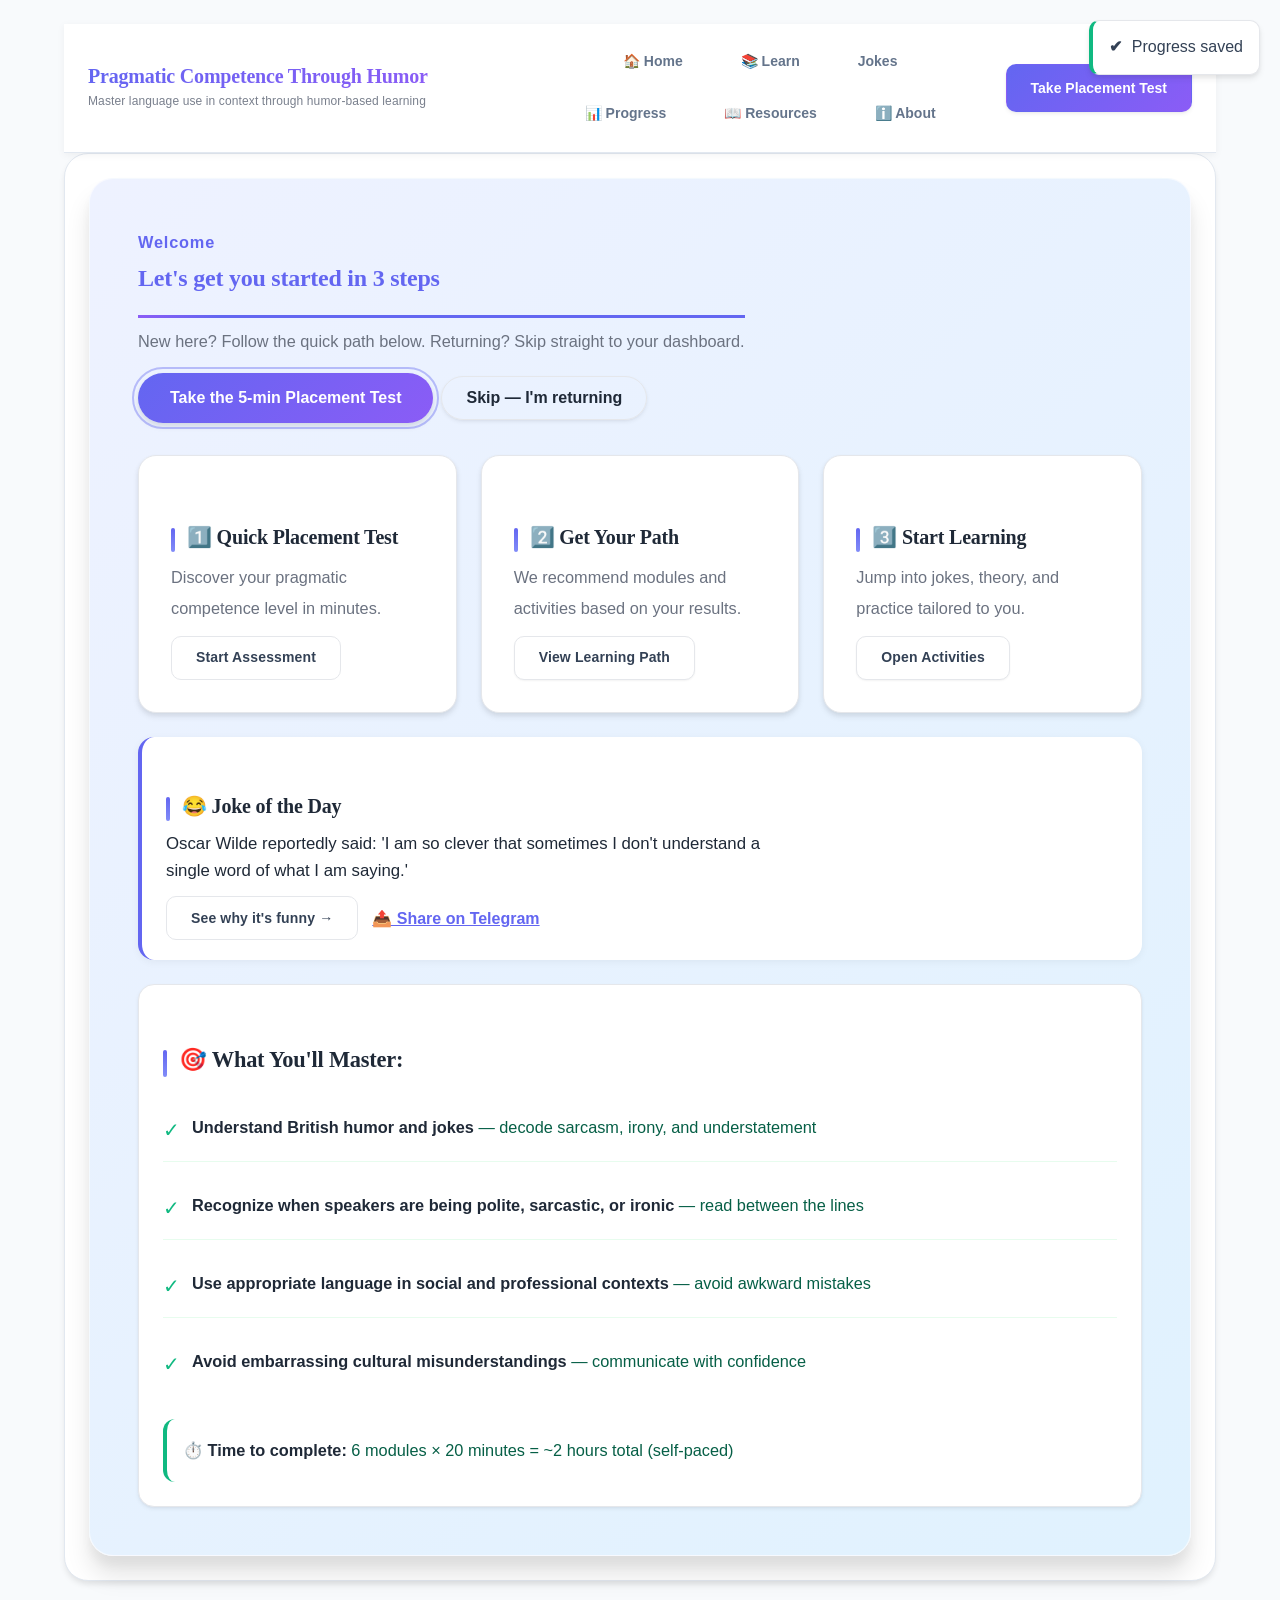
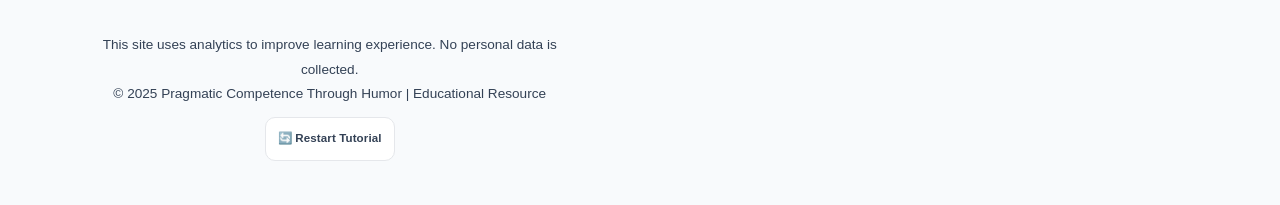
<file: index.html>
<!DOCTYPE html>
<html lang="en">
<head>
    <meta charset="UTF-8">
    <meta name="viewport" content="width=device-width, initial-scale=1.0">
    <title>Learn with Humour — Teaching Pragmatic Competence Through Humour</title>
    <meta name="description" content="Free interactive English course for Uzbek learners: understand British humour, sarcasm and irony through 80 analysed jokes, 6 self-paced modules, quizzes and a placement test. Available in English and Uzbek.">
    <meta name="keywords" content="learn English with jokes, English humour, pragmatic competence, English for Uzbek speakers, ingliz tili, hazil orqali ingliz tili, sarcasm, irony, ESL, EFL, free English course">
    <meta name="author" content="Learn With Humour">
    <meta name="robots" content="index, follow">
    <link rel="canonical" href="https://learnwithhumour.uz/">
    <meta name="theme-color" content="#6366f1">

    <!-- Open Graph (Facebook, Telegram, LinkedIn link previews) -->
    <meta property="og:type" content="website">
    <meta property="og:url" content="https://learnwithhumour.uz/">
    <meta property="og:title" content="Learn with Humour — Teaching Pragmatic Competence Through Humour">
    <meta property="og:description" content="Understand British humour, sarcasm and irony through 80 analysed jokes, 6 self-paced modules and quizzes. Free, in English and Uzbek.">
    <meta property="og:site_name" content="Learn with Humour">
    <meta property="og:locale" content="en_US">
    <meta property="og:locale:alternate" content="uz_UZ">

    <!-- Twitter Card -->
    <meta name="twitter:card" content="summary">
    <meta name="twitter:title" content="Learn with Humour — Teaching Pragmatic Competence Through Humour">
    <meta name="twitter:description" content="Understand British humour, sarcasm and irony through 80 analysed jokes, 6 self-paced modules and quizzes. Free, in English and Uzbek.">

    <!-- Share preview image: activates once og-image.png (1200x630) is uploaded to the repo root -->
    <meta property="og:image" content="https://learnwithhumour.uz/og-image.png">
    <meta property="og:image:width" content="1200">
    <meta property="og:image:height" content="630">

    <link rel="icon" href="data:image/svg+xml,<svg xmlns=%22http://www.w3.org/2000/svg%22 viewBox=%220 0 100 100%22><rect width=%22100%22 height=%22100%22 rx=%2220%22 fill=%22%236366f1%22/><text x=%2250%22 y=%2268%22 font-family=%22Georgia,serif%22 font-size=%2252%22 font-weight=%22bold%22 fill=%22white%22 text-anchor=%22middle%22>LH</text></svg>">

    <!-- Structured data for Google -->
    <script type="application/ld+json">
    {
      "@context": "https://schema.org",
      "@type": "Course",
      "name": "Pragmatic Competence Through Humour",
      "description": "Free interactive English course teaching pragmatic competence — sarcasm, irony, politeness and implicature — through analysed jokes, with 6 modules, quizzes and a CEFR placement test.",
      "url": "https://learnwithhumour.uz/",
      "inLanguage": ["en", "uz"],
      "isAccessibleForFree": true,
      "provider": {
        "@type": "Organization",
        "name": "Learn with Humour",
        "url": "https://learnwithhumour.uz/"
      },
      "hasCourseInstance": {
        "@type": "CourseInstance",
        "courseMode": "online",
        "courseWorkload": "PT2H"
      },
      "offers": {
        "@type": "Offer",
        "price": "0",
        "priceCurrency": "USD"
      }
    }
    </script>

    <!-- Modular CSS Architecture - Load in order -->
   <link rel="stylesheet" href="./variables.css?v=3">
<link rel="stylesheet" href="./base.css?v=3">
<link rel="stylesheet" href="./layout.css?v=3">
<link rel="stylesheet" href="./components.css?v=3">
<link rel="stylesheet" href="./modules.css?v=3">
<link rel="stylesheet" href="./theory-compact.css?v=3">
<link rel="stylesheet" href="./pragmatics-scaffold.css?v=3">
<link rel="stylesheet" href="./complete-styles.css?v=3">

    <!-- Content Security Policy -->
    <meta http-equiv="Content-Security-Policy" content="default-src 'self'; base-uri 'self'; object-src 'none'; img-src 'self' data: blob:; style-src 'self' 'unsafe-inline'; script-src 'self'; connect-src 'self' https://formsubmit.co; form-action 'self' https://formsubmit.co;">
</head>
<body>
    <!-- Language Toggle -->
    <div class="language-toggle" id="language-toggle">
        <button class="lang-btn active" data-lang="en" aria-label="Switch to English">ENG</button>
        <button class="lang-btn" data-lang="uz" aria-label="Switch to Uzbek">UZB</button>
    </div>

    <!-- Onboarding Modal -->
    <div class="modal-overlay" id="onboarding-modal" role="presentation" aria-hidden="true">
        <div class="modal" role="dialog" aria-modal="true" aria-labelledby="onboarding-title" aria-describedby="onboarding-desc" tabindex="-1">
            <!-- Skip Button -->
            <button data-action="onboarding-complete" class="modal-skip-btn">Skip Tutorial</button>

            <!-- Step 1: Welcome & Preview -->
            <div class="modal-step active" id="step1">
                <div class="modal-header">
                    <div class="modal-emoji-large" aria-hidden="true">👋</div>
                    <h2 class="modal-title" id="onboarding-title">Welcome to Pragmatic Competence!</h2>
                    <p class="modal-subtitle" id="onboarding-desc">Learn the hidden rules of communication through humor</p>
                </div>

                <div class="modal-example-box">
                    <h4 class="modal-example-title"><span aria-hidden="true">💡</span> <span class="visually-hidden">Quick Example</span>Quick Example</h4>
                    <p class="modal-example-joke">"How did you find your steak, sir?" <br>"I just looked next to the potatoes!"</p>
                    <p class="modal-example-explanation">This joke works because the customer takes "find" literally (locate), when the waiter meant it idiomatically (opinion). <strong>That's pragmatics!</strong></p>
                </div>

                <div class="modal-features-grid">
                    <div class="modal-feature-card">
                        <div class="modal-emoji-icon" aria-hidden="true">😂</div>
                        <div class="modal-feature-title">80 Examples</div>
                        <div class="modal-feature-desc">Jokes, dialogues & situations</div>
                    </div>
                    <div class="modal-feature-card">
                        <div class="modal-emoji-icon" aria-hidden="true">🎯</div>
                        <div class="modal-feature-title">30+ Activities</div>
                        <div class="modal-feature-desc">Practice real-world skills</div>
                    </div>
                    <div class="modal-feature-card">
                        <div class="modal-emoji-icon">✅</div>
                        <div class="modal-feature-title">Interactive Quizzes</div>
                        <div class="modal-feature-desc">Test your understanding</div>
                    </div>
                    <div class="modal-feature-card">
                        <div class="modal-emoji-icon">📊</div>
                        <div class="modal-feature-title">Track Progress</div>
                        <div class="modal-feature-desc">See your growth over time</div>
                    </div>
                </div>

                <div class="modal-footer">
                    <button class="nav-btn modal-btn-large" data-action="onboarding-next" aria-label="Continue to next step">Continue</button>
                    <p class="modal-caption">3 More steps · 2 minutes</p>
                </div>
            </div>

            <!-- Step 2: Quick Tour -->
            <div class="modal-step" id="step2">
                <div class="modal-header">
                    <h2 class="modal-title">🗺️ Quick Tour</h2>
                    <p class="modal-subtitle-small">Here's what you can do in this learning platform</p>
                </div>

                <div class="modal-tour-box">
                    <div class="modal-tour-content">
                        <div class="modal-tour-item">
                            <span class="modal-emoji-tour">😂</span>
                            <div>
                                <strong class="modal-tour-item-title">Joke Collection:</strong>
                                <span class="modal-tour-item-desc"> Read jokes, see pragmatic analysis, take notes</span>
                            </div>
                        </div>
                        <div class="modal-tour-item">
                            <span class="modal-emoji-tour">📖</span>
                            <div>
                                <strong class="modal-tour-item-title">Theory Reference:</strong>
                                <span class="modal-tour-item-desc"> Learn about GTVH and linguistic frameworks</span>
                            </div>
                        </div>
                        <div class="modal-tour-item">
                            <span class="modal-emoji-tour">🎯</span>
                            <div>
                                <strong class="modal-tour-item-title">Activities:</strong>
                                <span class="modal-tour-item-desc"> Practice with real scenarios and exercises</span>
                            </div>
                        </div>
                        <div class="modal-tour-item">
                            <span class="modal-emoji-tour">✅</span>
                            <div>
                                <strong class="modal-tour-item-title">Quizzes:</strong>
                                <span class="modal-tour-item-desc"> Test yourself and track your scores</span>
                            </div>
                        </div>
                        <div class="modal-tour-item">
                            <span class="modal-emoji-tour">📈</span>
                            <div>
                                <strong class="modal-tour-item-title">Progress Dashboard:</strong>
                                <span class="modal-tour-item-desc"> View stats, achievements, and personalized insights</span>
                            </div>
                        </div>
                    </div>
                </div>

                <div class="modal-tips-box">
                    <h4 class="modal-tips-title">💡 Pro Tips:</h4>
                    <ul class="modal-tips-list">
                        <li>Spend 10-15 minutes daily for best results</li>
                        <li>Your progress is saved automatically</li>
                        <li>Click the ❤️ to save your favorite examples</li>
                        <li>Use the 🔊 button to hear content read aloud</li>
                    </ul>
                </div>

                <div class="modal-footer-compact">
                    <button class="nav-btn modal-btn-back" data-action="onboarding-prev" aria-label="Go back to previous step">← Back</button>
                    <button class="nav-btn modal-btn-large" data-action="onboarding-next" aria-label="Continue to placement test">Continue →</button>
                    <p class="modal-step-indicator">Step 2 of 4</p>
                </div>
            </div>

            <!-- Step 3: Placement Test -->
            <div class="modal-step" id="step3">
                <div class="modal-header">
                    <div class="modal-emoji-medium">📝</div>
                    <h2 class="modal-title">Quick Placement Test</h2>
                    <p class="modal-subtitle-small">Let's find your starting level (5 minutes)</p>
                </div>

                <div class="modal-example-box">
                    <h4 class="modal-example-title"><span aria-hidden="true">🎯</span> Why take this test?</h4>
                    <ul style="margin: 0; padding-left: 20px; line-height: 1.8;">
                        <li>Start at the right level for you</li>
                        <li>Skip material you already know</li>
                        <li>Get personalized learning recommendations</li>
                        <li>Track your progress from day one</li>
                    </ul>
                </div>

                <div class="modal-tour-box">
                    <h4 class="modal-tour-title">
                        <span class="modal-emoji-feature">📋</span> What to Expect
                    </h4>
                    <div class="modal-tour-content">
                        <div class="modal-tour-item">
                            <span class="modal-emoji-tour">❓</span>
                            <div>
                                <strong class="modal-tour-item-title">15 Questions:</strong>
                                <span class="modal-tour-item-desc"> Multiple choice questions about humor and pragmatics</span>
                            </div>
                        </div>
                        <div class="modal-tour-item">
                            <span class="modal-emoji-tour">⏱️</span>
                            <div>
                                <strong class="modal-tour-item-title">5 Minutes:</strong>
                                <span class="modal-tour-item-desc"> Quick assessment, no time pressure</span>
                            </div>
                        </div>
                        <div class="modal-tour-item">
                            <span class="modal-emoji-tour">📊</span>
                            <div>
                                <strong class="modal-tour-item-title">Instant Results:</strong>
                                <span class="modal-tour-item-desc"> See your level and recommended starting module</span>
                            </div>
                        </div>
                    </div>
                </div>

                <div class="modal-footer-compact">
                    <button class="nav-btn modal-btn-back" data-action="onboarding-prev" aria-label="Go back to previous step">← Back</button>
                    <button class="nav-btn modal-btn-large" data-action="onboarding-start-placement" aria-label="Start placement test">Take Placement Test →</button>
                    <p class="modal-step-indicator">Step 3 of 4</p>
                    <p class="modal-caption" style="margin-top: 8px;"><a href="#" data-action="skip-placement-test" style="color: var(--text-tertiary); text-decoration: underline;">Skip and explore freely</a></p>
                </div>
            </div>

            <!-- Step 4: Dashboard/Ready to Start -->
            <div class="modal-step" id="step4">
                <div class="modal-header">
                    <div class="modal-emoji-medium">🎉</div>
                    <h2 class="modal-title">You're All Set!</h2>
                    <p class="modal-subtitle-small" id="placement-result-summary"></p>
                </div>

                <div class="modal-example-box" id="recommended-path-box">
                    <h4 class="modal-example-title"><span aria-hidden="true">🎯</span> Your Recommended Path</h4>
                    <div id="path-recommendations"></div>
                </div>

                <div class="modal-tips-box">
                    <h4 class="modal-tips-title">💡 Remember:</h4>
                    <ul class="modal-tips-list">
                        <li>Your progress is saved automatically</li>
                        <li>You can change your learning path anytime</li>
                        <li>Use the Progress Dashboard to track your growth</li>
                        <li>Practice daily for best results (10-15 minutes)</li>
                    </ul>
                </div>

                <div class="modal-footer">
                    <button class="nav-btn modal-btn-xl" data-action="onboarding-complete" aria-label="Complete onboarding and start learning">
                        🚀 Go to Dashboard
                    </button>
                    <p class="modal-caption">You can restart this tutorial anytime from the footer</p>
                </div>
            </div>

            <div class="step-indicator">
                <span class="step-dot active" data-step="1"></span>
                <span class="step-dot" data-step="2"></span>
                <span class="step-dot" data-step="3"></span>
                <span class="step-dot" data-step="4"></span>
            </div>
        </div>
    </div>

    <div class="container">
        <header>
            <div class="header-inner">
                <div class="header-top">
                    <div class="header-branding">
                        <h1> Pragmatic Competence Through Humor</h1>
                        <p class="subtitle">Master language use in context through humor-based learning</p>
                    </div>
                    <div id="streak-counter" class="header-streak-counter" style="display: none;">
                        🔥 0 day streak!
                    </div>
                </div>

                <nav class="primary-nav">
                    <a href="#home" class="nav-link" aria-label="Go to home dashboard">🏠 Home</a>
                    <a href="#guide" class="nav-link" aria-label="Go to learning path">📚 Learn</a>
                    <a href="#joke" class="nav-link" aria-label="Go to joke collection">Jokes</a>
                    <a href="#progress" class="nav-link" aria-label="Go to progress tracking">📊 Progress</a>
                    <a href="#resources" class="nav-link" aria-label="Go to resources">📖 Resources</a>
                    <a href="#about" class="nav-link" aria-label="Go to about section">ℹ️ About</a>
                </nav>

                <div class="nav-actions">
                    <button id="placement-btn" class="cta-primary" data-action="placement-start" aria-label="Take placement test">Take Placement Test</button>
                </div>
            </div>
        </header>

        <!-- Unified Navigation Bar -->
        <div class="breadcrumb-container hidden" id="breadcrumb-nav">
            <div class="breadcrumb-inner">
                <div class="nav-context" id="breadcrumb-content">
                    <span class="breadcrumb-item" role="button" tabindex="0" data-action="nav-section" data-section="home">Home</span>
                </div>
                <div class="nav-progress" id="nav-progress-area" style="display: none;">
                    <div class="progress-dots" id="progress-dots-content"></div>
                </div>
                <div class="breadcrumb-actions">
                    <button class="breadcrumb-link" type="button" data-action="nav-section" data-section="guide" aria-label="Return to learning path">↩ Back to Learning Path</button>
                </div>
            </div>
        </div>

        <main id="main-content">
            <!-- Landing / Welcome Section -->
            <section id="home" class="content-section active" role="region" aria-labelledby="home-heading">
                <div class="home-hero">
                    <div style="display:flex; flex-wrap:wrap; gap:16px; align-items:center; justify-content:space-between;">
                        <div>
                            <p style="color:#6366f1; font-weight:700; letter-spacing:0.05em;">Welcome</p>
                            <h2 id="home-heading" style="margin-bottom:8px;">Let's get you started in 3 steps</h2>
                            <p style="color:var(--text-secondary); max-width:620px;">New here? Follow the quick path below. Returning? Skip straight to your dashboard.</p>
                        </div>
                        <div style="display:flex; gap:8px; align-items:center; flex-wrap:wrap;">
                            <button class="cta-primary cta-pulse" id="cta-placement" data-action="placement-start" aria-label="Take the 5-minute placement test to assess your level">Take the 5-min Placement Test</button>
                            <button class="cta-secondary" data-action="skip-welcome" aria-label="Skip welcome section for returning users">Skip — I'm returning</button>
                        </div>
                    </div>
                    <div class="welcome-steps">
                        <div class="step-card">
                            <h3 style="display:flex; align-items:center; gap:8px; margin-bottom:8px;">1️⃣ Quick Placement Test</h3>
                            <p style="color:var(--text-secondary); margin-bottom:12px;">Discover your pragmatic competence level in minutes.</p>
                            <button class="nav-btn" data-action="placement-start" aria-label="Start placement test assessment">Start Assessment</button>
                        </div>
                        <div class="step-card">
                            <h3 style="display:flex; align-items:center; gap:8px; margin-bottom:8px;">2️⃣ Get Your Path</h3>
                            <p style="color:var(--text-secondary); margin-bottom:12px;">We recommend modules and activities based on your results.</p>
                            <button class="nav-btn secondary-btn" type="button" data-action="nav-section" data-section="guide" aria-label="View your personalized learning path">View Learning Path</button>
                        </div>
                        <div class="step-card">
                            <h3 style="display:flex; align-items:center; gap:8px; margin-bottom:8px;">3️⃣ Start Learning</h3>
                            <p style="color:var(--text-secondary); margin-bottom:12px;">Jump into jokes, theory, and practice tailored to you.</p>
                            <button class="nav-btn secondary-btn" type="button" data-action="nav-section" data-section="activities" aria-label="Open activities section to start learning">Open Activities</button>
                        </div>
                    </div>

                    <!-- Joke of the Day (filled by index-init.js once data loads) -->
                    <div id="joke-of-day" style="display: none; background: white; border-radius: 16px; padding: 20px 24px; margin-top: 24px; border-left: 4px solid #6366f1; box-shadow: 0 2px 8px rgba(0,0,0,0.05);">
                        <h3 style="margin-bottom: 8px;">😂 Joke of the Day</h3>
                        <p id="joke-of-day-text" style="font-size: 1.05rem; color: #1f2937; line-height: 1.6; margin-bottom: 12px;"></p>
                        <div style="display: flex; gap: 14px; flex-wrap: wrap; align-items: center;">
                            <button class="nav-btn" type="button" id="joke-of-day-open">See why it's funny →</button>
                            <a id="joke-of-day-share" href="#" target="_blank" rel="noopener noreferrer" style="color: #6366f1; font-weight: 600;">📤 Share on Telegram</a>
                        </div>
                    </div>

                    <!-- Value Proposition -->
                    <div class="value-props">
                        <h3 style="margin-bottom: 20px; font-size: 1.4em; display: flex; align-items: center; gap: 10px;">
                            🎯 What You'll Master:
                        </h3>
                        <ul style="list-style: none; padding: 0; margin: 0 0 24px 0;">
                            <li style="padding: 12px 0; display: flex; align-items: start; gap: 12px; border-bottom: 1px solid #86efac33;">
                                <span style="color: #10b981; font-size: 1.2em; flex-shrink: 0;">✓</span>
                                <span style="color: #065f46;"><strong>Understand British humor and jokes</strong> — decode sarcasm, irony, and understatement</span>
                            </li>
                            <li style="padding: 12px 0; display: flex; align-items: start; gap: 12px; border-bottom: 1px solid #86efac33;">
                                <span style="color: #10b981; font-size: 1.2em; flex-shrink: 0;">✓</span>
                                <span style="color: #065f46;"><strong>Recognize when speakers are being polite, sarcastic, or ironic</strong> — read between the lines</span>
                            </li>
                            <li style="padding: 12px 0; display: flex; align-items: start; gap: 12px; border-bottom: 1px solid #86efac33;">
                                <span style="color: #10b981; font-size: 1.2em; flex-shrink: 0;">✓</span>
                                <span style="color: #065f46;"><strong>Use appropriate language in social and professional contexts</strong> — avoid awkward mistakes</span>
                            </li>
                            <li style="padding: 12px 0; display: flex; align-items: start; gap: 12px;">
                                <span style="color: #10b981; font-size: 1.2em; flex-shrink: 0;">✓</span>
                                <span style="color: #065f46;"><strong>Avoid embarrassing cultural misunderstandings</strong> — communicate with confidence</span>
                            </li>
                        </ul>
                        <div style="background: white; border-radius: 12px; padding: 16px; border-left: 4px solid #10b981;">
                            <p style="margin: 0; color: #065f46;">
                                <strong>⏱️ Time to complete:</strong> 6 modules × 20 minutes = ~2 hours total (self-paced)
                            </p>
                        </div>
                    </div>
                </div>

                <!-- Progress Dashboard (for returning users) -->
                <div id="progress-dashboard" style="display: none; margin-top: 32px;">
                    <div style="background: linear-gradient(135deg, #eef2ff 0%, #e0f2fe 100%); border-radius: 20px; padding: 32px; margin-bottom: 24px; border: 1px solid #c7d2fe; box-shadow: 0 4px 12px rgba(99, 102, 241, 0.1);">
                        <div style="margin-bottom: 24px;">
                            <h2 style="font-size: 1.5rem; margin-bottom: 8px; background: linear-gradient(135deg, #6366f1 0%, #8b5cf6 100%); -webkit-background-clip: text; -webkit-text-fill-color: transparent; background-clip: text; font-weight: 700;">📊 Your Learning Dashboard</h2>
                            <p style="color: var(--text-secondary);">Track your progress and continue your pragmatic competence journey</p>
                        </div>

                        <!-- Overall Progress -->
                        <div style="background: white; border-radius: 16px; padding: 24px; margin-bottom: 24px; box-shadow: 0 2px 8px rgba(0,0,0,0.04);">
                            <div style="display: flex; justify-content: space-between; align-items: center; margin-bottom: 12px;">
                                <span style="font-weight: 600; color: #1f2937;">Overall Progress</span>
                                <span id="overall-progress-text" style="font-weight: 700; font-size: 1.25rem; color: #6366f1;">0%</span>
                            </div>
                            <div style="height: 12px; background: #e5e7eb; border-radius: 999px; overflow: hidden;">
                                <div id="overall-progress-bar" style="height: 100%; background: linear-gradient(90deg, #6366f1 0%, #8b5cf6 100%); width: 0%; transition: width 0.5s ease;"></div>
                            </div>
                            <p id="progress-summary" style="color: var(--text-secondary); font-size: 0.875rem; margin-top: 8px;">Loading your progress...</p>
                        </div>

                        <!-- Module Completion Cards -->
                        <div style="display: grid; grid-template-columns: repeat(auto-fit, minmax(180px, 1fr)); gap: 16px; margin-bottom: 24px;">
                            <div class="module-progress-card" data-module="module-1">
                                <div class="module-progress-icon">1</div>
                                <div class="module-progress-title">Module 1</div>
                                <div class="module-progress-status">Not Started</div>
                                <div class="module-progress-bar-mini">
                                    <div class="module-progress-fill-mini" style="width: 0%"></div>
                                </div>
                            </div>
                            <div class="module-progress-card" data-module="module-2">
                                <div class="module-progress-icon">2</div>
                                <div class="module-progress-title">Module 2</div>
                                <div class="module-progress-status">Not Started</div>
                                <div class="module-progress-bar-mini">
                                    <div class="module-progress-fill-mini" style="width: 0%"></div>
                                </div>
                            </div>
                            <div class="module-progress-card" data-module="module-3">
                                <div class="module-progress-icon">3</div>
                                <div class="module-progress-title">Module 3</div>
                                <div class="module-progress-status">Not Started</div>
                                <div class="module-progress-bar-mini">
                                    <div class="module-progress-fill-mini" style="width: 0%"></div>
                                </div>
                            </div>
                            <div class="module-progress-card" data-module="module-4">
                                <div class="module-progress-icon">4</div>
                                <div class="module-progress-title">Module 4</div>
                                <div class="module-progress-status">Not Started</div>
                                <div class="module-progress-bar-mini">
                                    <div class="module-progress-fill-mini" style="width: 0%"></div>
                                </div>
                            </div>
                            <div class="module-progress-card" data-module="module-5">
                                <div class="module-progress-icon">5</div>
                                <div class="module-progress-title">Module 5</div>
                                <div class="module-progress-status">Not Started</div>
                                <div class="module-progress-bar-mini">
                                    <div class="module-progress-fill-mini" style="width: 0%"></div>
                                </div>
                            </div>
                            <div class="module-progress-card" data-module="module-6">
                                <div class="module-progress-icon">6</div>
                                <div class="module-progress-title">Module 6</div>
                                <div class="module-progress-status">Not Started</div>
                                <div class="module-progress-bar-mini">
                                    <div class="module-progress-fill-mini" style="width: 0%"></div>
                                </div>
                            </div>
                        </div>

                        <!-- Continue Learning CTA -->
                        <div id="continue-learning-section" style="background: white; border-radius: 16px; padding: 24px; box-shadow: 0 2px 8px rgba(0,0,0,0.04); text-align: center; margin-bottom: 24px;">
                            <div style="font-size: 2rem; margin-bottom: 12px;">🎯</div>
                            <h3 style="font-size: 1.125rem; font-weight: 600; margin-bottom: 8px; color: #1f2937;">Next Recommended</h3>
                            <p id="next-step-text" style="color: var(--text-secondary); margin-bottom: 16px;">Start your first module to begin learning!</p>
                            <button id="continue-learning-btn" class="cta-primary" style="padding: 14px 32px;" data-action="continue-learning">
                                Continue Learning →
                            </button>
                        </div>

                        <!-- Progress Backup Section -->
                        <div style="background: linear-gradient(135deg, #fef3c7 0%, #fde68a 100%); border-radius: 16px; padding: 24px; box-shadow: 0 2px 8px rgba(0,0,0,0.04); border: 1px solid #fbbf24;">
                            <div style="display: flex; align-items: start; gap: 16px; margin-bottom: 16px;">
                                <div style="font-size: 2rem;">💾</div>
                                <div style="flex: 1;">
                                    <h3 style="font-size: 1.125rem; font-weight: 600; margin-bottom: 8px; color: #78350f;">Protect Your Progress</h3>
                                    <p style="color: #92400e; font-size: 0.9rem; margin-bottom: 16px; line-height: 1.5;">
                                        <strong>Important:</strong> Your progress is saved in your browser. If you clear browser data or switch devices, all progress will be lost. Download a backup to keep your data safe!
                                    </p>
                                    <div style="display: flex; gap: 12px; flex-wrap: wrap;">
                                        <button type="button" data-action="storage-export" class="nav-btn" style="padding: 12px 24px; background: #10b981; color: white; border: none; cursor: pointer; display: flex; align-items: center; gap: 8px;">
                                            <span>⬇️</span>
                                            <span>Download Backup</span>
                                        </button>
                                        <button type="button" data-action="storage-import" class="nav-btn" style="padding: 12px 24px; background: #6366f1; color: white; border: none; cursor: pointer; display: flex; align-items: center; gap: 8px;">
                                            <span>⬆️</span>
                                            <span>Restore from Backup</span>
                                        </button>
                                    </div>
                                </div>
                            </div>
                            <div style="background: rgba(255, 255, 255, 0.5); border-radius: 8px; padding: 12px; font-size: 0.85rem; color: #92400e;">
                                <strong>💡 Tip:</strong> Download a backup after completing each module to ensure you never lose progress!
                            </div>
                        </div>
                    </div>
                </div>
            </section>

            <!-- Placement Test Section -->
            <section id="placement" class="content-section">
                <h2>🎯 Find Your Level</h2>

                <!-- Intro screen -->
                <div id="placement-intro">
                    <div style="background: linear-gradient(135deg, #dbeafe 0%, #bfdbfe 100%); padding: 48px 32px; border-radius: 18px; text-align: center; margin-bottom: 32px;">
                        <div style="font-size: 64px; margin-bottom: 20px;">🎯</div>
                        <h3 style="font-size: 1.5em; margin-bottom: 16px; color: #1f2937;">Discover Your Starting Point</h3>
                        <p style="color: #6b7280; max-width: 500px; margin: 0 auto 24px;">
                            Answer 15 questions to find your current pragmatic competence level. This personalizes your learning path.
                        </p>
                        <p lang="en" style="background:#eef2ff; border-radius:8px; padding:10px 14px; color:#3730a3; max-width:500px; margin:0 auto 24px;">👉 <strong>O'zbekcha kerakmi?</strong> Boshlang'ich va o'rta daraja savollari o'zbek tilida ham beriladi — yuqoridagi <strong>UZB</strong> tugmasini bosing.</p>
                        <p lang="uz" style="background:#eef2ff; border-radius:8px; padding:10px 14px; color:#3730a3; max-width:500px; margin:0 auto 24px; display:none;">✅ Siz o'zbekcha rejimdasiz: A1–B1 savollari o'zbek tilida, yuqori daraja (B2–C1) savollari inglizcha beriladi.</p>

                        <!-- Reassurance Box -->
                        <div style="background: #f0fdf4; border: 2px solid #86efac; border-radius: 12px; padding: 20px; max-width: 550px; margin: 0 auto; text-align: left;">
                            <h4 style="color: #065f46; margin: 0 0 12px 0; font-size: 1.1em; display: flex; align-items: center; gap: 8px;">
                                <span style="font-size: 1.3em;">🌟</span> Friendly Reminder
                            </h4>
                            <p style="color: #065f46; margin: 0 0 12px 0; line-height: 1.6;">
                                <strong>This is not a pass/fail test!</strong> We're simply finding where you are now so we can:
                            </p>
                            <ul style="color: #065f46; margin: 0 0 12px 0; padding-left: 20px; line-height: 1.7;">
                                <li>Skip content you already know</li>
                                <li>Give you just-right challenges</li>
                                <li>Track your amazing progress</li>
                            </ul>
                            <div style="background: white; border-radius: 8px; padding: 12px; margin-top: 12px;">
                                <p style="color: #065f46; margin: 0; font-size: 0.95em;">
                                    <strong>🔒 Private:</strong> Your results are only visible to you<br>
                                    <strong>♻️ Flexible:</strong> You can retake this anytime
                                </p>
                            </div>
                        </div>
                    </div>

                    <div style="display: grid; grid-template-columns: repeat(auto-fit, minmax(150px, 1fr)); gap: 20px; max-width: 500px; margin: 0 auto 32px;">
                        <div style="background: #f9fafb; padding: 20px; border-radius: 12px; text-align: center;">
                            <div style="font-size: 24px;">⏱️</div>
                            <strong style="color: #6366f1;">5-7 min</strong>
                            <div style="font-size: 0.85em; color: #6b7280;">Quick test</div>
                        </div>
                        <div style="background: #f9fafb; padding: 20px; border-radius: 12px; text-align: center;">
                            <div style="font-size: 24px;">📝</div>
                            <strong style="color: #6366f1;">15 questions</strong>
                            <div style="font-size: 0.85em; color: #6b7280;">All levels</div>
                        </div>
                        <div style="background: #f9fafb; padding: 20px; border-radius: 12px; text-align: center;">
                            <div style="font-size: 24px;">🗺️</div>
                            <strong style="color: #6366f1;">Personal path</strong>
                            <div style="font-size: 0.85em; color: #6b7280;">Just for you</div>
                        </div>
                    </div>

                    <div style="text-align: center;">
                        <button class="nav-btn" id="start-placement-btn" type="button" data-action="placement-start" style="padding: 16px 48px; font-size: 1.1em;">
                            Start Assessment →
                        </button>
                    </div>
                </div>

                <!-- Quiz screen (hidden initially) -->
                <div id="placement-quiz" style="display: none;">
                    <div style="text-align: center; margin-bottom: 24px;">
                        <span style="color: #6b7280; font-weight: 600;">Question <span id="placement-current">1</span> of 15</span>
                        <div class="progress-bar" style="margin-top: 12px;">
                            <div class="progress-fill" id="placement-progress-bar" style="width: 8.33%;"></div>
                        </div>
                    </div>

                    <div style="background: white; border: 2px solid #e5e7eb; border-radius: 18px; padding: 32px; box-shadow: 0 4px 6px rgba(0,0,0,0.07);">
                        <span id="placement-level-badge" class="level-badge level-a1" style="margin-bottom: 16px;">A1-A2</span>
                        <div id="placement-question-text" style="font-size: 1.15em; line-height: 1.7; margin-bottom: 24px; font-weight: 500;">
                            Loading question...
                        </div>
                        <div id="placement-options" role="radiogroup" aria-labelledby="placement-question-text"></div>
                    </div>

                    <div style="text-align: center; margin-top: 24px;">
                        <button class="nav-btn" id="placement-next-btn" type="button" data-action="placement-next" disabled style="padding: 14px 40px; background: #6366f1; color: white; font-weight: 600; font-size: 1.05em;">
                            Next →
                        </button>
                    </div>
                </div>

                <!-- Results screen (hidden initially) -->
                <div id="placement-results" style="display: none;">
                    <div style="background: linear-gradient(135deg, #f0fdf4 0%, #dcfce7 100%); border-radius: 18px; padding: 48px 32px; max-width: 600px; margin: 0 auto; border: 2px solid #10b981; text-align: center;">
                        <div style="font-size: 64px; margin-bottom: 16px;">🎉</div>
                        <h3 style="font-size: 1.8em; margin-bottom: 24px; color: #1f2937;">Assessment Complete!</h3>

                        <div style="margin: 32px 0;">
                            <div id="placement-score" style="font-size: 4em; font-weight: 700; color: #10b981; line-height: 1;">0</div>
                            <div style="color: #6b7280; font-size: 1.1em;">out of 15 correct</div>
                        </div>

                        <div style="background: white; border-radius: 12px; padding: 24px; margin: 24px 0;">
                            <h4 style="color: #6b7280; margin-bottom: 12px;">🎯 Your Recommended Level:</h4>
                            <div id="placement-level-result" style="font-size: 1.5em; font-weight: 700; color: #6366f1; margin-bottom: 8px;">B1 Intermediate</div>
                            <p id="placement-level-description" style="color: #6b7280; margin-bottom: 16px;">Focus on indirect speech and polite requests</p>

                            <!-- Encouraging interpretation -->
                            <div id="placement-encouragement" style="background: #f0fdf4; border-left: 4px solid #10b981; padding: 16px; border-radius: 8px; text-align: left; margin-top: 16px;">
                                <p style="color: #065f46; margin: 0; line-height: 1.6;">
                                    <strong>Great start!</strong> <span id="encouragement-text">Based on your results, we'll recommend the perfect starting point for you.</span>
                                </p>
                                <p style="color: #065f46; margin: 8px 0 0 0; font-size: 0.95em;">
                                    💡 <strong>What this means:</strong> <span id="meaning-text">You'll skip content you've mastered and focus on areas where you'll grow the most!</span>
                                </p>
                            </div>
                        </div>

                        <div id="placement-breakdown" style="text-align: left; margin-top: 24px;"></div>

                        <div style="display: flex; gap: 16px; justify-content: center; margin-top: 32px; flex-wrap: wrap;">
                            <button class="nav-btn" id="start-learning-btn" type="button" data-action="placement-start-learning" style="padding: 14px 32px; background: linear-gradient(135deg, #10b981, #059669);">
                                🚀 Start Learning
                            </button>
                            <button class="nav-btn" id="retake-placement-btn" type="button" data-action="placement-retake" style="padding: 14px 32px; background: #6366f1; color: white;">
                                🔄 Retake Test
                            </button>
                        </div>
                    </div>
                </div>
            </section>

            <!-- IMPROVED: Learning Dashboard -->
            <section id="guide" class="content-section" role="region" aria-labelledby="guide-heading">
                <!-- Clean Hero Section -->
                <div style="background: linear-gradient(135deg, #667eea 0%, #764ba2 100%); border-radius: 20px; padding: 40px 32px; text-align: center; margin-bottom: 40px; color: white; box-shadow: 0 8px 24px rgba(102, 126, 234, 0.25);">
                    <h2 id="guide-heading" style="color: white; font-size: 2.5rem; margin-bottom: 12px;">📚 Learning Modules</h2>
                    <p style="font-size: 1.1rem; opacity: 0.95; max-width: 600px; margin: 0 auto;">Progress through 6 modules to master pragmatic competence with humor</p>
                </div>

                <!-- Local progress warning (shown on first run; dismissible) -->
<div id="local-progress-warning-banner" class="theory-box no-print"
    style="max-width: 900px; margin: 0 auto 24px auto;
           background: linear-gradient(135deg, #fef3c7 0%, #fde68a 100%);
           border-left: 4px solid #f59e0b;">

    <div style="display: flex; gap: 12px; align-items: flex-start; justify-content: space-between; flex-wrap: wrap;">
        
        <!-- Left side text -->
        <div style="min-width: 260px; flex: 1;">
            <h3 style="margin: 0 0 8px 0; color: #78350f;">
                ⚠️ Important: your progress is stored in this browser
            </h3>

            <p style="margin: 0; color: #78350f; line-height: 1.5;">
                If you clear browser data or switch devices, your progress can be lost.
                To safely move it to another device, use the <strong>QR Backup</strong> feature
                in the <strong>Progress</strong> section.
            </p>
        </div>

        <!-- Removed buttons (Generate Code / Restore Code / Dismiss) -->
        <!-- EMPTY RIGHT SIDE → keeps layout stable without legacy actions -->
        <div style="width: 1px;"></div>

    </div>
</div>


                <!-- Progress Overview -->
                <div id="progress-summary" style="background: white; border: 2px solid #e5e7eb; border-radius: 16px; padding: 24px; margin-bottom: 32px; max-width: 700px; margin-left: auto; margin-right: auto;">
                    <div style="display: flex; justify-content: space-around; text-align: center; flex-wrap: wrap; gap: 20px;">
                        <div>
                            <div style="font-size: 2.5rem; font-weight: 700; color: #6366f1;" id="modules-completed-count">0</div>
                            <div style="color: #6b7280; font-size: 0.9rem; margin-top: 4px;">Modules Completed</div>
                        </div>
                        <div>
                            <div style="font-size: 2.5rem; font-weight: 700; color: #10b981;" id="modules-in-progress-count">0</div>
                            <div style="color: #6b7280; font-size: 0.9rem; margin-top: 4px;">In Progress</div>
                        </div>
                        <div>
                            <div style="font-size: 2.5rem; font-weight: 700; color: #f59e0b;" id="overall-progress-percent">0%</div>
                            <div style="color: #6b7280; font-size: 0.9rem; margin-top: 4px;">Overall Progress</div>
                        </div>
                    </div>
                </div>

                <!-- Module Cards Section -->
                <div style="margin-bottom: 48px;">
                    <div style="text-align: center; margin-bottom: 24px;">
                        <h3 style="font-size: 1.8rem; margin-bottom: 8px; color: #1f2937;">Your Learning Path</h3>
                        <p style="color: #6b7280; font-size: 1rem;">Click any module to begin or continue learning</p>
                    </div>

                    <!-- Enhanced Module Cards -->
                    <div id="learning-path" style="display: grid; grid-template-columns: repeat(auto-fit, minmax(320px, 1fr)); gap: 24px; max-width: 1200px; margin: 0 auto;">
                        <div class="model-box" role="button" tabindex="0" data-action="module-modal-show" data-module-id="module-1" style="background: #ffffff; border: 1px solid #e5e7eb; border-left: 4px solid #10b981; border-radius: 8px; padding: 20px; cursor: pointer; transition: all 0.2s ease; box-shadow: 0 1px 3px rgba(0,0,0,0.05);">
                            <div style="margin-bottom: 12px;">
                                <span style="background: #f0fdf4; color: #065f46; padding: 4px 10px; border-radius: 4px; font-size: 0.75rem; font-weight: 600; text-transform: uppercase; letter-spacing: 0.5px;">A1–A2</span>
                            </div>
                            <h4 style="font-size: 1.1rem; font-weight: 600; color: #1f2937; margin-bottom: 6px;">First Steps in Pragmatics</h4>
                            <p style="color: #6b7280; font-size: 0.875rem; margin-bottom: 14px;">Beginner</p>
                            <div class="module-progress" data-module-progress="module-1"></div>
                        </div>

                        <div class="model-box" role="button" tabindex="0" data-action="module-modal-show" data-module-id="module-2" style="background: #ffffff; border: 1px solid #e5e7eb; border-left: 4px solid #3b82f6; border-radius: 8px; padding: 20px; cursor: pointer; transition: all 0.2s ease; box-shadow: 0 1px 3px rgba(0,0,0,0.05);">
                            <div style="margin-bottom: 12px;">
                                <span style="background: #eff6ff; color: #1e3a8a; padding: 4px 10px; border-radius: 4px; font-size: 0.75rem; font-weight: 600; text-transform: uppercase; letter-spacing: 0.5px;">B1</span>
                            </div>
                            <h4 style="font-size: 1.1rem; font-weight: 600; color: #1f2937; margin-bottom: 6px;">Building Pragmatic Skills</h4>
                            <p style="color: #6b7280; font-size: 0.875rem; margin-bottom: 14px;">Intermediate</p>
                            <div class="module-progress" data-module-progress="module-2"></div>
                        </div>

                        <div class="model-box" role="button" tabindex="0" data-action="module-modal-show" data-module-id="module-3" style="background: #ffffff; border: 1px solid #e5e7eb; border-left: 4px solid #f97316; border-radius: 8px; padding: 20px; cursor: pointer; transition: all 0.2s ease; box-shadow: 0 1px 3px rgba(0,0,0,0.05);">
                            <div style="margin-bottom: 12px;">
                                <span style="background: #fff7ed; color: #7c2d12; padding: 4px 10px; border-radius: 4px; font-size: 0.75rem; font-weight: 600; text-transform: uppercase; letter-spacing: 0.5px;">B2</span>
                            </div>
                            <h4 style="font-size: 1.1rem; font-weight: 600; color: #1f2937; margin-bottom: 6px;">Sharpening Your Pragmatic Edge</h4>
                            <p style="color: #6b7280; font-size: 0.875rem; margin-bottom: 14px;">Upper-Intermediate</p>
                            <div class="module-progress" data-module-progress="module-3"></div>
                        </div>

                        <div class="model-box" role="button" tabindex="0" data-action="module-modal-show" data-module-id="module-4" style="background: #ffffff; border: 1px solid #e5e7eb; border-left: 4px solid #a855f7; border-radius: 8px; padding: 20px; cursor: pointer; transition: all 0.2s ease; box-shadow: 0 1px 3px rgba(0,0,0,0.05);">
                            <div style="margin-bottom: 12px;">
                                <span style="background: #faf5ff; color: #581c87; padding: 4px 10px; border-radius: 4px; font-size: 0.75rem; font-weight: 600; text-transform: uppercase; letter-spacing: 0.5px;">C1</span>
                            </div>
                            <h4 style="font-size: 1.1rem; font-weight: 600; color: #1f2937; margin-bottom: 6px;">Pragmatic Mastery</h4>
                            <p style="color: #6b7280; font-size: 0.875rem; margin-bottom: 14px;">Advanced</p>
                            <div class="module-progress" data-module-progress="module-4"></div>
                        </div>

                        <div class="model-box" role="button" tabindex="0" data-action="module-modal-show" data-module-id="module-5" style="background: #ffffff; border: 1px solid #e5e7eb; border-left: 4px solid #ec4899; border-radius: 8px; padding: 20px; cursor: pointer; transition: all 0.2s ease; box-shadow: 0 1px 3px rgba(0,0,0,0.05);">
                            <div style="margin-bottom: 12px;">
                                <span style="background: #fdf2f8; color: #831843; padding: 4px 10px; border-radius: 4px; font-size: 0.75rem; font-weight: 600; text-transform: uppercase; letter-spacing: 0.5px;">B2-C1</span>
                            </div>
                            <h4 style="font-size: 1.1rem; font-weight: 600; color: #1f2937; margin-bottom: 6px;">Bridging Cultures</h4>
                            <p style="color: #6b7280; font-size: 0.875rem; margin-bottom: 14px;">Cross-Cultural</p>
                            <div class="module-progress" data-module-progress="module-5"></div>
                        </div>

                        <div class="model-box" role="button" tabindex="0" data-action="module-modal-show" data-module-id="module-6" style="background: #ffffff; border: 1px solid #e5e7eb; border-left: 4px solid #eab308; border-radius: 8px; padding: 20px; cursor: pointer; transition: all 0.2s ease; box-shadow: 0 1px 3px rgba(0,0,0,0.05);">
                            <div style="margin-bottom: 12px;">
                                <span style="background: #fefce8; color: #713f12; padding: 4px 10px; border-radius: 4px; font-size: 0.75rem; font-weight: 600; text-transform: uppercase; letter-spacing: 0.5px;">B2-C1</span>
                            </div>
                            <h4 style="font-size: 1.1rem; font-weight: 600; color: #1f2937; margin-bottom: 6px;">Analysing Humour: GTVH</h4>
                            <p style="color: #6b7280; font-size: 0.875rem; margin-bottom: 14px;">Specialized</p>
                            <div class="module-progress" data-module-progress="module-6"></div>
                        </div>
                    </div>

                    <p id="current-module-label" style="text-align: center; font-weight: 600; margin-top: 32px; color: #4b5563; font-size: 1.1rem;">
                        <span style="color: #6366f1;">Take the placement test to discover your recommended starting point</span>
                    </p>
                </div>
            </section>

            <!-- ENHANCED: Joke Collection -->
            <section id="joke" class="content-section" role="region" aria-labelledby="joke-heading">
                <h2 id="joke-heading">😂 Humor Collection</h2>
                <p lang="en" style="background:#eef2ff; border-left:4px solid #6366f1; border-radius:8px; padding:10px 14px; color:#3730a3; margin-bottom:16px;">👉 <strong>O'zbekcha kerakmi?</strong> Boshlang'ich (A1–A2) hazillar tahlili o'zbek tilida ham bor — yuqoridagi <strong>UZB</strong> tugmasini yoki tahlil ostidagi tugmani bosing.</p>
                <p lang="uz" style="background:#eef2ff; border-left:4px solid #6366f1; border-radius:8px; padding:10px 14px; color:#3730a3; margin-bottom:16px; display:none;">✅ Siz o'zbekcha rejimdasiz: boshlang'ich hazillar tahlili o'zbek tilida ko'rsatiladi. Inglizchaga qaytish uchun yuqoridagi <strong>ENG</strong> tugmasini bosing.</p>

                <div class="filter-buttons">
                    <button class="filter-btn active" type="button" data-joke-type="all" aria-label="Filter jokes to show all types">All Types</button>
                    <button class="filter-btn" type="button" data-joke-type="riddle" aria-label="Filter jokes to show only riddles">Riddles</button>
                    <button class="filter-btn" type="button" data-joke-type="pun" aria-label="Filter jokes to show only puns">Puns</button>
                    <button class="filter-btn" type="button" data-joke-type="dialogue" aria-label="Filter jokes to show only dialogues">Dialogues</button>
                    <button class="filter-btn" type="button" data-joke-type="anecdote" aria-label="Filter jokes to show only anecdotes">Anecdotes</button>
                    <button class="filter-btn" type="button" data-joke-type="cultural" aria-label="Filter jokes to show only cultural jokes">Cultural</button>
                </div>

                <div class="joke-card">
                    <button class="joke-favorite" id="joke-favorite-btn" aria-label="Add joke to favorites">☆</button>
                    <div class="joke-text" id="joke-text" aria-live="polite">Loading joke...</div>
                    <div class="badge-container">
                        <span class="level-badge" id="joke-level-tag"></span>
                        <span class="category-badge" id="joke-category-tag"></span>
                    </div>
                    <button class="audio-btn" id="read-joke-btn" aria-label="Listen to joke audio">🔊 Listen</button>

                    <div class="joke-explanation">
                        <h3>🔍 Pragmatic Analysis:</h3>
                        <p id="joke-analysis">Loading analysis...</p>

                        <h4 style="margin-top: 15px;">💡 Key Learning Points:</h4>
                        <ul id="joke-learning-points"></ul>
                    </div>

                    <!-- Pragmatics Scaffold (research-grade analysis) -->
                    <div id="joke-scaffold-container"></div>

                    <div class="notes-section">
                        <h4>📝 My Notes:</h4>
                        <textarea class="notes-textarea" id="joke-notes" placeholder="What did you learn? How could you use this in conversation?"></textarea>
                    </div>

                    <div class="checkbox-container">
                        <input type="checkbox" id="joke-checkbox">
                        <label for="joke-checkbox">I've analyzed and understood this example</label>
                    </div>
                </div>

              <div style="display: flex; gap: 10px; flex-wrap: wrap; align-items: center;">
    <button class="nav-btn no-print" type="button" id="prev-joke-btn">⬅️ Previous</button>
    <button class="nav-btn no-print" type="button" id="next-joke-btn">➡️ Next</button>
    <button class="nav-btn no-print" type="button" id="random-joke-btn">🎲 Random</button>
    <button class="nav-btn no-print" type="button" id="view-favorites-btn" style="background: #ff6b6b;">❤️ Favorites</button>
    <div class="joke-goto-container" style="display: inline-flex; align-items: center; gap: 8px; margin-left: 12px;">
    <label for="joke-goto-input" style="font-size: 14px; color: #4b5563;">Go to #</label>
    <input type="number" id="joke-goto-input" min="1" max="80" placeholder="1-80"
           style="width: 70px; padding: 8px 10px; border: 1px solid #d1d5db; border-radius: 6px; font-size: 14px;"
           onkeydown="if(event.key==='Enter'){document.getElementById('joke-goto-btn').click();}">
    <button type="button" id="joke-goto-btn" class="nav-btn"
            style="padding: 8px 14px; background: #6366f1; color: white; border-radius: 8px; font-size: 14px;"
>
        Go
    </button>
</div>  
</div>
            </section>

            <!-- ENHANCED: Theory Section with Deep Content -->
            <section id="theory" class="content-section" role="region" aria-labelledby="theory-heading">
                <h2 id="theory-heading">📖 Comprehensive Pragmatic Competence Theory</h2>

                <div class="recommendation-box">
                    <p><strong>💡 Learning Tip:</strong> Don't rush through theory! Each concept builds on the previous one. Take time to understand before moving forward.</p>
                </div>

                <!-- Visual Model -->
                <div class="visual-model">
                    <h3>The Complete Pragmatic Competence Framework</h3>
                    <div class="model-diagram">
                        <div class="model-box">
                            <strong>PRAGMALINGUISTIC</strong>
                            <p style="font-size: 0.9em; margin-top: 10px;">Linguistic Forms</p>
                        </div>
                        <div class="model-arrow">+</div>
                        <div class="model-box">
                            <strong>SOCIOPRAGMATIC</strong>
                            <p style="font-size: 0.9em; margin-top: 10px;">Social Context</p>
                        </div>
                        <div class="model-arrow">=</div>
                        <div class="model-box" style="background: var(--success);">
                            <strong>PRAGMATIC COMPETENCE</strong>
                            <p style="font-size: 0.9em; margin-top: 10px;">Appropriate Communication</p>
                        </div>
                    </div>
                    <p style="margin-top: 20px; font-style: italic; color: #666;">Humor requires mastery of BOTH components - that's why it's perfect for teaching pragmatics!</p>
                </div>

                <div class="theory-controls" aria-label="Theory accordion controls">
                    <button class="nav-btn" type="button" id="theory-toggle-all" data-state="closed">Expand all</button>
                    <div class="theory-progress" id="theory-progress-text">Theory 0/5 completed</div>
                </div>

                <div class="theory-accordion">
                <div class="accordion-item">
                    <button class="accordion-header" data-target="theory-intro-body" aria-expanded="false" aria-controls="theory-intro-body" aria-label="What is Pragmatic Competence? Toggle to expand or collapse">
                        <span>🎯 What is Pragmatic Competence? (Start Here!) <span class="section-time-estimate">⏱️ 3 min</span></span>
                        <span>▼</span>
                    </button>
                    <div class="accordion-body" id="theory-intro-body">
    <div class="theory-content-enhanced">
                        <p><strong>Definition:</strong> Pragmatic competence is the ability to use language appropriately in different social contexts, understanding not just WHAT words mean, but HOW and WHEN to use them.</p>
                        
                        <h4 style="margin-top: 20px;">Why Grammar Alone Isn't Enough:</h4>
                        <div class="theory-box">
                            <p><strong>Example 1:</strong></p>
                            <p>✗ <em>"Give me water."</em> (Grammatically correct, pragmatically rude in most contexts)</p>
                            <p>✓ <em>"Could I have some water, please?"</em> (Grammatically correct AND pragmatically appropriate)</p>
                            
                            <p style="margin-top: 15px;"><strong>Example 2:</strong></p>
                            <p>Student to teacher: <em>"Hey, you got a pen?"</em></p>
                            <p><strong>Problem:</strong> Too informal for the power relationship (student-teacher)</p>
                            <p><strong>Better:</strong> <em>"Excuse me, do you have a pen I could borrow?"</em></p>
                        </div>

                        <h4 style="margin-top: 20px;">The Three Pillars of Pragmatic Competence:</h4>
                        <ol>
                            <li><strong>Understanding context:</strong> Who, where, when, why</li>
                            <li><strong>Choosing appropriate forms:</strong> Formal vs. informal, direct vs. indirect</li>
                            <li><strong>Recognizing implied meaning:</strong> What's said vs. what's meant</li>
                        </ol>

                        <div class="key-concept-box">
                            <h5>🔑 Key Concept: Context is Everything</h5>
                            <p class="simple">The same words can be polite or rude depending on WHO says them, WHERE, and WHEN.</p>
                            <div class="example">
                                <strong>Example:</strong> "Thanks a lot!"<br>
                                ✓ <strong>Genuine gratitude:</strong> Said with a smile when someone helps you<br>
                                ✗ <strong>Sarcasm:</strong> Said with an eye-roll when someone makes things worse
                            </div>
                        </div>
                    
        <div class="theory-continue-row">
            <button class="nav-btn theory-continue-btn" data-next="pragmalinguistic-body">Continue ></button>
        </div>
    </div>
</div>

                <div class="accordion-item">
                    <button class="accordion-header" data-target="pragmalinguistic-body" aria-expanded="false" aria-controls="pragmalinguistic-body" aria-label="Pragmalinguistic Knowledge: The Linguistic Tools. Toggle to expand or collapse">
                        <span>🔤 Pragmalinguistic Knowledge: The Linguistic Tools <span class="section-time-estimate">⏱️ 5 min</span></span>
                        <span>▼</span>
                    </button>
                    <div class="accordion-body" id="pragmalinguistic-body">
    <div class="theory-content-enhanced">
                        <p><strong>This is WHAT linguistic forms you can use to express meanings.</strong></p>

                        <h4 style="margin-top: 20px;">1. Speech Acts (Austin & Searle)</h4>
                        <div class="theory-box">
                            <p><strong>Concept:</strong> When we speak, we perform actions - we don't just say things, we DO things with words.</p>
                            
                            <p style="margin-top: 15px;"><strong>Major Speech Acts:</strong></p>
                            <ul>
                                <li><strong>Requests:</strong> Getting someone to do something
                                    <ul style="margin-top: 5px;">
                                        <li>Direct: "Close the door."</li>
                                        <li>Indirect: "It's cold in here." (implies: please close the door)</li>
                                        <li>Very indirect: "I wonder if the door is open..." (requires inference)</li>
                                    </ul>
                                </li>
                                <li><strong>Apologies:</strong> "I'm sorry" + acknowledgment + remedy</li>
                                <li><strong>Compliments:</strong> Must be sincere, culturally appropriate</li>
                                <li><strong>Refusals:</strong> Often require softening (reason, alternative, apology)</li>
                                <li><strong>Complaints:</strong> Direct vs. indirect strategies</li>
                            </ul>

                            <h4 style="margin-top: 20px;">😂 Humor Example:</h4>
                            <p><em>"Doctor, I think I'm a dog." / "How long have you felt this way?" / "Ever since I was a puppy."</em></p>
                            <p><strong>Analysis:</strong> The patient's response violates the speech act expectation. The doctor expects a TIME reference ("for three weeks"), but gets a response that treats the false premise as true - creating humor through pragmatic violation.</p>
                        </div>

                        <h4 style="margin-top: 20px;">2. Conversational Implicature (Grice's Maxims)</h4>
                        <div class="theory-box">
                            <p><strong>Concept:</strong> We communicate more than we say. We follow unspoken rules (maxims) that allow listeners to infer meaning.</p>
                            
                            <p style="margin-top: 15px;"><strong>Grice's Four Maxims:</strong></p>
                            <ul>
                                <li><strong>Quantity:</strong> Say enough, but not too much
                                    <ul style="margin-top: 5px;">
                                        <li>Violation example: "How was the movie?" / "It had seats." (too little info)</li>
                                    </ul>
                                </li>
                                <li><strong>Quality:</strong> Be truthful
                                    <ul style="margin-top: 5px;">
                                        <li>Violation example: Sarcasm - "Oh great, more rain." (says opposite of what's meant)</li>
                                    </ul>
                                </li>
                                <li><strong>Relation:</strong> Be relevant
                                    <ul style="margin-top: 5px;">
                                        <li>Example: "Are you coming to the party?" / "I have an exam tomorrow." (implies: no, I can't come)</li>
                                    </ul>
                                </li>
                                <li><strong>Manner:</strong> Be clear, brief, orderly
                                    <ul style="margin-top: 5px;">
                                        <li>Violation example: Being intentionally vague to avoid directness</li>
                                    </ul>
                                </li>
                            </ul>

                            <h4 style="margin-top: 20px;">😂 Humor Example:</h4>
                            <p><em>"Are you coming to the party?" / "I have an exam tomorrow."</em></p>
                            <p><strong>Analysis:</strong> This demonstrates the Maxim of Relation - the response seems unrelated but is actually RELEVANT. The speaker implicates "No, I can't come" by providing a related reason instead of answering directly.</p>
                        </div>

                        <div class="comprehension-check">
                            <h4>✋ Before we continue, let's check your understanding...</h4>
                            <div class="comprehension-check-question">
                                <strong>Question:</strong> Your friend says "Nice weather!" during a rainstorm. Which maxim are they violating?
                            </div>
                            <button class="comprehension-reveal-btn" type="button" data-action="reveal-answer">Show Answer</button>
                            <div class="comprehension-check-answer">
                                <strong>Answer:</strong> The Maxim of <strong>Quality</strong> (be truthful). Your friend is using sarcasm by saying the opposite of what they mean. This intentional violation creates the sarcastic humor!
                            </div>
                        </div>

                        <h4 style="margin-top: 20px;">3. Politeness Strategies (Brown & Levinson)</h4>
                        <div class="theory-box">
                            <p><strong>Concept:</strong> We protect each other's "face" (public self-image) through politeness.</p>
                            
                            <p style="margin-top: 15px;"><strong>Two Types of Face:</strong></p>
                            <ul>
                                <li><strong>Positive Face:</strong> The desire to be liked, approved of, appreciated
                                    <ul style="margin-top: 5px;">
                                        <li>Threat: Criticism, disagreement, interruption</li>
                                        <li>Protection: Compliments, agreement, showing interest</li>
                                    </ul>
                                </li>
                                <li><strong>Negative Face:</strong> The desire to be unimpeded, to have freedom
                                    <ul style="margin-top: 5px;">
                                        <li>Threat: Requests, suggestions, advice, orders</li>
                                        <li>Protection: Indirectness, apologies, hedges ("maybe," "possibly")</li>
                                    </ul>
                                </li>
                            </ul>

                            <p style="margin-top: 15px;"><strong>Five Politeness Strategies (from most direct to most indirect):</strong></p>
                            <ol>
                                <li><strong>Bald on-record:</strong> "Give me that." (used in emergencies or with intimates)</li>
                                <li><strong>Positive politeness:</strong> "Hey friend, could you pass that?" (emphasizes solidarity)</li>
                                <li><strong>Negative politeness:</strong> "I'm sorry to bother you, but could you possibly..." (most common)</li>
                                <li><strong>Off-record indirect:</strong> "I can't find the salt..." (implies: please pass it)</li>
                                <li><strong>Don't do the FTA:</strong> Say nothing (avoid the face-threatening act entirely)</li>
                            </ol>

                            <h4 style="margin-top: 20px;">😂 Humor Example:</h4>
                            <p><em>"You're early again!" / "Yes, only thirty minutes late this time."</em></p>
                            <p><strong>Analysis:</strong> Friend 1 uses IRONY (positive politeness through teasing) to criticize face-threateningly. Friend 2 uses SELF-DEPRECATING humor (accepting the criticism) to maintain social harmony.</p>
                        </div>

                        <div class="real-world-box">
                            <h4>🌍 Use This In Real Life:</h4>
                            <ul>
                                <li><strong>At work:</strong> When asking your boss for time off, use negative politeness: "I'm sorry to ask, but would it be possible to take Friday off?" (protects their negative face)</li>
                                <li><strong>With friends:</strong> You can use positive politeness or even bald on-record: "Hey, pass the remote!" (intimacy allows directness)</li>
                                <li><strong>British communication:</strong> Notice how Brits often use off-record hints: "The door's still open..." means "Please close it" (indirect = polite)</li>
                                <li><strong>In emails:</strong> "Would you possibly be able to..." is more polite than "Can you..." especially with people you don't know well</li>
                            </ul>
                        </div>

                        <h4 style="margin-top: 20px;">4. Deixis and Reference</h4>
                        <div class="theory-box">
                            <p><strong>Concept:</strong> Words whose meaning depends on context: who's speaking, when, where.</p>
                            <ul>
                                <li><strong>Person deixis:</strong> I, you, we, they</li>
                                <li><strong>Time deixis:</strong> now, then, yesterday, tomorrow</li>
                                <li><strong>Place deixis:</strong> here, there, this, that</li>
                                <li><strong>Social deixis:</strong> formal vs. informal "you" (in many languages). English lacks grammatical social deixis (no formal 'you'), so speakers must use other strategies like titles, hedging, and indirect forms.</li>
                            </ul>
                            <p style="margin-top: 10px;"><strong>Pragmatic joke:</strong> A sign says "Free tomorrow." Tomorrow never comes - the deixis keeps shifting!</p>
                        </div>

                        <div class="learn-more-section">
                            <button class="learn-more-toggle" type="button" aria-expanded="false" data-action="learn-more-toggle">
                                <span>📚 Learn More: Advanced Politeness Theory</span>
                                <span class="arrow">▼</span>
                            </button>
                            <div class="learn-more-content">
                                <p><strong>For advanced learners:</strong> Brown & Levinson's politeness theory has been critiqued for being too Western-centric. Not all cultures value negative face (autonomy) as highly as positive face (belonging).</p>
                                <p style="margin-top:12px;"><strong>Cross-cultural variation:</strong></p>
                                <ul style="margin-left:20px; margin-top:8px;">
                                    <li>Collectivist cultures (e.g., Japan, Korea) may prioritize group harmony over individual freedom</li>
                                    <li>Direct communication styles (e.g., German, Dutch) may not use as much hedging</li>
                                    <li>Some cultures have unique politeness systems not captured by the framework (e.g., Korean honorifics)</li>
                                </ul>
                                <p style="margin-top:12px;"><em>Already familiar with cross-cultural pragmatics? <a href="#" data-action="accordion-open" data-target="sociopragmatic-body" style="color:#6366f1;">Skip to Sociopragmatic Knowledge →</a></em></p>
                            </div>
                        </div>
                    
        <div class="theory-continue-row">
            <button class="nav-btn theory-continue-btn" data-next="sociopragmatic-body">Continue ></button>
        </div>
    </div>
</div>

                <div class="accordion-item">
                    <button class="accordion-header" data-target="sociopragmatic-body" aria-expanded="false" aria-controls="sociopragmatic-body" aria-label="Sociopragmatic Knowledge: Reading Social Context. Toggle to expand or collapse">
                        <span>🌍 Sociopragmatic Knowledge: Reading Social Context <span class="section-time-estimate">⏱️ 4 min</span></span>
                        <span>▼</span>
                    </button>
                    <div class="accordion-body" id="sociopragmatic-body">
    <div class="theory-content-enhanced">
                        <p><strong>This is WHEN and HOW to use those linguistic forms appropriately in social situations.</strong></p>

                        <h4 style="margin-top: 20px;">1. Social Distance (Close vs. Distant)</h4>
                        <div class="theory-box">
                            <p><strong>Close relationships:</strong> Friends, family, intimate partners</p>
                            <ul>
                                <li>more direct language</li>
                                <li>Teasing and sarcasm acceptable</li>
                                <li>Can make bigger requests</li>
                                <li>Informal vocabulary</li>
                            </ul>

                            <p style="margin-top: 15px;"><strong>Distant relationships:</strong> Strangers, acquaintances, service interactions</p>
                            <ul>
                                <li>more indirect, polite forms</li>
                                <li>Careful with humor</li>
                                <li>Smaller requests only</li>
                                <li>Formal vocabulary</li>
                            </ul>

                            <h4 style="margin-top: 20px;">🌍 Cultural Example:</h4>
                            <p><strong>Uzbek Context:</strong> In Uzbekistan, even distant acquaintances may use warmer, more personal language than in individualistic Western cultures. Understanding YOUR cultural norms is crucial!</p>
                        </div>

                        <h4 style="margin-top: 20px;">2. Power Relations (Equal vs. Unequal)</h4>
                        <div class="theory-box">
                            <p><strong>Higher power:</strong> Boss, teacher, parent, older person (in hierarchical cultures)</p>
                            <ul>
                                <li>Can use more direct language</li>
                                <li>Can give orders</li>
                                <li>Can interrupt more freely</li>
                            </ul>

                            <p style="margin-top: 15px;"><strong>Lower power:</strong> Employee, student, child</p>
                            <ul>
                                <li>Must use polite, indirect forms</li>
                                <li>Should make requests, not demands</li>
                                <li>Should wait for turn to speak</li>
                            </ul>

                            <p style="margin-top: 15px;"><strong>⚠️ Pragmatic Failure Example:</strong></p>
                            <p>Student to professor: <em>"Hey, what's the homework?"</em></p>
                            <p><strong>Problem:</strong> Too informal for power asymmetry</p>
                            <p><strong>Better:</strong> <em>"Excuse me, Professor, could you remind me what the assignment is?"</em></p>
                        </div>

                        <h4 style="margin-top: 20px;">3. Imposition (Small vs. Large Requests)</h4>
                        <div class="theory-box">
                            <p><strong>Low imposition:</strong> "Could you pass the salt?" (small, easy, quick)</p>
                            <p><strong>High imposition:</strong> "Could you help me move apartments this weekend?" (big, effortful, time-consuming)</p>
                            
                            <p style="margin-top: 15px;"><strong>Rule:</strong> Higher imposition = more politeness needed</p>
                            <ul>
                                <li>Provide reasons</li>
                                <li>Offer compensation</li>
                                <li>Accept refusal gracefully</li>
                                <li>Use very indirect language</li>
                            </ul>
                        </div>

                        <h4 style="margin-top: 20px;">4. Cultural Context Variables</h4>
                        <div class="theory-box">
                            <p><strong>Directness:</strong> Some cultures value directness (Dutch, German), others value indirectness (Japanese, Uzbek in certain contexts)</p>
                            
                            <p style="margin-top: 15px;"><strong>Example of Cultural Difference:</strong></p>
                            <ul>
                                <li><strong>American:</strong> "I disagree" (direct, individual-focused)</li>
                                <li><strong>Japanese:</strong> "That's an interesting perspective..." (indirect, harmony-focused)</li>
                                <li><strong>Uzbek:</strong> Often depends on context - direct with close relationships, indirect with distant or hierarchical ones</li>
                            </ul>

                            <h4 style="margin-top: 20px;">🌍 Cross-Cultural Humor Failure:</h4>
                            <p>An American jokes with a new Uzbek colleague: <em>"Your presentation was terrible!"</em> (said with a smile, intending teasing compliment)</p>
                            <p><strong>Problem:</strong> The Uzbek colleague doesn't know the speaker well enough to interpret this as teasing. Result: offense or confusion.</p>
                        </div>
                    
        <div class="theory-continue-row">
            <button class="nav-btn theory-continue-btn" data-next="humor-theory-body">Continue ></button>
        </div>
    </div>
</div>

                <div class="accordion-item">
                    <button class="accordion-header" data-target="humor-theory-body">
                        <span>💡 Why Humor Works for Teaching Pragmatics</span>
                        <span>▼</span>
                    </button>
                    <div class="accordion-body" id="humor-theory-body">
    <div class="theory-content-enhanced">
                        <h4>The Humor-Pragmatics Connection</h4>
                        <div class="theory-box">
                            <p><strong>Humor REQUIRES pragmatic competence to understand:</strong></p>
                            <ul>
                                <li>You must understand BOTH literal meaning AND intended meaning</li>
                                <li>You must recognize when expectations are violated</li>
                                <li>You must have cultural/contextual knowledge</li>
                                <li>You must infer implied meanings</li>
                            </ul>

                            <p style="margin-top: 20px;"><strong>Three Major Theories of Humor (All Pragmatic!):</strong></p>
                            
                            <h4 style="margin-top: 15px;">1. Incongruity Theory</h4>
                            <p>Humor arises from violated expectations - something unexpected in the context.</p>
                            <p><em>Example: "I used to be a banker, but I lost interest."</em></p>
                            <p><strong>Pragmatic element:</strong> "Lost interest" has two meanings - context makes you expect one, but you get the other.</p>

                            <h4 style="margin-top: 15px;">2. Superiority Theory</h4>
                            <p>Humor comes from feeling superior to someone else's misfortune or mistake.</p>
                            <p><em>Example: Someone slipping on a banana peel (slapstick)</em></p>
                            <p><strong>Pragmatic element:</strong> Only funny if the situation is LOW-STAKES and the person isn't seriously hurt - requires social judgment.</p>

                            <h4 style="margin-top: 15px;">3. Relief Theory</h4>
                            <p>Humor releases tension about taboo or serious topics.</p>
                            <p><em>Example: Jokes about difficult experiences (illness, stress, aging)</em></p>
                            <p><strong>Pragmatic element:</strong> Must judge WHEN and WITH WHOM such jokes are appropriate - timing and audience matter immensely.</p>
                        </div>

                        <h4 style="margin-top: 20px;">Types of Pragmatic Humor</h4>
                        <div class="theory-box">
                            <ul>
                                <li><strong>Wordplay (Puns):</strong> Multiple meanings, homophones
                                    <ul><li>"Why did the bicycle fall over? It was two-tired."</li></ul>
                                </li>
                                <li><strong>Sarcasm/Irony:</strong> Saying opposite of what you mean
                                    <ul><li>"Oh perfect, it's raining again." (when you hate rain)</li></ul>
                                </li>
                                <li><strong>Pragmatic Failure Jokes:</strong> Someone misses implied meaning
                                    <ul><li>"How did you find the steak?" / "I looked next to the potatoes."</li></ul>
                                </li>
                                <li><strong>Cultural References:</strong> Require shared background knowledge
                                    <ul><li>Jokes about local celebrities, events, idioms</li></ul>
                                </li>
                                <li><strong>Absurdist Humor:</strong> Violates logical expectations
                                    <ul><li>"I used to play piano by ear, but now I use my hands."</li></ul>
                                </li>
                            </ul>
                        </div>

                        <h4 style="margin-top: 20px;">Pedagogical Benefits of Using Humor</h4>
                        <div class="theory-box" style="background: #e8f5e9;">
                            <p><strong>Research-backed benefits:</strong></p>
                            <ol>
                                <li><strong>Motivation:</strong> Humor makes learning enjoyable, increasing engagement</li>
                                <li><strong>Memory:</strong> Emotional content (like humor) is remembered better</li>
                                <li><strong>Anxiety Reduction:</strong> Laughing lowers affective filter</li>
                                <li><strong>Authentic Input:</strong> Jokes are real language use, not textbook examples</li>
                                <li><strong>Cultural Insight:</strong> Humor reveals cultural values and norms</li>
                                <li><strong>Metalinguistic Awareness:</strong> Analyzing why something is funny develops deeper language understanding</li>
                                <li><strong>Safe Practice:</strong> Mistakes with humor are low-stakes</li>
                            </ol>
                        </div>
                    
        <div class="theory-continue-row">
            <button class="nav-btn theory-continue-btn" data-next="pragmatic-failure-body">Continue ></button>
        </div>
    </div>
</div>

                <div class="accordion-item">
                    <button class="accordion-header" data-target="pragmatic-failure-body">
                        <span>⚠️ Pragmatic Failure: When Communication Breaks Down</span>
                        <span>▼</span>
                    </button>
                    <div class="accordion-body" id="pragmatic-failure-body">
    <div class="theory-content-enhanced">
                        <h4>Understanding Pragmatic Failure</h4>
                        <div class="theory-box">
                            <p><strong>Definition:</strong> When communication fails NOT because of grammar errors, but because of inappropriate language use for the social context.</p>
                            
                            <p style="margin-top: 20px;"><strong>Two Types (Thomas, 1983):</strong></p>
                            
                            <h4 style="margin-top: 15px;">1. Pragmalinguistic Failure</h4>
                            <p>Using the WRONG LINGUISTIC FORM for your intended meaning.</p>
                            <p><strong>Example:</strong> Non-native speaker says "I want water" to a waiter.</p>
                            <ul style="margin-top: 10px;">
                                <li><strong>Intention:</strong> Polite request</li>
                                <li><strong>Reception:</strong> Rude demand</li>
                                <li><strong>Problem:</strong> Should use modal + politeness: "Could I have some water, please?"</li>
                            </ul>

                            <h4 style="margin-top: 20px;">2. Sociopragmatic Failure</h4>
                            <p>Misjudging the SOCIAL CONTEXT - wrong level of formality, directness, or imposition.</p>
                            <p><strong>Example:</strong> Student emails professor: "Hey Prof, I need an extension lol"</p>
                            <ul style="margin-top: 10px;">
                                <li><strong>Problems:</strong></li>
                                <ul>
                                    <li>Too informal ("Hey," "lol")</li>
                                    <li>Too direct ("I need")</li>
                                    <li>No reason given</li>
                                    <li>Doesn't acknowledge imposition</li>
                                </ul>
                                <li><strong>Better:</strong> "Dear Professor [Name], I'm writing to respectfully request an extension on the assignment due Friday. [Reason]. I understand this is an imposition. Would it be possible to submit it by Monday? Thank you for considering my request."</li>
                            </ul>
                        </div>

                        <h4 style="margin-top: 20px;">Common Sources of Pragmatic Failure</h4>
                        <div class="theory-box">
                            <ul>
                                <li><strong>L1 Transfer:</strong> Using your native culture's norms in the target language
                                    <ul><li>Example: Very direct refusals in cultures where indirectness is expected</li></ul>
                                </li>
                                <li><strong>Overgeneralization:</strong> Applying one rule too broadly
                                    <ul><li>Example: Using "please" makes everything polite (not always true!)</li></ul>
                                </li>
                                <li><strong>Teaching Materials:</strong> Textbooks don't always show authentic pragmatic use
                                    <ul><li>Example: Learning "How do you do?" as a greeting (outdated/formal)</li></ul>
                                </li>
                                <li><strong>Lack of Input:</strong> Not enough exposure to real language use in context</li>
                                <li><strong>Fossilization:</strong> Incorrect pragmatic patterns become habitual</li>
                            </ul>
                        </div>

                        <h4 style="margin-top: 20px;">😂 Humor Examples of Pragmatic Failure</h4>
                        <div class="theory-box" style="background: #fff3cd;">
                            <p><strong>Example 1: Literal interpretation</strong></p>
                            <p>"Does this bus go to Tashkent?" / "No, it goes by itself."</p>
                            <p><strong>Analysis:</strong> Speaker B misses that this is an INDIRECT SPEECH ACT (request for information, not a question about the bus's autonomy).</p>

                            <p style="margin-top: 20px;"><strong>Example 2: Missing implicature</strong></p>
                            <p>"How did you find the steak?" / "I just looked next to the potatoes."</p>
                            <p><strong>Analysis:</strong> "Find" is used idiomatically to mean "What did you think of it?" The customer responds to literal meaning only.</p>

                            <p style="margin-top: 20px;"><strong>Example 3: Power violation</strong></p>
                            <p>Employee to CEO: "Yo boss, that meeting was boring."</p>
                            <p><strong>Analysis:</strong> Too informal for the power asymmetry + face-threatening to superior.</p>
                        </div>
                    
        <div class="theory-continue-row">
            <button class="nav-btn theory-continue-btn" data-next="">Collapse</button>
        </div>
    </div>
</div>
                </div>
                <div class="theory-box" style="background: linear-gradient(135deg, #e3f2fd, #bbdefb); border-left: 5px solid var(--success); margin-top: 30px;">
                    <h3 style="text-align: center; color: var(--success);">You've Completed the Core Theory!</h3>
                    <p style="text-align: center; margin-top: 10px;">Now it's time to see these concepts in action. Move to the <strong>Joke Collection</strong> or <strong>Activities</strong> to apply what you've learned!</p>
                </div>
            </section>

            <!-- Activities Section (keeping existing structure, enhanced) -->
            <section id="activities" class="content-section" role="region" aria-labelledby="activities-heading">
                <h2 id="activities-heading">Learning Activities by Level</h2>

                <div class="recommendation-box">
                    <p><strong>Study Tip:</strong> 1) Pick your level and difficulty, 2) Read the pragmatic focus, 3) Write your response/notes, 4) Mark complete before moving up.</p>
                </div>

                <div class="search-container">
                    <input type="search" class="search-input" id="activity-search" placeholder="🔍 Search activities by keyword..." aria-label="Search activities by keyword">
                </div>

                <div class="filter-buttons" id="level-filters">
                    <button class="filter-btn active" data-level="all" aria-label="Filter activities to show all levels">All Levels</button>
                    <button class="filter-btn" data-level="A1" aria-label="Filter activities for A1 beginner level">A1 - Beginner</button>
                    <button class="filter-btn" data-level="A2" aria-label="Filter activities for A2 elementary level">A2 - Elementary</button>
                    <button class="filter-btn" data-level="B1" aria-label="Filter activities for B1 intermediate level">B1 - Intermediate</button>
                    <button class="filter-btn" data-level="B2" aria-label="Filter activities for B2 upper-intermediate level">B2 - Upper-Intermediate</button>
                    <button class="filter-btn" data-level="C1" aria-label="Filter activities for C1 advanced level">C1 - Advanced</button>
                </div>

                <div class="filter-buttons" id="difficulty-filters">
                    <button class="filter-btn active" data-difficulty="all" aria-label="Filter activities to show all difficulty levels">All Difficulties</button>
                    <button class="filter-btn" data-difficulty="easy" aria-label="Filter activities to show only easy difficulty">Easy</button>
                    <button class="filter-btn" data-difficulty="medium" aria-label="Filter activities to show only medium difficulty">Medium</button>
                    <button class="filter-btn" data-difficulty="hard" aria-label="Filter activities to show only hard difficulty">Hard</button>
                </div>

                <button class="print-btn no-print" id="print-activities-btn">Print Worksheet</button>

                <div id="activities-container"></div>
            </section>

            <!-- Quiz Section (keeping existing) -->
            <section id="quiz" class="content-section" role="region" aria-labelledby="quiz-heading">
                <h2 id="quiz-heading">Interactive Quizzes</h2>

                <div class="recommendation-box">
                    <p><strong>Quiz Strategy:</strong> Read the stem twice, pick the best pragmatic fit, then review the feedback before moving on.</p>
                </div>

                <div class="filter-buttons" id="quiz-level-filters">
                    <button class="filter-btn active" data-quiz-level="all">Mixed Levels</button>
                    <button class="filter-btn" data-quiz-level="beginner">Beginner (A1-A2)</button>
                    <button class="filter-btn" data-quiz-level="intermediate">Intermediate (B1-B2)</button>
                    <button class="filter-btn" data-quiz-level="advanced">Advanced (C1+)</button>
                </div>

                <div id="quiz-container"></div>
                <p style="margin-top:12px; color: var(--text-secondary);">Tip: Advanced learners—try Intermediate first to warm up, then retake at Advanced to check mastery.</p>

                <div style="text-align: center; margin-top: 20px;">
                    <button class="nav-btn" id="check-quiz-btn" style="display: none; background: #10b981; color: white; font-weight: 600; font-size: 1.05em;">✓ Check Answers</button>
                    <button class="nav-btn" id="retry-quiz-btn" style="display: none;">Try Another Quiz</button>
                </div>
            </section>

            <!-- Progress Section (keeping existing) -->
            <section id="progress" class="content-section" role="region" aria-labelledby="progress-heading">
                <h2 id="progress-heading">📊 My Learning Progress</h2>

                <div class="stats-grid">
                    <div class="stat-card">
                        <div class="stat-label">Examples Analyzed</div>
                        <div class="stat-number" id="stat-jokes-read">0</div>
                    </div>
                    <div class="stat-card">
                        <div class="stat-label">Activities Completed</div>
                        <div class="stat-number" id="stat-activities-completed">0</div>
                    </div>
                    <div class="stat-card">
                        <div class="stat-label">Quizzes Taken</div>
                        <div class="stat-number" id="stat-quizzes-taken">0</div>
                    </div>
                    <div class="stat-card">
                        <div class="stat-label">Average Score</div>
                        <div class="stat-number" id="stat-avg-score">0%</div>
                    </div>
                </div>

                <h3>🏆 Achievement Badges</h3>
                <div id="achievement-container" style="text-align: center;"></div>

                <h3>Progress by Level</h3>
                <div id="level-progress-container"></div>

                <h3>Learning Insights</h3>
                <div class="theory-box" id="learning-insights">
                    <p>Complete more activities to unlock personalized insights about your learning journey!</p>
                </div>

                <div style="text-align: center; margin-top: 30px;">
                    <button class="nav-btn no-print" id="reset-progress-btn" style="background: var(--danger); color: white;">🔄 Reset All Progress</button>
                    <p style="margin-top: 16px; color: var(--text-secondary); font-size: 0.9em;">
                        💡 Your progress is saved in this browser. Use the QR backup below to move it to another device.
                    </p>
                </div>
                <!-- Progress Backup (Optional) -->
                <div class="progress-backup-box" style="margin-top: 28px; padding: 20px; border: 1px solid #e5e7eb; border-radius: 12px; background: #f8fafc;">
                    <h3 style="margin: 0 0 10px 0; color: var(--text-primary);">Progress Backup (Optional)</h3>
                    <p style="margin: 0 0 12px 0; color: var(--text-secondary);">Your learning progress is stored only in this browser. You can optionally create a QR backup to move it to another device.</p>
                    <div style="display: flex; gap: 12px; flex-wrap: wrap;">
                        <button type="button" id="qr-backup-btn" class="nav-btn" style="background: #0ea5e9; color: white; font-weight: 600; padding: 10px 18px; cursor: pointer; transition: all 0.2s;" aria-label="Generate QR code backup of your learning progress">Show QR Backup</button>
                        <button type="button" id="qr-restore-btn" class="nav-btn" style="background: #10b981; color: white; font-weight: 600; padding: 10px 18px; cursor: pointer; transition: all 0.2s;" aria-label="Scan QR code to restore your learning progress">Scan QR to Restore</button>
                    </div>
                    <div id="qr-backup-modal" class="qr-modal" role="dialog" aria-modal="true" aria-labelledby="qr-backup-title" aria-hidden="true" style="display:none; position:fixed; inset:0; background: rgba(0,0,0,0.7); align-items:center; justify-content:center; z-index: 9999;">
                        <div class="qr-modal-content" style="background: var(--bg-primary, white); padding: 24px; border-radius: 12px; max-width: 420px; width: 90%; box-shadow: 0 10px 40px rgba(0,0,0,0.3); text-align: center;">
                            <h4 id="qr-backup-title" style="margin: 0 0 12px 0; color: var(--text-primary); font-size: 1.25rem;">QR Backup</h4>
                            <p id="qr-backup-status" style="margin-bottom: 16px; color: var(--text-secondary); min-height: 20px;"></p>
                            <div id="qr-backup-code" style="margin: 16px auto; min-height: 260px; display: flex; align-items: center; justify-content: center;"></div>
                           <div style="margin-top: 12px; display: flex; gap: 8px; justify-content: center; flex-wrap: wrap;">
            <button type="button" id="qr-backup-download" class="nav-btn"
                    style="background: #0ea5e9; color: white; padding: 10px 20px; font-weight: 600; cursor: pointer;">
                Download QR as PNG
            </button>
            <button type="button" id="qr-backup-close" class="nav-btn"
                    style="background: #6b7280; color: white; padding: 10px 24px; font-weight: 600; cursor: pointer;"
                    aria-label="Close QR backup modal">
                Close
            </button>
                                    </div>
                    </div>
                    </div>
                    <div id="qr-restore-modal" class="qr-modal" role="dialog" aria-modal="true" aria-labelledby="qr-restore-title" aria-hidden="true" style="display:none; position:fixed; inset:0; background: rgba(0,0,0,0.7); align-items:center; justify-content:center; z-index: 9999;">
                        <div class="qr-modal-content" style="background: var(--bg-primary, white); padding: 24px; border-radius: 12px; max-width: 520px; width: 90%; box-shadow: 0 10px 40px rgba(0,0,0,0.3); text-align: center;">
                            <h4 id="qr-restore-title" style="margin: 0 0 12px 0; color: var(--text-primary); font-size: 1.25rem;">Scan QR to Restore</h4>
                            <div id="qr-restore-reader" style="width: 100%; min-height: 280px; margin: 16px auto; background: #f8fafc; border: 2px dashed #cbd5e1; border-radius: 8px; overflow: hidden; display: flex; align-items: center; justify-content: center;"></div>
                            <p id="qr-restore-status" style="margin-top: 12px; color: var(--text-secondary); min-height: 20px; font-size: 0.95rem;"></p>
                                                        <button type="button" id="qr-restore-close" class="nav-btn" style="background: #6b7280; color: white; margin-top: 16px; padding: 10px 24px; font-weight: 600; cursor: pointer;" aria-label="Close QR restore modal">Close</button>
                        </div>
                    </div>
                </div>

                <!-- Progress Access Information -->
                <div class="theory-box" style="margin-top: 32px; background: linear-gradient(135deg, #e0f2fe 0%, #bae6fd 100%); border-left: 4px solid var(--primary);">
                    <h3 style="color: var(--primary-dark); margin-bottom: 12px; font-size: 1.125rem;">
    Access Your Progress on Multiple Devices
</h3>

                    <p style="color: #4338ca; margin-bottom: 12px; line-height: 1.6;">Your learning progress is stored locally in your browser on this device. It is not synced automatically through browser accounts or cloud services.</p>
                    <p style="color: #4338ca; margin-bottom: 12px; line-height: 1.6;">If you want to move your progress to another device, you can use the optional QR backup feature:</p>
                    <ul style="color: #1e3a8a; margin: 0 0 12px 20px; padding: 0; line-height: 1.6;">
                        <li><strong>On the original device:</strong> Open the platform and click "Show QR Backup" to generate a QR code with your current progress.</li>
                        <li><strong>On the new device:</strong> Open the platform, click "Scan QR to Restore", and point the camera at the QR code from your original device.</li>
                    </ul>
                    <p style="color: #4338ca; margin: 0; line-height: 1.6;">If you do nothing, your progress simply stays on this device and remains private to this browser.</p>
                </div>
            </section>

            <!-- Graduation Section -->
            <section id="graduation" class="content-section" role="region" aria-labelledby="graduation-heading">
                <div style="text-align: center; max-width: 800px; margin: 0 auto;">
                    <!-- Celebration Header -->
                    <div style="background: linear-gradient(135deg, #fef3c7 0%, #fde68a 100%); padding: 40px; border-radius: 20px; margin-bottom: 32px; box-shadow: var(--shadow-xl);">
                        <div style="font-size: 4rem; margin-bottom: 16px; animation: bounce 1s ease infinite;">🎓</div>
                        <h2 id="graduation-heading" style="font-size: 2.5rem; color: #78350f; margin-bottom: 12px;">Congratulations!</h2>
                        <p style="font-size: 1.25rem; color: #92400e; margin-bottom: 0;">
                            You've completed all modules and mastered pragmatic competence through humor!
                        </p>
                    </div>

                    <!-- Achievement Stats -->
                    <div class="theory-box" style="background: linear-gradient(135deg, #e0f2fe 0%, #bae6fd 100%); border-left: 4px solid var(--primary); margin-bottom: 32px;">
                        <h3 style="color: var(--primary-dark); margin-bottom: 20px; font-size: 1.5rem;">🏆 Your Achievement Summary</h3>
                        <div id="graduation-stats" style="display: grid; grid-template-columns: repeat(auto-fit, minmax(200px, 1fr)); gap: 16px;">
                            <!-- Stats will be populated by JavaScript -->
                        </div>
                    </div>

                    <!-- Next Steps -->
                    <div class="theory-box" style="margin-bottom: 32px;">
                        <h3 style="color: var(--text-primary); margin-bottom: 20px; font-size: 1.5rem;">🎯 What's Next?</h3>

                        <div style="display: grid; gap: 16px; text-align: left;">
                            <!-- Review Modules -->
                            <div style="background: linear-gradient(135deg, #e0f2fe 0%, #bae6fd 100%); padding: 20px; border-radius: 12px; border-left: 4px solid var(--primary);">
                                <div style="display: flex; align-items: center; margin-bottom: 12px;">
                                    <span style="font-size: 2rem; margin-right: 12px;">📚</span>
                                    <h4 style="color: #075985; margin: 0; font-size: 1.1rem;">Review & Reinforce</h4>
                                </div>
                                <p style="color: #0c4a6e; margin-bottom: 12px; line-height: 1.6;">
                                    Revisit any module to strengthen your understanding and practice applying concepts.
                                </p>
                                <button class="nav-btn" type="button" data-action="nav-section" data-section="guide">
                                    📖 Review Modules
                                </button>
                            </div>

                            <!-- Provide Feedback -->
                            <div style="background: linear-gradient(135deg, #f3e8ff 0%, #e9d5ff 100%); padding: 20px; border-radius: 12px; border-left: 4px solid var(--secondary);">
                                <div style="display: flex; align-items: center; margin-bottom: 12px;">
                                    <span style="font-size: 2rem; margin-right: 12px;">💬</span>
                                    <h4 style="color: #6b21a8; margin: 0; font-size: 1.1rem;">Help Us Improve</h4>
                                </div>
                                <p style="color: #7c3aed; margin-bottom: 12px; line-height: 1.6;">
                                    Your feedback helps us make this learning experience better for future students.
                                </p>
                                <button class="nav-btn" type="button" data-action="feedback-form">
                                    ✍️ Provide Feedback
                                </button>
                            </div>

                            <!-- Continue Learning -->
                            <div style="background: linear-gradient(135deg, #dcfce7 0%, #bbf7d0 100%); padding: 20px; border-radius: 12px; border-left: 4px solid var(--success);">
                                <div style="display: flex; align-items: center; margin-bottom: 12px;">
                                    <span style="font-size: 2rem; margin-right: 12px;">🚀</span>
                                    <h4 style="color: #065f46; margin: 0; font-size: 1.1rem;">Keep Learning</h4>
                                </div>
                                <p style="color: #047857; margin-bottom: 12px; line-height: 1.6;">
                                    Explore additional resources, jokes, and activities to continue developing your pragmatic skills.
                                </p>
                                <button class="nav-btn" type="button" data-action="nav-section" data-section="resources">
                                    🎯 Explore Resources
                                </button>
                            </div>
                        </div>
                    </div>

                    <!-- Back to Dashboard -->
                    <div style="margin-top: 32px;">
                        <button class="nav-btn" type="button" data-action="nav-section" data-section="home" style="font-size: 1.1rem; padding: 16px 32px;">
                            🏠 Back to Dashboard
                        </button>
                    </div>
                </div>
            </section>

            <!-- Resources Section with Tabs -->
            <section id="resources" class="content-section" role="region" aria-labelledby="resources-heading">
                <!-- Section Header -->
                <div class="section-header">
                    <h2 id="resources-heading" style="margin-bottom: 12px;">📖 Learning Resources</h2>
                    <p style="color: var(--text-secondary); font-size: var(--font-lg); max-width: 800px;">Everything you need to master pragmatic competence through humor</p>
                </div>

                <!-- Tab Navigation -->
                <div class="resource-tabs" role="tablist" aria-label="Resource navigation tabs">
                    <button class="resource-tab active" role="tab" aria-selected="true" aria-controls="tab-joke" id="tab-btn-joke" type="button" data-action="resource-tab" data-tab="joke">
                        😂 Joke Library
                    </button>
                    <button class="resource-tab" role="tab" aria-selected="false" aria-controls="tab-authentic" id="tab-btn-authentic" type="button" data-action="resource-tab" data-tab="authentic">
                        🎬 Authentic Materials
                    </button>
                    <button class="resource-tab" role="tab" aria-selected="false" aria-controls="tab-theory" id="tab-btn-theory" type="button" data-action="resource-tab" data-tab="theory">
                        📖 Learning Theories
                    </button>
                    <button class="resource-tab" role="tab" aria-selected="false" aria-controls="tab-humor" id="tab-btn-humor" type="button" data-action="resource-tab" data-tab="humor">
                        🎭 Humor Analysis
                    </button>
                    <button class="resource-tab" role="tab" aria-selected="false" aria-controls="tab-activities" id="tab-btn-activities" type="button" data-action="resource-tab" data-tab="activities">
                        🎯 Activities
                    </button>
                    <button class="resource-tab" role="tab" aria-selected="false" aria-controls="tab-quiz" id="tab-btn-quiz" type="button" data-action="resource-tab" data-tab="quiz">
                        ✅ Quizzes
                    </button>
                </div>

                <!-- Tab Content: Joke Library -->
                <div id="tab-joke" class="tab-content active" role="tabpanel" aria-labelledby="tab-btn-joke">
                    <div class="theory-box" style="background: linear-gradient(135deg, #fef3c7 0%, #fde68a 100%); border-left: 4px solid #f59e0b; padding: 24px;">
                        <h3 style="color: #92400e; margin-bottom: 16px; font-size: 1.25rem;">🎭 Joke Library</h3>
                        <p style="color: #78350f; margin-bottom: 20px; line-height: 1.7;">Explore curated jokes organized by pragmatic concepts. Each joke includes detailed analysis of the linguistic and social features that make it funny.</p>

                        <div style="background: white; border-radius: 12px; padding: 20px; margin-bottom: 20px;">
                            <h4 style="color: #1f2937; margin-bottom: 12px;">What You'll Find:</h4>
                            <ul style="color: #4b5563; margin-left: 20px; line-height: 1.8;">
                                <li>Jokes organized by pragmatic concept (implicature, politeness, speech acts)</li>
                                <li>British humor examples with cultural context</li>
                                <li>Detailed breakdowns of why each joke works</li>
                                <li>Level-appropriate content (A1 to C1)</li>
                            </ul>
                        </div>

                        <button class="cta-primary" type="button" data-action="nav-section" data-section="joke" aria-label="Go to full joke library">
                            Open Full Joke Library →
                        </button>
                        <p style="margin-top: 14px; margin-bottom: 0; color: #78350f;">Looking for videos, comics, stories and podcasts with tasks? → <a href="#" data-action="resource-tab" data-tab="authentic" style="color: #92400e; font-weight: 700;">Open the Authentic Materials tab</a></p>
                    </div>

                    </div>

                <!-- Tab Content: Authentic Materials -->
                <div id="tab-authentic" class="tab-content" role="tabpanel" aria-labelledby="tab-btn-authentic">
                    <div class="theory-box" style="background: linear-gradient(135deg, #eef2ff 0%, #e0f2fe 100%); border-left: 4px solid #6366f1; padding: 24px;">
                        <h3 style="color: #3730a3; margin-bottom: 8px; font-size: 1.25rem;">🎬 Tasks with Authentic Materials</h3>
                        <p style="color: #4b5563; margin-bottom: 12px; line-height: 1.7;">Real comedy made for native speakers — videos, adverts, comics, stories and podcasts — organised by level. Each task has steps, a goal, and an example answer to check yourself against.</p>
                        <div style="background: white; border-radius: 12px; padding: 14px 18px; margin-bottom: 4px;">
                            <p style="color: #1f2937; font-size: 0.9rem; line-height: 1.7; margin-bottom: 6px;"><strong>How to work:</strong> <strong>1️⃣</strong> Open YOUR level below. <strong>2️⃣</strong> Do the tasks in order — one task = one short lesson. <strong>3️⃣</strong> Write your answer FIRST, then open "✅ Example answer" and compare. Producing your own answer is where the learning happens.</p>
                            <p style="color: #6b7280; font-size: 0.85rem; margin-bottom: 6px;">💪 Materials are deliberately one small step above your level — that is how you grow. Too hard? Go down a level. Too easy? Go up.</p>
                            <p style="color: #6b7280; font-size: 0.85rem; margin-bottom: 0;">🧭 Not sure of your level? <a href="#" data-action="nav-section" data-section="placement" style="color: #4f46e5; font-weight: 600;">Take the placement test first →</a></p>
                        </div>
                    <details style="background: white; border-radius: 12px; margin-top: 14px; border: 1px solid #e0e7ff; box-shadow: 0 1px 3px rgba(0,0,0,0.04);">
                        <summary style="cursor: pointer; padding: 16px 18px; font-weight: 700; color: #3730a3; font-size: 1.05rem;">🟢 A1 — Beginner <span style="font-weight: 500; color: #6b7280; font-size: 0.85rem;">· 3 tasks · comedy without words</span></summary>
                        <div style="padding: 0 14px 14px;">
                            <p style="color: #6b7280; font-size: 0.875rem; margin: 0 4px 12px;">Here you learn to read people without words: actions, wishes and politeness you can SEE. Start with Task 1 — it is the shortest.</p>
                        <details style="background: #fafafa; border: 1px solid #e5e7eb; border-radius: 10px; margin-bottom: 10px;">
                            <summary style="cursor: pointer; padding: 12px 14px; font-weight: 600; color: #1f2937; line-height: 1.5;">Task 1 · 🐱 Simon’s Cat: "Cat Man Do" <span style="color: #9ca3af; font-weight: 500; font-size: 0.8rem; white-space: nowrap;">A1 · Cartoon · ⏱ 2 min</span></summary>
                            <div style="padding: 2px 14px 14px;">
                                <p style="color: #4b5563; line-height: 1.6; margin-bottom: 10px;">A hungry cat wants breakfast. The owner sleeps. The cat starts gently… and finishes not gently.</p>
                                <p style="color: #374151; font-size: 0.875rem; font-weight: 600; margin-bottom: 4px;">📋 Steps:</p>
                                <ol style="color: #4f46e5; font-size: 0.875rem; line-height: 1.7; margin: 0 0 10px 20px; padding: 0;"><li>Watch the cartoon.</li><li>What does the cat do? Write the actions in order: <em>tap → … → …</em></li><li>Match each action with one phrase: <em>“Excuse me, are you awake?” → “Could you get up, please?” → “Get up!” → “FEED ME NOW!”</em></li></ol>
                                <details style="margin: 0 0 10px;"><summary style="cursor: pointer; color: #2563eb; font-weight: 600; font-size: 0.85rem;">🇺🇿 O'zbekcha ko'rsatma kerakmi? Bu yerni bosing</summary><ol style="color: #1e40af; font-size: 0.85rem; line-height: 1.7; margin: 6px 0 0 20px; padding: 0; background: #eff6ff; border-radius: 8px; padding: 8px 12px 8px 28px;"><li>Multfilmni ko'ring.</li><li>Mushuk nima qiladi? Harakatlarini tartib bilan yozing: <em>sekin urish → … → …</em></li><li>Har bir harakatga bitta iborani moslang: “Excuse me, are you awake?” (Kechirasiz, uyg'oqmisiz?) → “Could you get up, please?” (Iltimos, turasizmi?) → “Get up!” (Turing!) → “FEED ME NOW!” (Menga hozir ovqat bering!)</li></ol></details>
                                <p style="color: #065f46; font-size: 0.875rem; margin-bottom: 10px;"><strong>🎯 You will learn:</strong> requests have politeness levels — from soft hint to direct demand.</p>
                                <details style="margin-bottom: 10px;"><summary style="cursor: pointer; color: #92400e; font-weight: 600; font-size: 0.875rem;">✅ Example answer — write yours first!</summary><div style="font-size: 0.85rem; color: #4b5563; background: #fffbeb; border-radius: 8px; padding: 10px 12px; margin-top: 6px;">Soft paw tap → meowing → harder taps → the baseball bat. Matching: tap = “Excuse me, are you awake?”; meow = “Could you get up, please?”; hard taps = “Get up!”; bat = “FEED ME NOW!” The more desperate the cat, the less polite the request.</div></details>
                                <p style="margin-bottom: 0;"><a href="https://www.youtube.com/watch?v=tdKhseAu82M" target="_blank" rel="noopener noreferrer" style="color: #6366f1; font-weight: 600;">▶ Watch: "Cat Man Do" →</a></p>
                            </div>
                        </details>
                        <details style="background: #fafafa; border: 1px solid #e5e7eb; border-radius: 10px; margin-bottom: 10px;">
                            <summary style="cursor: pointer; padding: 12px 14px; font-weight: 600; color: #1f2937; line-height: 1.5;">Task 2 · 😐 Mr Bean: "The Exam" <span style="color: #9ca3af; font-weight: 500; font-size: 0.8rem; white-space: nowrap;">A1 · Video · ⏱ 3 min</span></summary>
                            <div style="padding: 2px 14px 14px;">
                                <p style="color: #4b5563; line-height: 1.6; margin-bottom: 10px;">Mr Bean wants to copy his neighbour’s exam answers — but he never asks with words.</p>
                                <p style="color: #374151; font-size: 0.875rem; font-weight: 600; margin-bottom: 4px;">📋 Steps:</p>
                                <ol style="color: #4f46e5; font-size: 0.875rem; line-height: 1.7; margin: 0 0 10px 20px; padding: 0;"><li>Watch the video.</li><li>Mr Bean “asks” with no words. The other student “says no” with no words. Find these two moments.</li><li>Write two short sentences about them. Start like this: <em>“He looks at the paper. The man …”</em></li></ol>
                                <details style="margin: 0 0 10px;"><summary style="cursor: pointer; color: #2563eb; font-weight: 600; font-size: 0.85rem;">🇺🇿 O'zbekcha ko'rsatma kerakmi? Bu yerni bosing</summary><ol style="color: #1e40af; font-size: 0.85rem; line-height: 1.7; margin: 6px 0 0 20px; padding: 0; background: #eff6ff; border-radius: 8px; padding: 8px 12px 8px 28px;"><li>Videoni ko'ring.</li><li>Mister Bin so'zsiz “so'raydi”. Boshqa talaba so'zsiz “yo'q” deydi. Shu ikki lahzani toping.</li><li>Ular haqida ikkita qisqa gap yozing. Masalan: “He looks at the paper. The man …” (“U qog'ozga qaraydi. Boshqa odam …”)</li></ol></details>
                                <p style="color: #065f46; font-size: 0.875rem; margin-bottom: 10px;"><strong>🎯 You will learn:</strong> requests and refusals can happen without any words at all.</p>
                                <details style="margin-bottom: 10px;"><summary style="cursor: pointer; color: #92400e; font-weight: 600; font-size: 0.875rem;">✅ Example answer — write yours first!</summary><div style="font-size: 0.85rem; color: #4b5563; background: #fffbeb; border-radius: 8px; padding: 10px 12px; margin-top: 6px;">He slides his eyes sideways and leans over — an unspoken “may I look?”. The neighbour shields his paper with his arm — an unspoken “no”. Nobody speaks, yet both understand each other perfectly.</div></details>
                                <p style="margin-bottom: 0;"><a href="https://www.youtube.com/watch?v=9LhLjpsstPY" target="_blank" rel="noopener noreferrer" style="color: #6366f1; font-weight: 600;">▶ Watch: "The Exam" (Mr Bean Official) →</a></p>
                            </div>
                        </details>
                        <details style="background: #fafafa; border: 1px solid #e5e7eb; border-radius: 10px; margin-bottom: 10px;">
                            <summary style="cursor: pointer; padding: 12px 14px; font-weight: 600; color: #1f2937; line-height: 1.5;">Task 3 · 🐑 Shaun the Sheep: "Off the Baa" <span style="color: #9ca3af; font-weight: 500; font-size: 0.8rem; white-space: nowrap;">A1 · Cartoon · ⏱ 7 min</span></summary>
                            <div style="padding: 2px 14px 14px;">
                                <p style="color: #4b5563; line-height: 1.6; margin-bottom: 10px;">The sheep secretly play football. When the Farmer looks, they act like normal, boring sheep. Almost no words in the whole episode.</p>
                                <p style="color: #374151; font-size: 0.875rem; font-weight: 600; margin-bottom: 4px;">📋 Steps:</p>
                                <ol style="color: #4f46e5; font-size: 0.875rem; line-height: 1.7; margin: 0 0 10px 20px; padding: 0;"><li>Watch the episode. Do not worry about words — there are almost none.</li><li>Find two moments when the sheep <em>pretend</em> (= act like everything is normal).</li><li>For each moment, write one sentence: What must the Farmer believe? Start: <em>“The Farmer must believe that …”</em></li></ol>
                                <details style="margin: 0 0 10px;"><summary style="cursor: pointer; color: #2563eb; font-weight: 600; font-size: 0.85rem;">🇺🇿 O'zbekcha ko'rsatma kerakmi? Bu yerni bosing</summary><ol style="color: #1e40af; font-size: 0.85rem; line-height: 1.7; margin: 6px 0 0 20px; padding: 0; background: #eff6ff; border-radius: 8px; padding: 8px 12px 8px 28px;"><li>Multfilmni ko'ring. So'zlardan xavotir olmang — ular deyarli yo'q.</li><li>Qo'ylar o'zini “hech narsa bo'lmayapti” deb ko'rsatgan ikki lahzani toping.</li><li>Har bir lahza uchun bitta gap yozing: Fermer nimaga ishonishi kerak? Boshlanishi: “The Farmer must believe that …” (“Fermer … deb o'ylashi kerak.”)</li></ol></details>
                                <p style="color: #065f46; font-size: 0.875rem; margin-bottom: 10px;"><strong>🎯 You will learn:</strong> to read intentions behind behaviour — the skill behind understanding indirect speech.</p>
                                <details style="margin-bottom: 10px;"><summary style="cursor: pointer; color: #92400e; font-weight: 600; font-size: 0.875rem;">✅ Example answer — write yours first!</summary><div style="font-size: 0.85rem; color: #4b5563; background: #fffbeb; border-radius: 8px; padding: 10px 12px; margin-top: 6px;">When the Farmer looks over, the sheep freeze and chew grass — he must believe “nothing is happening”. The pig hides the ball — the Farmer must believe there is no game. The moment he turns away, the game continues: it was a performance.</div></details>
                                <p style="margin-bottom: 0;"><a href="https://www.youtube.com/watch?v=WeQw6utcU_g" target="_blank" rel="noopener noreferrer" style="color: #6366f1; font-weight: 600;">▶ Watch: "Off the Baa" (full episode) →</a></p>
                            </div>
                        </details>
                            <p style="color: #065f46; font-size: 0.875rem; font-weight: 600; margin: 12px 4px 0;">🎉 Finished all three tasks? You are ready for the next level — open 🟡 A2.</p>
                        </div>
                    </details>
                    <details style="background: white; border-radius: 12px; margin-top: 14px; border: 1px solid #e0e7ff; box-shadow: 0 1px 3px rgba(0,0,0,0.04);">
                        <summary style="cursor: pointer; padding: 16px 18px; font-weight: 700; color: #3730a3; font-size: 1.05rem;">🟡 A2 — Elementary <span style="font-weight: 500; color: #6b7280; font-size: 0.85rem;">· 3 tasks · sounds, polite phrases, idioms</span></summary>
                        <div style="padding: 0 14px 14px;">
                            <p style="color: #6b7280; font-size: 0.875rem; margin: 0 4px 12px;">Short listening tasks about sounds, polite phrases and idioms. Do them in order — Task 1 takes one minute.</p>
                        <details style="background: #fafafa; border: 1px solid #e5e7eb; border-radius: 10px; margin-bottom: 10px;">
                            <summary style="cursor: pointer; padding: 12px 14px; font-weight: 600; color: #1f2937; line-height: 1.5;">Task 1 · 📻 Berlitz Advert: "We Are Sinking" <span style="color: #9ca3af; font-weight: 500; font-size: 0.8rem; white-space: nowrap;">A2 · Advert · ⏱ 1 min</span></summary>
                            <div style="padding: 2px 14px 14px;">
                                <p style="color: #4b5563; line-height: 1.6; margin-bottom: 10px;">A ship radios: “We are sinking!” The young coastguard answers: “What are you thinking about?” He hears the wrong word.</p>
                                <p style="color: #374151; font-size: 0.875rem; font-weight: 600; margin-bottom: 4px;">📋 Steps:</p>
                                <ol style="color: #4f46e5; font-size: 0.875rem; line-height: 1.7; margin: 0 0 10px 20px; padding: 0;"><li>Listen two times.</li><li>The man mixes two words. Which two? Why?</li><li>Say aloud: <em>sink / think, sank / thank</em>.</li><li>He must check, not guess. Write one checking question: <em>“Do you mean …?”</em></li></ol>
                                <details style="margin: 0 0 10px;"><summary style="cursor: pointer; color: #2563eb; font-weight: 600; font-size: 0.85rem;">🇺🇿 O'zbekcha ko'rsatma kerakmi? Bu yerni bosing</summary><ol style="color: #1e40af; font-size: 0.85rem; line-height: 1.7; margin: 6px 0 0 20px; padding: 0; background: #eff6ff; border-radius: 8px; padding: 8px 12px 8px 28px;"><li>Ikki marta tinglang.</li><li>Yigit ikkita so'zni adashtiradi. Qaysi ikkita so'z? Nega?</li><li>Ovoz chiqarib ayting: <em>sink / think, sank / thank</em>.</li><li>U taxmin qilmasdan, aniqlab so'rashi kerak edi. Bitta aniqlovchi savol yozing: “Do you mean …?” (“… demoqchimisiz?”)</li></ol></details>
                                <p style="color: #065f46; font-size: 0.875rem; margin-bottom: 10px;"><strong>🎯 You will learn:</strong> the th/s contrast, and checking understanding instead of guessing.</p>
                                <details style="margin-bottom: 10px;"><summary style="cursor: pointer; color: #92400e; font-weight: 600; font-size: 0.875rem;">✅ Example answer — write yours first!</summary><div style="font-size: 0.85rem; color: #4b5563; background: #fffbeb; border-radius: 8px; padding: 10px 12px; margin-top: 6px;">He confuses “sinking” and “thinking”: the English “th” sound does not exist in his language, so he hears “s”. A checking question: “Do you mean you are in danger? Are you SINKING?” Checking is always safer than pretending to understand.</div></details>
                                <p style="margin-bottom: 0;"><a href="https://www.youtube.com/watch?v=zkalf0odHs8" target="_blank" rel="noopener noreferrer" style="color: #6366f1; font-weight: 600;">▶ Watch: the Berlitz coastguard advert →</a></p>
                            </div>
                        </details>
                        <details style="background: #fafafa; border: 1px solid #e5e7eb; border-radius: 10px; margin-bottom: 10px;">
                            <summary style="cursor: pointer; padding: 12px 14px; font-weight: 600; color: #1f2937; line-height: 1.5;">Task 2 · 👩‍🏫 Ronnie: Polite Expressions <span style="color: #9ca3af; font-weight: 500; font-size: 0.8rem; white-space: nowrap;">A2 · Video lesson · ⏱ 8 min</span></summary>
                            <div style="padding: 2px 14px 14px;">
                                <p style="color: #4b5563; line-height: 1.6; margin-bottom: 10px;">A funny teacher shows the indirect phrases English speakers use instead of saying things directly.</p>
                                <p style="color: #374151; font-size: 0.875rem; font-weight: 600; margin-bottom: 4px;">📋 Steps:</p>
                                <ol style="color: #4f46e5; font-size: 0.875rem; line-height: 1.7; margin: 0 0 10px 20px; padding: 0;"><li>Watch the lesson.</li><li>Write three polite phrases from the video.</li><li>For each phrase, choose one: for a friend? for a teacher? for a stranger?</li><li>Do the small quiz under the video.</li></ol>
                                <details style="margin: 0 0 10px;"><summary style="cursor: pointer; color: #2563eb; font-weight: 600; font-size: 0.85rem;">🇺🇿 O'zbekcha ko'rsatma kerakmi? Bu yerni bosing</summary><ol style="color: #1e40af; font-size: 0.85rem; line-height: 1.7; margin: 6px 0 0 20px; padding: 0; background: #eff6ff; border-radius: 8px; padding: 8px 12px 8px 28px;"><li>Video darsni ko'ring.</li><li>Videodan uchta muloyim iborani yozib oling.</li><li>Har bir ibora uchun tanlang: do'st uchunmi? o'qituvchi uchunmi? notanish odam uchunmi?</li><li>Video ostidagi kichik testni yeching.</li></ol></details>
                                <p style="color: #065f46; font-size: 0.875rem; margin-bottom: 10px;"><strong>🎯 You will learn:</strong> softening — how to make requests and criticism polite, and when it matters.</p>
                                <details style="margin-bottom: 10px;"><summary style="cursor: pointer; color: #92400e; font-weight: 600; font-size: 0.875rem;">✅ Example answer — write yours first!</summary><div style="font-size: 0.85rem; color: #4b5563; background: #fffbeb; border-radius: 8px; padding: 10px 12px; margin-top: 6px;">Typical finds: “Would you mind...?”, “I’m afraid...”, “Could you possibly...?” All three suit a teacher or stranger. With a close friend they sound TOO formal — “Can you pass me that?” is enough. Too much politeness is also a mistake.</div></details>
                                <p style="margin-bottom: 0;"><a href="https://www.engvid.com/polite-english-dont-be-rude/" target="_blank" rel="noopener noreferrer" style="color: #6366f1; font-weight: 600;">▶ Watch: "Learn POLITE expressions" (with quiz) →</a></p>
                            </div>
                        </details>
                        <details style="background: #fafafa; border: 1px solid #e5e7eb; border-radius: 10px; margin-bottom: 10px;">
                            <summary style="cursor: pointer; padding: 12px 14px; font-weight: 600; color: #1f2937; line-height: 1.5;">Task 3 · 🎙️ BBC: The English We Speak <span style="color: #9ca3af; font-weight: 500; font-size: 0.8rem; white-space: nowrap;">A2-B1 · Podcast · ⏱ 3 min</span></summary>
                            <div style="padding: 2px 14px 14px;">
                                <p style="color: #4b5563; line-height: 1.6; margin-bottom: 10px;">A weekly BBC mini-podcast: one playful idiom per episode, explained in a short funny dialogue.</p>
                                <p style="color: #374151; font-size: 0.875rem; font-weight: 600; margin-bottom: 4px;">📋 Steps:</p>
                                <ol style="color: #4f46e5; font-size: 0.875rem; line-height: 1.7; margin: 0 0 10px 20px; padding: 0;"><li>Choose one episode and listen.</li><li>Write the idiom and its real meaning.</li><li>Write one sentence of your own with the idiom.</li><li>Think: can you say it to a friend? To a teacher? To a stranger?</li></ol>
                                <details style="margin: 0 0 10px;"><summary style="cursor: pointer; color: #2563eb; font-weight: 600; font-size: 0.85rem;">🇺🇿 O'zbekcha ko'rsatma kerakmi? Bu yerni bosing</summary><ol style="color: #1e40af; font-size: 0.85rem; line-height: 1.7; margin: 6px 0 0 20px; padding: 0; background: #eff6ff; border-radius: 8px; padding: 8px 12px 8px 28px;"><li>Bitta epizodni tanlang va tinglang.</li><li>Idiomani va uning asl ma'nosini yozing.</li><li>Idioma bilan o'zingiz bitta gap tuzing.</li><li>O'ylang: uni do'stingizga ayta olasizmi? O'qituvchiga-chi? Notanish odamga-chi?</li></ol></details>
                                <p style="color: #065f46; font-size: 0.875rem; margin-bottom: 10px;"><strong>🎯 You will learn:</strong> natural idioms plus register judgement — and a weekly listening habit.</p>
                                <details style="margin-bottom: 10px;"><summary style="cursor: pointer; color: #92400e; font-weight: 600; font-size: 0.875rem;">✅ Example answer — write yours first!</summary><div style="font-size: 0.85rem; color: #4b5563; background: #fffbeb; border-radius: 8px; padding: 10px 12px; margin-top: 6px;">Example with “to live for something” (= to love it very much): “My grandmother lives for her garden.” Friend, teacher, stranger — all fine, it is a neutral idiom. But “to be gutted” (= very disappointed) is informal: fine with friends, too casual in an essay.</div></details>
                                <p style="margin-bottom: 0;"><a href="https://www.bbc.co.uk/learningenglish/english/features/the-english-we-speak" target="_blank" rel="noopener noreferrer" style="color: #6366f1; font-weight: 600;">▶ Listen: The English We Speak →</a></p>
                            </div>
                        </details>
                            <p style="color: #065f46; font-size: 0.875rem; font-weight: 600; margin: 12px 4px 0;">🎉 Finished? Open 🔵 B1 — and keep one small habit: one BBC episode every week.</p>
                        </div>
                    </details>
                    <details style="background: white; border-radius: 12px; margin-top: 14px; border: 1px solid #e0e7ff; box-shadow: 0 1px 3px rgba(0,0,0,0.04);">
                        <summary style="cursor: pointer; padding: 16px 18px; font-weight: 700; color: #3730a3; font-size: 1.05rem;">🔵 B1 — Intermediate <span style="font-weight: 500; color: #6b7280; font-size: 0.85rem;">· 3 tasks · literal vs intended meaning</span></summary>
                        <div style="padding: 0 14px 14px;">
                            <p style="color: #6b7280; font-size: 0.875rem; margin: 0 4px 12px;">Focus: literal vs intended meaning — where misunderstandings are born. From B1, instructions are in English only: understanding them is part of the practice.</p>
                        <details style="background: #fafafa; border: 1px solid #e5e7eb; border-radius: 10px; margin-bottom: 10px;">
                            <summary style="cursor: pointer; padding: 12px 14px; font-weight: 600; color: #1f2937; line-height: 1.5;">Task 1 · 🐯 Calvin and Hobbes <span style="color: #9ca3af; font-weight: 500; font-size: 0.8rem; white-space: nowrap;">B1 · Comic strip · ⏱ 5 min</span></summary>
                            <div style="padding: 2px 14px 14px;">
                                <p style="color: #4b5563; line-height: 1.6; margin-bottom: 10px;">Six-year-old Calvin takes idioms literally and talks like a professor. A new strip is free every day on the official site.</p>
                                <p style="color: #374151; font-size: 0.875rem; font-weight: 600; margin-bottom: 4px;">📋 Steps:</p>
                                <ol style="color: #4f46e5; font-size: 0.875rem; line-height: 1.7; margin: 0 0 10px 20px; padding: 0;"><li>Read 3 strips.</li><li>Find one where the joke is literal understanding, or Calvin using very adult words.</li><li>Write: what does the phrase really mean, and why is it funny from a child?</li></ol>
                                <p style="color: #065f46; font-size: 0.875rem; margin-bottom: 10px;"><strong>🎯 You will learn:</strong> literal vs figurative meaning and register clash — with pictures helping you. Use a dictionary freely: the hard words ARE the joke.</p>
                                <details style="margin-bottom: 10px;"><summary style="cursor: pointer; color: #92400e; font-weight: 600; font-size: 0.875rem;">✅ Example answer — write yours first!</summary><div style="font-size: 0.85rem; color: #4b5563; background: #fffbeb; border-radius: 8px; padding: 10px 12px; margin-top: 6px;">Example: Calvin describes a snowball fight like a war report — “the enemy”, “strategic retreat”. Those words belong in military news; from a six-year-old in a garden they clash with reality. The phrase really just means “we are losing the snowball fight”.</div></details>
                                <p style="margin-bottom: 0;"><a href="https://www.gocomics.com/calvinandhobbes" target="_blank" rel="noopener noreferrer" style="color: #6366f1; font-weight: 600;">▶ Read: Calvin and Hobbes (official site) →</a></p>
                            </div>
                        </details>
                        <details style="background: #fafafa; border: 1px solid #e5e7eb; border-radius: 10px; margin-bottom: 10px;">
                            <summary style="cursor: pointer; padding: 12px 14px; font-weight: 600; color: #1f2937; line-height: 1.5;">Task 2 · 🎭 Studio C: "Scott Sterling" <span style="color: #9ca3af; font-weight: 500; font-size: 0.8rem; white-space: nowrap;">B1 · Sketch · ⏱ 5 min</span></summary>
                            <div style="padding: 2px 14px 14px;">
                                <p style="color: #4b5563; line-height: 1.6; margin-bottom: 10px;">A goalkeeper keeps getting hit in the face — and the commentators describe the disaster as heroic triumph.</p>
                                <p style="color: #374151; font-size: 0.875rem; font-weight: 600; margin-bottom: 4px;">📋 Steps:</p>
                                <ol style="color: #4f46e5; font-size: 0.875rem; line-height: 1.7; margin: 0 0 10px 20px; padding: 0;"><li>Watch with subtitles (CC).</li><li>Write 2 commentator phrases that present the accident as a triumph.</li><li>Rewrite one of them as a plain fact: <em>“The ball hit his face.”</em> Compare the two versions.</li></ol>
                                <p style="color: #065f46; font-size: 0.875rem; margin-bottom: 10px;"><strong>🎯 You will learn:</strong> framing — the same event sounds completely different depending on the words chosen.</p>
                                <details style="margin-bottom: 10px;"><summary style="cursor: pointer; color: #92400e; font-weight: 600; font-size: 0.875rem;">✅ Example answer — write yours first!</summary><div style="font-size: 0.85rem; color: #4b5563; background: #fffbeb; border-radius: 8px; padding: 10px 12px; margin-top: 6px;">Phrases like “What a save!” and “This young man is a hero!” frame a painful accident as an achievement. Plain version: “The ball hit his face again.” The gap between the two versions IS the comedy — and shows how much work words do.</div></details>
                                <p style="margin-bottom: 0;"><a href="https://www.youtube.com/watch?v=8F9jXYOH2c0" target="_blank" rel="noopener noreferrer" style="color: #6366f1; font-weight: 600;">▶ Watch: "Top Soccer Shootout Ever" →</a></p>
                            </div>
                        </details>
                        <details style="background: #fafafa; border: 1px solid #e5e7eb; border-radius: 10px; margin-bottom: 10px;">
                            <summary style="cursor: pointer; padding: 12px 14px; font-weight: 600; color: #1f2937; line-height: 1.5;">Task 3 · ⚾ Abbott & Costello: "Who’s on First?" <span style="color: #9ca3af; font-weight: 500; font-size: 0.8rem; white-space: nowrap;">B1-B2 · Sketch · ⏱ 6 min</span></summary>
                            <div style="padding: 2px 14px 14px;">
                                <p style="color: #4b5563; line-height: 1.6; margin-bottom: 10px;">The most famous misunderstanding sketch ever (1945). The players’ NAMES are "Who", "What" and "I Don’t Know".</p>
                                <p style="color: #374151; font-size: 0.875rem; font-weight: 600; margin-bottom: 4px;">📋 Steps:</p>
                                <ol style="color: #4f46e5; font-size: 0.875rem; line-height: 1.7; margin: 0 0 10px 20px; padding: 0;"><li>Watch the first 2 minutes with subtitles (CC).</li><li>Complete: <em>Costello thinks “Who is on first” is ______. Abbott means it as ______.</em></li><li>Answer: is either man actually wrong? Why can they never agree?</li></ol>
                                <p style="color: #065f46; font-size: 0.875rem; margin-bottom: 10px;"><strong>🎯 You will learn:</strong> how reference works — the same words can be a question for one person and an answer for another.</p>
                                <details style="margin-bottom: 10px;"><summary style="cursor: pointer; color: #92400e; font-weight: 600; font-size: 0.875rem;">✅ Example answer — write yours first!</summary><div style="font-size: 0.85rem; color: #4b5563; background: #fffbeb; border-radius: 8px; padding: 10px 12px; margin-top: 6px;">Costello thinks it is a QUESTION (he wants a name). Abbott means it as an ANSWER (the name IS “Who”). Neither is wrong — the words are identical and each hears his own meaning. That is why the argument can never end.</div></details>
                                <p style="margin-bottom: 0;"><a href="https://www.youtube.com/watch?v=sYOUFGfK4bU" target="_blank" rel="noopener noreferrer" style="color: #6366f1; font-weight: 600;">▶ Watch: "Who’s on First?" (1945) →</a></p>
                            </div>
                        </details>
                            <p style="color: #065f46; font-size: 0.875rem; font-weight: 600; margin: 12px 4px 0;">🎉 Done? Open 🟠 B2 — irony and deadpan are waiting.</p>
                        </div>
                    </details>
                    <details style="background: white; border-radius: 12px; margin-top: 14px; border: 1px solid #e0e7ff; box-shadow: 0 1px 3px rgba(0,0,0,0.04);">
                        <summary style="cursor: pointer; padding: 16px 18px; font-weight: 700; color: #3730a3; font-size: 1.05rem;">🟠 B2 — Upper-Intermediate <span style="font-weight: 500; color: #6b7280; font-size: 0.85rem;">· 2 tasks · irony and deadpan</span></summary>
                        <div style="padding: 0 14px 14px;">
                            <p style="color: #6b7280; font-size: 0.875rem; margin: 0 4px 12px;">Focus: irony, indirect speech acts and deadpan — saying one thing, meaning another. Task 1 is a 4-minute video; Task 2 is a longer read for a quiet evening.</p>
                        <details style="background: #fafafa; border: 1px solid #e5e7eb; border-radius: 10px; margin-bottom: 10px;">
                            <summary style="cursor: pointer; padding: 12px 14px; font-weight: 600; color: #1f2937; line-height: 1.5;">Task 1 · ☘️ Foil Arms and Hog: "How to Speak Dublin" <span style="color: #9ca3af; font-weight: 500; font-size: 0.8rem; white-space: nowrap;">B2 · Sketch · ⏱ 4 min</span></summary>
                            <div style="padding: 2px 14px 14px;">
                                <p style="color: #4b5563; line-height: 1.6; margin-bottom: 10px;">An Irish trio "teach" Dublin English as if it were a language course — comedy about language itself.</p>
                                <p style="color: #374151; font-size: 0.875rem; font-weight: 600; margin-bottom: 4px;">📋 Steps:</p>
                                <ol style="color: #4f46e5; font-size: 0.875rem; line-height: 1.7; margin: 0 0 10px 20px; padding: 0;"><li>Watch with subtitles (CC).</li><li>Write 2 phrases whose real meaning differs from the literal words.</li><li>Label each: greeting, teasing, complaint or refusal?</li><li>Bonus: does your language have a phrase that works the same way?</li></ol>
                                <p style="color: #065f46; font-size: 0.875rem; margin-bottom: 10px;"><strong>🎯 You will learn:</strong> real spoken English constantly says one thing and means another — and how natives decode it.</p>
                                <details style="margin-bottom: 10px;"><summary style="cursor: pointer; color: #92400e; font-weight: 600; font-size: 0.875rem;">✅ Example answer — write yours first!</summary><div style="font-size: 0.85rem; color: #4b5563; background: #fffbeb; border-radius: 8px; padding: 10px 12px; margin-top: 6px;">Example: “How’s it going?” literally asks for a report on your life — its real function is a greeting, and the expected answer is “Grand.” Friendly insults between Dubliners work as greetings too: the words attack, the intention bonds.</div></details>
                                <p style="margin-bottom: 0;"><a href="https://www.youtube.com/watch?v=OhdXJrGr1iM" target="_blank" rel="noopener noreferrer" style="color: #6366f1; font-weight: 600;">▶ Watch: "How to Speak Dublin" →</a></p>
                            </div>
                        </details>
                        <details style="background: #fafafa; border: 1px solid #e5e7eb; border-radius: 10px; margin-bottom: 10px;">
                            <summary style="cursor: pointer; padding: 12px 14px; font-weight: 600; color: #1f2937; line-height: 1.5;">Task 2 · 📖 O. Henry: "The Ransom of Red Chief" <span style="color: #9ca3af; font-weight: 500; font-size: 0.8rem; white-space: nowrap;">B2-C1 · Short story · ⏱ 30 min</span></summary>
                            <div style="padding: 2px 14px 14px;">
                                <p style="color: #4b5563; line-height: 1.6; margin-bottom: 10px;">Two kidnappers take a boy — and the boy is so wild that THEY end up paying his father to take him back (1907).</p>
                                <p style="color: #374151; font-size: 0.875rem; font-weight: 600; margin-bottom: 4px;">📋 Steps:</p>
                                <ol style="color: #4f46e5; font-size: 0.875rem; line-height: 1.7; margin: 0 0 10px 20px; padding: 0;"><li>Read the story — at least the first three pages.</li><li>Note 3 moments where the roles reverse: the kidnappers become the victims.</li><li>Copy one sentence where the narrator describes disaster in a calm, business-like voice.</li></ol>
                                <p style="color: #065f46; font-size: 0.875rem; margin-bottom: 10px;"><strong>🎯 You will learn:</strong> irony, role reversal and the deadpan style — describing chaos in a calm voice.</p>
                                <p style="background:#f9fafb;border-left:3px solid #d1d5db;border-radius:6px;padding:8px 12px;font-style:italic;color:#4b5563;font-size:0.85rem;margin-bottom:10px;">"It looked like a good thing: but wait till I tell you." — the opening line: the narrator already knows it all went wrong.</p><p style="font-size: 0.8rem; color: #6b7280; margin-bottom: 10px;"><strong>Mini-glossary:</strong> ransom — money paid to free a captive · kidnap — take a person by force · captive — prisoner · demand — a strong request · desperate — without hope left.</p>
                                <details style="margin-bottom: 10px;"><summary style="cursor: pointer; color: #92400e; font-weight: 600; font-size: 0.875rem;">✅ Example answer — write yours first!</summary><div style="font-size: 0.85rem; color: #4b5563; background: #fffbeb; border-radius: 8px; padding: 10px 12px; margin-top: 6px;">Role reversals: the boy LOVES being kidnapped and refuses to go home; the kidnappers cannot sleep because they fear the child; in the end THEY pay the father. Deadpan: the opening line itself — “It looked like a good thing” — calm business language about a coming disaster.</div></details>
                                <p style="margin-bottom: 0;"><a href="https://www.gutenberg.org/ebooks/1595" target="_blank" rel="noopener noreferrer" style="color: #6366f1; font-weight: 600;">▶ Read the story (in "Whirligigs", free) →</a></p>
                            </div>
                        </details>
                            <p style="color: #065f46; font-size: 0.875rem; font-weight: 600; margin: 12px 4px 0;">🎉 Done? Open 🟣 C1 — the final level.</p>
                        </div>
                    </details>
                    <details style="background: white; border-radius: 12px; margin-top: 14px; border: 1px solid #e0e7ff; box-shadow: 0 1px 3px rgba(0,0,0,0.04);">
                        <summary style="cursor: pointer; padding: 16px 18px; font-weight: 700; color: #3730a3; font-size: 1.05rem;">🟣 C1 — Advanced <span style="font-weight: 500; color: #6b7280; font-size: 0.85rem;">· 2 tasks · hyperbole, understatement, the big picture</span></summary>
                        <div style="padding: 0 14px 14px;">
                            <p style="color: #6b7280; font-size: 0.875rem; margin: 0 4px 12px;">Focus: hyperbole, understatement and the big picture of British humour. Both tasks are longer — treat each as a full study session.</p>
                        <details style="background: #fafafa; border: 1px solid #e5e7eb; border-radius: 10px; margin-bottom: 10px;">
                            <summary style="cursor: pointer; padding: 12px 14px; font-weight: 600; color: #1f2937; line-height: 1.5;">Task 1 · 🚣 Jerome K. Jerome: "Three Men in a Boat" <span style="color: #9ca3af; font-weight: 500; font-size: 0.8rem; white-space: nowrap;">C1 · Book chapter · ⏱ 25 min</span></summary>
                            <div style="padding: 2px 14px 14px;">
                                <p style="color: #4b5563; line-height: 1.6; margin-bottom: 10px;">The classic of British comic prose (1889). The narrator reads a medical dictionary and concludes he has every disease in it — except one.</p>
                                <p style="color: #374151; font-size: 0.875rem; font-weight: 600; margin-bottom: 4px;">📋 Steps:</p>
                                <ol style="color: #4f46e5; font-size: 0.875rem; line-height: 1.7; margin: 0 0 10px 20px; padding: 0;"><li>Read Chapter 1.</li><li>Collect 2 examples of exaggeration and 1 of understatement.</li><li>Rewrite a plain sentence of your own (<em>“I was tired”</em>) in Jerome’s exaggerated style.</li></ol>
                                <p style="color: #065f46; font-size: 0.875rem; margin-bottom: 10px;"><strong>🎯 You will learn:</strong> hyperbole and understatement — the two engines of British comic prose — and how to produce them.</p>
                                <p style="background:#f9fafb;border-left:3px solid #d1d5db;border-radius:6px;padding:8px 12px;font-style:italic;color:#4b5563;font-size:0.85rem;margin-bottom:10px;">"I had walked into that reading-room a happy, healthy man. I crawled out a decrepit wreck."</p>
                                <details style="margin-bottom: 10px;"><summary style="cursor: pointer; color: #92400e; font-weight: 600; font-size: 0.875rem;">✅ Example answer — write yours first!</summary><div style="font-size: 0.85rem; color: #4b5563; background: #fffbeb; border-radius: 8px; padding: 10px 12px; margin-top: 6px;">Hyperbole: he has every disease in the dictionary; “I crawled out a decrepit wreck.” Understatement: his only complaint is that ONE disease is missing — he is almost offended. Rewrite model: “I was tired” → “I was a broken ruin of a man; archaeologists could have studied me.”</div></details>
                                <p style="margin-bottom: 0;"><a href="https://www.gutenberg.org/ebooks/308" target="_blank" rel="noopener noreferrer" style="color: #6366f1; font-weight: 600;">▶ Read Chapter 1 (free) →</a></p>
                            </div>
                        </details>
                        <details style="background: #fafafa; border: 1px solid #e5e7eb; border-radius: 10px; margin-bottom: 10px;">
                            <summary style="cursor: pointer; padding: 12px 14px; font-weight: 600; color: #1f2937; line-height: 1.5;">Task 2 · 🎧 Luke’s English Podcast: British Humour <span style="color: #9ca3af; font-weight: 500; font-size: 0.8rem; white-space: nowrap;">C1 · Podcast · ⏱ 60 min</span></summary>
                            <div style="padding: 2px 14px 14px;">
                                <p style="color: #4b5563; line-height: 1.6; margin-bottom: 10px;">A London English teacher — and stand-up comedian — explains WHY British humour works the way it does.</p>
                                <p style="color: #374151; font-size: 0.875rem; font-weight: 600; margin-bottom: 4px;">📋 Steps:</p>
                                <ol style="color: #4f46e5; font-size: 0.875rem; line-height: 1.7; margin: 0 0 10px 20px; padding: 0;"><li>On his site, search “British humour” and pick one episode.</li><li>Note 3 features Luke names (e.g. irony, understatement, self-deprecation).</li><li>Find one joke on THIS site matching each feature.</li></ol>
                                <p style="color: #065f46; font-size: 0.875rem; margin-bottom: 10px;"><strong>🎯 You will learn:</strong> the big picture: a native comedian’s map of British humour, connected to everything you practised here.</p>
                                <details style="margin-bottom: 10px;"><summary style="cursor: pointer; color: #92400e; font-weight: 600; font-size: 0.875rem;">✅ Example answer — write yours first!</summary><div style="font-size: 0.85rem; color: #4b5563; background: #fffbeb; border-radius: 8px; padding: 10px 12px; margin-top: 6px;">Possible features: irony, understatement, self-deprecation. Matches on this site: irony → “Wow, what groundbreaking insight” (joke 28); understatement → “How was the movie?” — “The seats were comfortable”; self-deprecation → “Yes, only thirty minutes late this time.”</div></details>
                                <p style="margin-bottom: 0;"><a href="https://teacherluke.co.uk/" target="_blank" rel="noopener noreferrer" style="color: #6366f1; font-weight: 600;">▶ Listen: Luke’s English Podcast →</a></p>
                            </div>
                        </details>
                            <p style="color: #065f46; font-size: 0.875rem; font-weight: 600; margin: 12px 4px 0;">🏆 Finished C1? You have worked through the whole library. Next: the C1 practice activities and quizzes on this site.</p>
                        </div>
                    </details>
                    </div>
                </div>

                <!-- Tab Content: Learning Theories -->
                <div id="tab-theory" class="tab-content" role="tabpanel" aria-labelledby="tab-btn-theory">
                    <div class="theory-box" style="background: linear-gradient(135deg, #e0f2fe 0%, #bae6fd 100%); border-left: 4px solid #0284c7; padding: 24px;">
                        <h3 style="color: #075985; margin-bottom: 16px; font-size: 1.25rem;">📚 Learning Theories</h3>
                        <p style="color: #0c4a6e; margin-bottom: 20px; line-height: 1.7;">Comprehensive guide to the linguistic theories behind pragmatic competence.</p>

                        <div style="background: white; border-radius: 12px; padding: 20px; margin-bottom: 20px;">
                            <h4 style="color: #1f2937; margin-bottom: 12px;">Core Theories Covered:</h4>
                            <ul style="color: #4b5563; margin-left: 20px; line-height: 1.8;">
                                <li><strong>Grice's Maxims:</strong> Cooperative principle and conversational implicature</li>
                                <li><strong>Speech Act Theory:</strong> Austin & Searle's framework for understanding language as action</li>
                                <li><strong>Politeness Theory:</strong> Brown & Levinson's face-saving strategies</li>
                                <li><strong>Relevance Theory:</strong> Sperber & Wilson's cognitive approach</li>
                                <li><strong>GTVH:</strong> General Theory of Verbal Humor for analyzing jokes</li>
                            </ul>
                        </div>

                        <button class="cta-primary" type="button" data-action="nav-section" data-section="theory" aria-label="Go to full theory reference">
                            Open Full Theory Reference →
                        </button>
                    </div>
                </div>

                <!-- Tab Content: Humor Analysis -->
                <div id="tab-humor" class="tab-content" role="tabpanel" aria-labelledby="tab-btn-humor">
                    <div class="theory-box" style="background: linear-gradient(135deg, #fce7f3 0%, #fbcfe8 100%); border-left: 4px solid #ec4899; padding: 24px;">
                        <h3 style="color: #831843; margin-bottom: 16px; font-size: 1.25rem;">🎭 Humor Analysis Framework</h3>
                        <p style="color: #9f1239; margin-bottom: 20px; line-height: 1.7;">Learn to analyze humor systematically using the General Theory of Verbal Humor (GTVH).</p>

                        <div style="background: white; border-radius: 12px; padding: 20px; margin-bottom: 20px;">
                            <h4 style="color: #1f2937; margin-bottom: 12px;">GTVH Six Knowledge Resources:</h4>
                            <ul style="color: #4b5563; margin-left: 20px; line-height: 1.8;">
                                <li><strong>Script Opposition:</strong> Overlapping but incompatible interpretations</li>
                                <li><strong>Logical Mechanism:</strong> How the punchline resolves ambiguity</li>
                                <li><strong>Situation:</strong> Context and participants</li>
                                <li><strong>Target:</strong> Who or what is being made fun of</li>
                                <li><strong>Narrative Strategy:</strong> How the joke is told</li>
                                <li><strong>Language:</strong> Wordplay, ambiguity, register</li>
                            </ul>
                        </div>

                        <p style="color: #9f1239; font-style: italic;">This framework is covered in Module 6: Analyzing Humour</p>
                    </div>
                </div>

                <!-- Tab Content: Activities -->
                <div id="tab-activities" class="tab-content" role="tabpanel" aria-labelledby="tab-btn-activities">
                    <div class="theory-box" style="background: linear-gradient(135deg, #dcfce7 0%, #bbf7d0 100%); border-left: 4px solid #10b981; padding: 24px;">
                        <h3 style="color: #065f46; margin-bottom: 16px; font-size: 1.25rem;">🎯 Practice Activities</h3>
                        <p style="color: #064e3b; margin-bottom: 20px; line-height: 1.7;">Interactive exercises to apply your pragmatic knowledge in realistic scenarios.</p>

                        <div style="background: white; border-radius: 12px; padding: 20px; margin-bottom: 20px;">
                            <h4 style="color: #1f2937; margin-bottom: 12px;">Activity Types:</h4>
                            <ul style="color: #4b5563; margin-left: 20px; line-height: 1.8;">
                                <li><strong>Scenario Response:</strong> Choose the most appropriate response in social situations</li>
                                <li><strong>Joke Creation:</strong> Write your own jokes using pragmatic principles</li>
                                <li><strong>Cultural Analysis:</strong> Compare humor across different cultures</li>
                                <li><strong>Implicature Detection:</strong> Identify implied meanings in conversations</li>
                            </ul>
                        </div>

                        <button class="cta-primary" type="button" data-action="nav-section" data-section="activities" aria-label="Go to full activities section">
                            Open Full Activities →
                        </button>
                    </div>
                </div>

                <!-- Tab Content: Quizzes -->
                <div id="tab-quiz" class="tab-content" role="tabpanel" aria-labelledby="tab-btn-quiz">
                    <div class="theory-box" style="background: linear-gradient(135deg, #f3e8ff 0%, #e9d5ff 100%); border-left: 4px solid #9333ea; padding: 24px;">
                        <h3 style="color: #581c87; margin-bottom: 16px; font-size: 1.25rem;">✅ Assessment Quizzes</h3>
                        <p style="color: #6b21a8; margin-bottom: 20px; line-height: 1.7;">Test your understanding with quizzes designed to assess your pragmatic competence across different levels.</p>

                        <div style="background: white; border-radius: 12px; padding: 20px; margin-bottom: 20px;">
                            <h4 style="color: #1f2937; margin-bottom: 12px;">Quiz Features:</h4>
                            <ul style="color: #4b5563; margin-left: 20px; line-height: 1.8;">
                                <li>Level-appropriate questions (A1-A2, B1-B2, C1+)</li>
                                <li>Immediate feedback with explanations</li>
                                <li>Progress tracking and score history</li>
                                <li>Retake quizzes to improve mastery</li>
                            </ul>
                        </div>

                        <button class="cta-primary" type="button" data-action="nav-section" data-section="quiz" aria-label="Go to full quiz section">
                            Open Full Quizzes →
                        </button>
                    </div>
                </div>
            </section>

            <!-- About Section (enhanced) -->
            <!-- Settings Section -->
            <section id="settings" class="content-section" role="region" aria-labelledby="settings-heading">
                <h2 id="settings-heading">⚙️ Settings</h2>

                <div class="theory-box" style="background: #f0f9ff;">
                    <h3>Display Options</h3>
                    <div style="margin-top: 16px;">
                        <label style="display: flex; align-items: center; gap: 12px; cursor: pointer; font-weight: 500;">
                            <input type="checkbox" id="teacher-mode-toggle" style="width: 20px; height: 20px; cursor: pointer;">
                            <span>👩‍🏫 Enable Teacher Resources</span>
                        </label>
                        <p style="color: var(--text-secondary); font-size: var(--font-sm); margin-top: 8px; margin-left: 32px;">
                            Show teacher-specific resources and pedagogy guides in the navigation menu.
                        </p>
                    </div>
                </div>
            </section>

            <!-- About Section -->
            <section id="about" class="content-section" role="region" aria-labelledby="about-heading">
                <div style="max-width: 900px; margin: 0 auto;">
                    <h2 id="about-heading" lang="en" style="font-size: 2rem; color: #1f2937; margin-bottom: 32px; text-align: center;">About This Platform</h2>
                    <h2 lang="uz" style="font-size: 2rem; color: #1f2937; margin-bottom: 32px; text-align: center; display: none;">Platforma Haqida</h2>

                    <!-- Welcome & Platform Introduction -->
                    <!-- English Version -->
                    <div lang="en" style="background: linear-gradient(135deg, #ede9fe 0%, #ddd6fe 100%); border: 1px solid #a78bfa; border-radius: 8px; padding: 32px; margin-bottom: 24px; box-shadow: 0 1px 3px rgba(0,0,0,0.05);">
                        <h3 style="font-size: 1.5rem; color: #5b21b6; margin-bottom: 16px;">Welcome to Your Pragmatic Competence Learning Journey!</h3>
                        <p style="color: #6b21a8; line-height: 1.8; margin-bottom: 16px;">
                            This is an interactive learning platform designed to help you master <strong>pragmatic competence</strong> - the ability to use language appropriately in different social contexts - through the engaging medium of humor.
                        </p>

                        <h4 style="color: #5b21b6; margin-top: 20px; margin-bottom: 12px; font-size: 1.1rem;">What Can You Do Here?</h4>
                        <ul style="color: #6b21a8; line-height: 1.8; margin-left: 20px;">
                            <li><strong>Learn through Jokes:</strong> Explore 80 carefully selected jokes with detailed pragmatic analysis</li>
                            <li><strong>Practice with Activities:</strong> Complete interactive exercises at your level (A1 to C1)</li>
                            <li><strong>Test Your Understanding:</strong> Take placement tests and quizzes to track progress</li>
                            <li><strong>Explore Theory:</strong> Deep dive into pragmatic concepts with comprehensive guides</li>
                            <li><strong>Track Your Progress:</strong> Save your learning journey and export/import data</li>
                            <li><strong>Bridge Cultures:</strong> Compare Uzbek and British humor patterns (advanced module)</li>
                        </ul>

                        <p style="color: #6b21a8; line-height: 1.8; margin-top: 16px; font-style: italic;">
                            This platform offers a variety of activities designed to support the development of your pragmatic competence. It should be noted that these materials are intended to complement the learning process rather than serve as an exhaustive guide to total mastery. As this is a beta version currently undergoing refinement, we aim to evolve the content based on ongoing research. Your insights are welcome, and we invite you to share any suggestions through the feedback form below as we work to enhance the user experience.
                        </p>
                    </div>

                    <!-- Uzbek Version -->
                    <div lang="uz" style="background: linear-gradient(135deg, #ede9fe 0%, #ddd6fe 100%); border: 1px solid #a78bfa; border-radius: 8px; padding: 32px; margin-bottom: 24px; box-shadow: 0 1px 3px rgba(0,0,0,0.05); display: none;">
                        <h3 style="font-size: 1.5rem; color: #5b21b6; margin-bottom: 16px;">Platforma Haqida</h3>
                        <p style="color: #6b21a8; line-height: 1.8; margin-bottom: 16px;">
                            Pragmatik kompetensiyani o'rganish olamiga xush kelibsiz! Ushbu interfaol ta'lim platformasi Sizga yumoristik matnlar mutolaasi va tahlili orqali pragmatik kompetensiyani-turli ijtimoiy vaziyatlarda tildan o'rinli va samarali foydalanish mahoratini-egallashda ko'maklashish uchun yaratilgan.
                        </p>

                        <h4 style="color: #5b21b6; margin-top: 20px; margin-bottom: 12px; font-size: 1.1rem;">Platforma imkoniyatlari:</h4>
                        <ul style="color: #6b21a8; line-height: 1.8; margin-left: 20px;">
                            <li><strong>Mutolaa va tahlil:</strong> 50 dan ortiq sara yumoristik matnlarni batafsil pragmatik tahlil asosida o'rganing.</li>
                            <li><strong>Amaliy mashg'ulotlar:</strong> O'z darajangizga (A1 dan C1 gacha) mos interfaol mashqlarni bajaring.</li>
                            <li><strong>Bilimni tekshirish:</strong> Daraja aniqlovchi test topshirib, har bir modul bo'yicha berilgan mashqlarni bajarib, modul yakunida yakuniy testlardan o'ting.</li>
                            <li><strong>Nazariy asoslar:</strong> Pragmatika sohasiga oid tushunchalar bilan maxsus qo'llanmalar orqali yaqindan tanishing.</li>
                            <li><strong>Natijalarni kuzatish:</strong> Shaxsiy o'quv jarayoningizni saqlang hamda ma'lumotlarni eksport/import qiling.</li>
                            <li><strong>Madaniyatlararo muloqot:</strong> O'zbek va Britaniya yumoristik an'analarini qiyoslang.</li>
                        </ul>

                        <p style="color: #6b21a8; line-height: 1.8; margin-top: 16px; font-style: italic;">
                            Mazkur platforma Sizning pragmatik kompetensiyangizni rivojlantirishga ko‘maklashuvchi turli amaliy mashg‘ulotlarni taqdim etadi. Shuni qayd etish joizki, ushbu manba sohani mukammal egallash uchun yagona qo‘llanma emas, balki o‘quv jarayonini boyitishga qaratilgan yordamchi vosita sifatida qaralishi so'raladi. Platforma hozirda sinov (beta) rejimida bo‘lib, kelgusida uni bosqichma-bosqich takomillashtirish ko‘zda tutilgan. Sizning fikr va mulohazalaringiz loyiha rivoji uchun foydali bo‘lishi mumkin; takliflaringizni quyidagi shakl orqali yuborishingizni mamnuniyat bilan qarshi olamiz.
                        </p>
                    </div>

                    <!-- Community Guidelines - English Version -->
                    <div lang="en" style="margin-bottom: 24px; padding: 28px; background: linear-gradient(135deg, #fef3c7 0%, #fde68a 100%); border-radius: 8px; border-left: 4px solid #f59e0b; box-shadow: 0 1px 3px rgba(0,0,0,0.05);">
                        <h3 style="color: #78350f; margin-bottom: 20px; font-size: 1.5rem; display: flex; align-items: center; gap: 8px; font-weight: 700;">
                            <span>📋</span> Community Guidelines
                        </h3>

                        <p style="line-height: 1.8; color: #78350f; margin-bottom: 20px;">
                            This platform is designed as a learning space focused on language, communication, and pragmatic competence. To keep it useful, respectful, and appropriate for academic contexts, we kindly ask all users to follow a few simple principles.
                        </p>

                        <h4 style="color: #78350f; margin-top: 20px; margin-bottom: 10px; font-size: 1.05rem; font-weight: 600;">Focus on Learning</h4>
                        <p style="line-height: 1.7; color: #92400e; margin-bottom: 6px;">
                            Please keep your contributions (including feedback and messages) focused on the educational purpose of the platform. Constructive suggestions, reflections, and learning-related comments are always welcome.
                        </p>
                        <p style="line-height: 1.7; color: #92400e; font-size: 0.95rem; font-style: italic; margin-bottom: 14px;">
                            These guidelines are intended to support learning, not to restrict expression unnecessarily.
                        </p>

                        <h4 style="color: #78350f; margin-top: 20px; margin-bottom: 10px; font-size: 1.05rem; font-weight: 600;">Respectful Communication</h4>
                        <p style="line-height: 1.7; color: #92400e; margin-bottom: 14px;">
                            We ask users to communicate in a respectful and professional manner, suitable for a university or classroom environment. Language should be clear, polite, and free from expressions that could be considered offensive or inappropriate in an academic setting.
                        </p>

                        <h4 style="color: #78350f; margin-top: 20px; margin-bottom: 10px; font-size: 1.05rem; font-weight: 600;">Appropriateness of Content</h4>
                        <p style="line-height: 1.7; color: #92400e; margin-bottom: 6px;">
                            This platform is intended for public educational use. Please avoid submitting content that may be sensitive, controversial, or unrelated to learning.
                        </p>
                        <p style="line-height: 1.7; color: #92400e; margin-bottom: 14px;">
                            In general, content should feel appropriate for an open classroom discussion involving students, teachers, and academic staff.
                        </p>

                        <h4 style="color: #78350f; margin-top: 20px; margin-bottom: 10px; font-size: 1.05rem; font-weight: 600;">Cultural Awareness</h4>
                        <p style="line-height: 1.7; color: #92400e; margin-bottom: 14px;">
                            Language and humor can vary across cultures. Users are encouraged to be mindful of cultural differences and to communicate in a way that respects local traditions and shared social norms.
                        </p>

                        <h4 style="color: #78350f; margin-top: 20px; margin-bottom: 10px; font-size: 1.05rem; font-weight: 600;">Legal and Ethical Use</h4>
                        <p style="line-height: 1.7; color: #92400e; margin-bottom: 14px;">
                            By using this platform, users agree to engage responsibly and in line with applicable laws and accepted standards of public educational practice.
                        </p>

                        <h4 style="color: #78350f; margin-top: 20px; margin-bottom: 10px; font-size: 1.05rem; font-weight: 600;">Moderation & Feedback</h4>
                        <p style="line-height: 1.7; color: #92400e; margin-bottom: 0;">
                            To support a positive learning environment, the platform team may review submissions and, when needed, decide not to display or respond to content that does not align with these principles. Feedback is highly valued and helps improve the platform - please keep it constructive, relevant, and focused on learning and usability.
                        </p>
                    </div>

                    <!-- Community Guidelines - Uzbek Version -->
                    <div lang="uz" style="margin-bottom: 24px; padding: 28px; background: linear-gradient(135deg, #fef3c7 0%, #fde68a 100%); border-radius: 8px; border-left: 4px solid #f59e0b; box-shadow: 0 1px 3px rgba(0,0,0,0.05); display: none;">
                        <h3 style="color: #78350f; margin-bottom: 20px; font-size: 1.5rem; display: flex; align-items: center; gap: 8px; font-weight: 700;">
                            <span>📋</span> Foydalanish odobi va tamoyillari
                        </h3>

                        <p style="line-height: 1.8; color: #78350f; margin-bottom: 20px;">
                            Ushbu platforma til, muloqot va pragmatik salohiyatni rivojlantirishga qaratilgan akademik muhitdir. Uni barcha uchun foydali va hurmatga asoslangan maydon sifatida saqlash maqsadida quyidagi tamoyillarga rioya qilishingizni so'raymiz:
                        </p>

                        <h4 style="color: #78350f; margin-top: 20px; margin-bottom: 10px; font-size: 1.05rem; font-weight: 600;">1. Ta'limga yo'naltirilganlik</h4>
                        <p style="line-height: 1.7; color: #92400e; margin-bottom: 6px;">
                            Barcha fikr-mulohazalar va xabarlar platformaning o'quv maqsadlariga xizmat qilishi lozim. Konstruktiv taklif va ilmiy mulohazalar doimo rag'batlantiriladi.
                        </p>

                        <h4 style="color: #78350f; margin-top: 20px; margin-bottom: 10px; font-size: 1.05rem; font-weight: 600;">2. O'zaro hurmat</h4>
                        <p style="line-height: 1.7; color: #92400e; margin-bottom: 14px;">
                            Universitet yoki akademik auditoriyaga xos bo'lgan professional muloqot madaniyatiga amal qiling. Nutqingiz aniq, odobli va haqoratli iboralardan xoli bo'lishi shart.
                        </p>

                        <h4 style="color: #78350f; margin-top: 20px; margin-bottom: 10px; font-size: 1.05rem; font-weight: 600;">3. Mazmuniy muvofiqlik</h4>
                        <p style="line-height: 1.7; color: #92400e; margin-bottom: 6px;">
                            Platforma ommaviy ta'lim uchun mo'ljallangan. Iltimos, mavzuga aloqador bo'lmagan, bahsli yoki nozik xarakterdagi materiallarni yubormang.
                        </p>
                        <p style="line-height: 1.7; color: #92400e; margin-bottom: 14px;">
                            Umuman olganda, kontent talabalar, o'qituvchilar va akademik xodimlar ishtirokidagi ochiq sinf muhokamasi uchun mos bo'lishi kerak.
                        </p>

                        <h4 style="color: #78350f; margin-top: 20px; margin-bottom: 10px; font-size: 1.05rem; font-weight: 600;">4. Madaniy xabardorlik</h4>
                        <p style="line-height: 1.7; color: #92400e; margin-bottom: 14px;">
                            Yumoristik matnlar va til me'yorlari madaniyatlararo farq qilishi mumkin. Mahalliy an'analar va umumiy ijtimoiy qadriyatlarni hurmat qilgan holda fikr almashish tavsiya etiladi.
                        </p>

                        <h4 style="color: #78350f; margin-top: 20px; margin-bottom: 10px; font-size: 1.05rem; font-weight: 600;">5. Huquqiy va axloqiy mas'uliyat</h4>
                        <p style="line-height: 1.7; color: #92400e; margin-bottom: 14px;">
                            Foydalanuvchilar platformadan foydalanish jarayonida amaldagi qonunchilik va ommaviy ta'lim standartlariga rioya qilish mas'uliyatini o'z zimmalariga oladilar.
                        </p>
                    </div>

                    <!-- Quick Start Guide - English -->
                    <div lang="en" style="background: white; border: 1px solid #e5e7eb; border-radius: 8px; padding: 32px; margin-bottom: 24px; box-shadow: 0 1px 3px rgba(0,0,0,0.05);">
                        <h3 style="font-size: 1.5rem; color: #1f2937; margin-bottom: 16px;">🚀 Quick Start Guide</h3>

                        <div style="display: grid; gap: 20px;">
                            <div style="border-left: 3px solid #10b981; padding-left: 20px;">
                                <h4 style="color: #065f46; margin-bottom: 8px; font-size: 1.1rem;">Beginners (A1-A2)</h4>
                                <p style="color: #4b5563; line-height: 1.6; margin-bottom: 6px;">Start with simple jokes about word meanings, complete A1 activities, and take beginner quizzes to build foundational understanding.</p>
                            </div>

                            <div style="border-left: 3px solid #3b82f6; padding-left: 20px;">
                                <h4 style="color: #1e3a8a; margin-bottom: 8px; font-size: 1.1rem;">Intermediate (B1-B2)</h4>
                                <p style="color: #4b5563; line-height: 1.6; margin-bottom: 6px;">Explore sarcasm and indirect speech, practice refusals and requests, and test your understanding with context-based scenarios.</p>
                            </div>

                            <div style="border-left: 3px solid #a855f7; padding-left: 20px;">
                                <h4 style="color: #581c87; margin-bottom: 8px; font-size: 1.1rem;">Advanced (C1+)</h4>
                                <p style="color: #4b5563; line-height: 1.6; margin-bottom: 6px;">Analyze pragmatic failures, compare cross-cultural differences, and master complex implicatures in various social contexts.</p>
                            </div>
                        </div>
                    </div>

                    <!-- Quick Start Guide - Uzbek -->
                    <div lang="uz" style="background: white; border: 1px solid #e5e7eb; border-radius: 8px; padding: 32px; margin-bottom: 24px; box-shadow: 0 1px 3px rgba(0,0,0,0.05); display: none;">
                        <h3 style="font-size: 1.5rem; color: #1f2937; margin-bottom: 16px;">🚀 Tezkor boshlash qo'llanmasi</h3>

                        <div style="display: grid; gap: 20px;">
                            <div style="border-left: 3px solid #10b981; padding-left: 20px;">
                                <h4 style="color: #065f46; margin-bottom: 8px; font-size: 1.1rem;">Boshlang'ich (A1-A2)</h4>
                                <p style="color: #4b5563; line-height: 1.6; margin-bottom: 6px;">So'z o'yinlariga asoslangan sodda yumoristik matnlardan boshlang va poydevor yaratish uchun boshlang'ich testlarni topshiring.</p>
                            </div>

                            <div style="border-left: 3px solid #3b82f6; padding-left: 20px;">
                                <h4 style="color: #1e3a8a; margin-bottom: 8px; font-size: 1.1rem;">O'rta (B1-B2)</h4>
                                <p style="color: #4b5563; line-height: 1.6; margin-bottom: 6px;">Istehzo (ironiya), bilvosita nutq va turli ijtimoiy vaziyatlardagi muloqot usullarini (rad javobi, iltimos va h.k.) o'rganing.</p>
                            </div>

                            <div style="border-left: 3px solid #a855f7; padding-left: 20px;">
                                <h4 style="color: #581c87; margin-bottom: 8px; font-size: 1.1rem;">Yuqori (C1+)</h4>
                                <p style="color: #4b5563; line-height: 1.6; margin-bottom: 6px;">Pragmatik muvaffaqiyatsizliklarni tahlil qiling, madaniyatlararo farqlarni qiyoslang va murakkab implikaturalarni o'zlashtiring.</p>
                            </div>
                        </div>

                        <div style="margin-top: 24px; padding: 20px; background: #f9fafb; border-radius: 8px; border-left: 4px solid #3b82f6;">
                            <h4 style="color: #1e3a8a; margin-bottom: 12px; font-size: 1.05rem;">Muvaffaqiyat kaliti:</h4>
                            <ul style="color: #4b5563; line-height: 1.7; margin-left: 20px;">
                                <li><strong>Tahliliy yondashuv:</strong> Yumoristik matnni shunchaki o'qimang, u nima uchun kulgili ekanligi va qaysi pragmatik tamoyilga asoslanganini o'ylang.</li>
                                <li><strong>Muntazamlik:</strong> Kuniga 10-15 daqiqa shug'ullanish vaqti-vaqti bilan qilinadigan uzoq mashg'ulotdan samaraliroqdir.</li>
                                <li><strong>Savol bering:</strong> "Nima uchun bu gap ma'lum bir vaziyatda o'rinli yoki nomaqbul?" degan savolni doimo o'rtaga tashlang.</li>
                            </ul>
                        </div>
                    </div>

                    <!-- Platform Information - English -->
                    <div class="theory-accordion" lang="en" style="margin-top: 20px;">
                        <div class="accordion-item">
                            <button lang="en" class="accordion-header" data-target="how-to-use-body" aria-expanded="false" aria-controls="how-to-use-body">
                                <span>💡 How to Use This Platform Effectively</span>
                                <span>▼</span>
                            </button>
                            <div lang="en" class="accordion-body" id="how-to-use-body">
                                <div class="theory-content-enhanced">
                                    <ol>
                                        <li><strong>Follow Your Path:</strong> Use the Learning Guide to choose a study approach that matches your learning style</li>
                                        <li><strong>Build Foundations:</strong> Start with the Theory section to understand core concepts</li>
                                        <li><strong>Analyze Examples:</strong> Don't just read jokes - think deeply about WHY they're funny and what pragmatic principles they illustrate</li>
                                        <li><strong>Practice Actively:</strong> Complete activities at your level to apply concepts</li>
                                        <li><strong>Test Understanding:</strong> Take quizzes to assess your pragmatic competence</li>
                                        <li><strong>Reflect Regularly:</strong> Use the notes sections to capture insights and track growth</li>
                                        <li><strong>Be Patient:</strong> Pragmatic competence develops gradually through repeated exposure and practice</li>
                                    </ol>
                                </div>
                            </div>
                        </div>

                        <div class="accordion-item">
                            <button lang="en" class="accordion-header" data-target="learning-tips-body" aria-expanded="false" aria-controls="learning-tips-body">
                                <span>⭐ Learning Tips for Success</span>
                                <span>▼</span>
                            </button>
                            <div lang="en" class="accordion-body" id="learning-tips-body">
                                <div class="theory-content-enhanced">
                                    <ul>
                                        <li><strong>Daily Practice:</strong> 10-15 minutes per day is better than occasional long sessions</li>
                                        <li><strong>Real-World Application:</strong> Try to notice pragmatic patterns in your daily conversations</li>
                                        <li><strong>Cultural Awareness:</strong> Compare English pragmatic norms with your native language - what's different?</li>
                                        <li><strong>Ask "Why?":</strong> Always ask "Why is this appropriate/inappropriate?" rather than just memorizing rules</li>
                                        <li><strong>Embrace Mistakes:</strong> Pragmatic failures are learning opportunities, not disasters</li>
                                    </ul>
                                </div>
                            </div>
                        </div>

                        <div class="accordion-item">
                            <button lang="en" class="accordion-header" data-target="pragmatic-comp-body" aria-expanded="false" aria-controls="pragmatic-comp-body">
                                <span>🎯 What is Pragmatic Competence? (Theory)</span>
                                <span>▼</span>
                            </button>
                            <div lang="en" class="accordion-body" id="pragmatic-comp-body">
                                <div class="theory-content-enhanced">
                                    <p>Pragmatic competence is the ability to understand and use language appropriately in different social contexts. It goes beyond grammar and vocabulary to include:</p>
                                    <ul style="margin-top: 12px;">
                                        <li>Understanding implied meanings and indirect speech</li>
                                        <li>Recognizing appropriate vs. inappropriate language for different situations</li>
                                        <li>Mastering politeness strategies and face-saving techniques</li>
                                        <li>Navigating cultural norms and expectations in communication</li>
                                        <li>Performing speech acts effectively (requests, apologies, refusals, etc.)</li>
                                    </ul>
                                </div>
                            </div>
                        </div>

                        <div class="accordion-item">
                            <button lang="en" class="accordion-header" data-target="humor-pragmatics-body" aria-expanded="false" aria-controls="humor-pragmatics-body">
                                <span>😄 Why Use Humor to Teach Pragmatics? (Theory)</span>
                                <span>▼</span>
                            </button>
                            <div lang="en" class="accordion-body" id="humor-pragmatics-body">
                                <div class="theory-content-enhanced">
                                    <p>Humor is the perfect vehicle for developing pragmatic competence because:</p>
                                    <ul style="margin-top: 12px;">
                                        <li><strong>Context-Rich:</strong> Jokes only work when you understand the social and linguistic context</li>
                                        <li><strong>Authentic:</strong> Real examples of language in use, not artificial textbook sentences</li>
                                        <li><strong>Engaging:</strong> Memorable and motivating - you'll actually enjoy learning</li>
                                        <li><strong>Safe Practice:</strong> Mistakes with humor are low-stakes and educational</li>
                                        <li><strong>Cultural Windows:</strong> Humor reveals underlying cultural values and norms</li>
                                        <li><strong>Metacognitive:</strong> Analyzing why something is funny develops deeper language awareness</li>
                                    </ul>
                                </div>
                            </div>
                        </div>

                        <div class="accordion-item">
                            <button lang="en" class="accordion-header" data-target="theoretical-foundation-body" aria-expanded="false" aria-controls="theoretical-foundation-body">
                                <span>🔬 Theoretical Foundation & Research Basis</span>
                                <span>▼</span>
                            </button>
                            <div lang="en" class="accordion-body" id="theoretical-foundation-body">
                                <div class="theory-content-enhanced">
                                    <p style="margin-bottom: 12px;">This platform was developed as part of a PhD research project to make pragmatic competence instruction accessible, engaging, and effective through research-based pedagogical approaches combined with the motivational power of humor.</p>
                                    <p style="margin-bottom: 12px; font-style: italic; color: #6b7280;">
                                        <strong>Status:</strong> This version is released in test (beta) mode and continues to evolve through iterative refinement and user feedback.
                                    </p>
                                    <p style="margin-bottom: 12px;">This learning platform is designed on the basis of well-established research in pragmatics, humor theory, and second language acquisition.</p>

                                    <h4 style="margin-top: 20px; margin-bottom: 6px; color: #374151;">Pragmatic Framework</h4>
                                    <p style="color: #6b7280; font-style: italic; font-size: 0.95em;">The platform's pragmatic framework draws on:</p>
                                    <ul style="margin-top: 8px; margin-left: 20px;">
                                        <li>H. P. Grice's theory of conversational implicature</li>
                                        <li>J. L. Austin's and John Searle's Speech Act Theory</li>
                                        <li>Brown and Levinson's Politeness Theory</li>
                                        <li>Jenny Thomas's work on pragmatic failure</li>
                                    </ul>

                                    <h4 style="margin-top: 20px; margin-bottom: 6px; color: #374151;">Humor Theory</h4>
                                    <p style="color: #6b7280; font-style: italic; margin-top: 8px;">The humor component is grounded in Attardo and Raskin's <em>General Theory of Verbal Humor</em>, as developed in their foundational work on script-based humor and later systematized by Attardo.</p>

                                    <h4 style="margin-top: 20px; margin-bottom: 6px; color: #374151;">Pedagogical Research</h4>
                                    <p style="color: #6b7280; font-style: italic; margin-top: 8px;">The platform is informed by research on humor in language learning, particularly studies by Nancy Bell and Anne Pomerantz, and by Martínez-Flor Fernández and Fernández-Fontecha (2008) on using sitcoms to promote pragmatic competence development in second language learning.</p>
                                </div>
                            </div>
                        </div>
                    </div>

                    <!-- Platform Information - Uzbek -->
                    <div class="theory-accordion" lang="uz" style="margin-top: 20px; display: none;">
                        <div class="accordion-item">
                            <button lang="uz" class="accordion-header" data-target="how-to-use-body-uz" aria-expanded="false" aria-controls="how-to-use-body-uz">
                                <span>💡 Platformadan Samarali Foydalanish</span>
                                <span>▼</span>
                            </button>
                            <div lang="uz" class="accordion-body" id="how-to-use-body-uz">
                                <div class="theory-content-enhanced">
                                    <ol>
                                        <li><strong>O'z Yo'lingizni Tanlang:</strong> O'rganish uslubingizga mos o'quv yondashuvini tanlash uchun O'rganish Qo'llanmasidan foydalaning</li>
                                        <li><strong>Asos Yarating:</strong> Asosiy tushunchalarni tushunish uchun Nazariya bo'limidan boshlang</li>
                                        <li><strong>Misollarni Tahlil Qiling:</strong> Faqat yumoristik matnlarni o'qimang - ular nima uchun kulgili va qanday pragmatik tamoyillarni ko'rsatishini chuqur o'ylab ko'ring</li>
                                        <li><strong>Faol Mashq Qiling:</strong> Tushunchalarni qo'llash uchun o'z darajangizga mos mashqlarni bajaring</li>
                                        <li><strong>Tushunishni Sinab Ko'ring:</strong> Pragmatik kompetensiyangizni baholash uchun viktorinalarni topshiring</li>
                                        <li><strong>Muntazam Mulohaza Yuriting:</strong> Tushunchalarni qo'lga kiritish va rivojlanishni kuzatish uchun eslatmalar bo'limidan foydalaning</li>
                                        <li><strong>Sabr Qiling:</strong> Pragmatik kompetensiya takroriy ta'sir va mashq orqali asta-sekin rivojlanadi</li>
                                    </ol>
                                </div>
                            </div>
                        </div>

                        <div class="accordion-item">
                            <button lang="uz" class="accordion-header" data-target="learning-tips-body-uz" aria-expanded="false" aria-controls="learning-tips-body-uz">
                                <span>⭐ Muvaffaqiyat Uchun Maslahatlar</span>
                                <span>▼</span>
                            </button>
                            <div lang="uz" class="accordion-body" id="learning-tips-body-uz">
                                <div class="theory-content-enhanced">
                                    <ul>
                                        <li><strong>Kundalik Mashq:</strong> Kuniga 10-15 daqiqa vaqti-vaqti bilan uzoq mashg'ulotlardan yaxshiroqdir</li>
                                        <li><strong>Haqiqiy Hayotda Qo'llash:</strong> Kundalik suhbatlaringizda pragmatik naqshlarni sezishga harakat qiling</li>
                                        <li><strong>Madaniy Xabardorlik:</strong> Ingliz tili pragmatik me'yorlarini ona tilingiz bilan solishtiring - farqi nimada?</li>
                                        <li><strong>"Nima Uchun?" Deb So'rang:</strong> Faqat qoidalarni yodlashdan ko'ra, doimo "Bu nima uchun mos/nomaqbul?" deb so'rang</li>
                                        <li><strong>Xatolarni Qabul Qiling:</strong> Pragmatik xatolar o'rganish imkoniyati, falokatlar emas</li>
                                    </ul>
                                </div>
                            </div>
                        </div>

                        <div class="accordion-item">
                            <button lang="uz" class="accordion-header" data-target="pragmatic-comp-body-uz" aria-expanded="false" aria-controls="pragmatic-comp-body-uz">
                                <span>🎯 Pragmatik Kompetensiya Nima? (Nazariya)</span>
                                <span>▼</span>
                            </button>
                            <div lang="uz" class="accordion-body" id="pragmatic-comp-body-uz">
                                <div class="theory-content-enhanced">
                                    <p style="color: #6b7280; font-style: italic;">Pragmatik kompetensiya o'zi nima?</p>
                                    <p style="color: #6b7280; font-style: italic;">Bu tildan shunchaki grammatik to'g'ri foydalanish emas, balki ijtimoiy kontekstni his etish mahoratidir. U quyidagilarni o'z ichiga oladi:</p>
                                    <ul style="margin-top: 12px;">
                                        <li>Yashirin ma'no va ko'chma ma'nolarni anglash;</li>
                                        <li>Vaziyatga qarab nutq uslubini tanlash;</li>
                                        <li>Xushmuomalalik strategiyalari va "obro'ni saqlash" (face-saving) usullarini qo'llash;</li>
                                        <li>Nutqiy aktlarni (uzr so'rash, taklif, rad etish) samarali bajarish.</li>
                                    </ul>
                                </div>
                            </div>
                        </div>

                        <div class="accordion-item">
                            <button lang="uz" class="accordion-header" data-target="humor-pragmatics-body-uz" aria-expanded="false" aria-controls="humor-pragmatics-body-uz">
                                <span>😄 Pragmatikani O'rgatishda Nima Uchun Yumoristik Matnlardan Foydalanish? (Nazariya)</span>
                                <span>▼</span>
                            </button>
                            <div lang="uz" class="accordion-body" id="humor-pragmatics-body-uz">
                                <div class="theory-content-enhanced">
                                    <p style="color: #6b7280; font-style: italic;">Nima uchun aynan yumor?</p>
                                    <ul style="margin-top: 12px;">
                                        <li><strong>Kontekstga boyligi:</strong> Yumoristik matn faqat ijtimoiy va lingvistik vaziyat to'g'ri anglanganda "ishlaydi".</li>
                                        <li><strong>Haqiqiylik:</strong> Darsliklardagi sun'iy jumlalardan farqli o'laroq, yumoristik matnlarda jonli til aks etadi.</li>
                                        <li><strong>Madaniyat ko'zgusi:</strong> Yumoristik matn orqali millatning o'ziga xos qadriyatlari va ijtimoiy me'yorlarini tushunish osonroq.</li>
                                    </ul>
                                </div>
                            </div>
                        </div>

                        <div class="accordion-item">
                            <button lang="uz" class="accordion-header" data-target="theoretical-foundation-body-uz" aria-expanded="false" aria-controls="theoretical-foundation-body-uz">
                                <span>🔬 Nazariy Asos va Tadqiqot Bazasi</span>
                                <span>▼</span>
                            </button>
                            <div lang="uz" class="accordion-body" id="theoretical-foundation-body-uz">
                                <div class="theory-content-enhanced">
                                    <p style="margin-bottom: 16px; color: #6b7280; font-style: italic;">Ilmiy asoslar</p>
                                    <p style="margin-bottom: 16px; color: #6b7280; font-style: italic;">Ushbu platforma zamonaviy pragmatika va til o'rgatish metodikasi asosida ishlab chiqilgan:</p>

                                    <h4 style="margin-top: 20px; margin-bottom: 6px; color: #374151;">Pragmatika</h4>
                                    <ul style="margin-top: 8px; margin-left: 20px;">
                                        <li>H.P. Grays (Muloqot implikaturalari), J. Ostin va J. Syorl (Nutqiy aktlar), Braun va Levinson (Xushmuomalalik nazariyasi), J. Tomas (Pragmatik muvaffaqiyatsizlik).</li>
                                    </ul>

                                    <h4 style="margin-top: 20px; margin-bottom: 6px; color: #374151;">Humor nazariyasi</h4>
                                    <p style="color: #6b7280; font-style: italic; margin-top: 8px;">V. Raskin va S. Attardoning "Verbal yumoristik matnlarning umumiy nazariyasi" (GTVH).</p>

                                    <h4 style="margin-top: 20px; margin-bottom: 6px; color: #374151;">Pedagogika</h4>
                                    <p style="color: #6b7280; font-style: italic; margin-top: 8px;">N. Bell va E. Pomeransning til ta'limida yumor bo'yicha tadqiqotlari.</p>
                                </div>
                            </div>
                        </div>
                    </div>
                    <!-- About the Developer - English -->
                    <div lang="en" style="margin-top: 32px; padding: 24px; background: linear-gradient(135deg, #e8f5e9 0%, #f0fdf4 100%); border-radius: 12px; border: 1px solid #d1fae5;">
                        <h3 style="color: #047857; margin-bottom: 12px; display: flex; align-items: center; gap: 8px;">
                            <span>👤</span> About the Developer
                        </h3>
                        <p style="line-height: 1.8; color: #1f2937; font-size: 1.05em; margin-bottom: 0;">
                            <strong>Aziz Kholmatov</strong> has received his BA in English Philology from Samarkand State Institute of Foreign Languages and MA in Language Technology and Teaching Foreign Languages (<em>Sprachtechnologie und Fremdsprachendidaktik</em>) from Giessen University in Germany. Currently, he is conducting PhD research at the Uzbekistan State World Languages University.
                        </p>
                    </div>

                    <!-- About the Developer - Uzbek -->
                    <div lang="uz" style="margin-top: 32px; padding: 24px; background: linear-gradient(135deg, #e8f5e9 0%, #f0fdf4 100%); border-radius: 12px; border: 1px solid #d1fae5; display: none;">
                        <h3 style="color: #059669; margin-bottom: 12px; display: flex; align-items: center; gap: 8px;">
                            <span>👤</span> Ishlab chiquvchi haqida
                        </h3>
                        <p style="line-height: 1.8; color: #047857; font-size: 1.0em; font-style: italic; opacity: 0.95; margin-bottom: 0;">
                            Aziz Xolmatov — Samarqand davlat chet tillar instituti bakalavri va Germaniyaning Gissen universiteti magistri (Til texnologiyalari va chet tillarini o'qitish metodikasi). Hozirda u O'zbekiston davlat jahon tillari universitetida PhD dissertatsiyasi ustida ilmiy tadqiqot olib bormoqda
                    </div>

                    <!-- Feedback Form Section -->
                    <div class="theory-box" style="margin-top: 32px; background: #f0f9ff;">
                        <h3 lang="en">📝 Share Your Feedback</h3>
                        <h3 lang="uz" style="color: #6b7280; font-style: italic; opacity: 0.9; margin-top: 8px; display: none;">Fikr va mulohazalaringiz bilan bo'lishing</h3>
                        <p lang="en" style="margin-top: 8px; color: #6b7280; margin-bottom: 4px;">We value your input! Please share your thoughts, suggestions, or report any issues you encounter.</p>
                        <p lang="uz" style="color: #6b7280; font-style: italic; opacity: 0.9; display: none;">Sizning fikr va mulohazalaringiz platformani yanada takomillashtirishda biz uchun katta ahamiyatga ega! Loyiha bo'yicha o'z takliflaringizni bildiring yoki foydalanish jarayonida duch kelgan texnik muammolar va kamchiliklar haqida bizga xabar bering.</p>

                        <!-- Result Messages -->
                        <div id="feedback-result" style="margin-top: 16px; display: none;"></div>

                        <!-- Professional Feedback Form -->
<form id="feedback-form" style="margin-top: 20px;">
    <div style="margin-bottom: 16px;">
        <label for="feedback-name" style="display: block; font-weight: 500; margin-bottom: 6px; color: #374151;">Your name *</label>
        <input type="text" id="feedback-name" name="name" required
               style="width: 100%; padding: 10px 12px; border: 1px solid #d1d5db; border-radius: 6px; font-size: 14px;"
               placeholder="Enter your name">
    </div>

    <div style="margin-bottom: 16px;">
        <label for="feedback-email" style="display: block; font-weight: 500; margin-bottom: 6px; color: #374151;">Email address (optional, for reply)</label>
        <input type="email" id="feedback-email" name="email"
               style="width: 100%; padding: 10px 12px; border: 1px solid #d1d5db; border-radius: 6px; font-size: 14px;"
               placeholder="your.email@example.com">
    </div>

    <div style="margin-bottom: 16px;">
        <label for="feedback-type" style="display: block; font-weight: 500; margin-bottom: 6px; color: #374151;">Feedback type *</label>
        <select id="feedback-type" name="feedback_type" required
                style="width: 100%; padding: 10px 12px; border: 1px solid #d1d5db; border-radius: 6px; font-size: 14px;">
            <option value="">Select a topic...</option>
            <option value="Bug Report">🐛 Bug report</option>
            <option value="Feature Request">💡 Feature request</option>
            <option value="Content Suggestion">📚 Content suggestion</option>
            <option value="General Feedback">💬 General feedback</option>
            <option value="Technical Issue">⚙️ Technical issue</option>
            <option value="Other">📝 Other</option>
        </select>
    </div>

    <div style="margin-bottom: 16px;">
        <label for="feedback-message" style="display: block; font-weight: 500; margin-bottom: 6px; color: #374151;">Your message *</label>
        <textarea id="feedback-message" name="message" required rows="6"
                  style="width: 100%; padding: 10px 12px; border: 1px solid #d1d5db; border-radius: 6px; font-size: 14px; resize: vertical;"
                  placeholder="Write your feedback here in as much detail as possible..."></textarea>
        <p style="margin-top: 8px; color: #6b7280; font-size: 0.875rem; line-height: 1.5;">
            <em>This platform is intended for educational use. Please keep your feedback respectful, appropriate for an academic environment, and focused on learning.</em>
        </p>
    </div>

    <!-- Honeypot field for spam protection (hidden from users) -->
    <div style="position: absolute; left: -5000px;" aria-hidden="true">
        <input type="text" id="feedback-honeypot" name="website" tabindex="-1" autocomplete="off">
    </div>

    <div style="display: flex; gap: 12px; align-items: center; flex-wrap: wrap;">
        <button type="submit" id="feedback-submit-btn" class="btn btn-primary" style="padding: 10px 24px; cursor: pointer;">
            📤 Send feedback
        </button>
        <span id="feedback-status" style="color: #6b7280; font-size: 13px;"></span>
    </div>
</form>

                       <script src="./feedback.js"></script>
                    </div>
                </div>
            </section>

            <!-- Teacher Resources Section (enhanced) -->
            <!-- Teacher Resources Section (enhanced) -->
            <section id="teacherResources" class="content-section" role="region" aria-labelledby="teacher-heading">
                <h2 id="teacher-heading">👩‍🏫 Teacher Resources & Pedagogy</h2>

                <div class="teacher-block">
                    <h3>📚 Teaching Pragmatic Competence Through Humor: Step-by-Step Guide</h3>
                    <ol>
                        <li><strong>EXPOSURE (Input Phase):</strong>
                            <ul>
                                <li>Present the joke, meme, dialogue, or anecdote WITHOUT explanation</li>
                                <li>Ask: "Do you understand this? What makes it funny?"</li>
                                <li>Let learners struggle productively - don't rush to explain</li>
                            </ul>
                        </li>
                        <li><strong>AWARENESS (Noticing Phase):</strong>
                            <ul>
                                <li>Guide analysis: "Which words/phrases are key to the humor?"</li>
                                <li>Identify pragmatic mechanism: "Which maxim is violated? What implicature exists?"</li>
                                <li>Highlight form-meaning relationship: "How does the grammar create this effect?"</li>
                            </ul>
                        </li>
                        <li><strong>SOCIAL FRAMING (Contextualization Phase):</strong>
                            <ul>
                                <li>Discuss appropriateness: "Can you say this to your teacher? To a friend? To your boss?"</li>
                                <li>Explore power/distance: "Why would this be appropriate/inappropriate in different contexts?"</li>
                                <li>Compare cultures: "Would this joke work in your language/culture? Why or why not?"</li>
                            </ul>
                        </li>
                        <li><strong>PRODUCTION (Practice Phase):</strong>
                            <ul>
                                <li>Controlled practice: Students adapt the joke to new contexts</li>
                                <li>Guided production: Create similar examples following the pattern</li>
                                <li>Free production: Write original dialogues demonstrating the pragmatic feature</li>
                            </ul>
                        </li>
                        <li><strong>REFLECTION (Metacognitive Phase):</strong>
                            <ul>
                                <li>Students articulate what they learned: "What pragmatic rule did you discover?"</li>
                                <li>Connect to L1: "How is this different in your language?"</li>
                                <li>Plan application: "When might you need to use this in real life?"</li>
                            </ul>
                        </li>
                    </ol>
                    <p style="margin-top: 15px; font-size: 0.95em; background: #fff3cd; border-left: 4px solid var(--warning); padding: 12px; border-radius: 6px;">
                        <strong>Critical Point:</strong> The goal is NOT to make students laugh. The goal is to develop <strong>pragmatic awareness</strong> - recognizing how language functions in social contexts. Laughter is a bonus, not the objective!
                    </p>
                </div>

                <div class="teacher-block">
                    <h3>🎯 Classroom Activities & Extensions</h3>
                    <div class="accordion-item">
                        <button class="accordion-header" data-target="act-comparison">
                            <span>Activity 1: Cross-Cultural Pragmatic Comparison</span>
                            <span>▼</span>
                        </button>
                        <div class="accordion-body" id="act-comparison">
                            <p><strong>Level:</strong> B2-C1</p>
                            <p><strong>Objective:</strong> Develop awareness of pragmatic differences across cultures</p>
                            <p><strong>Instructions:</strong></p>
                            <ol>
                                <li>Present a pragmatic scenario (e.g., refusing an invitation from a superior)</li>
                                <li>Students discuss: How would you do this in English? In your L1? In another language you know?</li>
                                <li>Identify differences in directness, formality, explanation strategies</li>
                                <li>Students write sample dialogues for each cultural context</li>
                                <li>Class discusses which elements are transferable and which cause pragmatic failure</li>
                            </ol>
                            <p><strong>Assessment:</strong> Students demonstrate understanding by explaining why certain strategies work in some cultures but not others.</p>
                        </div>
                    </div>

                    <div class="accordion-item">
                        <button class="accordion-header" data-target="act-roleplay">
                            <span>Activity 2: Pragmatic Role-Play Scenarios</span>
                            <span>▼</span>
                        </button>
                        <div class="accordion-body" id="act-roleplay">
                            <p><strong>Level:</strong> B1-C1</p>
                            <p><strong>Objective:</strong> Practice appropriate language use in different power/distance contexts</p>
                            <p><strong>Instructions:</strong></p>
                            <ol>
                                <li>Assign roles with different power/distance relationships (boss-employee, friends, student-teacher)</li>
                                <li>Give speech act to perform (request, complaint, refusal, apology)</li>
                                <li>Students perform WITHOUT scripts - must navigate appropriately in real-time</li>
                                <li>Class observes and notes: Was it appropriate? Too direct? Too indirect?</li>
                                <li>Discuss alternative strategies that would also work</li>
                            </ol>
                            <p><strong>Variations:</strong> Change one variable (power, distance, imposition) and replay - students notice how language must adapt.</p>
                        </div>
                    </div>

                    <div class="accordion-item">
                        <button class="accordion-header" data-target="act-failure">
                            <span>Activity 3: Pragmatic Failure Analysis</span>
                            <span>▼</span>
                        </button>
                        <div class="accordion-body" id="act-failure">
                            <p><strong>Level:</strong> B2-C1</p>
                            <p><strong>Objective:</strong> Recognize and diagnose pragmatic failures</p>
                            <p><strong>Instructions:</strong></p>
                            <ol>
                                <li>Present examples of pragmatic failures (from jokes, real learner errors, or constructed examples)</li>
                                <li>Students identify: What went wrong? Was it pragmalinguistic or sociopragmatic failure?</li>
                                <li>Students propose corrections with justification</li>
                                <li>Discuss: How would a native speaker interpret this? What impression does it create?</li>
                            </ol>
                            <p><strong>Extension:</strong> Students collect pragmatic failures from their own experience or media and share with class.</p>
                        </div>
                    </div>

                    <div class="accordion-item">
                        <button class="accordion-header" data-target="act-humor">
                            <span>Activity 4: Create Your Own Pragmatic Humor</span>
                            <span>▼</span>
                        </button>
                        <div class="accordion-body" id="act-humor">
                            <p><strong>Level:</strong> B1-C1</p>
                            <p><strong>Objective:</strong> Demonstrate deep understanding by creating original pragmatic humor</p>
                            <p><strong>Instructions:</strong></p>
                            <ol>
                                <li>Review a specific pragmatic concept (e.g., conversational implicature, speech act misunderstanding)</li>
                                <li>Students create original jokes, dialogues, or scenarios that illustrate this concept</li>
                                <li>Share with class - others must identify the pragmatic mechanism</li>
                                <li>Discuss what makes some attempts work better than others</li>
                            </ol>
                            <p><strong>Note:</strong> This is ADVANCED - requires full understanding of the pragmatic principle. Success demonstrates mastery.</p>
                        </div>
                    </div>
                </div>

                <div class="teacher-block">
                    <h3>📝 Assessment Rubrics & Answer Guidance</h3>
                    
                    <h4>Pragmatic Competence Rubric</h4>
                    <table class="rubric-table">
                        <thead>
                            <tr>
                                <th>Level</th>
                                <th>Understanding</th>
                                <th>Production</th>
                                <th>Cultural Awareness</th>
                            </tr>
                        </thead>
                        <tbody>
                            <tr>
                                <td><strong>Excellent</strong></td>
                                <td>Understands implied meaning in complex humor; explains pragmatic mechanisms clearly</td>
                                <td>Produces contextually appropriate language consistently; adapts register effectively</td>
                                <td>Recognizes cultural differences; avoids pragmatic transfer errors</td>
                            </tr>
                            <tr>
                                <td><strong>Good</strong></td>
                                <td>Understands most implied meanings with occasional support; identifies key pragmatic features</td>
                                <td>Usually appropriate; may be overly formal/informal but corrects when pointed out</td>
                                <td>Aware of some cultural differences; occasionally transfers L1 norms inappropriately</td>
                            </tr>
                            <tr>
                                <td><strong>Developing</strong></td>
                                <td>Grasps literal meaning but struggles with implicature; needs guidance to see pragmatic play</td>
                                <td>Attempts appropriate language but makes frequent pragmalinguistic errors</td>
                                <td>Limited awareness of cultural differences in pragmatics</td>
                            </tr>
                            <tr>
                                <td><strong>Needs Support</strong></td>
                                <td>Takes everything literally; doesn't recognize implied meanings or violations</td>
                                <td>Uses inappropriate directness/formality regardless of context</td>
                                <td>Assumes L1 pragmatic norms apply universally</td>
                            </tr>
                        </tbody>
                    </table>

                    <h4 style="margin-top: 25px;">Activity Answer Keys & Teaching Notes</h4>
                    <div id="answer-keys-container"></div>
                </div>

                <div class="teacher-block">
                    <h3>📚 Additional Teaching Resources</h3>
                    <div class="theory-box">
                        <h4>Recommended Reading for Teachers:</h4>
                        <ul>
                            <li>Bardovi-Harlig, K. & Mahan-Taylor, R. (2003). <em>Teaching Pragmatics</em>. Washington, DC: U.S. Department of State.</li>
                            <li>Cohen, A. D. (2008). <em>Teaching and Assessing L2 Pragmatics: What Can We Expect From Learners?</em> Language Teaching, 41(2), 213-235.</li>
                            <li>Martínez-Flor, A. & Usó-Juan, E. (2010). <em>Speech Act Performance: Theoretical, Empirical and Methodological Issues</em>. John Benjamins.</li>
                            <li>Bell, N. D. (2009). <em>Learning About and Through Humor in the Second Language Classroom</em>. Language Teaching Research, 13(3), 241-258.</li>
                        </ul>
                    </div>

                    <div class="theory-box">
                        <h4>Online Resources:</h4>
                        <ul>
                            <li><strong>CARLA (Center for Advanced Research on Language Acquisition):</strong> Extensive pragmatics teaching materials</li>
                            <li><strong>Speech Acts Sets:</strong> Videos and activities for teaching pragmatics</li>
                            <li><strong>Pragmatics Online Resources:</strong> Corpora of authentic pragmatic language use</li>
                        </ul>
                    </div>
                </div>

                <div class="teacher-block" style="background: #e8f5e9; border-left-color: var(--success);">
                    <h3>💭 Teaching Philosophy</h3>
                    <p>Effective pragmatic instruction requires:</p>
                    <ul>
                        <li><strong>Explicitness:</strong> Don't assume students will "pick it up" - teach pragmatic rules directly</li>
                        <li><strong>Authenticity:</strong> Use real examples from actual communication, not constructed textbook dialogues</li>
                        <li><strong>Consciousness-Raising:</strong> Help students notice pragmatic features before requiring production</li>
                        <li><strong>Practice Opportunities:</strong> Provide low-stakes environments to experiment with pragmatic variation</li>
                        <li><strong>Feedback:</strong> Explain WHY something is inappropriate, not just that it is</li>
                        <li><strong>Cultural Respect:</strong> Present target language pragmatic norms without devaluing students' L1 norms</li>
                    </ul>
                    <p style="margin-top: 15px; font-style: italic;">Remember: Pragmatic competence develops slowly. Be patient, provide extensive input, and create safe spaces for experimentation!</p>
                </div>
            </section>

            <!-- MODULE LEARNING SECTION -->
            <section id="module-learning" class="content-section" role="region" aria-labelledby="module-learning-heading">
                <div id="module-learning-header" style="background: linear-gradient(135deg, #eef2ff 0%, #f9fafb 100%); border-radius: 16px; padding: 24px; margin-bottom: 24px; border: 1px solid #e0e7ff; box-shadow: 0 2px 8px rgba(99, 102, 241, 0.1);">
                    <button id="exit-module-btn" type="button" data-action="module-exit" style="background: white; border: 1px solid #e5e7eb; padding: 10px 20px; border-radius: 10px; cursor: pointer; font-size: 0.875rem; color: #6b7280; font-weight: 500; transition: all 0.2s; box-shadow: 0 1px 2px rgba(0,0,0,0.05);">
                        ← Back to Learning Path
                    </button>
                    <h2 id="module-learning-heading" style="margin-top: 16px; font-size: 1.75rem; background: linear-gradient(135deg, #6366f1 0%, #8b5cf6 100%); -webkit-background-clip: text; -webkit-text-fill-color: transparent; background-clip: text; font-weight: 700;">Module Title</h2>
                    <p id="module-learning-subtitle" style="color: #6b7280; font-size: 0.95rem; margin-top: 4px;"></p>
                    <div id="module-total-time" style="display: inline-block; background: white; border: 2px solid #818cf8; border-radius: 8px; padding: 8px 16px; margin-top: 12px; font-size: 0.9rem; color: #312e81; font-weight: 600;">
                        ⏱️ Total time: ~22 minutes (6 steps)
                    </div>
                </div>

                <!-- Progress Steps -->
                <div class="module-progress-subheader">
                    <div class="module-progress-header">
                        <div style="display: flex; justify-content: space-between; align-items: center; margin-bottom: 12px;">
                            <div>
                                <div id="module-current-step-label" class="module-step-label" style="font-size: 0.75rem; color: #6366f1; font-weight: 600; letter-spacing: 0.05em;">STEP 1 OF 5</div>
                                <div id="module-current-step-name" class="module-step-name" style="font-size: 1.25rem; font-weight: 700; color: #1f2937; margin-top: 2px;">📖 Theory</div>
                            </div>
                            <div id="module-time-estimate" style="text-align: right; color: #6b7280; font-size: 0.9rem;">
                                <div style="font-size: 1.5rem; margin-bottom: 2px;">⏱️</div>
                                <div style="font-weight: 600;">~5 min</div>
                            </div>
                        </div>

                        <!-- Enhanced Progress Indicator Bar -->
                        <div class="enhanced-progress-bar">
                            <div class="progress-text-info">
                                <span class="progress-step-indicator" id="enhanced-step-text">
                                    Step 1 of 5: Theory
                                </span>
                                <span class="progress-time-remaining" id="enhanced-time-text">
                                    ⏱️ <span id="enhanced-time-value">~19 min remaining</span>
                                </span>
                            </div>
                            <div class="progress-visual-bar">
                                <div class="progress-visual-fill" id="enhanced-progress-fill" style="width: 20%;">
                                    <span class="progress-percentage-text" id="enhanced-percentage-text">20%</span>
                                </div>
                                <span class="progress-percentage-outside" id="enhanced-percentage-outside" style="display: none;">0%</span>
                            </div>
                        </div>

                        <!-- Compact Step List -->
                        <div id="module-steps-compact" style="display: flex; flex-wrap: wrap; gap: 8px; margin-bottom: 8px;">
                            <span class="compact-step" data-compact-step="0">
                                📖 Theory
                            </span>
                            <span class="compact-step" data-compact-step="1">
                                💡 Examples
                            </span>
                            <span class="compact-step" data-compact-step="2">
                                ✍️ Practice
                            </span>
                            <span class="compact-step" data-compact-step="3">
                                📝 Post-Test
                            </span>
                            <span class="compact-step" data-compact-step="4">
                                🤔 Reflection
                            </span>
                        </div>
                    </div>

                    <div id="module-steps">
                        <div class="step-item" data-step="theory" style="position: relative; z-index: 2;">
                            <div class="step-number">1</div>
                            <div class="step-icon">📖</div>
                            <div class="step-label">Theory</div>
                        </div>
                        <div class="step-connector"></div>
                        <div class="step-item" data-step="jokes" style="position: relative; z-index: 2;">
                            <div class="step-number">2</div>
                            <div class="step-icon">💡</div>
                            <div class="step-label">Examples</div>
                        </div>
                        <div class="step-connector"></div>
                        <div class="step-item" data-step="activities" style="position: relative; z-index: 2;">
                            <div class="step-number">3</div>
                            <div class="step-icon">✍️</div>
                            <div class="step-label">Practice</div>
                        </div>
                        <div class="step-connector"></div>
                        <div class="step-item" data-step="postTest" style="position: relative; z-index: 2;">
                            <div class="step-number">4</div>
                            <div class="step-icon">📝</div>
                            <div class="step-label">Post-Test</div>
                        </div>
                        <div class="step-connector"></div>
                        <div class="step-item" data-step="reflection" style="position: relative; z-index: 2;">
                            <div class="step-number">5</div>
                            <div class="step-icon">🤔</div>
                            <div class="step-label">Reflect</div>
                        </div>
                    </div>

                    <div id="module-progress-bar" style="height: 6px; background: #e5e7eb; border-radius: 999px; overflow: hidden; margin-top: 16px;">
                        <div id="module-progress-fill" style="height: 100%; background: linear-gradient(90deg, #6366f1 0%, #8b5cf6 100%); width: 20%; transition: width 0.3s ease;"></div>
                    </div>
                </div>

                <!-- Step Content Container -->
                <div id="module-step-content"></div>

                <!-- Navigation Buttons -->
                <div id="module-nav-buttons" style="display:flex; justify-content:space-between; margin-top:32px; padding-top:24px; border-top:1px solid #e5e7eb;">
                    <button id="module-prev-btn" type="button" class="nav-btn" data-action="module-prev" style="background:#6b7280; color: white;">← Previous</button>
                    <div class="nav-btn-tooltip-wrapper">
                        <button id="module-next-btn" type="button" class="nav-btn" style="background:#6366f1; color: white; font-weight: 600;">Next →</button>
                        <div id="module-next-tooltip" class="nav-btn-tooltip"></div>
                    </div>
                </div>
            </section>

            <!-- ABOUT SECTION -->
        </main>

        <footer style="text-align: center; padding: 20px; color: rgba(255,255,255,0.8); font-size: 0.85em;">
            <p>This site uses analytics to improve learning experience. No personal data is collected.</p>
            <p>© 2025 Pragmatic Competence Through Humor | Educational Resource</p>
            <p style="margin-top: 10px;">
                <button class="nav-btn" type="button" data-action="show-onboarding" style="font-size: 0.85em; padding: 6px 12px;">🔄 Restart Tutorial</button>
            </p>
        </footer>
    </div>

    <!-- Quick Review Modal -->
    <div id="quick-review-modal" class="quick-review-modal">
        <!-- Modal content will be dynamically inserted here -->
    </div>

    <!-- Modular JavaScript Architecture - Load in specific order -->

    <!-- 0. SECURITY AND BOOTSTRAP -->
   <script src="./security.js"></script>
<script src="./dev-bootstrap.js"></script>

    <!-- LANGUAGE TOGGLE (handles language switching) -->
   <script src="./language.js"></script>

    <!-- 1. STATE MANAGEMENT (manages app state and localStorage) -->
   <script src="./state.js"></script>
                    
    <!-- 2. DATA LOADER (loads JSON data files) -->
   <script src="./data.js"></script>

    <!-- 3. ROUTER (handles navigation and routing) -->
   <script src="./router.js"></script>

    <!-- 4. UI (handles DOM rendering) -->
   <script src="./ui.js"></script>

    <!-- 4.5 PRAGMATICS SCAFFOLD (research-grade analysis component) -->
  <script src="./pragmatics-scaffold.js"></script>
                    <!-- 5. ASSESSMENT (handles quizzes and tests) -->
    <script src="./assessment.js"></script>
    <!-- 5.5. QR CODE LIBRARIES (must load before module-learning.js) -->
   <script src="./qrious.min.js"></script>
<script src="./html5-qrcode.min.js"></script>

    <!-- 6. MODULE LEARNING (handles module progression and mastery) -->
   <script src="./module-learning.js"></script>
    <!-- 7. APP INITIALIZATION (coordinates all modules) -->
    <script src="./app.js"></script>

    <!-- 8. INITIALIZATION AND FIXES -->
    <script src="./index-init.js"></script>
<script src="./actions.js"></script>
    <!-- 9. UI BRIDGE (must load AFTER all modules are defined) -->
   <script src="./legacy-ui-bridge.js"></script>
        <!-- 10. MODULE VERIFICATION (debug helper) -->
    <script src="./module-verification.js"></script>
    <script src="./joke-goto.js"></script>
      </body>
</html>
</file>
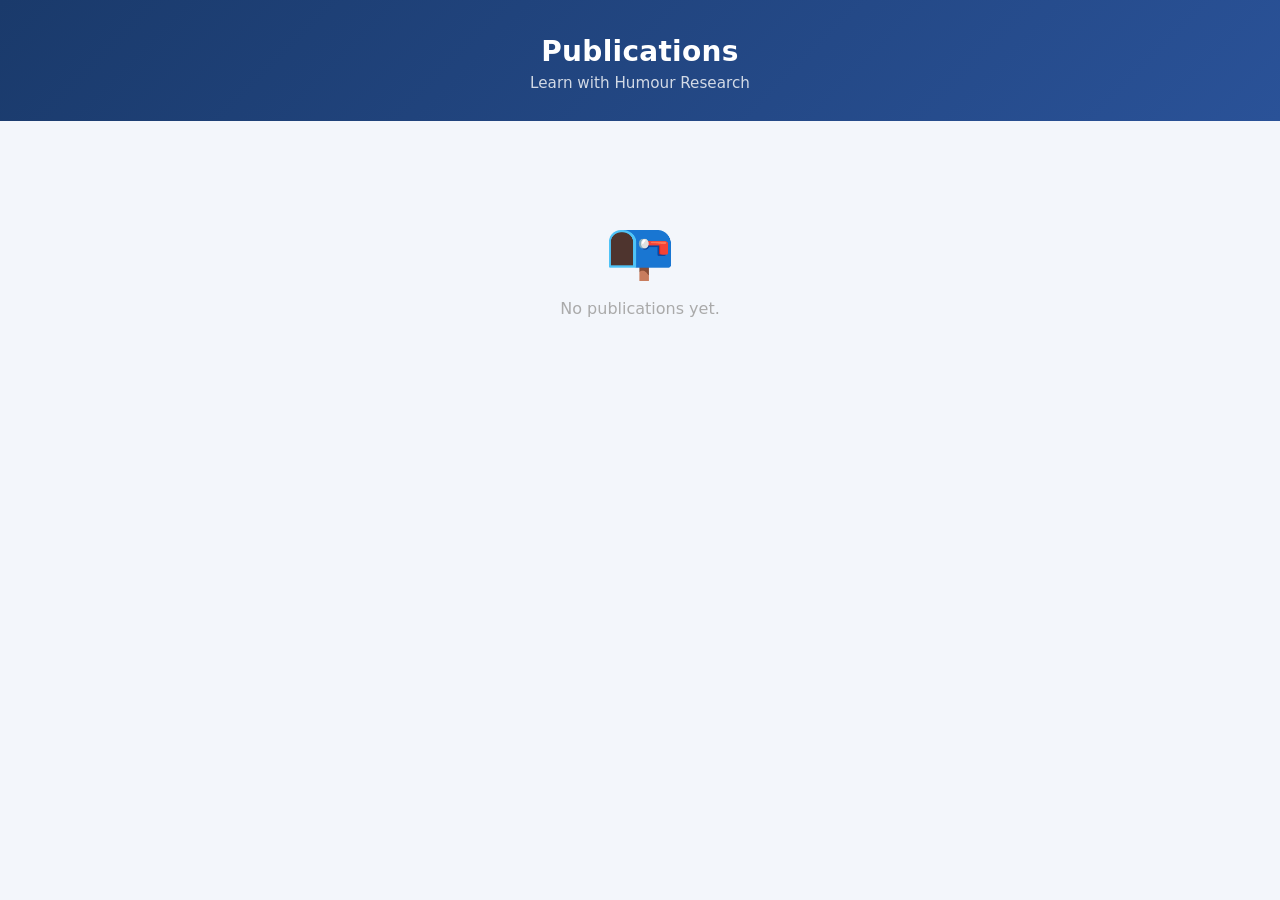
<file: publications/index.html>
<!DOCTYPE html>
<html lang="en">
<head>
  <meta charset="UTF-8" />
  <meta name="viewport" content="width=device-width, initial-scale=1.0" />
  <title>Publications – Learn with Humour</title>
  <style>
    *, *::before, *::after { box-sizing: border-box; margin: 0; padding: 0; }

    body {
      font-family: 'Segoe UI', system-ui, sans-serif;
      background: #f3f6fb;
      color: #1a1a2e;
      min-height: 100vh;
    }

    /* HEADER */
    header {
      background: linear-gradient(135deg, #1a3a6b, #2a5298);
      color: #fff;
      padding: 2.2rem 1.5rem 1.8rem;
      text-align: center;
      position: relative;
    }
    header h1 { font-size: 1.75rem; font-weight: 700; letter-spacing: .01em; }
    header p  { margin-top: .35rem; font-size: .95rem; opacity: .8; }

    .gear-btn {
      position: absolute; top: 1.1rem; right: 1.2rem;
      background: rgba(255,255,255,.18);
      border: 1px solid rgba(255,255,255,.35);
      color: #fff; border-radius: 8px;
      padding: .4rem .7rem; font-size: 1.1rem; cursor: pointer;
    }
    .gear-btn:hover { background: rgba(255,255,255,.3); }

    /* MAIN */
    .wrap { max-width: 820px; margin: 2rem auto; padding: 0 1rem 5rem; }

    /* CARD */
    .card {
      background: #fff;
      border-radius: 12px;
      padding: 1.2rem 1.4rem;
      margin-bottom: .85rem;
      box-shadow: 0 2px 8px rgba(0,0,0,.07);
      display: flex; align-items: center; gap: 1rem;
    }
    .card:hover { box-shadow: 0 4px 16px rgba(0,0,0,.12); }
    .card-icon { font-size: 2rem; flex-shrink: 0; }
    .card-body { flex: 1; min-width: 0; }
    .card-title { font-weight: 600; font-size: 1rem; color: #1a3a6b;
                  white-space: nowrap; overflow: hidden; text-overflow: ellipsis; }
    .card-sub   { font-size: .82rem; color: #777; margin-top: .15rem; }
    .card-acts  { display: flex; gap: .5rem; flex-wrap: wrap; margin-top: .65rem; }

    /* BUTTONS */
    .btn {
      display: inline-flex; align-items: center; gap: .3rem;
      padding: .35rem .9rem; border-radius: 7px; border: none;
      font-size: .82rem; font-weight: 600; cursor: pointer;
      text-decoration: none; transition: filter .15s;
    }
    .btn:hover { filter: brightness(.91); }
    .btn-blue  { background: #1a3a6b; color: #fff; }
    .btn-ghost { background: #e8eef8; color: #1a3a6b; }
    .btn-red   { background: #ffebee; color: #c62828; }

    /* FAB */
    .fab {
      position: fixed; bottom: 2rem; right: 2rem;
      background: #1a3a6b; color: #fff; border: none;
      border-radius: 50px; padding: .85rem 1.5rem;
      font-size: .95rem; font-weight: 700; cursor: pointer;
      box-shadow: 0 4px 18px rgba(26,58,107,.45);
    }
    .fab:hover { background: #142d54; }

    /* EMPTY */
    .empty { text-align: center; padding: 4rem 1rem; color: #aaa; }
    .empty span { font-size: 3.5rem; display: block; margin-bottom: 1rem; }

    /* TOAST */
    #toast {
      position: fixed; bottom: 5.5rem; left: 50%;
      transform: translateX(-50%);
      background: #1f2937; color: #fff;
      padding: .55rem 1.3rem; border-radius: 8px;
      font-size: .875rem; opacity: 0; pointer-events: none;
      transition: opacity .3s; z-index: 999; white-space: nowrap;
    }

    /* MODAL */
    .overlay {
      display: none; position: fixed; inset: 0;
      background: rgba(0,0,0,.5); z-index: 200;
      align-items: center; justify-content: center; padding: 1rem;
    }
    .overlay.open { display: flex; }
    .modal {
      background: #fff; border-radius: 16px; padding: 1.8rem;
      width: 100%; max-width: 480px; max-height: 92vh; overflow-y: auto;
    }
    .modal h2 { font-size: 1.2rem; color: #1a3a6b; margin-bottom: 1.3rem; }

    .field { margin-bottom: .9rem; }
    .field label { display: block; font-size: .84rem; font-weight: 600; margin-bottom: .25rem; }
    .field input, .field textarea {
      width: 100%; padding: .55rem .8rem;
      border: 1px solid #d0d8e4; border-radius: 8px;
      font-size: .9rem; font-family: inherit; outline: none;
    }
    .field input:focus { border-color: #2a5298; }
    .field small { display: block; margin-top: .25rem; color: #888; font-size: .77rem; }

    .drop {
      border: 2px dashed #b0c4e8; border-radius: 12px;
      padding: 2rem 1.5rem; text-align: center; cursor: pointer;
      background: #f7f9fd; margin-bottom: 1rem;
    }
    .drop:hover, .drop.over { border-color: #2a5298; background: #eef3fc; }
    .drop p   { color: #888; font-size: .9rem; margin-top: .35rem; }
    .drop .ok { color: #1a3a6b; font-weight: 700; margin-top: .4rem; font-size: .9rem; }

    .mfoot { display: flex; gap: .7rem; justify-content: flex-end; margin-top: 1.4rem; }

    .note {
      border-radius: 8px; padding: .6rem .85rem;
      font-size: .84rem; margin-bottom: .9rem; display: none;
    }
    .note.show { display: block; }
    .note.ok  { background: #e8f5e9; color: #2e7d32; }
    .note.err { background: #ffebee; color: #c62828; }

    /* PDF VIEWER */
    #pdf-viewer {
      display: none; position: fixed; inset: 0; z-index: 300;
      flex-direction: column; background: #111;
    }
    #pdf-viewer.open { display: flex; }
    #pdf-viewer-bar {
      display: flex; align-items: center; gap: 1rem;
      padding: .7rem 1rem; background: #1a3a6b;
      color: #fff; flex-shrink: 0;
    }
    #pdf-viewer-bar span { flex: 1; font-weight: 600; font-size: .95rem;
      white-space: nowrap; overflow: hidden; text-overflow: ellipsis; }
    #pdf-viewer iframe { flex: 1; border: none; width: 100%; }
  </style>
</head>
<body>

<header>
  <h1 id="h-title" onclick="secretClick()" style="cursor:default;user-select:none">Publications</h1>
  <p>Learn with Humour Research</p>
  <button class="gear-btn" id="gear" onclick="openSettings()" title="Settings" style="display:none">&#9881;</button>
</header>

<div class="wrap">
  <div id="list">
    <div class="empty"><span>&#128194;</span>Loading&hellip;</div>
  </div>
</div>

<button class="fab" id="fab" onclick="openUpload()" style="display:none">&#xff0b; Upload PDF</button>
<div id="toast"></div>

<!-- PDF VIEWER -->
<div id="pdf-viewer">
  <div id="pdf-viewer-bar">
    <button class="btn btn-ghost" onclick="closeViewer()">&#8592; Back</button>
    <span id="pdf-viewer-name"></span>
  </div>
  <iframe id="pdf-viewer-frame" src=""></iframe>
</div>

<!-- UPLOAD MODAL -->
<div class="overlay" id="up-ov">
  <div class="modal">
    <h2>&#128196; Upload PDF</h2>
    <div class="note" id="up-note"></div>

    <div class="drop" id="drop" onclick="document.getElementById('fpick').click()">
      <div style="font-size:2rem">&#128206;</div>
      <p>Click or drag &amp; drop a PDF here</p>
      <div class="ok" id="fname"></div>
    </div>
    <input type="file" id="fpick" accept=".pdf" style="display:none" onchange="onPick(event)">

    <div class="field">
      <label>Title *</label>
      <input type="text" id="u-title" placeholder="e.g. Dissertation Abstract">
    </div>
    <div class="field">
      <label>Author(s)</label>
      <input type="text" id="u-authors" placeholder="e.g. Smith J., Doe A.">
    </div>
    <div class="field">
      <label>Year</label>
      <input type="text" id="u-year" placeholder="2024">
    </div>

    <div class="mfoot">
      <button class="btn btn-ghost" onclick="closeUpload()">Cancel</button>
      <button class="btn btn-blue" id="up-btn" onclick="doUpload()">&#11014; Upload</button>
    </div>
  </div>
</div>

<!-- SETTINGS MODAL -->
<div class="overlay" id="set-ov">
  <div class="modal">
    <h2>&#9881; Settings</h2>
    <p style="color:#666;font-size:.86rem;margin-bottom:1.2rem">
      Enter your GitHub personal access token. It is saved only in this browser.
    </p>

    <div class="field">
      <label>GitHub Personal Access Token *</label>
      <input type="password" id="s-tok" placeholder="ghp_&hellip;">
      <small>Needs <strong>Contents: Read &amp; Write</strong> scope on the <code>bekabekov/Humour-Facilitated-Pragmatic-Competence-Development</code> repo.
        <a href="https://github.com/settings/tokens/new?scopes=repo&description=learnwithhumour+publications" target="_blank" rel="noopener">Create token &#8599;</a>
      </small>
    </div>

    <div class="mfoot">
      <button class="btn btn-ghost" onclick="closeSettings()">Cancel</button>
      <button class="btn btn-blue" onclick="saveSettings()">Save</button>
    </div>
  </div>
</div>

<script>
/* ── HARDCODED REPO ── */
const REPO_USER = 'bekabekov';
const REPO_NAME = 'Humour-Facilitated-Pragmatic-Competence-Development';
const SITE_BASE = 'https://learnwithhumour.uz/publications';
const JSON_PATH = 'publications/publications.json';
const PDF_DIR   = 'publications';

/* ── STATE ── */
let cfg  = JSON.parse(localStorage.getItem('lwh-pub-cfg') || '{}');
let pubs = [];
let file = null;

/* ── BOOT ── */
if (cfg.settings) document.getElementById('gear').style.display = 'block';
if (cfg.upload)   document.getElementById('fab').style.display  = 'block';
loadPubs().then(() => {
  const view = new URLSearchParams(window.location.search).get('view');
  if (view) showViewer(view);
});

/* ── VIEWER ── */
function showViewer(filename) {
  const rawUrl   = `https://raw.githubusercontent.com/${REPO_USER}/${REPO_NAME}/main/publications/${encodeURIComponent(filename)}`;
  const embedUrl = `https://docs.google.com/viewer?url=${encodeURIComponent(rawUrl)}&embedded=true`;
  document.getElementById('pdf-viewer-name').textContent = decodeURIComponent(filename).replace(/\.pdf$/i,'').replace(/[-_]+/g,' ');
  document.getElementById('pdf-viewer-frame').src = embedUrl;
  document.getElementById('pdf-viewer').classList.add('open');
  history.pushState({}, '', `?view=${encodeURIComponent(filename)}`);
}
function closeViewer() {
  document.getElementById('pdf-viewer').classList.remove('open');
  document.getElementById('pdf-viewer-frame').src = '';
  history.pushState({}, '', window.location.pathname);
}

/* ── LOAD ── */
async function loadPubs() {
  try {
    const url  = `https://api.github.com/repos/${REPO_USER}/${REPO_NAME}/contents/${JSON_PATH}`;
    const hdrs = { Accept: 'application/vnd.github+json' };
    if (cfg.token) hdrs.Authorization = `token ${cfg.token}`;
    const res  = await fetch(url, { headers: hdrs });
    if (res.ok) {
      const data = await res.json();
      pubs = JSON.parse(atob(data.content.replace(/\n/g, '')));
    } else {
      pubs = [];
    }
  } catch { pubs = []; }
  render(pubs);
}

/* ── RENDER ── */
function render(list) {
  const el = document.getElementById('list');
  if (!list.length) {
    el.innerHTML = `<div class="empty"><span>&#128237;</span>No publications yet.</div>`;
    return;
  }
  el.innerHTML = list.map(p => {
    const rawUrl   = `https://raw.githubusercontent.com/${REPO_USER}/${REPO_NAME}/main/publications/${encodeURIComponent(p.filename)}`;
    const viewUrl  = `https://docs.google.com/viewer?url=${encodeURIComponent(rawUrl)}`;
    const shareUrl = `${SITE_BASE}/?view=${encodeURIComponent(p.filename)}`;
    const meta = [p.authors, p.year].filter(Boolean).join(' &middot; ');
    return `
    <div class="card">
      <div class="card-icon">&#128196;</div>
      <div class="card-body">
        <div class="card-title">${x(p.title)}</div>
        ${meta ? `<div class="card-sub">${meta}</div>` : ''}
        <div class="card-acts">
          <button class="btn btn-blue" onclick="showViewer('${x(p.filename)}')">Open PDF</button>
          <a class="btn btn-ghost" href="${rawUrl}" download>&#11015; Download</a>
          <button class="btn btn-ghost" data-url="${x(shareUrl)}">&#128279; Copy Link</button>
          ${cfg.upload ? `<button class="btn btn-red" data-delete-id="${x(p.id)}" data-delete-file="${x(p.filename)}" data-delete-title="${x(p.title)}">&#128465; Delete</button>` : ''}
        </div>
      </div>
    </div>`;
  }).join('');
}

/* ── COPY LINK & DELETE ── */
document.getElementById('list').addEventListener('click', e => {
  const copyBtn = e.target.closest('[data-url]');
  if (copyBtn) {
    navigator.clipboard.writeText(copyBtn.dataset.url)
      .then(() => toast('Link copied!'))
      .catch(() => toast('Press Ctrl+C — clipboard blocked by browser.'));
    return;
  }
  const delBtn = e.target.closest('[data-delete-id]');
  if (delBtn) {
    const { deleteId, deleteFile, deleteTitle } = delBtn.dataset;
    if (confirm(`Delete "${deleteTitle}"?\n\nThis cannot be undone.`))
      doDelete(deleteId, deleteFile, deleteTitle);
  }
});

/* ── UPLOAD ── */
function openUpload() {
  if (!cfg.token) { openSettings(); return; }
  document.getElementById('up-ov').classList.add('open');
}
function closeUpload() {
  document.getElementById('up-ov').classList.remove('open');
  file = null;
  document.getElementById('fname').textContent = '';
  document.getElementById('up-note').className = 'note';
  ['u-title','u-authors','u-year'].forEach(id => document.getElementById(id).value = '');
  document.getElementById('fpick').value = '';
  const btn = document.getElementById('up-btn');
  btn.disabled = false; btn.textContent = '⬆ Upload';
}

/* drag-and-drop */
const dz = document.getElementById('drop');
dz.addEventListener('dragover',  e => { e.preventDefault(); dz.classList.add('over'); });
dz.addEventListener('dragleave', ()  => dz.classList.remove('over'));
dz.addEventListener('drop', e => {
  e.preventDefault(); dz.classList.remove('over');
  pick(e.dataTransfer.files[0]);
});
function onPick(e) { pick(e.target.files[0]); }
function pick(f) {
  if (!f || f.type !== 'application/pdf') { note('up-note', 'Please select a PDF file.', 'err'); return; }
  file = f;
  document.getElementById('fname').textContent = '✔ ' + f.name;
  if (!document.getElementById('u-title').value)
    document.getElementById('u-title').value = f.name.replace(/\.pdf$/i, '').replace(/[-_]+/g, ' ');
}

async function doUpload() {
  if (!file) { note('up-note', 'Select a PDF first.', 'err'); return; }
  const title = document.getElementById('u-title').value.trim();
  if (!title) { note('up-note', 'Title is required.', 'err'); return; }

  const btn = document.getElementById('up-btn');
  btn.disabled = true; btn.textContent = 'Uploading…';
  note('up-note', 'Uploading…', 'ok');

  try {
    const filename = sanitize(file.name);
    const b64      = await toB64(file);

    /* Upload PDF to publications/ folder in the repo */
    await ghPut(`${PDF_DIR}/${filename}`, b64, `Add publication: ${title}`);

    const entry = {
      id:       'p' + Date.now(),
      title,
      authors:  document.getElementById('u-authors').value.trim(),
      year:     document.getElementById('u-year').value.trim(),
      filename,
      addedAt:  new Date().toISOString()
    };
    const updated = [...pubs, entry];
    await ghPut(JSON_PATH,
      btoa(unescape(encodeURIComponent(JSON.stringify(updated, null, 2)))),
      `Update publications list: ${title}`);

    pubs = updated;
    render(pubs);
    note('up-note', 'Uploaded! Link: ' + SITE_BASE + '/' + filename, 'ok');
    setTimeout(closeUpload, 2500);
  } catch (e) {
    note('up-note', 'Error: ' + e.message, 'err');
    btn.disabled = false; btn.textContent = '⬆ Upload';
  }
}

/* ── DELETE ── */
async function doDelete(id, filename, title) {
  if (!cfg.token) { toast('Enter your token in Settings first.'); return; }
  toast('Deleting…');
  try {
    await ghDelete(`${PDF_DIR}/${filename}`, `Remove: ${title}`);
    const updated = pubs.filter(p => p.id !== id);
    await ghPut(JSON_PATH,
      btoa(unescape(encodeURIComponent(JSON.stringify(updated, null, 2)))),
      `Remove from list: ${title}`);
    pubs = updated;
    render(pubs);
    toast('Deleted.');
  } catch (e) {
    toast('Error: ' + e.message);
  }
}

async function ghDelete(path, msg) {
  const url  = `https://api.github.com/repos/${REPO_USER}/${REPO_NAME}/contents/${path}`;
  const hdrs = { Authorization: `token ${cfg.token}`, 'Content-Type': 'application/json',
                 Accept: 'application/vnd.github+json' };
  const r = await fetch(`${url}?ref=main`, { headers: hdrs });
  if (!r.ok) throw new Error('File not found');
  const { sha } = await r.json();
  const res = await fetch(url, {
    method: 'DELETE', headers: hdrs,
    body: JSON.stringify({ message: msg, sha, branch: 'main' })
  });
  if (!res.ok) { const e = await res.json().catch(()=>({})); throw new Error(e.message || res.status); }
}

/* ── GITHUB API ── */
async function ghPut(path, b64, msg) {
  const url  = `https://api.github.com/repos/${REPO_USER}/${REPO_NAME}/contents/${path}`;
  const hdrs = {
    Authorization: `token ${cfg.token}`,
    'Content-Type': 'application/json',
    Accept: 'application/vnd.github+json'
  };
  let sha;
  try {
    const r = await fetch(`${url}?ref=main`, { headers: hdrs });
    if (r.ok) sha = (await r.json()).sha;
  } catch {}
  const body = { message: msg, content: b64, branch: 'main' };
  if (sha) body.sha = sha;
  const res = await fetch(url, { method: 'PUT', headers: hdrs, body: JSON.stringify(body) });
  if (!res.ok) { const e = await res.json().catch(()=>({})); throw new Error(e.message || res.status); }
}

/* ── SETTINGS ── */
function openSettings() {
  document.getElementById('s-tok').value = cfg.token || '';
  document.getElementById('set-ov').classList.add('open');
}
function closeSettings() { document.getElementById('set-ov').classList.remove('open'); }
function saveSettings() {
  cfg.token = document.getElementById('s-tok').value.trim();
  localStorage.setItem('lwh-pub-cfg', JSON.stringify(cfg));
  closeSettings();
  toast('Token saved.');
}

/* ── SECRET TOGGLE: 3 clicks = settings gear, 5 clicks = upload button ── */
let _clicks = 0, _ct;
function secretClick() {
  clearTimeout(_ct);
  _clicks++;
  if (_clicks === 3) {
    cfg.settings = !cfg.settings;
    localStorage.setItem('lwh-pub-cfg', JSON.stringify(cfg));
    document.getElementById('gear').style.display = cfg.settings ? 'block' : 'none';
    toast(cfg.settings ? 'Settings visible' : 'Settings hidden');
  }
  if (_clicks >= 5) {
    _clicks = 0;
    cfg.upload = !cfg.upload;
    localStorage.setItem('lwh-pub-cfg', JSON.stringify(cfg));
    document.getElementById('fab').style.display = cfg.upload ? 'block' : 'none';
    toast(cfg.upload ? 'Upload enabled' : 'Upload hidden');
    return;
  }
  _ct = setTimeout(() => _clicks = 0, 1500);
}

function toast(msg) {
  const el = document.getElementById('toast');
  el.textContent = msg; el.style.opacity = '1';
  clearTimeout(el._t);
  el._t = setTimeout(() => el.style.opacity = '0', 2500);
}
function note(id, msg, type) {
  const el = document.getElementById(id);
  el.textContent = msg; el.className = `note show ${type}`;
}
function x(s) {
  return (s||'').replace(/&/g,'&amp;').replace(/</g,'&lt;').replace(/>/g,'&gt;').replace(/"/g,'&quot;');
}
function sanitize(n) {
  return n.toLowerCase().replace(/[^a-z0-9._-]/g,'-').replace(/-+/g,'-');
}
function toB64(f) {
  return new Promise((ok, fail) => {
    const r = new FileReader();
    r.onload  = e => ok(e.target.result.split(',')[1]);
    r.onerror = fail;
    r.readAsDataURL(f);
  });
}
</script>
</body>
</html>
</file>
<file: variables.css>
/* ========================================
   CSS VARIABLES - Design System Tokens
   ======================================== */

:root {
    /* Enhanced Color Palette */
    --primary: #6366f1;
    --primary-light: #818cf8;
    --primary-dark: #4f46e5;
    --secondary: #8b5cf6;
    --secondary-light: #a78bfa;
    --secondary-dark: #7c3aed;
    --success: #10b981;
    --success-light: #34d399;
    --warning: #f59e0b;
    --warning-light: #fbbf24;
    --danger: #ef4444;
    --danger-light: #f87171;

    /* Neutral Colors - WCAG AA compliant (4.5:1 contrast ratio) */
    --text-primary: #1f2937;
    --text-secondary: #6b7280;
    --text-tertiary: #6b7280; /* Updated from #9ca3af for WCAG AA compliance */
    --bg-primary: #ffffff;
    --bg-secondary: #f9fafb;
    --bg-tertiary: #f3f4f6;
    --bg-muted: #f1f5f9;
    --border: #e5e7eb;
    --border-light: #f3f4f6;
    --border-strong: #cbd5e1;
    --ink-strong: #0f172a;
    --ink: #334155;
    --ink-muted: #475569;
    --ink-subtle: #94a3b8;
    --brand-info: #3b82f6;
    --brand-info-weak: #eef2ff;
    --brand-accent: #eab308;
    --brand-accent-weak: #fef3c7;
    --brand-rose: #ec4899;
    --brand-rose-weak: #fdf2f8;

    /* Shadows - Layered Depth System */
    --shadow-xs: 0 1px 2px rgba(0, 0, 0, 0.05);
    --shadow-sm: 0 2px 4px rgba(0, 0, 0, 0.06), 0 1px 2px rgba(0, 0, 0, 0.03);
    --shadow-md: 0 4px 6px rgba(0, 0, 0, 0.07), 0 2px 4px rgba(0, 0, 0, 0.05);
    --shadow-lg: 0 10px 15px rgba(0, 0, 0, 0.1), 0 4px 6px rgba(0, 0, 0, 0.05);
    --shadow-xl: 0 20px 25px rgba(0, 0, 0, 0.1), 0 10px 10px rgba(0, 0, 0, 0.04);
    --shadow-2xl: 0 25px 50px rgba(0, 0, 0, 0.15);
    --shadow-inner: inset 0 2px 4px rgba(0, 0, 0, 0.06);

    /* Border Radius Scale */
    --radius-sm: 6px;
    --radius-md: 10px;
    --radius-lg: 14px;
    --radius-xl: 18px;
    --radius-2xl: 24px;
    --radius-full: 9999px;

    /* Spacing Scale */
    --space-xs: 4px;
    --space-sm: 8px;
    --space-md: 16px;
    --space-lg: 24px;
    --space-xl: 32px;
    --space-2xl: 48px;
    --space-3xl: 64px;

    /* Typography Scale */
    --font-xs: 0.75rem;
    --font-sm: 0.875rem;
    --font-base: 1rem;
    --font-lg: 1.125rem;
    --font-xl: 1.25rem;
    --font-2xl: 1.5rem;
    --font-3xl: 1.875rem;
    --font-4xl: 2.25rem;
    --font-5xl: 3rem;

    /* Transitions - Optimized for smooth UX (0.2s ease standard) */
    --transition-fast: 150ms ease;
    --transition-base: 0.2s ease;  /* Standard 200ms for interactive elements */
    --transition-slow: 350ms ease;
    --transition-bounce: 500ms cubic-bezier(0.68, -0.55, 0.265, 1.55);

    /* Z-Index Layers - Simplified 5-Level System */
    --z-base: 1;          /* Normal content */
    --z-dropdown: 10;     /* Dropdowns, tooltips, popovers */
    --z-sticky: 50;       /* Sticky elements (breadcrumbs, floating buttons) */
    --z-header: 100;      /* Main header navigation */
    --z-modal: 1000;      /* Modals, overlays, dialogs */

    /* Dynamic Layout Variables */
    --header-height: 80px;  /* Default, calculated by JS */
}

/* ========================================
   DARK MODE COLOR SCHEME
   ======================================== */

[data-theme="dark"] {
    --primary: #818cf8;
    --primary-light: #a5b4fc;
    --primary-dark: #6366f1;
    --secondary: #a78bfa;
    --secondary-light: #c4b5fd;
    --secondary-dark: #8b5cf6;
    --success: #34d399;
    --success-light: #6ee7b7;
    --warning: #fbbf24;
    --warning-light: #fcd34d;
    --danger: #f87171;
    --danger-light: #fca5a5;

    --text-primary: #f3f4f6;
    --text-secondary: #d1d5db;
    --text-tertiary: #9ca3af;
    --bg-primary: #1f2937;
    --bg-secondary: #111827;
    --bg-tertiary: #0f172a;
    --bg-muted: #0b1220;
    --border: #374151;
    --border-light: #4b5563;
    --border-strong: #1f2937;
    --ink-strong: #f8fafc;
    --ink: #e5e7eb;
    --ink-muted: #cbd5e1;
    --ink-subtle: #9ca3af;
    --brand-info: #60a5fa;
    --brand-info-weak: #1e293b;
    --brand-accent: #facc15;
    --brand-accent-weak: #422006;
    --brand-rose: #f472b6;
    --brand-rose-weak: #3b0d1a;

    --shadow-xs: 0 1px 2px rgba(0, 0, 0, 0.3);
    --shadow-sm: 0 2px 4px rgba(0, 0, 0, 0.4);
    --shadow-md: 0 4px 6px rgba(0, 0, 0, 0.5);
    --shadow-lg: 0 10px 15px rgba(0, 0, 0, 0.6);
    --shadow-xl: 0 20px 25px rgba(0, 0, 0, 0.7);
    --shadow-2xl: 0 25px 50px rgba(0, 0, 0, 0.8);
}

/* Dark mode component-specific overrides */
[data-theme="dark"] body {
    background: #111827;
    color: #f3f4f6;
}

[data-theme="dark"] .content-section {
    background: #1f2937;
}

[data-theme="dark"] .joke-card {
    background: linear-gradient(135deg, #374151 0%, #4b5563 100%);
}

[data-theme="dark"] .activity-card {
    background: #1f2937;
    border-color: #6366f1;
}

[data-theme="dark"] .code-example {
    background: #0f172a;
    border-color: #1f2937;
}

/* ========================================
   RESPONSIVE VARIABLE ADJUSTMENTS
   ======================================== */

/* Tablet adjustments */
@media (max-width: 768px) {
    :root {
        --space-2xl: 40px;
        --space-3xl: 56px;
    }
}

/* Mobile adjustments */
@media (max-width: 480px) {
    :root {
        --space-lg: 20px;
        --space-xl: 28px;
        --space-2xl: 36px;
        --space-3xl: 48px;
        --font-3xl: 1.75rem;
        --font-4xl: 2rem;
    }
}
</file>
<file: base.css>
/* ========================================
   BASE STYLES - Resets & Typography
   ======================================== */

/* Universal Reset */
* {
    margin: 0;
    padding: 0;
    box-sizing: border-box;
}

/* Body Base Styles */
body {
    font-family: 'Poppins', 'Segoe UI', Roboto, 'Helvetica Neue', Arial, sans-serif;
    font-size: var(--font-base);
    line-height: 1.8;
    color: #334155;
    background: #f8fafc;
    min-height: 100vh;
    font-weight: 400;
    -webkit-font-smoothing: antialiased;
    -moz-osx-font-smoothing: grayscale;
    overflow-x: hidden;
}

/* Paragraph Styles */
p {
    line-height: 1.8;
    color: #334155;
}

/* Accessibility - Focus Visible */
:focus-visible {
    outline: 3px solid var(--secondary);
    outline-offset: 3px;
}

/* Screen Reader Only Content */
.visually-hidden {
    position: absolute;
    width: 1px;
    height: 1px;
    padding: 0;
    margin: -1px;
    overflow: hidden;
    clip: rect(0, 0, 0, 0);
    border: 0;
    white-space: nowrap;
}

/* ========================================
   HEADING STYLES
   ======================================== */

h1 {
    font-family: 'Merriweather', 'Georgia', serif;
    color: var(--primary);
    font-size: 1.25rem;
    margin: 0;
    line-height: 1.3;
    font-weight: 700;
    letter-spacing: -0.01em;
    background: linear-gradient(135deg, var(--primary) 0%, var(--secondary) 100%);
    -webkit-background-clip: text;
    -webkit-text-fill-color: transparent;
    background-clip: text;
}

h2 {
    font-family: 'Merriweather', 'Georgia', serif;
    color: var(--primary);
    margin-bottom: var(--space-xl);
    border-bottom: 3px solid var(--primary);
    padding-bottom: var(--space-md);
    font-size: var(--font-2xl);
    font-weight: 700;
    letter-spacing: -0.01em;
    position: relative;
}

h2::after {
    content: '';
    position: absolute;
    bottom: -3px;
    left: 0;
    width: 80px;
    height: 3px;
    background: linear-gradient(90deg, var(--secondary), transparent);
}

h3 {
    font-family: 'Merriweather', 'Georgia', serif;
    color: var(--text-primary);
    margin-top: var(--space-xl);
    margin-bottom: var(--space-md);
    font-size: var(--font-xl);
    font-weight: 600;
    letter-spacing: -0.01em;
    position: relative;
    padding-left: var(--space-md);
}

h3::before {
    content: '';
    position: absolute;
    left: 0;
    top: 0.4em;
    width: 4px;
    height: 1.2em;
    background: linear-gradient(180deg, var(--primary), var(--primary-light));
    border-radius: 2px;
}

h4 {
    margin-top: var(--space-lg);
    margin-bottom: var(--space-md);
    color: var(--text-primary);
    font-size: var(--font-lg);
    font-weight: 600;
    position: relative;
    padding-left: 0;
}

h4::before {
    content: none;
}

h5 {
    margin-top: var(--space-md);
    margin-bottom: var(--space-sm);
    color: var(--text-secondary);
    font-size: var(--font-base);
    font-weight: 600;
    text-transform: uppercase;
    letter-spacing: 0.05em;
    font-size: 0.9rem;
}

/* Subtitle */
.subtitle {
    color: #6b7280;
    font-size: 0.75rem;
    font-weight: 400;
    letter-spacing: 0.01em;
    margin: 0;
    opacity: 0.9;
}

/* ========================================
   LISTS
   ======================================== */

ul, ol {
    margin-left: var(--space-xl);
    margin-top: var(--space-md);
}

li {
    margin-bottom: var(--space-md);
    line-height: 1.7;
    color: var(--text-secondary);
}

/* ========================================
   TEXT UTILITIES
   ======================================== */

strong {
    color: var(--text-primary);
    font-weight: 600;
}

/* In-section anchor links */
.section-anchor {
    margin-left: 8px;
    font-size: 0.9rem;
    color: var(--text-tertiary);
    text-decoration: none;
    opacity: 0;
    transition: opacity var(--transition-fast);
}

h2:hover .section-anchor,
h2:focus-within .section-anchor {
    opacity: 1;
}

/* ========================================
   THEME TOGGLE BUTTON
   ======================================== */

.theme-toggle {
    position: fixed;
    bottom: 24px;
    right: 24px;
    width: 56px;
    height: 56px;
    border-radius: 50%;
    background: linear-gradient(135deg, #6366f1, #8b5cf6);
    border: none;
    color: white;
    font-size: 1.5rem;
    cursor: pointer;
    box-shadow: var(--shadow-lg);
    transition: all var(--transition-base);
    z-index: var(--z-sticky);
    display: flex;
    align-items: center;
    justify-content: center;
}

.theme-toggle:hover {
    transform: scale(1.1);
    box-shadow: var(--shadow-xl);
}

.theme-toggle:active {
    transform: scale(0.95);
}

/* ========================================
   RESPONSIVE TYPOGRAPHY
   ======================================== */

/* Tablet */
@media (max-width: 768px) {
    h2 {
        font-size: var(--font-xl);
    }

    h3 {
        font-size: var(--font-lg);
    }

    h4 {
        font-size: var(--font-base);
    }
}

/* Mobile */
@media (max-width: 480px) {
    body {
        font-size: 16px;
    }

    h1 {
        font-size: 1.5rem;
    }

    h2 {
        font-size: var(--font-xl);
        margin-bottom: var(--space-lg);
        padding-bottom: var(--space-sm);
    }

    h2::after {
        width: 60px;
    }

    h3 {
        font-size: var(--font-lg);
        margin-top: var(--space-lg);
    }

    li {
        font-size: var(--font-sm);
        margin-bottom: var(--space-sm);
    }

    ul, ol {
        margin-left: var(--space-lg);
    }
}

/* Extra small devices */
@media (max-width: 360px) {
    h1 {
        font-size: 1.5rem;
    }
}

/* ========================================
   PRINT STYLES
   ======================================== */

@media print {
    body {
        background: white;
    }

    .no-print {
        display: none !important;
    }
}

/* ========================================
   REDUCED MOTION (Accessibility)
   ======================================== */

@media (prefers-reduced-motion: reduce) {
    *,
    *::before,
    *::after {
        animation: none !important;
        transition: none !important;
        scroll-behavior: auto !important;
    }

    /* Allow only instant focus indicators for accessibility */
    button:focus-visible,
    a:focus-visible,
    input:focus-visible,
    select:focus-visible,
    textarea:focus-visible {
        transition: none !important;
    }
}
</file>
<file: layout.css>
/* ========================================
   LAYOUT STYLES - Container, Header, Navigation
   ======================================== */

/* ========================================
   CONTAINER
   ======================================== */

.container {
    max-width: 1100px;
    margin: 0 auto;
    padding: var(--space-2xl) var(--space-lg);
    line-height: 1.7;
}

/* ========================================
   MAIN CONTENT AREA
   ======================================== */

#main-content {
    padding-top: 0;
}

.content-section {
    display: none;
    background: var(--bg-primary);
    padding: var(--space-2xl);
    border-radius: var(--radius-2xl);
    margin-bottom: var(--space-2xl);
    box-shadow: var(--shadow-md);
    border: 1px solid var(--border);
    min-height: 300px;
    scroll-margin-top: calc(var(--header-height) + 60px);
}

.content-section.active {
    display: block;
    animation: fadeInSlide 0.5s cubic-bezier(0.4, 0, 0.2, 1);
}

.content-section p,
.content-section li {
    line-height: 1.9;
    font-size: 1.02rem;
}

.content-section h1 { font-size: var(--font-3xl); margin-bottom: var(--space-md); }
.content-section h2 { font-size: var(--font-2xl); margin-bottom: var(--space-md); }
.content-section h3 { font-size: var(--font-xl); margin-bottom: var(--space-sm); }
.content-section h4 { font-size: var(--font-lg); margin-bottom: var(--space-sm); }

/* Learning Modules hero title shouldn't use global h2 underline */
#guide-heading {
    border-bottom: none;
    padding-bottom: 0;
}

#guide-heading::after {
    content: none;
}

@keyframes fadeInSlide {
    from {
        opacity: 0;
        transform: translateY(24px);
    }
    to {
        opacity: 1;
        transform: translateY(0);
    }
}

/* Home section special handling */
#home.content-section:not(.active) {
    display: none;
}

/* ========================================
   HEADER - STICKY NAVIGATION
   ======================================== */

header {
    position: sticky;
    top: 0;
    left: 0;
    right: 0;
    background: rgba(255, 255, 255, 0.95);
    backdrop-filter: blur(12px);
    -webkit-backdrop-filter: blur(12px);
    border-bottom: 1px solid #e2e8f0;
    box-shadow: 0 2px 8px rgba(0, 0, 0, 0.05);
    z-index: var(--z-header);
    padding: 16px 0;
}

.header-inner {
    max-width: 1100px;
    margin: 0 auto;
    padding: 0 24px;
    display: flex;
    justify-content: space-between;
    align-items: center;
    gap: 32px;
}

.header-top {
    display: flex;
    align-items: center;
    gap: 1.5rem;
    flex: 1;
    min-width: 0;
}

.header-branding {
    display: flex;
    flex-direction: column;
    gap: 0.125rem;
    min-width: 0;
}

/* ========================================
   BREADCRUMB / UNIFIED NAVIGATION BAR
   ======================================== */

.breadcrumb-container {
    background: linear-gradient(135deg, var(--bg-secondary) 0%, var(--bg-primary) 100%);
    border-bottom: 2px solid var(--border);
    padding: 16px 0;
    position: sticky;
    top: var(--header-height);
    z-index: var(--z-sticky);
    transition: top 0.2s ease, all var(--transition-base);
    box-shadow: 0 2px 8px rgba(0, 0, 0, 0.04);
}

.breadcrumb-inner {
    max-width: 1100px;
    margin: 0 auto;
    padding: 0 24px;
    display: flex;
    justify-content: space-between;
    align-items: center;
    gap: 24px;
    flex-wrap: wrap;
}

/* Navigation context area */
.nav-context {
    display: flex;
    align-items: center;
    gap: 12px;
    flex-wrap: wrap;
}

.module-badge {
    background: linear-gradient(135deg, var(--primary), var(--secondary));
    color: white;
    padding: 8px 16px;
    border-radius: 20px;
    font-weight: 600;
    font-size: 0.9rem;
    box-shadow: 0 2px 6px rgba(99, 102, 241, 0.3);
    display: inline-flex;
    align-items: center;
    gap: 6px;
}

.step-indicator-text {
    color: var(--text-primary);
    font-weight: 500;
    font-size: 0.9rem;
    background: #eef2ff;
    padding: 8px 16px;
    border-radius: 20px;
    border: 2px solid #c7d2fe;
}

/* Progress dots area */
.nav-progress {
    display: flex;
    align-items: center;
}

.progress-dots {
    display: flex;
    align-items: center;
    gap: 12px;
    font-size: 0.85rem;
    color: var(--text-secondary);
}

.progress-dots .step-completed {
    color: var(--success);
    font-weight: 600;
}

.progress-dots .step-current {
    color: var(--primary);
    font-weight: 600;
}

.progress-dots .step-pending {
    color: var(--text-tertiary);
}

/* Hide unified nav on home page */
.breadcrumb-container.hidden {
    display: none;
}

/* Breadcrumb fallback for non-module pages */
.breadcrumb-item {
    color: #6b7280;
    text-decoration: none;
    transition: color var(--transition-base);
    font-size: 0.9rem;
}

.breadcrumb-item:hover:not(.active) {
    color: #4f46e5;
    cursor: pointer;
}

.breadcrumb-item.active {
    color: #6366f1;
    font-weight: 600;
}

.breadcrumb-separator {
    color: #d1d5db;
    user-select: none;
}

/* ========================================
   NAVIGATION
   ======================================== */

nav {
    display: flex;
    gap: var(--space-sm);
    flex-wrap: wrap;
}

/* Simplified Navigation */
.primary-nav {
    display: flex;
    align-items: center;
    gap: var(--space-sm);
    flex: 1;
    justify-content: center;
}

.nav-link {
    background: transparent;
    color: #64748b;
    border: 1px solid transparent;
    padding: var(--space-sm) var(--space-lg);
    min-height: 44px;
    min-width: 44px;
    border-radius: var(--radius-md);
    cursor: pointer;
    font-size: var(--font-sm);
    font-weight: 600;
    transition: all var(--transition-base);
    text-decoration: none;
    display: inline-flex;
    align-items: center;
    justify-content: center;
}

.nav-link:hover {
    background: #f1f5f9;
    color: #334155;
}

.nav-link:focus-visible {
    outline: 3px solid var(--secondary);
    outline-offset: 2px;
}

.nav-link.active {
    background: #eef2ff;
    color: #6366f1;
    border: 1px solid #c7d2fe;
}

.nav-actions {
    display: flex;
    gap: var(--space-sm);
    align-items: center;
}

#placement-btn {
    padding: var(--space-sm) var(--space-lg);
    font-size: var(--font-sm);
}

/* Main navigation - sticky */
#main-nav {
    position: sticky;
    top: 0;
    z-index: var(--z-sticky);
    background: var(--bg-primary);
    padding: var(--space-sm);
    margin: 0 calc(var(--space-sm) * -1) var(--space-xl);
    border-radius: var(--radius-xl);
    box-shadow: var(--shadow-sm);
    display: flex;
    flex-wrap: wrap;
    gap: var(--space-sm);
}

/* ========================================
   GRID LAYOUTS
   ======================================== */

.welcome-steps {
    display: grid;
    grid-template-columns: repeat(auto-fit, minmax(220px, 1fr));
    gap: var(--space-lg);
    margin-top: var(--space-xl);
}

.stats-grid {
    display: grid;
    grid-template-columns: repeat(auto-fit, minmax(180px, 1fr));
    gap: var(--space-xl);
    margin: var(--space-xl) 0;
}

.model-diagram {
    display: grid;
    grid-template-columns: repeat(auto-fit, minmax(220px, 1fr));
    gap: 20px;
    justify-items: center;
    align-items: stretch;
    margin: var(--space-xl) 0;
}

/* ========================================
   VISUAL SEPARATORS
   ======================================== */

.section-divider {
    height: 2px;
    background: linear-gradient(90deg, transparent 0%, #e5e7eb 20%, #e5e7eb 80%, transparent 100%);
    margin: var(--space-3xl) 0;
    position: relative;
}

.section-divider::before {
    content: '';
    position: absolute;
    top: -1px;
    left: 50%;
    transform: translateX(-50%);
    width: 60px;
    height: 4px;
    background: linear-gradient(90deg, #6366f1, #8b5cf6);
    border-radius: 2px;
}

.section-divider-subtle {
    height: 1px;
    background: linear-gradient(90deg, transparent 0%, #f3f4f6 15%, #f3f4f6 85%, transparent 100%);
    margin: var(--space-2xl) 0;
}

/* ========================================
   RESPONSIVE LAYOUT
   ======================================== */

/* Tablet (768px and below) */
@media (max-width: 768px) {
    .container {
        padding: var(--space-lg);
    }

    header {
        padding: 0.5rem 1rem;
    }

    .header-inner {
        gap: 0.75rem;
        flex-direction: column;
        align-items: stretch;
    }

    .header-top {
        justify-content: space-between;
    }

    .header-branding h1 {
        font-size: 1rem;
    }

    .header-branding .subtitle {
        font-size: 0.7rem;
    }

    .primary-nav {
        width: 100%;
        justify-content: center;
        gap: var(--space-xs);
    }

    .nav-link {
        padding: var(--space-xs) var(--space-sm);
        font-size: 0.7rem;
        border-radius: var(--radius-sm);
    }

    .nav-actions {
        width: 100%;
        justify-content: center;
    }

    #placement-btn {
        width: 100%;
        font-size: 0.75rem;
        padding: var(--space-sm) var(--space-md);
    }

    .breadcrumb-container {
        padding: 12px 0;
        top: var(--header-height);
    }

    .breadcrumb-inner {
        padding: 0 16px;
        flex-direction: column;
        gap: 12px;
    }

    .module-badge {
        font-size: 0.8rem;
        padding: 6px 12px;
    }

    .step-indicator-text {
        font-size: 0.8rem;
        padding: 6px 12px;
    }

    .progress-dots {
        font-size: 0.75rem;
        gap: 8px;
        flex-wrap: wrap;
    }

    .content-section {
        padding: var(--space-lg);
        box-shadow: var(--shadow-sm);
    }

    body {
        background: #f4f5fb;
    }

    nav {
        gap: var(--space-xs);
    }

    .stats-grid {
        grid-template-columns: repeat(2, 1fr);
        gap: var(--space-md);
    }

    .model-diagram {
        flex-direction: column;
    }
}

/* Tablets - Optimized 2-column layout */
@media (min-width: 768px) and (max-width: 1024px) {
    #learning-path {
        grid-template-columns: repeat(2, 1fr) !important;
        gap: 20px !important;
    }

    .header-inner {
        flex-direction: row;
        align-items: center;
    }

    .primary-nav {
        width: auto;
    }

    .nav-actions {
        width: auto;
    }

    .container {
        padding: var(--space-xl);
    }

    .content-section {
        padding: var(--space-xl);
    }
}

/* Mobile (480px and below) */
@media (max-width: 480px) {
    .container {
        padding: var(--space-sm);
    }

    header {
        padding: 0.5rem 0.75rem;
    }

    .header-branding h1 {
        font-size: 0.9rem;
        letter-spacing: -0.01em;
    }

    .header-branding .subtitle {
        font-size: 0.65rem;
    }

    nav {
        gap: 6px;
        margin-top: var(--space-lg);
    }

    .content-section {
        padding: var(--space-lg);
        border-radius: var(--radius-lg);
        margin-bottom: var(--space-lg);
    }

    .stats-grid {
        grid-template-columns: 1fr;
        gap: var(--space-md);
    }
}

/* Small phones - Extra compact */
@media (max-width: 374px) {
    .header-branding h1 {
        font-size: 0.9rem;
        line-height: 1.3;
    }

    .header-branding .subtitle {
        font-size: 0.65rem;
        display: none;
    }

    .primary-nav {
        gap: 4px;
    }

    .nav-link {
        padding: 6px 8px;
        font-size: 0.65rem;
    }

    .module-badge {
        font-size: 0.7rem;
        padding: 4px 10px;
    }

    .step-indicator-text {
        font-size: 0.7rem;
        padding: 4px 10px;
    }

    .content-section {
        padding: var(--space-md);
    }
}

/* Landscape mobile - Prevent overflow */
@media (max-width: 896px) and (orientation: landscape) {
    header {
        padding: 8px 16px;
    }

    .header-inner {
        gap: 12px;
    }

    .content-section {
        padding: var(--space-md);
    }
}

/* Landscape mobile optimization */
@media (max-width: 768px) and (orientation: landscape) {
    header {
        padding: 0.5rem 1rem;
    }

    .header-inner {
        gap: 0.5rem;
    }

    .content-section {
        padding: var(--space-md);
    }
}
</file>
<file: components.css>
/* ========================================
   COMPONENTS - Reusable UI Elements
   Buttons, Cards, Modals, Forms, Tabs, Badges
   ======================================== */

        /* Dark Mode Toggle Button */
        .theme-toggle {
            position: fixed;
            bottom: 24px;
            right: 24px;
            width: 56px;
            height: 56px;
            border-radius: 50%;
            background: linear-gradient(135deg, var(--primary), var(--secondary));
            border: none;
            color: white;
            font-size: 1.5rem;
            cursor: pointer;
            box-shadow: var(--shadow-lg);
            transition: all var(--transition-base);
            z-index: var(--z-sticky);
            display: flex;
            align-items: center;
            justify-content: center;
        }

        .theme-toggle:hover {
            transform: scale(1.1);
            box-shadow: var(--shadow-xl);
        }

        .theme-toggle:active {
            transform: scale(0.95);
        }

        /* Language Toggle */
        .language-toggle {
            position: fixed;
            top: 24px;
            right: 24px;
            display: flex;
            gap: 4px;
            background: white;
            border-radius: 24px;
            padding: 4px;
            box-shadow: var(--shadow-md);
            z-index: var(--z-sticky);
            border: 1px solid #e5e7eb;
        }

        .lang-btn {
            padding: 8px 16px;
            border: none;
            background: transparent;
            color: #6b7280;
            font-size: 0.875rem;
            font-weight: 600;
            border-radius: 20px;
            cursor: pointer;
            transition: all var(--transition-base);
            font-family: 'Poppins', sans-serif;
        }

        .lang-btn:hover {
            background: #f3f4f6;
            color: #374151;
        }

        .lang-btn.active {
            background: linear-gradient(135deg, var(--primary), var(--secondary));
            color: white;
            box-shadow: 0 2px 4px rgba(99, 102, 241, 0.2);
        }

        /* Dark mode adjustments for language toggle */
        body.dark-mode .language-toggle {
            background: #1f2937;
            border-color: #374151;
        }

        body.dark-mode .lang-btn {
            color: #9ca3af;
        }

        body.dark-mode .lang-btn:hover {
            background: #374151;
            color: #e5e7eb;
        }

        * {
            margin: 0;
            padding: 0;
            box-sizing: border-box;
        }

        body {
            font-family: 'Poppins', 'Segoe UI', Roboto, 'Helvetica Neue', Arial, sans-serif;
            font-size: var(--font-base);
            line-height: 1.8;
            color: var(--ink);
            background: var(--bg-secondary);
            min-height: 100vh;
            font-weight: 400;
            -webkit-font-smoothing: antialiased;
            -moz-osx-font-smoothing: grayscale;
            overflow-x: hidden;
        }

        /* ========================================
           REUSABLE COMPONENTS
           ======================================== */

        /* Buttons */
        .btn,
        .nav-btn,
        .cta-primary,
        .cta-secondary,
        #placement-btn,
        #start-placement-btn,
        #placement-next-btn,
        #start-learning-btn,
        #retake-placement-btn,
        .modal-btn,
        .quiz-level-btn {
            display: inline-flex;
            align-items: center;
            justify-content: center;
            gap: 8px;
            padding: var(--space-sm) var(--space-md);
            font-weight: 600;
            font-size: var(--font-base);
            border-radius: var(--radius-md);
            border: 1px solid transparent;
            cursor: pointer;
            transition: all var(--transition-base);
            box-shadow: var(--shadow-sm);
            text-decoration: none;
            background: var(--bg-primary);
            color: var(--ink);
        }

        .btn:hover,
        .nav-btn:hover,
        .cta-primary:hover,
        .cta-secondary:hover,
        #placement-btn:hover,
        #start-placement-btn:hover,
        #placement-next-btn:hover,
        #start-learning-btn:hover,
        #retake-placement-btn:hover,
        .modal-btn:hover,
        .quiz-level-btn:hover {
            transform: translateY(-1px);
            box-shadow: var(--shadow-md);
        }

        .btn-primary,
        .cta-primary,
        #placement-btn,
        #start-placement-btn,
        #placement-next-btn,
        #start-learning-btn,
        #retake-placement-btn,
        .quiz-level-btn.active {
            background: linear-gradient(135deg, var(--primary), var(--secondary));
            color: var(--bg-primary);  /* Use CSS variable for white */
            border-color: transparent;
        }

        .btn-primary:hover,
        .cta-primary:hover,
        #placement-btn:hover,
        #start-placement-btn:hover,
        #placement-next-btn:hover,
        #start-learning-btn:hover,
        #retake-placement-btn:hover,
        .quiz-level-btn.active:hover {
            filter: brightness(1.05);
        }

        .btn-secondary,
        .cta-secondary,
        .nav-btn:not(.cta-primary):not(.cta-secondary) {
            background: var(--bg-primary);
            border-color: var(--border);
            color: var(--ink);
        }

        .btn-secondary:hover,
        .cta-secondary:hover,
        .nav-btn:hover:not(.cta-primary):not(.cta-secondary) {
            border-color: var(--primary);
            color: var(--primary);
        }

        .btn-ghost {
            background: transparent;
            border-color: transparent;
            color: var(--ink);
            box-shadow: none;
        }

        .btn-ghost:hover {
            background: var(--bg-tertiary);
            color: var(--primary);
        }

        /* Cards */
        .card,
        .activity-card,
        .joke-card,
        .model-box,
        .theory-box {
            background: var(--bg-primary);
            border: 1px solid var(--border);
            border-radius: var(--radius-lg);
            box-shadow: var(--shadow-sm);
            padding: var(--space-lg);
        }

        /* Module cards: remove the global h4 leading marker (▸) */
        .model-box h4 {
            padding-left: 0;
        }

        .model-box h4::before {
            content: none;
        }

        /* Activity/module cards: remove global h4 leading marker (▸) */
        .activity-card h4,
        #module-learning h4,
        .theory-content-enhanced h4 {
            padding-left: 0;
        }

        .activity-card h4::before,
        #module-learning h4::before,
        .theory-content-enhanced h4::before {
            content: none;
        }

        .card-header {
            margin-bottom: var(--space-md);
            font-weight: 700;
            color: var(--ink-strong);
        }

        .card-body {
            color: var(--ink-muted);
        }

        .card-footer {
            margin-top: var(--space-md);
            border-top: 1px solid var(--border);
            padding-top: var(--space-md);
            display: flex;
            gap: var(--space-sm);
            justify-content: flex-end;
        }

        /* Badges */
        .badge {
            display: inline-flex;
            align-items: center;
            padding: 4px 10px;
            border-radius: var(--radius-full);
            font-size: var(--font-xs);
            font-weight: 700;
            letter-spacing: 0.3px;
            border: 1px solid transparent;
        }

        .badge-level {
            background: var(--brand-info-weak);
            color: var(--primary-dark);
            border-color: var(--border-light);
        }

        .badge-focus {
            background: var(--brand-accent-weak);
            color: var(--brand-accent);
            border-color: var(--brand-accent);
        }

        /* Inputs */
        .input,
        .textarea,
        input[type="text"],
        input[type="email"],
        input[type="search"],
        input[type="number"],
        select,
        textarea {
            width: 100%;
            padding: var(--space-sm) var(--space-md);
            border: 1px solid var(--border);
            border-radius: var(--radius-md);
            background: var(--bg-primary);
            color: var(--ink);
            font-size: var(--font-base);
            transition: border-color var(--transition-base), box-shadow var(--transition-base);
        }

        .input:focus,
        .textarea:focus,
        input[type="text"]:focus,
        input[type="email"]:focus,
        input[type="search"]:focus,
        input[type="number"]:focus,
        select:focus,
        textarea:focus {
            outline: none;
            border-color: var(--primary);
            box-shadow: 0 0 0 3px rgba(99, 102, 241, 0.15);
        }

        p {
            line-height: 1.8;
            color: var(--ink);
        }

        :focus-visible {
            outline: 3px solid var(--secondary);
            outline-offset: 3px;
        }

.visually-hidden {
            position: absolute;
            width: 1px;
            height: 1px;
            padding: 0;
            margin: -1px;
            overflow: hidden;
            clip: rect(0, 0, 0, 0);
            border: 0;
            white-space: nowrap;
        }


/* Teacher Mode helper panels */
.teacher-mode-block {
    display: none;
    margin-top: 12px;
    padding: 14px;
    border: 1px dashed var(--border-light);
    background: var(--bg-secondary);
    border-radius: 10px;
}

body.teacher-mode .teacher-mode-block {
    display: block;
}

.teacher-mode-chip {
    display: inline-flex;
    align-items: center;
    gap: 8px;
    padding: 6px 10px;
    background: var(--brand-info-weak);
    color: var(--primary-dark);
    border-radius: 999px;
    font-size: 0.85rem;
    font-weight: 600;
    margin-bottom: 10px;
}

.teacher-mode-grid {
    display: grid;
    gap: 12px;
    grid-template-columns: repeat(auto-fit, minmax(220px, 1fr));
}

.teacher-mode-item h5 {
    margin: 0 0 6px 0;
    color: var(--text-primary);
    font-size: 1rem;
}

.teacher-mode-item ul {
    margin: 0;
    padding-left: 18px;
    color: var(--ink-muted);
    line-height: 1.6;
}

body:not(.teacher-mode) #teacherResources {
    display: none;
}

        .container {
            max-width: 1200px;
            margin: 0 auto;
            padding: var(--space-lg);
        }

        /* Fixed Sticky Header */
        header {
            position: sticky;
            top: 0;
            left: 0;
            right: 0;
            background: rgba(255, 255, 255, 0.95);
            backdrop-filter: blur(12px);
            -webkit-backdrop-filter: blur(12px);
            border-bottom: 1px solid var(--border);
            box-shadow: 0 2px 8px rgba(0, 0, 0, 0.05);
            z-index: var(--z-header);
            padding: 16px 0;
        }

        .header-inner {
            max-width: 1200px;
            margin: 0 auto;
            padding: 0 24px;
            display: flex;
            justify-content: space-between;
            align-items: center;
            gap: 32px;
        }

        .header-top {
            display: flex;
            align-items: center;
            gap: 1.5rem;
            flex: 1;
            min-width: 0;
        }

        .header-branding {
            display: flex;
            flex-direction: column;
            gap: 0.125rem;
            min-width: 0;
        }

        /* Main content - header handles its own space */
        #main-content {
            padding-top: 0;
        }

        /* Account for sticky header and breadcrumbs when scrolling to anchors */
        .content-section {
            scroll-margin-top: calc(var(--header-height) + 60px);
        }

        /* Unified Navigation Bar - Replaces Breadcrumb */
        .breadcrumb-container {
            background: linear-gradient(135deg, var(--bg-secondary) 0%, var(--bg-primary) 100%);
            border-bottom: 2px solid var(--border);
            padding: 16px 0;
            position: sticky;
            top: var(--header-height);
            z-index: var(--z-sticky);
            transition: top 0.2s ease, all var(--transition-base);
            box-shadow: 0 2px 8px rgba(0, 0, 0, 0.04);
        }

        .breadcrumb-inner {
            max-width: 1200px;
            margin: 0 auto;
            padding: 0 24px;
            display: flex;
            justify-content: space-between;
            align-items: center;
            gap: 24px;
            flex-wrap: wrap;
        }

        /* Navigation context area */
        .nav-context {
            display: flex;
            align-items: center;
            gap: 12px;
            flex-wrap: wrap;
        }

        .step-indicator-text {
            color: var(--text-primary);
            font-weight: 500;
            font-size: 0.9rem;
            background: var(--brand-info-weak);
            padding: 8px 16px;
            border-radius: 20px;
            border: 2px solid var(--border-light);
        }

        /* Progress dots area */
        .nav-progress {
            display: flex;
            align-items: center;
        }

        .progress-dots {
            display: flex;
            align-items: center;
            gap: 12px;
            font-size: 0.85rem;
            color: var(--text-secondary);
        }

        .progress-dots .step-completed {
            color: var(--success);
            font-weight: 600;
        }

        .progress-dots .step-current {
            color: var(--primary);
            font-weight: 600;
        }

        .progress-dots .step-pending {
            color: var(--text-tertiary);
        }

        /* Hide unified nav on home page */
        .breadcrumb-container.hidden {
            display: none;
        }

        /* Breadcrumb fallback for non-module pages */
        .breadcrumb-item {
            color: var(--text-secondary);
            text-decoration: none;
            transition: color var(--transition-base);
            font-size: 0.9rem;
        }

        .breadcrumb-item:hover:not(.active) {
            color: var(--primary-dark);
            cursor: pointer;
        }

        .breadcrumb-item.active {
            color: var(--primary);
            font-weight: 600;
        }

        .breadcrumb-separator {
            color: var(--text-tertiary);
            user-select: none;
        }

        .breadcrumb-actions {
            display: flex;
            align-items: center;
            gap: 12px;
        }

        .breadcrumb-link {
            border: 1px solid #e5e7eb;
            background: white;
            color: var(--ink);
            padding: 8px 14px;
            border-radius: 999px;
            font-weight: 600;
            font-size: 0.9rem;
            cursor: pointer;
            transition: all var(--transition-base);
        }

        .breadcrumb-link:hover {
            color: #4f46e5;
            border-color: #c7d2fe;
            box-shadow: 0 6px 12px rgba(79, 70, 229, 0.08);
        }

        .next-step-pill {
            display: inline-flex;
            align-items: center;
            gap: 6px;
            margin-left: 8px;
            padding: 6px 12px;
            background: #ecfeff;
            border: 1px solid #67e8f9;
            border-radius: 999px;
            color: #0e7490;
            font-weight: 600;
            font-size: 0.85rem;
        }

        .loading-state {
            padding: 16px;
            border: 1px dashed #cbd5e1;
            border-radius: 8px;
            background: #f8fafc;
            color: #475569;
            font-weight: 600;
            text-align: center;
        }

        /* Toasts */
        #toast-container {
            position: fixed;
            top: 20px;
            right: 20px;
            z-index: var(--z-modal);
            display: flex;
            flex-direction: column;
            gap: 10px;
            pointer-events: none;
        }

        .toast {
            display: inline-flex;
            align-items: center;
            gap: 10px;
            padding: 12px 16px;
            background: var(--bg-primary);
            border: 1px solid var(--border);
            border-left: 4px solid var(--primary);
            color: var(--ink);
            border-radius: var(--radius-md);
            box-shadow: var(--shadow-md);
            animation: fadeInUp 200ms ease-out;
            transition: opacity 0.25s ease, transform 0.25s ease;
            pointer-events: auto;
        }

        .toast-success { border-left-color: var(--success); }
        .toast-error { border-left-color: var(--danger); }
        .toast-info { border-left-color: var(--brand-info); }

        .toast-icon {
            font-weight: 700;
            color: var(--ink);
        }

        .toast.hide {
            opacity: 0;
            transform: translateY(-10px);
        }

        @keyframes fadeInUp {
            from { opacity: 0; transform: translateY(10px); }
            to { opacity: 1; transform: translateY(0); }
        }

        h1 {
            font-family: 'Merriweather', 'Georgia', serif;
            color: var(--primary);
            font-size: 1.25rem;
            margin: 0;
            line-height: 1.3;
            font-weight: 700;
            letter-spacing: -0.01em;
            background: linear-gradient(135deg, var(--primary) 0%, var(--secondary) 100%);
            -webkit-background-clip: text;
            -webkit-text-fill-color: transparent;
            background-clip: text;
        }

        .subtitle {
            color: #6b7280;
            font-size: 0.75rem;
            font-weight: 400;
            letter-spacing: 0.01em;
            margin: 0;
            opacity: 0.9;
        }

        nav {
            display: flex;
            gap: var(--space-sm);
            flex-wrap: wrap;
        }

        /* Modern Ghost Button Navigation */
        .nav-btn {
            background: transparent;
            color: #64748b;
            border: 1px solid transparent;
            padding: var(--space-sm) var(--space-lg);
            min-height: 44px;
            min-width: 44px;
            border-radius: var(--radius-md);
            cursor: pointer;
            font-size: var(--font-sm);
            font-weight: 600;
            transition: all var(--transition-base);
            line-height: 1.5;
            box-shadow: none;
            letter-spacing: 0.01em;
            display: inline-flex;
            align-items: center;
            justify-content: center;
        }

        .nav-btn:hover {
            background: #f1f5f9;
            color: #334155;
            transform: none;
        }

        /* Remove outline only for mouse clicks, not keyboard navigation */
        .nav-btn:focus:not(:focus-visible) {
            outline: none;
        }

        .nav-btn:focus {
            background: #f1f5f9;
            color: #334155;
        }

        .nav-btn:active {
            background: #e2e8f0;
        }

        .nav-btn:focus-visible,
        .accordion-header:focus-visible,
        .quiz-option:focus-visible,
        .modal button:focus-visible {
            outline: 3px solid var(--secondary);
            outline-offset: 2px;
        }

        .nav-btn.active {
            background: #eef2ff;
            color: #6366f1;
            border: 1px solid #c7d2fe;
        }

        /* Disabled button state with tooltip */
        .nav-btn:disabled {
            background: #f3f4f6;
            color: #9ca3af;
            cursor: not-allowed;
            opacity: 0.6;
            position: relative;
        }

        .nav-btn:disabled:hover {
            transform: none;
            background: #f3f4f6;
        }

        /* Tooltip container */
        .nav-btn-tooltip-wrapper {
            position: relative;
            display: inline-block;
        }

        /* Tooltip bubble */
        .nav-btn-tooltip {
            visibility: hidden;
            opacity: 0;
            position: absolute;
            bottom: calc(100% + 12px);
            right: 0;
            background: #1f2937;
            color: white;
            padding: 12px 16px;
            border-radius: var(--radius-md);
            font-size: 0.875rem;
            font-weight: 500;
            line-height: 1.5;
            white-space: nowrap;
            max-width: 280px;
            white-space: normal;
            box-shadow: var(--shadow-lg);
            z-index: var(--z-dropdown);
            transition: opacity 0.2s ease, visibility 0.2s ease;
            pointer-events: none;
        }

        /* Tooltip arrow */
        .nav-btn-tooltip::after {
            content: '';
            position: absolute;
            top: 100%;
            right: 20px;
            border: 6px solid transparent;
            border-top-color: #1f2937;
        }

        /* Show tooltip on hover of disabled button */
        .nav-btn-tooltip-wrapper:hover .nav-btn-tooltip,
        .nav-btn:disabled:hover + .nav-btn-tooltip {
            visibility: visible;
            opacity: 1;
        }

        /* Alternative: Show tooltip when button is focused (keyboard accessibility) */
        .nav-btn:disabled:focus + .nav-btn-tooltip {
            visibility: visible;
            opacity: 1;
        }

        /* Primary navigation buttons - keep ghost style */
        .nav-btn-primary {
            padding: var(--space-sm) var(--space-lg);
            font-size: var(--font-sm);
            font-weight: 600;
        }

        /* Secondary navigation buttons - subdued ghost style */
        .nav-btn-secondary {
            padding: var(--space-sm) var(--space-md);
            font-size: 0.8rem;
            font-weight: 500;
            color: #94a3b8;
        }

        .nav-btn-secondary:hover {
            background: #f8fafc;
            color: #475569;
        }

        .nav-btn-secondary.active {
            background: #f1f5f9;
            color: #475569;
            border: 1px solid #e2e8f0;
        }

        /* Settings button - subtle icon button */
        .nav-btn-settings {
            padding: var(--space-sm) var(--space-md);
            font-size: var(--font-sm);
            color: #94a3b8;
        }

        .nav-btn-settings:hover {
            background: #fef3c7;
            color: #f59e0b;
        }

        /* Teacher button - hidden by default */
        .nav-btn-teacher {
            padding: var(--space-sm) var(--space-md);
            font-size: var(--font-sm);
            color: #f59e0b;
        }

        .nav-btn-teacher:hover {
            background: #fef3c7;
        }

        .secondary-btn {
            background: var(--bg-tertiary);
            color: var(--text-primary);
            border: 1px solid var(--border);
            box-shadow: var(--shadow-xs);
        }

        .secondary-btn:hover,
        .secondary-btn:focus-visible {
            background: var(--bg-secondary);
            color: var(--text-primary);
            box-shadow: var(--shadow-sm);
        }

        /* Simplified Navigation */
        .primary-nav {
            display: flex;
            align-items: center;
            gap: var(--space-sm);
            flex: 1;
            justify-content: center;
        }

        .nav-link {
            background: transparent;
            color: #64748b;
            border: 1px solid transparent;
            padding: var(--space-sm) var(--space-lg);
            min-height: 44px;
            min-width: 44px;
            border-radius: var(--radius-md);
            cursor: pointer;
            font-size: var(--font-sm);
            font-weight: 600;
            transition: all var(--transition-base);
            text-decoration: none;
            display: inline-flex;
            align-items: center;
            justify-content: center;
        }

        .nav-link:hover {
            background: #f1f5f9;
            color: #334155;
        }

        .nav-link:focus-visible {
            outline: 3px solid var(--secondary);
            outline-offset: 2px;
        }

        .nav-link.active {
            background: #eef2ff;
            color: #6366f1;
            border: 1px solid #c7d2fe;
        }

        .nav-actions {
            display: flex;
            gap: var(--space-sm);
            align-items: center;
        }

        #placement-btn {
            padding: var(--space-sm) var(--space-lg);
            font-size: var(--font-sm);
        }

        /* Resource Tabs */
        .resource-tabs {
            display: flex;
            gap: var(--space-sm);
            border-bottom: 2px solid var(--border);
            margin-bottom: var(--space-xl);
            overflow-x: auto;
            scrollbar-width: thin;
            -webkit-overflow-scrolling: touch;
            max-width: 100%;
            box-sizing: border-box;
        }

        .resource-tabs::-webkit-scrollbar {
            height: 4px;
        }

        .resource-tabs::-webkit-scrollbar-track {
            background: var(--bg-secondary);
        }

        .resource-tabs::-webkit-scrollbar-thumb {
            background: var(--border);
            border-radius: 2px;
        }

        .resource-tab {
            background: transparent;
            border: none;
            padding: var(--space-md) var(--space-lg);
            font-size: var(--font-base);
            font-weight: 600;
            color: var(--text-secondary);
            cursor: pointer;
            border-bottom: 3px solid transparent;
            margin-bottom: -2px;
            transition: all var(--transition-base);
            min-height: 44px;
            min-width: 44px;
            white-space: nowrap;
            flex-shrink: 0;
        }

        .resource-tab:hover {
            color: var(--text-primary);
            background: var(--bg-secondary);
        }

        .resource-tab.active {
            color: var(--primary);
            border-bottom-color: var(--primary);
        }

        .resource-tab:focus-visible {
            outline: 3px solid var(--secondary);
            outline-offset: 2px;
        }

        .tab-content {
            display: none;
        }

        .tab-content.active {
            display: block;
        }

        /* Floating Help Button */
        .help-button {
            position: fixed;
            bottom: 24px;
            right: 24px;
            width: 60px;
            height: 60px;
            border-radius: 50%;
            background: linear-gradient(135deg, #6366f1, #8b5cf6);
            color: white;
            border: none;
            font-size: 28px;
            box-shadow: 0 4px 12px rgba(99, 102, 241, 0.4);
            cursor: pointer;
            z-index: var(--z-sticky);
            transition: all var(--transition-base);
            display: flex;
            align-items: center;
            justify-content: center;
            line-height: 1;
        }

        .help-button:hover {
            transform: scale(1.1) rotate(10deg);
            box-shadow: 0 6px 20px rgba(99, 102, 241, 0.5);
        }

        .help-button:active {
            transform: scale(0.95);
        }

        /* Help Modal */
        .help-modal {
            display: none;
            position: fixed;
            top: 0;
            left: 0;
            right: 0;
            bottom: 0;
            background: rgba(0, 0, 0, 0.6);
            z-index: var(--z-modal);
            align-items: center;
            justify-content: center;
            padding: 20px;
            backdrop-filter: blur(4px);
        }

        .help-modal.show {
            display: flex;
        }

        .help-modal-content {
            background: white;
            border-radius: var(--radius-2xl);
            padding: 32px;
            max-width: 800px;
            width: 100%;
            max-width: min(800px, calc(100% - 24px));
            max-height: 85vh;
            box-shadow: var(--shadow-2xl);
            position: relative;
            animation: slideUp 0.3s ease;
            overflow-y: auto;
            overflow-x: hidden;
            box-sizing: border-box;
        }

        @keyframes slideUp {
            from {
                opacity: 0;
                transform: translateY(20px);
            }
            to {
                opacity: 1;
                transform: translateY(0);
            }
        }

        .help-modal-header {
            display: flex;
            align-items: center;
            gap: 12px;
            margin-bottom: 20px;
        }

        .help-modal-icon {
            font-size: 2rem;
        }

        .help-modal-title {
            font-size: 1.5rem;
            font-weight: 700;
            color: var(--text-primary);
            margin: 0;
        }

        .help-modal-body {
            color: var(--text-secondary);
            line-height: 1.7;
            margin-bottom: 24px;
        }

        .help-modal-close {
            position: absolute;
            top: 16px;
            right: 16px;
            background: none;
            border: none;
            font-size: 24px;
            color: var(--text-tertiary);
            cursor: pointer;
            width: 32px;
            height: 32px;
            display: flex;
            align-items: center;
            justify-content: center;
            border-radius: 50%;
            transition: all var(--transition-fast);
        }

        .help-modal-close:hover {
            background: var(--bg-secondary);
            color: var(--text-primary);
        }

        /* Home / Welcome */
        #home.content-section:not(.active) {
            display: none;
        }

        .home-hero {
            background: linear-gradient(135deg, #eef2ff, #e0f2fe);
            border-radius: var(--radius-2xl);
            padding: var(--space-2xl);
            box-shadow: var(--shadow-xl);
            border: 1px solid rgba(255, 255, 255, 0.6);
        }

        .welcome-steps {
            display: grid;
            grid-template-columns: repeat(auto-fit, minmax(220px, 1fr));
            gap: var(--space-lg);
            margin-top: var(--space-xl);
        }

        .step-card {
            background: var(--bg-primary);
            border-radius: var(--radius-xl);
            padding: var(--space-xl);
            box-shadow: var(--shadow-md);
            border: 1px solid var(--border);
        }

        .cta-primary {
            padding: var(--space-md) var(--space-xl);
            min-height: 48px;
            min-width: 48px;
            border-radius: var(--radius-full);
            border: none;
            background: linear-gradient(135deg, var(--primary), var(--secondary));
            color: white;
            font-weight: 700;
            font-size: var(--font-base);
            cursor: pointer;
            box-shadow: var(--shadow-md);
            transition: transform var(--transition-base), box-shadow var(--transition-base);
            display: inline-flex;
            align-items: center;
            justify-content: center;
            gap: 8px;
        }

        .cta-primary:hover {
            transform: translateY(-2px);
            box-shadow: var(--shadow-lg);
        }

        .cta-secondary {
            background: transparent;
            border: 1px solid var(--border);
            color: var(--text-primary);
            padding: var(--space-sm) var(--space-lg);
            min-height: 44px;
            min-width: 44px;
            border-radius: var(--radius-full);
            cursor: pointer;
            display: inline-flex;
            align-items: center;
            justify-content: center;
            gap: 8px;
        }

        .cta-pulse {
            position: relative;
        }

        .cta-pulse::after {
            content: '';
            position: absolute;
            inset: -6px;
            border-radius: var(--radius-full);
            border: 2px solid rgba(99, 102, 241, 0.4);
            animation: pulse 1.6s ease-out infinite;
        }

        /* Next Step Guidance Component */
        .next-step-container {
            background: linear-gradient(135deg, #eef2ff 0%, #e0e7ff 100%);
            border: 2px solid #c7d2fe;
            border-radius: var(--radius-xl);
            padding: 2rem;
            margin: 2rem 0;
            text-align: center;
            box-shadow: var(--shadow-lg);
        }

        .next-step-header {
            font-size: 1.5rem;
            font-weight: 700;
            color: #312e81;
            margin-bottom: 0.75rem;
            display: flex;
            align-items: center;
            justify-content: center;
            gap: 0.75rem;
        }

        .next-step-description {
            color: #4c1d95;
            font-size: 1rem;
            margin-bottom: 1.5rem;
            line-height: 1.6;
        }

        .next-step-actions {
            display: flex;
            gap: 1rem;
            justify-content: center;
            flex-wrap: wrap;
        }

        .next-step-button {
            display: inline-flex;
            align-items: center;
            gap: 0.75rem;
            padding: 1rem 2rem;
            border-radius: var(--radius-lg);
            font-weight: 700;
            font-size: 1.125rem;
            cursor: pointer;
            transition: all var(--transition-base);
            border: none;
            box-shadow: var(--shadow-md);
        }

        .next-step-button.primary {
            background: linear-gradient(135deg, #6366f1 0%, #8b5cf6 100%);
            color: white;
        }

        .next-step-button.primary:hover {
            transform: translateY(-3px);
            box-shadow: var(--shadow-xl);
        }

        .next-step-button.secondary {
            background: white;
            color: #6366f1;
            border: 2px solid #c7d2fe;
        }

        .next-step-button.secondary:hover {
            background: #f5f3ff;
            border-color: #a78bfa;
        }

        .module-modal-start-btn:hover {
            transform: translateY(-2px);
            box-shadow: 0 4px 12px rgba(99, 102, 241, 0.4);
        }

        /* Time Estimate Badge */
        .time-estimate {
            display: inline-flex;
            align-items: center;
            gap: 0.5rem;
            background: linear-gradient(135deg, #fef3c7 0%, #fde68a 100%);
            border: 2px solid #fbbf24;
            border-radius: var(--radius-full);
            padding: 0.5rem 1rem;
            font-size: 0.875rem;
            font-weight: 600;
            color: #78350f;
            box-shadow: var(--shadow-sm);
        }

        .time-estimate-icon {
            font-size: 1.125rem;
        }

        .time-estimate.small {
            font-size: 0.75rem;
            padding: 0.375rem 0.75rem;
        }

        .time-estimate.large {
            font-size: 1rem;
            padding: 0.75rem 1.25rem;
        }

        @keyframes pulse {
            0% { transform: scale(0.95); opacity: 0.7; }
            100% { transform: scale(1.15); opacity: 0; }
        }

        @keyframes bounce {
            0%, 100% { transform: translateY(0); }
            50% { transform: translateY(-20px); }
        }

        @keyframes fadeInUp {
            from {
                opacity: 0;
                transform: translateY(20px);
            }
            to {
                opacity: 1;
                transform: translateY(0);
            }
        }

        @keyframes slideIn {
            from {
                opacity: 0;
                transform: translateX(-20px);
            }
            to {
                opacity: 1;
                transform: translateX(0);
            }
        }

        /* Module progress bar - shows at bottom of module box */
        @media (max-width: 768px) {
        /* Form elements */
        .search-input,
        input[type="text"],
        input[type="search"],
        textarea {
            border: 1px solid var(--border);
            border-radius: var(--radius-lg);
            padding: var(--space-md);
            font-family: inherit;
            font-size: 16px;
            transition: box-shadow var(--transition-base), border-color var(--transition-base);
        }

        .search-input:focus-visible,
        input[type="text"]:focus-visible,
        input[type="search"]:focus-visible,
        textarea:focus-visible {
            border-color: var(--primary);
            box-shadow: 0 0 0 3px rgba(99, 102, 241, 0.2);
        }

        .notes-textarea {
            background: var(--bg-secondary);
            border: 1px solid var(--border);
            border-radius: var(--radius-lg);
            padding: var(--space-md);
            min-height: 140px;
        }

        /* Mobile spacing */
        @media (max-width: 768px) {
            .container {
                padding: var(--space-md);
            }
            header {
                padding: 0.5rem 1rem;
            }
            .header-inner {
                gap: 0.75rem;
                flex-direction: column;
                align-items: stretch;
            }
            .header-top {
                justify-content: space-between;
            }
            .header-branding h1 {
                font-size: 1rem;
            }
            .header-branding .subtitle {
                font-size: 0.7rem;
            }
            .primary-nav {
                width: 100%;
                justify-content: center;
                gap: var(--space-xs);
            }
            .nav-link {
                padding: var(--space-xs) var(--space-sm);
                font-size: 0.7rem;
                border-radius: var(--radius-sm);
            }
            .nav-actions {
                width: 100%;
                justify-content: center;
            }
            #placement-btn {
                width: 100%;
                font-size: 0.75rem;
                padding: var(--space-sm) var(--space-md);
            }
            .breadcrumb-container {
                padding: 12px 0;
                top: var(--header-height);
            }
            .breadcrumb-inner {
                padding: 0 16px;
                flex-direction: column;
                gap: 12px;
            }
            .step-indicator-text {
                font-size: 0.8rem;
                padding: 6px 12px;
            }
            .progress-dots {
                font-size: 0.75rem;
                gap: 8px;
                flex-wrap: wrap;
            }
            .content-section {
                padding: var(--space-lg);
                box-shadow: var(--shadow-sm);
            }
            body {
                background: #f4f5fb;
            }
            /* Mobile tooltip adjustments */
            .nav-btn-tooltip {
                max-width: 220px;
                font-size: 0.8rem;
                padding: 10px 14px;
                right: 0;
                left: auto;
            }
            .nav-btn-tooltip::after {
                right: 16px;
            }
        }

        /* Small phones - Extra compact */
        @media (max-width: 374px) {
            .header-branding h1 {
                font-size: 0.9rem;
                line-height: 1.3;
            }
            .header-branding .subtitle {
                font-size: 0.65rem;
                display: none; /* Hide subtitle on very small screens */
            }
            .primary-nav {
                gap: 4px;
            }
            .nav-link {
                padding: 6px 8px;
                font-size: 0.65rem;
            }
            .step-indicator-text {
                font-size: 0.7rem;
                padding: 4px 10px;
            }
            .model-box, .module-card, .activity-card {
                padding: 12px;
                margin-bottom: 12px;
            }
            .content-section {
                padding: var(--space-md);
            }
            .nav-btn-tooltip {
                max-width: 180px;
                font-size: 0.75rem;
            }
        }

        /* Tablets - Optimized 2-column layout */
        @media (min-width: 768px) and (max-width: 1024px) {
            #learning-path {
                grid-template-columns: repeat(2, 1fr) !important;
                gap: 20px !important;
            }
            .model-box {
                max-width: 100%;
                min-height: 160px;
            }
            .activity-card {
                padding: 18px;
            }
            .header-inner {
                flex-direction: row;
                align-items: center;
            }
            .primary-nav {
                width: auto;
            }
            .nav-actions {
                width: auto;
            }
            .container {
                padding: var(--space-xl);
            }
            .content-section {
                padding: var(--space-xl);
            }
            /* Tablet-friendly modal sizing */
            .modal-content {
                max-width: 90%;
                padding: 28px;
            }
        }

        /* Landscape mobile - Prevent overflow */
        @media (max-width: 896px) and (orientation: landscape) {
            .modal {
                padding: 10px;
                overflow-y: auto;
            }
            .modal-content {
                max-height: 90vh;
                overflow-y: auto;
                margin: 10px auto;
            }
            .activity-card {
                padding: 14px;
            }
            .quiz-container {
                padding: 14px;
                margin-bottom: 16px;
            }
        /* Enhanced Joke/Humor Example Cards with Clear Visual Hierarchy */
        .joke-example-card {
            background: linear-gradient(135deg, #fef3c7 0%, #fde68a 100%);
            border-radius: var(--radius-xl);
            padding: var(--space-xl);
            margin: var(--space-xl) 0;
            box-shadow: var(--shadow-md);
            border-left: 5px solid #f59e0b;
            overflow: hidden;
            position: relative;
        }

        .joke-example-card::before {
            content: '😄';
            position: absolute;
            top: 12px;
            right: 12px;
            font-size: 2rem;
            opacity: 0.3;
        }

        .joke-setup {
            background: #ffffff;
            padding: var(--space-lg);
            border-radius: var(--radius-md);
            margin-bottom: var(--space-md);
            border-left: 3px solid #8b5cf6;
            font-size: var(--font-lg);
            line-height: 1.7;
            color: var(--text-primary);
            font-weight: 500;
            position: relative;
        }

        .joke-setup::before {
            content: '👤 Setup:';
            display: block;
            font-size: var(--font-sm);
            color: #8b5cf6;
            font-weight: 700;
            text-transform: uppercase;
            letter-spacing: 0.05em;
            margin-bottom: var(--space-sm);
        }

        .joke-punchline {
            background: #f3f4f6;
            padding: var(--space-lg);
            border-radius: var(--radius-md);
            margin-bottom: var(--space-md);
            border-left: 3px solid #10b981;
            font-size: var(--font-lg);
            line-height: 1.7;
            color: var(--text-primary);
            font-weight: 600;
            font-style: italic;
            position: relative;
        }

        .joke-punchline::before {
            content: '💥 Punchline:';
            display: block;
            font-size: var(--font-sm);
            color: #10b981;
            font-weight: 700;
            text-transform: uppercase;
            letter-spacing: 0.05em;
            margin-bottom: var(--space-sm);
            font-style: normal;
        }

        .joke-explanation-box {
            background: linear-gradient(135deg, #eff6ff 0%, #dbeafe 100%);
            padding: var(--space-lg);
            border-radius: var(--radius-md);
            border: 2px solid #60a5fa;
            position: relative;
        }

        .joke-explanation-box::before {
            content: '💡 Pragmatic Analysis:';
            display: block;
            font-size: var(--font-sm);
            color: #2563eb;
            font-weight: 700;
            text-transform: uppercase;
            letter-spacing: 0.05em;
            margin-bottom: var(--space-sm);
        }

        .joke-explanation-box p {
            color: #1e3a8a;
            line-height: 1.8;
            margin: 0;
        }

        /* Code Examples with Syntax Highlighting */
        .code-example {
            background: #1e293b;
            color: #e2e8f0;
            padding: var(--space-lg);
            border-radius: var(--radius-md);
            margin: var(--space-lg) 0;
            font-family: 'Consolas', 'Monaco', 'Courier New', monospace;
            font-size: 0.9rem;
            line-height: 1.6;
            overflow-x: auto;
            border: 1px solid #334155;
            box-shadow: var(--shadow-md);
            position: relative;
            max-width: 100%;
            box-sizing: border-box;
        }

        .code-example::before {
            content: '💻 Code Example';
            display: block;
            font-size: var(--font-xs);
            color: #94a3b8;
            font-weight: 600;
            text-transform: uppercase;
            letter-spacing: 0.1em;
            margin-bottom: var(--space-md);
            padding-bottom: var(--space-sm);
            border-bottom: 1px solid #334155;
            font-family: 'Poppins', sans-serif;
        }

        .code-keyword {
            color: #c792ea;
            font-weight: 600;
        }

        .code-string {
            color: #c3e88d;
        }

        .code-comment {
            color: #546e7a;
            font-style: italic;
        }

        .code-function {
            color: #82aaff;
        }

        /* Visual Section Separators */
        .section-divider {
            height: 2px;
            background: linear-gradient(90deg, transparent 0%, #e5e7eb 20%, #e5e7eb 80%, transparent 100%);
            margin: var(--space-3xl) 0;
            position: relative;
        }

        .section-divider::before {
            content: '';
            position: absolute;
            top: -1px;
            left: 50%;
            transform: translateX(-50%);
            width: 60px;
            height: 4px;
            background: linear-gradient(90deg, #6366f1, #8b5cf6);
            border-radius: 2px;
        }

        .section-divider-subtle {
            height: 1px;
            background: linear-gradient(90deg, transparent 0%, #f3f4f6 15%, #f3f4f6 85%, transparent 100%);
            margin: var(--space-2xl) 0;
        }

        /* Icon-based visual markers */
        .objective-marker::before {
            content: '🎯 ';
            font-size: 1.2em;
            margin-right: 8px;
        }

        .warning-marker::before {
            content: '⚠️ ';
            font-size: 1.2em;
            margin-right: 8px;
        }

        .tip-marker::before {
            content: '💡 ';
            font-size: 1.2em;
            margin-right: 8px;
        }

        .success-marker::before {
            content: '✅ ';
            font-size: 1.2em;
            margin-right: 8px;
        }

        .activity-card {
            background: var(--bg-primary);
            padding: var(--space-xl);
            border-radius: var(--radius-xl);
            margin: var(--space-xl) 0;
            box-shadow: var(--shadow-md);
            border-left: 4px solid var(--primary);
            position: relative;
            transition: all var(--transition-base);
        }

        .activity-card:hover {
            box-shadow: var(--shadow-lg);
            transform: translateX(4px);
        }

        .level-badge {
            display: inline-block;
            padding: var(--space-xs) var(--space-md);
            border-radius: var(--radius-full);
            color: white;
            font-weight: 600;
            margin-bottom: var(--space-md);
            font-size: var(--font-xs);
            text-transform: uppercase;
            letter-spacing: 0.05em;
            box-shadow: var(--shadow-sm);
            transition: transform var(--transition-fast);
        }

        .level-badge:hover {
            transform: scale(1.05);
        }

        .level-a1 { background: linear-gradient(135deg, #10b981, #059669); }
        .level-a2 { background: linear-gradient(135deg, #34d399, #10b981); }
        .level-b1 { background: linear-gradient(135deg, #fbbf24, #f59e0b); color: var(--text-primary); }
        .level-b2 { background: linear-gradient(135deg, #fb923c, #f97316); }
        .level-c1 { background: linear-gradient(135deg, #f87171, #ef4444); }

        /* Category Badges */
        .category-badge {
            display: inline-block;
            padding: var(--space-xs) var(--space-md);
            border-radius: var(--radius-full);
            color: white;
            font-weight: 600;
            margin-bottom: var(--space-md);
            font-size: var(--font-xs);
            text-transform: capitalize;
            letter-spacing: 0.05em;
            box-shadow: var(--shadow-sm);
            transition: transform var(--transition-fast);
        }

        .category-badge:hover {
            transform: scale(1.05);
        }

        .category-riddle { background: linear-gradient(135deg, #a78bfa, #8b5cf6); }
        .category-pun { background: linear-gradient(135deg, #60a5fa, #3b82f6); }
        .category-dialogue { background: linear-gradient(135deg, #2dd4bf, #14b8a6); }
        .category-anecdote { background: linear-gradient(135deg, #f472b6, #ec4899); }
        .category-cultural { background: linear-gradient(135deg, #818cf8, #6366f1); }

        /* Badge Container */
        .badge-container {
            display: flex;
            gap: var(--space-sm);
            flex-wrap: wrap;
            margin: var(--space-md) 0;
            align-items: center;
        }

        /* Focus Badge for Pragmatic Focus Tags */
        .focus-badge {
            background: linear-gradient(135deg, #a78bfa, #7c3aed);
            color: white;
            padding: var(--space-xs) var(--space-md);
            border-radius: var(--radius-full);
            font-size: var(--font-xs);
            font-weight: 600;
            text-transform: capitalize;
            letter-spacing: 0.05em;
            box-shadow: var(--shadow-sm);
            transition: transform var(--transition-fast);
            display: inline-block;
        }

        .focus-badge:hover {
            transform: scale(1.05);
        }

        .quiz-container {
            background: var(--bg-primary);
            padding: var(--space-xl);
            border-radius: var(--radius-xl);
            margin: var(--space-xl) 0;
            box-shadow: var(--shadow-md);
            border: 1px solid var(--border);
            transition: box-shadow var(--transition-base);
        }

        .quiz-container:hover {
            box-shadow: var(--shadow-lg);
        }

        .quiz-question {
            font-size: var(--font-lg);
            margin-bottom: var(--space-xl);
            font-weight: 600;
            color: var(--text-primary);
            line-height: 1.6;
        }

        .quiz-options {
            display: flex;
            flex-direction: column;
            gap: 12px;
            margin: 20px 0;
        }

        .quiz-option {
            background: var(--bg-secondary);
            padding: var(--space-lg);
            min-height: 56px;
            border-radius: var(--radius-lg);
            cursor: pointer;
            border: 2px solid transparent;
            transition: all var(--transition-base);
            font-size: var(--font-base);
            line-height: 1.6;
            display: flex;
            align-items: center;
            width: 100%;
        }

        .quiz-option:hover {
            background: var(--bg-tertiary);
            border-color: var(--primary);
            transform: translateX(4px);
            box-shadow: var(--shadow-sm);
        }

        .quiz-option.selected {
            background: var(--primary);
            color: white;
            border-color: var(--primary);
            box-shadow: var(--shadow-md);
        }

        .quiz-option.correct {
            background: var(--success);
            color: white;
            border-color: var(--success);
            box-shadow: var(--shadow-md);
        }

        .quiz-option.incorrect {
            background: var(--danger);
            color: white;
            border-color: var(--danger);
            box-shadow: var(--shadow-md);
        }

        .quiz-feedback {
            margin-top: var(--space-lg);
            padding: var(--space-lg);
            border-radius: var(--radius-lg);
            background: #dbeafe;
            display: none;
            border-left: 4px solid #3b82f6;
            animation: slideDown 0.3s ease-out;
        }

        @keyframes slideDown {
            from {
                opacity: 0;
                transform: translateY(-10px);
            }
            to {
                opacity: 1;
                transform: translateY(0);
            }
        }

        .quiz-feedback.show { display: block; }

        /* Enhanced Quiz Feedback Elements */
        .feedback-correct-answer {
            background: white;
            padding: 1rem;
            border-radius: var(--radius-md);
            margin-top: 0.75rem;
            border-left: 4px solid #10b981;
        }

        .feedback-correct-answer-label {
            font-weight: 700;
            color: #059669;
            margin-bottom: 0.5rem;
            display: flex;
            align-items: center;
            gap: 0.5rem;
        }

        .feedback-correct-answer-text {
            color: #065f46;
            line-height: 1.6;
        }

        .feedback-key-concept {
            background: #fef3c7;
            padding: 1rem;
            border-radius: var(--radius-md);
            margin-top: 0.75rem;
            border-left: 4px solid #f59e0b;
        }

        .feedback-key-concept-label {
            font-weight: 700;
            color: #d97706;
            margin-bottom: 0.5rem;
            display: flex;
            align-items: center;
            gap: 0.5rem;
        }

        .feedback-key-concept-text {
            color: #78350f;
            line-height: 1.6;
        }

        .feedback-review-link {
            display: inline-flex;
            align-items: center;
            gap: 0.5rem;
            background: linear-gradient(135deg, #6366f1 0%, #8b5cf6 100%);
            color: white;
            padding: 0.625rem 1.25rem;
            border-radius: var(--radius-md);
            text-decoration: none;
            font-weight: 600;
            font-size: 0.875rem;
            margin-top: 0.75rem;
            transition: all var(--transition-base);
            box-shadow: var(--shadow-sm);
            border: none;
            cursor: pointer;
        }

        .feedback-review-link:hover {
            transform: translateY(-2px);
            box-shadow: var(--shadow-md);
        }

        .feedback-review-link:active {
            transform: translateY(0);
        }

        .quiz-result-box {
            background: linear-gradient(135deg, #dbeafe 0%, #bfdbfe 100%);
            border-radius: var(--radius-lg);
            padding: var(--space-xl);
            margin-top: var(--space-xl);
            font-weight: 600;
            text-align: center;
            box-shadow: var(--shadow-sm);
            border: 1px solid #93c5fd;
        }

        .progress-bar {
            width: 100%;
            height: 12px;
            background: var(--bg-tertiary);
            border-radius: var(--radius-full);
            overflow: hidden;
            margin: var(--space-lg) 0;
            box-shadow: var(--shadow-inner);
        }

        .progress-fill {
            height: 100%;
            background: linear-gradient(90deg, var(--primary), var(--secondary));
            transition: width 0.8s cubic-bezier(0.4, 0, 0.2, 1);
            display: flex;
            align-items: center;
            justify-content: flex-end;
            padding-right: var(--space-sm);
            color: white;
            font-weight: 600;
            font-size: var(--font-xs);
            position: relative;
            box-shadow: 0 2px 8px rgba(99, 102, 241, 0.4);
        }

        .progress-fill::after {
            content: '';
            position: absolute;
            top: 0;
            left: 0;
            right: 0;
            bottom: 0;
            background: linear-gradient(90deg, transparent, rgba(255, 255, 255, 0.3), transparent);
            animation: shimmer 2s infinite;
        }

        @keyframes shimmer {
            0% { transform: translateX(-100%); }
            100% { transform: translateX(100%); }
        }

        .stats-grid {
            display: grid;
            grid-template-columns: repeat(auto-fit, minmax(180px, 1fr));
            gap: var(--space-xl);
            margin: var(--space-xl) 0;
        }

        .stat-card {
            background: linear-gradient(135deg, var(--primary), var(--secondary));
            color: white;
            padding: var(--space-xl);
            border-radius: var(--radius-xl);
            text-align: center;
            box-shadow: var(--shadow-lg);
            transition: transform var(--transition-base), box-shadow var(--transition-base);
            position: relative;
            overflow: hidden;
        }

        .stat-card::before {
            content: '';
            position: absolute;
            top: -50%;
            right: -50%;
            width: 200%;
            height: 200%;
            background: radial-gradient(circle, rgba(255, 255, 255, 0.1) 0%, transparent 70%);
            transition: transform var(--transition-slow);
        }

        .stat-card:hover {
            transform: translateY(-4px);
            box-shadow: var(--shadow-xl);
        }

        .stat-card:hover::before {
            transform: translate(-25%, -25%);
        }

        .stat-number {
            font-size: var(--font-4xl);
            font-weight: 700;
            margin: var(--space-md) 0;
            position: relative;
            z-index: 1;
        }

        .stat-label {
            font-size: var(--font-sm);
            opacity: 0.95;
            font-weight: 500;
            letter-spacing: 0.02em;
            position: relative;
            z-index: 1;
        }

        .achievement-badge {
            display: inline-block;
            background: linear-gradient(135deg, #fbbf24 0%, #f59e0b 100%);
            color: var(--text-primary);
            padding: var(--space-md) var(--space-xl);
            border-radius: var(--radius-full);
            margin: var(--space-md);
            font-weight: 700;
            box-shadow: var(--shadow-lg), 0 0 20px rgba(251, 191, 36, 0.4);
            transition: all var(--transition-bounce);
            font-size: var(--font-sm);
            border: 2px solid rgba(255, 255, 255, 0.5);
        }

        .achievement-badge:hover {
            transform: scale(1.1) rotate(5deg);
            box-shadow: var(--shadow-xl), 0 0 30px rgba(251, 191, 36, 0.6);
        }

        /* Benchmarking Feature Styles */
        .search-container {
            margin: var(--space-xl) 0;
        }

        .search-input {
            width: 100%;
            padding: var(--space-lg);
            border: 2px solid var(--border);
            border-radius: var(--radius-full);
            font-size: var(--font-base);
            transition: all var(--transition-base);
            background: var(--bg-primary);
            color: var(--text-primary);
            font-family: inherit;
        }

        /* Remove outline only for mouse clicks, not keyboard navigation */
        .search-input:focus:not(:focus-visible) {
            outline: none;
        }

        .search-input:hover {
            border-color: var(--primary-light);
        }

        .search-input:focus {
            box-shadow: 0 0 0 4px rgba(99, 102, 241, 0.1);
            border-color: var(--primary);
        }

        .search-input::placeholder {
            color: var(--text-tertiary);
        }

        .difficulty-stars {
            color: var(--warning);
            margin: var(--space-md) 0;
            font-size: var(--font-lg);
        }

        .notes-section {
            background: linear-gradient(135deg, #fef3c7 0%, #fde68a 100%);
            padding: var(--space-lg);
            border-radius: var(--radius-lg);
            margin-top: var(--space-lg);
            border-left: 4px solid var(--warning);
            box-shadow: var(--shadow-sm);
        }

        .notes-textarea {
            width: 100%;
            min-height: 100px;
            padding: var(--space-md);
            border: 2px solid var(--border);
            border-radius: var(--radius-md);
            font-family: inherit;
            font-size: var(--font-base);
            resize: vertical;
            transition: all var(--transition-base);
            background: var(--bg-primary);
            color: var(--text-primary);
            line-height: 1.6;
        }

        .notes-textarea:hover {
            border-color: var(--primary-light);
        }

        /* Remove outline only for mouse clicks, not keyboard navigation */
        .notes-textarea:focus:not(:focus-visible) {
            outline: none;
        }

        .notes-textarea:focus {
            border-color: var(--primary);
            box-shadow: 0 0 0 4px rgba(99, 102, 241, 0.1);
        }

        .notes-textarea::placeholder {
            color: var(--text-tertiary);
        }

        .favorite-btn {
            background: transparent;
            border: 2px solid var(--danger);
            color: var(--danger);
            padding: var(--space-sm) var(--space-lg);
            border-radius: var(--radius-full);
            cursor: pointer;
            transition: all var(--transition-base);
            margin-left: var(--space-md);
            font-weight: 500;
            font-size: var(--font-sm);
        }

        .favorite-btn:hover {
            background: var(--danger-light);
            border-color: var(--danger-light);
            color: white;
            transform: translateY(-2px);
            box-shadow: var(--shadow-md);
        }

        .favorite-btn.favorited {
            background: var(--danger);
            color: white;
            border-color: var(--danger);
        }

        .favorite-btn:active {
            transform: translateY(0);
        }

        .filter-tags {
            display: flex;
            gap: var(--space-sm);
            flex-wrap: wrap;
            margin: var(--space-md) 0;
        }

        .tag {
            background: linear-gradient(135deg, #dbeafe 0%, #bfdbfe 100%);
            color: #1e40af;
            padding: var(--space-xs) var(--space-md);
            border-radius: var(--radius-full);
            font-size: var(--font-xs);
            font-weight: 600;
            text-transform: uppercase;
            letter-spacing: 0.05em;
            box-shadow: var(--shadow-xs);
            transition: transform var(--transition-fast);
        }

        .tag:hover {
            transform: translateY(-2px);
        }

        .joke-favorite {
            position: absolute;
            top: var(--space-lg);
            right: var(--space-lg);
            font-size: var(--font-3xl);
            cursor: pointer;
            transition: all var(--transition-base);
            background: #ffffff;
            border: 1px solid #e2e8f0;
            padding: var(--space-sm);
            border-radius: var(--radius-full);
            width: 48px;
            height: 48px;
            display: flex;
            align-items: center;
            justify-content: center;
            box-shadow: 0 2px 4px rgba(0, 0, 0, 0.08);
            z-index: var(--z-dropdown);
        }

        .joke-favorite:hover {
            transform: scale(1.15) rotate(15deg);
            box-shadow: var(--shadow-lg);
        }

        .joke-favorite:active {
            transform: scale(1.05);
        }

        .no-results {
            text-align: center;
            padding: var(--space-3xl);
            color: var(--text-secondary);
            font-size: var(--font-lg);
            font-weight: 500;
        }

        .accordion-item {
            border: 1px solid var(--border);
            border-radius: 14px;
            margin-bottom: var(--space-md);
            background: var(--bg-primary);
            overflow: hidden;
            transition: all var(--transition-base);
            box-shadow: var(--shadow-sm);
        }

        .accordion-item:hover {
            border-color: var(--primary-light);
            box-shadow: var(--shadow-md);
        }

        .accordion-header {
            width: 100%;
            background: linear-gradient(135deg, #6366f1 0%, #4f46e5 100%);
            color: white;
            border: none;
            text-align: left;
            padding: var(--space-md) var(--space-lg);
            font-size: 1rem;
            font-weight: 700;
            display: flex;
            justify-content: space-between;
            cursor: pointer;
            transition: all var(--transition-base);
            border-radius: 12px;
            margin: 0 6px 6px 6px;
            box-shadow: var(--shadow-md);
        }

        .accordion-header:hover {
            background: linear-gradient(135deg, #4f46e5 0%, #4338ca 100%);
            transform: translateY(-1px);
        }

        .accordion-body {
            display: none;
            padding: var(--space-lg);
            font-size: var(--font-base);
            color: var(--text-secondary);
            line-height: 1.75;
            background: #f8fafc;
            margin: 0 6px 10px 6px;
            border-radius: 12px;
            box-shadow: var(--shadow-sm);
        }

        .accordion-body.open {
            display: block;
            animation: accordionSlide 0.3s ease-out;
        }

        .accordion-body.is-open {
            display: block;
        }

        /* Theory accordion scoped styles */
        .theory-accordion {
            display: grid;
            gap: 12px;
        }

        .theory-accordion .accordion-item {
            border-radius: 14px;
            overflow: hidden;
            border: 1px solid rgba(0,0,0,0.08);
            background: #fff;
            margin-bottom: 0;
            box-shadow: none;
        }

        .theory-accordion .accordion-header {
            width: 100%;
            display: flex;
            align-items: center;
            justify-content: space-between;
            gap: 12px;
            padding: 14px 16px;
            cursor: pointer;
            border: 0;
            background: linear-gradient(180deg, rgba(99,102,241,0.95), rgba(79,70,229,0.95));
            color: #fff;
            font-weight: 700;
            box-shadow: none;
            margin: 0;
            border-radius: 0;
        }

        .theory-accordion .accordion-title {
            text-align: left;
        }

        .theory-accordion .accordion-body {
            display: none;
            padding: 16px;
            background: #fff;
            margin: 0;
            box-shadow: none;
            border-radius: 0;
        }

        .theory-accordion .accordion-body.is-open {
            display: block;
        }

        .theory-accordion .accordion-chevron {
            font-size: 0.95rem;
            opacity: 0.9;
        }

        .theory-accordion .theory-content-enhanced .theory-box,
        .theory-accordion .theory-content-enhanced .example-box {
            border-radius: 12px;
            padding: 12px 14px;
            border: 1px solid rgba(0,0,0,0.08);
            background: rgba(99,102,241,0.06);
            margin: 10px 0;
        }

        .theory-tip {
            background: linear-gradient(135deg, #fef3c7 0%, #fde68a 100%);
            border: 2px solid #fbbf24;
            border-radius: 12px;
            padding: 14px;
            margin-bottom: 20px;
            display: flex;
            gap: 12px;
            align-items: start;
            box-shadow: var(--shadow-sm);
        }

        .theory-tip-icon {
            font-size: 1.75rem;
        }

        .theory-tip-content strong {
            color: #78350f;
        }

        .theory-tip-content p {
            color: #78350f;
            margin: 4px 0 0 0;
            font-size: 0.95rem;
        }

        @keyframes accordionSlide {
            from {
                opacity: 0;
                transform: translateY(-10px);
            }
            to {
                opacity: 1;
                transform: translateY(0);
            }
        }

        /* Onboarding Modal */
        .modal-overlay {
            display: none;
            position: fixed;
            top: 0;
            left: 0;
            width: 100%;
            height: 100%;
            background: rgba(0, 0, 0, 0.6);
            z-index: var(--z-modal);
            justify-content: center;
            align-items: center;
            padding: var(--space-lg);
        }

        .modal-overlay.show {
            display: flex;
            animation: fadeIn 0.3s ease-out;
        }

        @keyframes fadeIn {
            from { opacity: 0; }
            to { opacity: 1; }
        }

        .modal {
            background: var(--bg-primary);
            padding: var(--space-3xl);
            border-radius: var(--radius-2xl);
            max-width: 600px;
            width: 100%;
            max-width: min(600px, calc(100% - 24px));
            max-height: 85vh;
            overflow-y: auto;
            overflow-x: hidden;
            box-shadow: var(--shadow-2xl);
            animation: modalSlideUp 0.4s cubic-bezier(0.4, 0, 0.2, 1);
            border: 1px solid rgba(255, 255, 255, 0.18);
            box-sizing: border-box;
        }

        @keyframes modalSlideUp {
            from {
                transform: translateY(50px);
                opacity: 0;
            }
            to {
                transform: translateY(0);
                opacity: 1;
            }
        }

        .modal h2 {
            margin-bottom: var(--space-xl);
            color: var(--primary);
        }

        .modal-step {
            display: none;
        }

        .modal-step.active {
            display: block;
            animation: fadeInSlide 0.4s ease-out;
        }

        .step-indicator {
            display: flex;
            justify-content: center;
            gap: var(--space-md);
            margin: var(--space-xl) 0;
        }

        .step-dot {
            width: 12px;
            height: 12px;
            border-radius: 50%;
            background: var(--border);
            transition: all var(--transition-base);
            cursor: pointer;
        }

        .step-dot:hover {
            background: var(--primary-light);
        }

        .step-dot.active {
            background: var(--primary);
            transform: scale(1.4);
            box-shadow: 0 0 0 4px rgba(99, 102, 241, 0.2);
        }

        .pathway-card {
            background: linear-gradient(135deg, #dbeafe 0%, #bfdbfe 100%);
            padding: var(--space-xl);
            border-radius: var(--radius-xl);
            margin: var(--space-lg) 0;
            border-left: 4px solid var(--primary);
            cursor: pointer;
            transition: all var(--transition-base);
            box-shadow: var(--shadow-sm);
        }

        .pathway-card:hover {
            transform: translateX(8px);
            box-shadow: var(--shadow-lg);
            border-left-width: 6px;
        }

        .pathway-card h3,
        .pathway-card h4 {
            color: var(--primary);
            margin-bottom: var(--space-sm);
        }

        .pathway-card p {
            color: var(--text-secondary);
            line-height: 1.6;
        }

        /* Onboarding Modal Content Styles */
        .modal-skip-btn {
            position: absolute;
            top: 20px;
            right: 20px;
            background: transparent;
            border: none;
            color: #999;
            cursor: pointer;
            font-size: 14px;
            padding: 8px 16px;
            border-radius: 20px;
            transition: all 0.2s;
        }

        .modal-skip-btn:hover {
            background: #f3f4f6;
            color: #333;
        }

        .modal-header {
            text-align: center;
            margin-bottom: 24px;
        }

        .modal-emoji-large {
            font-size: 64px;
            margin-bottom: 16px;
        }

        .modal-emoji-medium {
            font-size: 48px;
            margin-bottom: 12px;
        }

        .modal-emoji-small {
            font-size: 40px;
            flex-shrink: 0;
        }

        .modal-emoji-icon {
            font-size: 32px;
            margin-bottom: 8px;
        }

        .modal-emoji-feature {
            font-size: 24px;
        }

        .modal-emoji-tour {
            background: white;
            padding: 8px;
            border-radius: 8px;
            font-size: 20px;
            display: inline-block;
        }

        .modal-title {
            margin-bottom: 12px;
        }

        .modal-subtitle {
            font-size: 16px;
            color: #6b7280;
            max-width: 480px;
            margin: 0 auto;
        }

        .modal-subtitle-small {
            font-size: 15px;
            color: #6b7280;
        }

        .modal-example-box {
            background: linear-gradient(135deg, #fef3c7 0%, #fde68a 100%);
            padding: 24px;
            border-radius: 16px;
            margin: 24px 0;
            border-left: 4px solid #f59e0b;
        }

        .modal-example-title {
            margin: 0 0 12px 0;
            color: #92400e;
        }

        .modal-example-joke {
            font-style: italic;
            color: #1f2937;
            margin-bottom: 12px;
        }

        .modal-example-explanation {
            font-size: 14px;
            color: #6b7280;
            line-height: 1.6;
        }

        .modal-features-grid {
            display: grid;
            grid-template-columns: repeat(2, 1fr);
            gap: 16px;
            margin: 24px 0;
        }

        .modal-feature-card {
            background: #f9fafb;
            padding: 20px;
            border-radius: 12px;
            text-align: center;
        }

        .modal-feature-title {
            font-weight: 600;
            margin-bottom: 4px;
            color: #1f2937;
        }

        .modal-feature-desc {
            font-size: 13px;
            color: #6b7280;
        }

        .modal-footer {
            text-align: center;
            margin-top: 32px;
        }

        .modal-footer-compact {
            text-align: center;
            margin-top: 24px;
            display: flex;
            gap: 12px;
            justify-content: center;
        }

        .modal-btn-large {
            padding: 14px 32px;
            font-size: 16px;
        }

        .modal-btn-xl {
            padding: 14px 40px;
            font-size: 16px;
            background: linear-gradient(135deg, #10b981, #059669);
        }

        .modal-btn-back {
            background: #e5e7eb;
            color: #374151;
        }

        .modal-caption {
            margin-top: 12px;
            font-size: 13px;
            color: #9ca3af;
        }

        .modal-step-indicator {
            margin: 8px 0;
            font-size: 13px;
            color: #9ca3af;
            align-self: center;
        }

        .modal-path-content {
            display: flex;
            align-items: start;
            gap: 16px;
        }

        .modal-path-text {
            flex: 1;
        }

        .modal-path-title {
            margin: 0 0 8px 0;
            font-size: 20px;
        }

        .modal-path-desc {
            margin: 0 0 12px 0;
            color: #6b7280;
            font-size: 14px;
        }

        .modal-tags {
            display: flex;
            gap: 12px;
            flex-wrap: wrap;
            margin-top: 12px;
        }

        .modal-tag-blue {
            background: #dbeafe;
            color: #1e40af;
            padding: 4px 12px;
            border-radius: 12px;
            font-size: 12px;
        }

        .modal-tag-yellow {
            background: #fef3c7;
            color: #92400e;
            padding: 4px 12px;
            border-radius: 12px;
            font-size: 12px;
        }

        .modal-tag-pink {
            background: #fce7f3;
            color: #9f1239;
            padding: 4px 12px;
            border-radius: 12px;
            font-size: 12px;
        }

        .modal-recommended-badge {
            position: absolute;
            top: 12px;
            right: 12px;
            background: #10b981;
            color: white;
            padding: 4px 12px;
            border-radius: 12px;
            font-size: 11px;
            font-weight: 600;
            text-transform: uppercase;
        }

        .modal-path-card {
            cursor: pointer;
            position: relative;
            overflow: visible;
        }

        .modal-path-card-simple {
            cursor: pointer;
        }

        .modal-tour-box {
            background: linear-gradient(135deg, #dbeafe 0%, #bfdbfe 100%);
            padding: 24px;
            border-radius: 16px;
            margin: 24px 0;
            border-left: 4px solid #3b82f6;
        }

        .modal-tour-title {
            margin: 0 0 16px 0;
            color: #1e40af;
            display: flex;
            align-items: center;
            gap: 8px;
        }

        .modal-tour-content {
            display: grid;
            gap: 12px;
        }

        .modal-tour-item {
            display: flex;
            align-items: start;
            gap: 12px;
        }

        .modal-tour-item-title {
            color: #1f2937;
        }

        .modal-tour-item-desc {
            color: #6b7280;
            font-size: 14px;
        }

        .modal-tips-box {
            background: #f9fafb;
            padding: 20px;
            border-radius: 12px;
            margin: 20px 0;
        }

        .modal-tips-title {
            margin: 0 0 12px 0;
            color: #1f2937;
            font-size: 15px;
        }

        .modal-tips-list {
            margin: 0;
            padding-left: 20px;
            color: #6b7280;
            font-size: 14px;
            line-height: 1.8;
        }

        .recommendation-box {
            background: linear-gradient(135deg, #fef3c7 0%, #fde68a 100%);
            border-left: 4px solid var(--warning);
            padding: var(--space-xl);
            border-radius: var(--radius-xl);
            margin: var(--space-xl) 0;
            box-shadow: var(--shadow-sm);
        }

        .recommendation-box h3 {
            color: var(--warning);
            margin-bottom: var(--space-md);
        }

        .visual-model {
            background: var(--bg-primary);
            padding: var(--space-2xl);
            border-radius: var(--radius-xl);
            margin: var(--space-xl) 0;
            box-shadow: var(--shadow-md);
            text-align: center;
            border: 1px solid var(--border);
        }

        .model-diagram {
            display: grid;
            grid-template-columns: repeat(auto-fit, minmax(220px, 1fr));
            gap: 20px;
            justify-items: center;
            align-items: stretch;
            margin: var(--space-xl) 0;
        }

        .model-box {
            background: linear-gradient(135deg, #6366f1 0%, #4f46e5 100%);
            color: #fff;
            padding: 18px 20px;
            border-radius: 18px;
            min-height: 140px;
            width: 100%;
            max-width: 320px;
            box-shadow: 0 12px 24px rgba(79, 70, 229, 0.2);
            transition: all var(--transition-base);
            display: flex;
            flex-direction: column;
            justify-content: center;
            align-items: center;
            text-align: center;
            position: relative;
            cursor: pointer;
        }

        .model-box:hover {
            transform: translateY(-2px);
            box-shadow: 0 4px 12px rgba(0, 0, 0, 0.1);
        }

        /* Details/Summary (Collapsible sections) */
        details summary::-webkit-details-marker {
            display: none;
        }

        details[open] summary span:last-child {
            transform: rotate(180deg);
        }

        details summary span:last-child {
            transition: transform 0.3s ease;
        }

        /* Enhanced pathway card hover effects for new design */
        .pathway-card:hover {
            transform: translateY(-4px);
            box-shadow: 0 12px 28px rgba(0, 0, 0, 0.15);
        }

        /* Pathway card selected state */
        .pathway-card.selected {
            transform: translateY(-4px) scale(1.02);
            box-shadow: 0 16px 32px rgba(0, 0, 0, 0.2);
            border-width: 3px;
        }

        /* Responsive Design - Tablet (768px and below) */
        @media (max-width: 768px) {
            :root {
                --space-2xl: 40px;
                --space-3xl: 56px;
            }

            .container {
                padding: var(--space-md);
            }

            .header-branding h1 {
                font-size: 1.1rem;
            }

            h2 {
                font-size: var(--font-xl);
            }

            h3 {
                font-size: var(--font-lg);
            }

            .content-section {
                padding: var(--space-xl);
                border-radius: var(--radius-xl);
            }

            nav {
                gap: var(--space-xs);
            }

            .nav-btn {
                font-size: var(--font-xs);
                padding: var(--space-xs) var(--space-md);
                white-space: nowrap;
            }

            .model-diagram {
                flex-direction: column;
            }

            .model-arrow {
                transform: rotate(90deg);
                margin: var(--space-md) 0;
            }

            .stats-grid {
                grid-template-columns: repeat(2, 1fr);
                gap: var(--space-md);
            }

            .filter-buttons {
                gap: var(--space-xs);
            }

            .filter-btn {
                font-size: var(--font-xs);
                padding: var(--space-xs) var(--space-sm);
            }

            .joke-card,
            .activity-card,
            .quiz-container {
                padding: var(--space-lg);
            }

            .pathway-card {
                padding: var(--space-lg);
            }

            .modal {
                max-width: 90vw;
                padding: var(--space-xl);
            }
        }

        /* Responsive Design - Mobile (480px and below) */
        @media (max-width: 480px) {
            :root {
                --space-lg: 20px;
                --space-xl: 28px;
                --space-2xl: 36px;
                --space-3xl: 48px;
                --font-3xl: 1.75rem;
                --font-4xl: 2rem;
            }

            body {
                font-size: 16px;
            }

            .container {
                padding: var(--space-sm);
            }

            header {
                padding: 0.5rem 0.75rem;
            }

            .header-branding h1 {
                font-size: 0.9rem;
                letter-spacing: -0.01em;
            }

            .header-branding .subtitle {
                font-size: 0.65rem;
            }

            h2 {
                font-size: var(--font-xl);
                margin-bottom: var(--space-lg);
                padding-bottom: var(--space-sm);
            }

            h2::after {
                width: 60px;
            }

            h3 {
                font-size: var(--font-lg);
                margin-top: var(--space-lg);
            }

            h4 {
                font-size: var(--font-base);
            }

            nav {
                gap: 6px;
                margin-top: var(--space-lg);
            }

            .nav-btn {
                font-size: 11px;
                padding: 8px 12px;
                min-height: 44px;
                display: inline-flex;
                align-items: center;
                justify-content: center;
            }

            .nav-btn::before {
                display: none;
            }

            .content-section {
                padding: var(--space-lg);
                border-radius: var(--radius-lg);
                margin-bottom: var(--space-lg);
            }

            .joke-card,
            .activity-card {
                padding: var(--space-lg);
                margin: var(--space-lg) 0;
                border-radius: var(--radius-lg);
            }

            .joke-card::before {
                width: 100px;
                height: 100px;
            }

            .joke-card:hover,
            .activity-card:hover {
                transform: none;
            }

            .joke-text {
                font-size: var(--font-base);
                line-height: 1.7;
            }

            .joke-explanation {
                padding: var(--space-md);
                margin-top: var(--space-lg);
            }

            .joke-favorite {
                top: var(--space-md);
                right: var(--space-md);
                width: 40px;
                height: 40px;
                font-size: var(--font-2xl);
            }

            .audio-btn,
            .print-btn,
            .favorite-btn {
                min-height: 44px;
                padding: var(--space-md) var(--space-lg);
                font-size: var(--font-sm);
            }

            .filter-buttons {
                gap: 6px;
                margin: var(--space-md) 0;
            }

            .filter-btn {
                font-size: 11px;
                padding: 8px 12px;
                min-height: 36px;
            }

            .level-badge {
                font-size: 10px;
                padding: 4px 10px;
            }

            .tag {
                font-size: 10px;
                padding: 4px 10px;
            }

            .quiz-container {
                padding: var(--space-md);
                margin: var(--space-md) 0;
            }

            .quiz-question {
                font-size: var(--font-base);
                margin-bottom: var(--space-md);
            }

            .quiz-option {
                padding: var(--space-md);
                margin: var(--space-sm) 0;
                font-size: var(--font-sm);
                min-height: 44px;
            }

            .quiz-option:hover {
                transform: none;
            }

            .quiz-feedback {
                padding: var(--space-md);
                font-size: var(--font-sm);
            }

            .stats-grid {
                grid-template-columns: 1fr;
                gap: var(--space-md);
            }

            .stat-card {
                padding: var(--space-lg);
            }

            .stat-card:hover {
                transform: none;
            }

            .stat-number {
                font-size: var(--font-3xl);
            }

            .stat-label {
                font-size: var(--font-xs);
            }

            .progress-bar {
                height: 10px;
            }

            .progress-fill {
                font-size: 10px;
            }

            .achievement-badge {
                padding: var(--space-sm) var(--space-md);
                margin: var(--space-sm);
                font-size: var(--font-xs);
            }

            .achievement-badge:hover {
                transform: scale(1.05);
            }

            .search-input {
                padding: var(--space-md);
                font-size: var(--font-base);
            }

            .notes-textarea {
                padding: var(--space-sm);
                font-size: var(--font-sm);
                min-height: 80px;
            }

            .checkbox-container {
                margin: var(--space-md) 0;
            }

            .checkbox-container input[type="checkbox"] {
                width: 18px;
                height: 18px;
            }

            .checkbox-container label {
                font-size: var(--font-sm);
            }

            .modal-overlay {
                padding: 8px;
                overflow-y: auto;
            }

            .modal {
                max-width: 100%;
                max-height: 92vh;
                padding: var(--space-md);
                border-radius: var(--radius-md);
                margin: 10px auto;
                overflow-y: auto;
            }

            .modal h2 {
                font-size: var(--font-lg);
                margin-bottom: var(--space-md);
                line-height: 1.3;
            }

            /* Ensure close button is accessible on small screens */
            .modal button[aria-label*="Close"],
            .modal button[aria-label*="close"] {
                min-width: 44px;
                min-height: 44px;
            }

            .step-indicator {
                margin: var(--space-lg) 0;
                gap: var(--space-sm);
            }

            .step-dot {
                width: 10px;
                height: 10px;
            }

            .pathway-card {
                padding: var(--space-md);
                margin: var(--space-md) 0;
            }

            .pathway-card:hover {
                transform: translateX(4px);
            }

            .recommendation-box {
                padding: var(--space-md);
                margin: var(--space-md) 0;
            }

            .accordion-item {
                margin-bottom: var(--space-sm);
            }

            .accordion-header {
                padding: var(--space-sm) var(--space-md);
                font-size: var(--font-sm);
            }

            .accordion-body {
                padding: var(--space-md);
                font-size: var(--font-sm);
            }

            .visual-model {
                padding: var(--space-lg);
            }

            .model-box {
                padding: var(--space-md);
                margin: var(--space-sm);
                min-width: 120px;
                font-size: var(--font-sm);
            }

            .model-box:hover {
                transform: none;
            }

            .model-arrow {
                font-size: var(--font-3xl);
            }

            ul, ol {
                margin-left: var(--space-lg);
            }

            li {
                font-size: var(--font-sm);
                margin-bottom: var(--space-sm);
            }

            .completed-activity::after {
                top: var(--space-sm);
                right: var(--space-sm);
                font-size: 10px;
                padding: 4px 8px;
            }

            .notes-section {
                padding: var(--space-md);
                margin-top: var(--space-md);
            }

            .notes-section h4 {
                font-size: var(--font-sm);
            }

            .no-results {
                padding: var(--space-xl);
                font-size: var(--font-base);
            }

            .difficulty-stars {
                font-size: var(--font-base);
                margin: var(--space-sm) 0;
            }
        }

        /* Extra small devices (360px and below) */
        @media (max-width: 360px) {
            h1 {
                font-size: 1.5rem;
            }

            .nav-btn {
                font-size: 10px;
                padding: 6px 10px;
            }

            .stats-grid {
                grid-template-columns: 1fr;
            }

            .modal {
                padding: var(--space-md);
            }
        }

        /* Landscape mobile optimization */
        @media (max-width: 768px) and (orientation: landscape) {
            .modal {
                max-height: 90vh;
                overflow-y: auto;
            }

            header {
                padding: 0.5rem 1rem;
            }

            .header-inner {
                gap: 0.5rem;
            }

            .content-section {
                padding: var(--space-md);
            }
        }

        /* Touch device optimizations */
        @media (hover: none) and (pointer: coarse) {
            .nav-btn:hover::before,
            .filter-btn:hover,
            .quiz-option:hover,
            .activity-card:hover,
            .joke-card:hover,
            .stat-card:hover,
            .model-box:hover {
                transform: none;
            }

            button,
            .nav-btn,
            .filter-btn,
            .quiz-option,
            input[type="checkbox"] {
                min-height: 44px;
            }

            button:active,
            .nav-btn:active,
            .filter-btn:active {
                opacity: 0.7;
            }
        }

        @media print {
            .no-print {
                display: none !important;
            }

            body {
                background: white;
            }

            .content-section {
                box-shadow: none;
                border: 1px solid var(--border);
            }

            header {
                box-shadow: none;
            }
        }

        /* Reduced Motion for Accessibility - Respects User OS Preferences */
        @media (prefers-reduced-motion: reduce) {
            *,
            *::before,
            *::after {
                animation: none !important;
                transition: none !important;
                scroll-behavior: auto !important;
            }

            /* Allow only instant focus indicators for accessibility */
            button:focus-visible,
            a:focus-visible,
            .nav-btn:focus-visible,
            .accordion-header:focus-visible,
            .quiz-option:focus-visible,
            input:focus-visible,
            select:focus-visible,
            textarea:focus-visible {
                transition: none !important;
            }
        }

        /* Header Streak Counter Styles */
        .header-streak-counter {
            background: linear-gradient(135deg, #f59e0b 0%, #f97316 100%);
            color: white;
            padding: 10px 20px;
            border-radius: var(--radius-full);
            font-weight: 700;
            font-size: var(--font-base);
            box-shadow: 0 4px 12px rgba(245, 158, 11, 0.3);
            display: inline-flex;
            align-items: center;
            gap: 6px;
            transition: all var(--transition-base);
            white-space: nowrap;
            animation: pulseStreak 2s ease-in-out infinite;
        }

        .header-streak-counter:hover {
            transform: translateY(-2px);
            box-shadow: 0 6px 16px rgba(245, 158, 11, 0.4);
        }

        @keyframes pulseStreak {
            0%, 100% {
                transform: scale(1);
            }
            50% {
                transform: scale(1.05);
            }
        }

        @media (max-width: 768px) {
            .header-streak-counter {
                font-size: var(--font-sm);
                padding: 8px 16px;
            }
        }

        /* Alert Banner Styles */
        .alert-banner {
            background: linear-gradient(135deg, #fef3c7 0%, #fde68a 100%);
            border: 2px solid #f59e0b;
            border-radius: var(--radius-md);
            padding: var(--space-lg);
            margin-bottom: var(--space-lg);
            display: flex;
            align-items: start;
            gap: var(--space-md);
            box-shadow: var(--shadow-md);
            position: relative;
            animation: slideDown 0.3s ease-out;
        }

        @keyframes slideDown {
            from {
                opacity: 0;
                transform: translateY(-10px);
            }
            to {
                opacity: 1;
                transform: translateY(0);
            }
        }

        .alert-banner-icon {
            font-size: var(--font-2xl);
            flex-shrink: 0;
        }

        .alert-banner-content {
            flex: 1;
            color: var(--text-primary);
            line-height: 1.6;
        }

        .alert-banner-content strong {
            color: #92400e;
        }

        .alert-banner-dismiss {
            background: transparent;
            border: none;
            color: #92400e;
            font-size: var(--font-xl);
            cursor: pointer;
            padding: var(--space-xs);
            border-radius: var(--radius-sm);
            transition: all var(--transition-fast);
            flex-shrink: 0;
            line-height: 1;
            width: 28px;
            height: 28px;
            display: flex;
            align-items: center;
            justify-content: center;
        }

        .alert-banner-dismiss:hover {
            background: rgba(146, 64, 14, 0.1);
            transform: scale(1.1);
        }

        .alert-banner-dismiss:active {
            transform: scale(0.95);
        }

        .alert-banner.hidden {
            display: none;
        }

        /* Prominent Export Button */
        .export-btn-prominent {
            background: linear-gradient(135deg, var(--primary), var(--secondary)) !important;
            color: white !important;
            padding: var(--space-lg) var(--space-2xl) !important;
            font-size: var(--font-lg) !important;
            font-weight: 700 !important;
            border-radius: var(--radius-full) !important;
            box-shadow: var(--shadow-lg) !important;
            border: none !important;
            min-height: 56px !important;
            transition: all var(--transition-base) !important;
            cursor: pointer !important;
            display: inline-flex !important;
            align-items: center !important;
            justify-content: center !important;
            gap: 10px !important;
        }

        .export-btn-prominent:hover {
            transform: translateY(-3px) !important;
            box-shadow: var(--shadow-xl) !important;
            background: linear-gradient(135deg, var(--primary-light), var(--secondary-light)) !important;
        }

        .export-btn-prominent:active {
            transform: translateY(-1px) !important;
            box-shadow: var(--shadow-md) !important;
        }

        @media (max-width: 768px) {
            .alert-banner {
                padding: var(--space-md);
                flex-direction: column;
            }

            .alert-banner-dismiss {
                position: absolute;
                top: var(--space-sm);
                right: var(--space-sm);
            }

            .export-btn-prominent {
                padding: var(--space-md) var(--space-xl) !important;
                font-size: var(--font-base) !important;
                width: 100%;
            }
        }

        /* ===== NEW UX IMPROVEMENTS ===== */

        /* Short Paragraph Styling - Max 2-3 sentences */
        .accordion-body p {
            max-width: 65ch;
            margin-bottom: var(--space-md);
        }

        .accordion-body p:last-child {
            margin-bottom: 0;
        }

        /* Key Concept Boxes */
        .key-concept-box {
            background: linear-gradient(135deg, #fef3c7 0%, #fde68a 100%);
            border-left: 5px solid #f59e0b;
            border-radius: var(--radius-lg);
            padding: var(--space-lg);
            margin: var(--space-lg) 0;
            box-shadow: var(--shadow-md);
        }

        .key-concept-box h5 {
            color: #92400e;
            font-size: var(--font-lg);
            font-weight: 700;
            margin: 0 0 var(--space-sm) 0;
            display: flex;
            align-items: center;
            gap: var(--space-sm);
        }

        .key-concept-box .simple {
            font-size: var(--font-base);
            color: #78350f;
            font-weight: 600;
            margin: var(--space-sm) 0;
            line-height: 1.6;
        }

        .key-concept-box .example {
            background: white;
            padding: var(--space-md);
            border-radius: var(--radius-md);
            margin-top: var(--space-md);
            color: #1f2937;
            border: 1px solid #fbbf24;
        }

        .key-concept-box .example strong {
            color: #92400e;
        }

        /* Learn More Expandable Sections */
        .learn-more-section {
            margin: var(--space-lg) 0;
            border: 1px solid var(--border);
            border-radius: var(--radius-md);
            overflow: hidden;
        }

        .learn-more-toggle {
            width: 100%;
            background: #f3f4f6;
            border: none;
            padding: var(--space-md) var(--space-lg);
            font-size: var(--font-base);
            font-weight: 600;
            color: var(--primary);
            cursor: pointer;
            display: flex;
            align-items: center;
            justify-content: space-between;
            transition: all var(--transition-base);
        }

        .learn-more-toggle:hover {
            background: #e5e7eb;
        }

        .learn-more-toggle .arrow {
            font-size: var(--font-xl);
            transition: transform var(--transition-base);
        }

        .learn-more-toggle[aria-expanded="true"] .arrow {
            transform: rotate(180deg);
        }

        .learn-more-content {
            max-height: 0;
            overflow: hidden;
            transition: max-height var(--transition-slow);
            background: white;
        }

        .learn-more-content.expanded {
            max-height: 2000px;
            padding: var(--space-lg);
        }

        /* Comprehension Check Boxes */
        /* Time Estimate Badges */
        .time-estimate {
            display: inline-flex;
            align-items: center;
            gap: var(--space-xs);
            background: linear-gradient(135deg, #6366f1 0%, #8b5cf6 100%);
            color: white;
            -webkit-text-fill-color: currentColor;
            padding: var(--space-xs) var(--space-md);
            border-radius: var(--radius-full);
            font-size: var(--font-sm);
            font-weight: 600;
            box-shadow: var(--shadow-sm);
            margin-left: var(--space-md);
        }

        .section-time-estimate {
            display: inline-flex;
            align-items: center;
            gap: var(--space-xs);
            background: #f3f4f6;
            color: #6b7280;
            padding: 4px var(--space-sm);
            border-radius: var(--radius-md);
            font-size: var(--font-xs);
            font-weight: 600;
            margin-left: var(--space-sm);
        }

        /* Skip/Already Know Buttons */
        .skip-section {
            background: #f9fafb;
            border: 1px dashed var(--border);
            border-radius: var(--radius-md);
            padding: var(--space-md);
            margin: var(--space-lg) 0;
            display: flex;
            align-items: center;
            justify-content: space-between;
            flex-wrap: wrap;
            gap: var(--space-md);
        }

        .skip-section-text {
            color: var(--text-secondary);
            font-size: var(--font-sm);
            flex: 1;
        }

        .skip-btn {
            background: white;
            border: 1px solid var(--border);
            color: var(--text-secondary);
            padding: var(--space-sm) var(--space-lg);
            border-radius: var(--radius-md);
            cursor: pointer;
            font-weight: 600;
            font-size: var(--font-sm);
            transition: all var(--transition-base);
        }

        .skip-btn:hover {
            background: var(--bg-secondary);
            border-color: var(--primary);
            color: var(--primary);
        }

        /* Real-World Application Boxes */
        .real-world-box {
            background: linear-gradient(135deg, #d1fae5 0%, #a7f3d0 100%);
            border-left: 5px solid #10b981;
            border-radius: var(--radius-lg);
            padding: var(--space-lg);
            margin: var(--space-xl) 0;
            box-shadow: var(--shadow-md);
        }

        .real-world-box h4 {
            color: #065f46;
            font-size: var(--font-lg);
            font-weight: 700;
            margin: 0 0 var(--space-md) 0;
            display: flex;
            align-items: center;
            gap: var(--space-sm);
        }

        .real-world-box ul {
            margin: 0;
            padding-left: var(--space-lg);
        }

        .real-world-box li {
            color: #047857;
            margin: var(--space-sm) 0;
            line-height: 1.6;
        }

        /* Peer Learning / Common Struggles Boxes */
        .peer-learning-box {
            background: #fef2f2;
            border: 1px solid #fecaca;
            border-radius: var(--radius-lg);
            padding: var(--space-lg);
            margin: var(--space-lg) 0;
            box-shadow: var(--shadow-sm);
        }

        .peer-learning-box h5 {
            color: #991b1b;
            font-size: var(--font-base);
            font-weight: 700;
            margin: 0 0 var(--space-sm) 0;
            display: flex;
            align-items: center;
            gap: var(--space-sm);
        }

        .peer-learning-box p {
            color: #7f1d1d;
            font-size: var(--font-sm);
            margin: 0;
            line-height: 1.6;
        }

        /* Spaced Repetition Reminder */
        .spaced-repetition-reminder {
            background: linear-gradient(135deg, #e0e7ff 0%, #c7d2fe 100%);
            border: 2px solid #6366f1;
            border-radius: var(--radius-lg);
            padding: var(--space-lg);
            margin: var(--space-xl) 0;
            box-shadow: var(--shadow-lg);
            position: relative;
            overflow: hidden;
        }

        .spaced-repetition-reminder::before {
            content: '';
            position: absolute;
            top: 0;
            left: 0;
            right: 0;
            height: 4px;
            background: linear-gradient(90deg, #6366f1, #8b5cf6, #6366f1);
            background-size: 200% 100%;
            animation: shimmer 2s linear infinite;
        }

        @keyframes shimmer {
            0% { background-position: -200% 0; }
            100% { background-position: 200% 0; }
        }

        .spaced-repetition-reminder h4 {
            color: #3730a3;
            font-size: var(--font-lg);
            font-weight: 700;
            margin: 0 0 var(--space-md) 0;
            display: flex;
            align-items: center;
            gap: var(--space-sm);
        }

        .spaced-repetition-reminder p {
            color: #4338ca;
            margin: 0 0 var(--space-md) 0;
            font-weight: 500;
        }

        .spaced-repetition-actions {
            display: flex;
            gap: var(--space-md);
            flex-wrap: wrap;
        }

        .spaced-repetition-btn {
            background: white;
            border: 2px solid #6366f1;
            color: #4f46e5;
            padding: var(--space-sm) var(--space-lg);
            border-radius: var(--radius-md);
            cursor: pointer;
            font-weight: 600;
            transition: all var(--transition-base);
        }

        .spaced-repetition-btn:hover {
            background: #6366f1;
            color: white;
            transform: translateY(-2px);
            box-shadow: var(--shadow-md);
        }

        .spaced-repetition-dismiss {
            background: transparent;
            border: 1px solid #c7d2fe;
            color: #6b7280;
            padding: var(--space-sm) var(--space-md);
            border-radius: var(--radius-md);
            cursor: pointer;
            font-size: var(--font-sm);
            transition: all var(--transition-base);
        }

        .spaced-repetition-dismiss:hover {
            background: #f3f4f6;
        }

        /* Enhanced Next Step Guidance */
        .next-step-guidance {
            background: white;
            border: 2px solid #10b981;
            border-radius: var(--radius-xl);
            padding: var(--space-xl);
            margin: var(--space-xl) 0;
            box-shadow: var(--shadow-lg);
            text-align: center;
        }

        .next-step-guidance h3 {
            color: #065f46;
            font-size: var(--font-2xl);
            font-weight: 700;
            margin: 0 0 var(--space-md) 0;
        }

        .next-step-guidance p {
            color: #047857;
            margin: 0 0 var(--space-lg) 0;
            font-size: var(--font-base);
        }

        .next-step-guidance .nav-btn {
            font-size: var(--font-lg);
            padding: var(--space-md) var(--space-2xl);
            min-width: 200px;
        }

        @media (max-width: 768px) {
            .key-concept-box,
            .real-world-box,
            .peer-learning-box,
            .spaced-repetition-reminder {
                padding: var(--space-md);
            }

            .time-estimate {
                font-size: var(--font-xs);
                padding: 4px var(--space-sm);
            }

            .skip-section {
                flex-direction: column;
                align-items: stretch;
            }

            .skip-btn {
                width: 100%;
            }

            .spaced-repetition-actions {
                flex-direction: column;
            }

            .spaced-repetition-btn {
                width: 100%;
            }
        }

        /* ===== CONTEXTUAL HELP & PERSONALIZATION ===== */

        /* Inline Glossary Tooltips */
        .tooltip {
            position: relative;
            display: inline-block;
            color: var(--primary);
            font-weight: 600;
            cursor: help;
            border-bottom: 2px dotted var(--primary);
            transition: all var(--transition-fast);
        }

        .tooltip:hover {
            color: var(--primary-dark);
            border-bottom-color: var(--primary-dark);
        }

        .tooltip-text {
            visibility: hidden;
            opacity: 0;
            position: absolute;
            bottom: 125%;
            left: 50%;
            transform: translateX(-50%) translateY(10px);
            background: linear-gradient(135deg, #1f2937 0%, #374151 100%);
            color: white;
            padding: var(--space-md);
            border-radius: var(--radius-lg);
            width: 280px;
            max-width: 90vw;
            box-shadow: var(--shadow-xl);
            z-index: var(--z-modal);
            font-weight: 400;
            font-size: var(--font-sm);
            line-height: 1.6;
            transition: all var(--transition-base);
            pointer-events: none;
        }

        .tooltip-text::after {
            content: '';
            position: absolute;
            top: 100%;
            left: 50%;
            margin-left: -8px;
            border-width: 8px;
            border-style: solid;
            border-color: #374151 transparent transparent transparent;
        }

        .tooltip:hover .tooltip-text,
        .tooltip:focus .tooltip-text {
            visibility: visible;
            opacity: 1;
            transform: translateX(-50%) translateY(0);
        }

        .tooltip-emoji {
            font-size: var(--font-lg);
            margin-right: var(--space-xs);
        }

        .tooltip-example {
            background: rgba(255, 255, 255, 0.1);
            padding: var(--space-sm);
            border-radius: var(--radius-sm);
            margin-top: var(--space-sm);
            font-style: italic;
            border-left: 3px solid var(--primary-light);
        }

        /* Learning Preferences Panel */
        @media (max-width: 768px) {
            /* Larger tap targets for thumbs */
            .quiz-option {
                min-height: 56px !important;
                font-size: 16px !important; /* Prevent zoom on iOS */
                padding: var(--space-md) var(--space-lg) !important;
                display: flex;
                align-items: center;
            }

            .nav-btn,
            .filter-btn,
            button {
                min-height: 48px;
                font-size: 16px !important; /* Prevent zoom on iOS */
                padding: var(--space-md) var(--space-lg);
            }

            .accordion-header {
                min-height: 56px;
                font-size: 16px !important;
                padding: var(--space-md) var(--space-lg);
            }

            /* Increase touch target spacing */
            .preference-options {
                gap: var(--space-lg);
            }

            .preference-option {
                min-height: 80px;
                padding: var(--space-lg);
            }

            /* Tooltip adjustments for mobile */
            .tooltip-text {
                position: fixed;
                bottom: auto;
                top: 50%;
                left: 20px;
                right: 20px;
                width: auto;
                margin: 0 auto;
                transform: translateY(-50%);
                max-width: 320px;
                box-sizing: border-box;
            }

            .tooltip-text::after {
                display: none;
            }

            /* Make tooltips tappable on mobile */
            .tooltip {
                -webkit-tap-highlight-color: rgba(99, 102, 241, 0.2);
            }
        }

        /* Touch-friendly improvements for all devices */
        .interactive-element {
            -webkit-tap-highlight-color: rgba(99, 102, 241, 0.2);
            touch-action: manipulation; /* Prevents double-tap zoom */
        }

        /* Prevent text selection on buttons (better for touch) */
        button,
        .nav-btn,
        .filter-btn,
        .accordion-header,
        .quiz-option {
            -webkit-user-select: none;
            user-select: none;
            touch-action: manipulation;
        }

        /* Graduation Page Animations */
        @keyframes bounce {
            0%, 100% {
                transform: translateY(0);
            }
            50% {
                transform: translateY(-20px);
            }
        }

        @keyframes fadeInScale {
            from {
                opacity: 0;
                transform: scale(0.9);
            }
            to {
                opacity: 1;
                transform: scale(1);
            }
        }
/* ================================
   QUIZ OPTIONS FIX - Radio Button Approach
   ================================ */

.options-container {
    display: flex;
    flex-direction: column;
    gap: 12px;
}

.option-item {
    display: flex;
    align-items: center;
    padding: 16px 20px;
    background: #f9fafb;
    border: 2px solid #e5e7eb;
    border-radius: 12px;
    cursor: pointer;
    transition: all 0.2s ease;
}

.option-item:hover {
    background: #f3f4f6;
    border-color: #d1d5db;
    transform: translateX(4px);
}

.option-radio {
    margin-right: 16px;
    width: 20px;
    height: 20px;
    cursor: pointer;
    flex-shrink: 0;
}

.option-label {
    display: flex;
    gap: 8px;
    flex: 1;
    cursor: pointer;
}

.option-letter {
    color: #6366f1;
    font-weight: 700;
    min-width: 24px;
}

.option-text {
    color: #374151;
    line-height: 1.6;
    flex: 1;
}

/* Selected state */
.option-item.selected {
    background: #eff6ff;
    border-color: #3b82f6;
}

.option-item.selected .option-letter {
    color: #2563eb;
}

.option-item.selected .option-text {
    font-weight: 500;
    color: #1e40af;
}

@media (max-width: 640px) {
    .option-item {
        padding: 12px 16px;
    }
}
</file>
<file: modules.css>
/* ========================================
   MODULE-SPECIFIC STYLES
   Learning Modules, Quizzes, Theory, Reviews
   ======================================== */

        .module-badge {
            background: linear-gradient(135deg, #6366f1, #8b5cf6);
            color: white;
            padding: 8px 16px;
            border-radius: 20px;
            font-weight: 600;
            font-size: 0.9rem;
            box-shadow: 0 2px 6px rgba(99, 102, 241, 0.3);
            display: inline-flex;
            align-items: center;
            gap: 6px;
        }

        .module-progress {
            position: absolute;
            bottom: 0;
            left: 0;
            right: 0;
            height: 6px;
            background: rgba(255, 255, 255, 0.3);
            border-radius: 0 0 12px 12px;
            overflow: hidden;
        }

        .module-progress-bar-fill {
            height: 100%;
            background: linear-gradient(90deg, #10b981 0%, #34d399 100%);
            transition: width 0.5s ease;
            border-radius: 0 0 12px 12px;
        }

        /* Module Progress Timeline Container - Clean Subheader */
        .module-progress-subheader {
            background: #ffffff;
            border: 1px solid #e5e7eb;
            border-radius: var(--radius-lg);
            padding: 1.5rem;
            margin-bottom: 2rem;
            box-shadow: 0 1px 3px rgba(0, 0, 0, 0.05);
            position: relative;
        }

        .module-progress-header {
            text-align: center;
            margin-bottom: 1.25rem;
        }

        /* Enhanced Progress Indicator Bar */
        .enhanced-progress-bar {
            background: linear-gradient(135deg, #eef2ff 0%, #e0e7ff 100%);
            border: 2px solid #c7d2fe;
            border-radius: var(--radius-lg);
            padding: 1rem 1.25rem;
            margin-bottom: 1rem;
            display: flex;
            align-items: center;
            gap: 1rem;
            flex-wrap: wrap;
            box-shadow: 0 2px 4px rgba(99, 102, 241, 0.1);
        }

        .progress-text-info {
            display: flex;
            align-items: center;
            gap: 0.75rem;
            font-size: 0.875rem;
            font-weight: 600;
            color: #312e81;
            flex-wrap: wrap;
        }

        .progress-step-indicator {
            background: white;
            padding: 0.375rem 0.75rem;
            border-radius: var(--radius-md);
            color: #4f46e5;
            border: 1px solid #c7d2fe;
            white-space: nowrap;
        }

        .progress-time-remaining {
            display: flex;
            align-items: center;
            gap: 0.375rem;
            color: #6366f1;
            white-space: nowrap;
        }

        .progress-visual-bar {
            flex: 1;
            min-width: 200px;
            height: 32px;
            background: white;
            border-radius: var(--radius-full);
            overflow: hidden;
            position: relative;
            box-shadow: inset 0 2px 4px rgba(0, 0, 0, 0.06);
            border: 1px solid #e0e7ff;
        }

        .progress-visual-fill {
            height: 100%;
            background: linear-gradient(90deg, #6366f1 0%, #8b5cf6 100%);
            transition: width 0.6s cubic-bezier(0.4, 0, 0.2, 1);
            display: flex;
            align-items: center;
            justify-content: flex-end;
            padding-right: 0.75rem;
            position: relative;
            overflow: hidden;
        }

        .progress-visual-fill::before {
            content: '';
            position: absolute;
            top: 0;
            left: 0;
            right: 0;
            bottom: 0;
            background: linear-gradient(90deg, transparent, rgba(255, 255, 255, 0.3), transparent);
            animation: shimmer 2s infinite;
        }

        .progress-percentage-text {
            font-size: 0.875rem;
            font-weight: 700;
            color: white;
            position: relative;
            z-index: 1;
            text-shadow: 0 1px 2px rgba(0, 0, 0, 0.2);
        }

        .progress-percentage-outside {
            position: absolute;
            right: 0.75rem;
            top: 50%;
            transform: translateY(-50%);
            font-size: 0.875rem;
            font-weight: 700;
            color: #6b7280;
        }

        .module-step-label {
            font-size: 0.75rem;
            color: #6366f1;
            font-weight: 600;
            letter-spacing: 0.1em;
            text-transform: uppercase;
        }

        .module-step-name {
            font-size: 1rem;
            color: #1f2937;
            font-weight: 600;
            margin-top: 0.25rem;
        }

        #module-steps {
            display: flex;
            align-items: center;
            justify-content: center;
            margin-bottom: 1rem;
            position: relative;
            max-width: 600px;
            margin-left: auto;
            margin-right: auto;
        }

        /* Module learning step indicator */
        .step-item {
            display: flex;
            flex-direction: column;
            align-items: center;
            gap: 6px;
            min-width: 70px;
            padding: 10px;
            transition: all 0.3s ease;
        }

        .step-number {
            width: 40px;
            height: 40px;
            border-radius: 50%;
            background: #f3f4f6;
            color: #9ca3af;
            display: flex;
            align-items: center;
            justify-content: center;
            font-weight: 700;
            font-size: 0.875rem;
            border: 2px solid #e5e7eb;
            transition: all 0.3s ease;
        }

        .step-item.active .step-number {
            background: linear-gradient(135deg, #6366f1 0%, #8b5cf6 100%);
            color: white;
            border-color: #6366f1;
            box-shadow: 0 4px 12px rgba(99, 102, 241, 0.3);
            transform: scale(1.1);
        }

        .step-item.completed .step-number {
            background: #10b981;
            color: white;
            border-color: #10b981;
        }

        .step-icon {
            font-size: 1.25rem;
            opacity: 0.5;
            transition: opacity 0.3s ease;
        }

        .step-item.active .step-icon,
        .step-item.completed .step-icon {
            opacity: 1;
        }

        .step-label {
            font-size: 0.7rem;
            color: #9ca3af;
            font-weight: 500;
            text-align: center;
            transition: color 0.3s ease;
        }

        .step-item.active .step-label {
            color: #6366f1;
            font-weight: 600;
        }

        .step-item.completed .step-label {
            color: #10b981;
            font-weight: 600;
        }

        .step-connector {
            flex: 1;
            height: 2px;
            background: #e5e7eb;
            min-width: 30px;
            max-width: 80px;
            position: relative;
            top: -20px;
            z-index: 1;
            transition: background 0.3s ease;
        }

        .step-connector.completed {
            background: #10b981;
        }

            .module-progress-subheader {
                padding: 1rem;
                position: relative;
                top: 0;
            }

            .module-progress-header {
                margin-bottom: 1rem;
            }

            .module-step-label {
                font-size: 0.7rem;
            }

            .module-step-name {
                font-size: 0.9rem;
            }

            #module-steps {
                max-width: 100%;
            }

            .step-label {
                display: none;
            }
            .step-item {
                min-width: 40px;
                padding: 5px;
            }
            .step-number {
                width: 32px;
                height: 32px;
                font-size: 0.75rem;
            }
            .step-icon {
                font-size: 1rem;
            }
        }

        .progress-ring {
            width: 62px;
            height: 62px;
            border-radius: 50%;
            background: conic-gradient(var(--primary) var(--progress), var(--bg-tertiary) 0);
            display: grid;
            place-items: center;
            color: var(--text-primary);
            font-weight: 700;
            box-shadow: var(--shadow-md);
        }

        /* Module Progress Cards (Dashboard) */
        .module-progress-card {
            background: white;
            border-radius: 12px;
            padding: 20px;
            text-align: center;
            border: 2px solid #e5e7eb;
            transition: all 0.3s ease;
            cursor: pointer;
        }

        .module-progress-card:hover {
            transform: translateY(-2px);
            box-shadow: 0 4px 12px rgba(0,0,0,0.08);
            border-color: #c7d2fe;
        }

        .module-progress-card.completed {
            border-color: #10b981;
            background: linear-gradient(135deg, #ecfdf5 0%, #d1fae5 100%);
        }

        .module-progress-card.in-progress {
            border-color: #6366f1;
            background: linear-gradient(135deg, #eef2ff 0%, #dbeafe 100%);
        }

        .module-progress-icon {
            width: 48px;
            height: 48px;
            margin: 0 auto 12px;
            border-radius: 50%;
            background: #f3f4f6;
            color: #9ca3af;
            display: flex;
            align-items: center;
            justify-content: center;
            font-weight: 700;
            font-size: 1.25rem;
            border: 2px solid #e5e7eb;
            transition: all 0.3s ease;
        }

        .module-progress-card.completed .module-progress-icon {
            background: #10b981;
            color: white;
            border-color: #10b981;
        }

        .module-progress-card.in-progress .module-progress-icon {
            background: linear-gradient(135deg, #6366f1 0%, #8b5cf6 100%);
            color: white;
            border-color: #6366f1;
        }

        .module-progress-card.completed .module-progress-icon::after {
            content: '✓';
            font-size: 1.5rem;
        }

        .module-progress-title {
            font-weight: 600;
            color: #1f2937;
            margin-bottom: 4px;
            font-size: 0.875rem;
        }

        .module-progress-status {
            font-size: 0.75rem;
            color: #6b7280;
            margin-bottom: 8px;
        }

        .module-progress-card.completed .module-progress-status {
            color: #10b981;
            font-weight: 600;
        }

        .module-progress-card.in-progress .module-progress-status {
            color: #6366f1;
            font-weight: 600;
        }

        .module-progress-bar-mini {
            height: 4px;
            background: #e5e7eb;
            border-radius: 999px;
            overflow: hidden;
        }

        .module-progress-fill-mini {
            height: 100%;
            background: linear-gradient(90deg, #6366f1 0%, #8b5cf6 100%);
            transition: width 0.5s ease;
        }

        .module-progress-card.completed .module-progress-fill-mini {
            background: #10b981;
        }

        #main-nav {
            position: sticky;
            top: 0;
            z-index: var(--z-sticky);
            background: var(--bg-primary);
            padding: var(--space-sm);
            margin: 0 calc(var(--space-sm) * -1) var(--space-xl);
            border-radius: var(--radius-xl);
            box-shadow: var(--shadow-sm);
            display: flex;
            flex-wrap: wrap;
            gap: var(--space-sm);
        }

        /* In-section anchor links */
        .section-anchor {
            margin-left: 8px;
            font-size: 0.9rem;
            color: var(--text-tertiary);
            text-decoration: none;
            opacity: 0;
            transition: opacity var(--transition-fast);
        }

        h2:hover .section-anchor,
        h2:focus-within .section-anchor {
            opacity: 1;
        }

            .module-badge {
                font-size: 0.8rem;
                padding: 6px 12px;
            }
            .module-badge {
                font-size: 0.7rem;
                padding: 4px 10px;
            }
            .module-card {
                padding: 20px;
            }
            .theory-box {
                padding: 14px;
                margin-bottom: 14px;
            }
            header {
                padding: 8px 16px;
            }
            .header-inner {
                gap: 12px;
            }
        }

        .content-section {
            display: none;
            background: #ffffff;
            padding: var(--space-2xl);
            border-radius: var(--radius-2xl);
            margin-bottom: var(--space-xl);
            box-shadow: 0 4px 6px -1px rgba(0, 0, 0, 0.1);
            border: 1px solid #e2e8f0;
            min-height: 300px;
        }

        .content-section.active {
            display: block;
            animation: fadeInSlide 0.5s cubic-bezier(0.4, 0, 0.2, 1);
        }

        @keyframes fadeInSlide {
            from {
                opacity: 0;
                transform: translateY(24px);
            }
            to {
                opacity: 1;
                transform: translateY(0);
            }
        }

        h2 {
            font-family: 'Merriweather', 'Georgia', serif;
            color: var(--primary);
            margin-bottom: var(--space-xl);
            border-bottom: 3px solid var(--primary);
            padding-bottom: var(--space-md);
            font-size: var(--font-2xl);
            font-weight: 700;
            letter-spacing: -0.01em;
            position: relative;
        }

        h2::after {
            content: '';
            position: absolute;
            bottom: -3px;
            left: 0;
            width: 80px;
            height: 3px;
            background: linear-gradient(90deg, var(--secondary), transparent);
        }

        h3 {
            font-family: 'Merriweather', 'Georgia', serif;
            color: var(--text-primary);
            margin-top: var(--space-xl);
            margin-bottom: var(--space-md);
            font-size: var(--font-xl);
            font-weight: 600;
            letter-spacing: -0.01em;
            position: relative;
            padding-left: var(--space-md);
        }

        h3::before {
            content: '';
            position: absolute;
            left: 0;
            top: 0.4em;
            width: 4px;
            height: 1.2em;
            background: linear-gradient(180deg, var(--primary), var(--primary-light));
            border-radius: 2px;
        }

        h4 {
            margin-top: var(--space-lg);
            margin-bottom: var(--space-md);
            color: var(--text-primary);
            font-size: var(--font-lg);
            font-weight: 600;
            position: relative;
            padding-left: 0;
        }

        h4::before {
            content: none;
        }

        h5 {
            margin-top: var(--space-md);
            margin-bottom: var(--space-sm);
            color: var(--text-secondary);
            font-size: var(--font-base);
            font-weight: 600;
            text-transform: uppercase;
            letter-spacing: 0.05em;
            font-size: 0.9rem;
        }

        /* Theory section special heading styles */
        /* Clean typography - remove colored boxes */
        .theory-content-enhanced h3 {
            font-size: 1.25rem;
            font-weight: 600;
            color: #1f2937;
            margin: 32px 0 16px 0;
            padding: 0 0 8px 0;
            border-bottom: 2px solid #e5e7eb;
            background: transparent;
            border-left: none;
            border-radius: 0;
        }

        .theory-content-enhanced h3::before {
            display: none;
        }

        .theory-content-enhanced h4 {
            font-size: 1rem;
            font-weight: 600;
            color: #374151;
            margin: 24px 0 12px 0;
            border-bottom: none;
            padding-bottom: 0;
        }

        .joke-card {
            background: linear-gradient(135deg, #fff7ed 0%, #fed7aa 100%);
            padding: var(--space-2xl);
            border-radius: var(--radius-xl);
            margin: var(--space-xl) 0;
            box-shadow: var(--shadow-lg);
            border-left: 4px solid var(--warning);
            position: relative;
            transition: transform var(--transition-base), box-shadow var(--transition-base);
            overflow: hidden;
        }

        .joke-card::before {
            content: '';
            position: absolute;
            top: 0;
            right: 0;
            width: 150px;
            height: 150px;
            background: radial-gradient(circle, rgba(251, 191, 36, 0.15) 0%, transparent 70%);
            border-radius: 50%;
            transform: translate(30%, -30%);
        }

        .joke-card:hover {
            transform: translateY(-4px);
            box-shadow: var(--shadow-xl);
        }

        .joke-text {
            font-size: var(--font-lg);
            line-height: 1.8;
            color: var(--text-primary);
            font-style: italic;
            font-weight: 500;
            position: relative;
            z-index: 1;
        }

        .joke-explanation {
            margin-top: var(--space-xl);
            padding: var(--space-lg);
            background: #ffffff;
            border-radius: var(--radius-lg);
            border: 1px solid #e2e8f0;
            box-shadow: 0 2px 4px rgba(0, 0, 0, 0.05);
            position: relative;
            z-index: 1;
        }

        /* Simplified theory-box - less visual noise */
        .theory-box {
            background: transparent;
            padding: 16px 0;
            border-radius: 0;
            margin: 16px 0;
            border-left: none;
            box-shadow: none;
            transition: none;
        }

        .theory-box:hover {
            box-shadow: none;
        }

        /* If theory-box needs emphasis, use subtle border */
        .theory-box.highlighted {
            background: var(--bg-tertiary);
            padding: var(--space-lg);
            border-left: 3px solid var(--primary);
            border-radius: var(--radius-md);
        }

        /* ========================================
           REDESIGNED THEORY CONTENT - CLEAN & CALM
           ======================================== */

        /* Simple tip banner - subtle, not bright yellow */
        .theory-content-enhanced .theory-tip {
            display: flex;
            align-items: flex-start;
            gap: 12px;
            padding: 14px 18px;
            background: var(--bg-tertiary);
            border-left: 3px solid var(--primary);
            border-radius: var(--radius-md);
            margin-bottom: 24px;
            font-size: 0.9rem;
            color: var(--text-secondary);
            line-height: 1.6;
        }

        /* Remove green box - use simple clean background */
        .theory-content-enhanced .simple-explanation {
            background: transparent;
            border: none;
            padding: 0;
            margin-bottom: 24px;
            font-size: 1rem;
            line-height: 1.8;
            color: var(--text-primary);
        }

        .theory-content-enhanced .simple-explanation strong {
            display: block;
            font-size: 0.75rem;
            font-weight: 600;
            color: var(--primary);
            text-transform: uppercase;
            letter-spacing: 0.05em;
            margin-bottom: 8px;
        }

        /* Clean example box - gray background, left border accent */
        .theory-content-enhanced .example-box {
            background: #f8fafc;
            border-left: 4px solid var(--primary);
            border-radius: 0 12px 12px 0;
            padding: 20px 24px;
            margin: 24px 0;
            box-shadow: none;
        }

        .theory-content-enhanced .example-box strong {
            font-size: 0.75rem;
            font-weight: 600;
            color: var(--primary);
            text-transform: uppercase;
            letter-spacing: 0.05em;
            display: block;
            margin-bottom: 12px;
        }

        .theory-content-enhanced .example-box p {
            font-style: italic;
            color: #374151;
            margin-bottom: 8px;
            line-height: 1.7;
        }

        .theory-content-enhanced .example-box .explanation {
            background: transparent;
            padding: 12px 0 0 0;
            border-radius: 0;
            margin-top: 12px;
            border-left: none;
            border-top: 1px solid #e5e7eb;
            font-style: normal;
            color: #4b5563;
            padding-top: 12px;
        }

        .theory-content-enhanced .example-box .explanation strong {
            text-transform: none;
            font-size: 0.95rem;
            color: #1f2937;
            letter-spacing: normal;
            display: inline;
        }

        /* Key Concept Box - Use sparingly, soft blue highlight */
        .key-concept-box,
        .theory-content-enhanced .key-concept {
            background: linear-gradient(135deg, #eff6ff 0%, #dbeafe 100%);
            border: none;
            border-radius: 12px;
            padding: 20px 24px;
            margin: 24px 0;
            box-shadow: none;
        }

        .key-concept-box .key-concept-title,
        .theory-content-enhanced .key-concept-title {
            font-weight: 600;
            color: #1e40af;
            margin-bottom: 8px;
            font-size: 1rem;
        }

        .key-concept-box p,
        .theory-content-enhanced .key-concept p {
            color: #1e3a8a;
            margin-bottom: 8px;
            line-height: 1.7;
        }

        .key-concept-box h5 {
            color: #78350f;
            font-size: 1.25rem;
            font-weight: 700;
            margin: 0 0 1rem 0;
            display: flex;
            align-items: center;
            gap: 0.5rem;
            border-bottom: 2px solid #fbbf24;
            padding-bottom: 0.75rem;
        }

        .key-concept-box .simple {
            font-size: 1.125rem;
            line-height: 1.7;
            color: #78350f;
            margin: 0 0 1rem 0;
            font-weight: 500;
        }

        .key-concept-box .example {
            background: white;
            border-left: 4px solid #f59e0b;
            border-radius: var(--radius-md);
            padding: 1rem;
            margin-top: 1rem;
            color: #92400e;
        }

        .key-concept-box .example strong {
            color: #78350f;
            display: block;
            margin-bottom: 0.5rem;
            font-size: 0.875rem;
            text-transform: uppercase;
            letter-spacing: 0.05em;
        }

        /* Section Headings for Theory */
        .theory-content-enhanced h3 {
            color: #1f2937;
            font-size: 1.5rem;
            font-weight: 700;
            margin: 2.5rem 0 1rem 0;
            padding-bottom: 0.5rem;
            border-bottom: 3px solid #e5e7eb;
        }

        .theory-content-enhanced h4 {
            color: #374151;
            font-size: 1.25rem;
            font-weight: 600;
            margin: 2rem 0 0.75rem 0;
            display: flex;
            align-items: center;
            gap: 0.5rem;
        }

        .theory-content-enhanced h5 {
            color: #4b5563;
            font-size: 1.125rem;
            font-weight: 600;
            margin: 1.5rem 0 0.5rem 0;
        }

        /* Summary Box */
        .summary-box {
            background: linear-gradient(135deg, #f3e8ff 0%, #e9d5ff 100%);
            border: 2px solid #c084fc;
            border-radius: var(--radius-lg);
            padding: 1.5rem;
            margin: 2rem 0;
        }

        .summary-box h5 {
            color: #581c87;
            margin-bottom: 1rem;
            display: flex;
            align-items: center;
            gap: 0.5rem;
        }

        .summary-box ul {
            margin: 0;
            padding-left: 1.5rem;
        }

        .summary-box li {
            color: #6b21a8;
            margin-bottom: 0.5rem;
            line-height: 1.6;
        }

        /* Tip Box */
        .tip-box {
            background: linear-gradient(135deg, #ecfdf5 0%, #d1fae5 100%);
            border: 2px solid #6ee7b7;
            border-radius: var(--radius-lg);
            padding: 1rem 1.25rem;
            margin: 1.5rem 0;
            display: flex;
            gap: 1rem;
            align-items: start;
        }

        .tip-box-icon {
            font-size: 1.5rem;
            flex-shrink: 0;
        }

        .tip-box-content {
            color: #065f46;
            line-height: 1.6;
        }

        .tip-box-content strong {
            color: #047857;
            display: block;
            margin-bottom: 0.25rem;
        }

        /* Skip/Already Know Options */
        .skip-option-container {
            background: linear-gradient(135deg, #f5f3ff 0%, #ede9fe 100%);
            border: 2px solid #c4b5fd;
            border-radius: var(--radius-lg);
            padding: 1.25rem;
            margin: 1.5rem 0;
            display: flex;
            align-items: center;
            justify-content: space-between;
            gap: 1rem;
            flex-wrap: wrap;
        }

        .skip-option-text {
            color: #5b21b6;
            font-weight: 500;
            display: flex;
            align-items: center;
            gap: 0.5rem;
        }

        .skip-option-text-icon {
            font-size: 1.25rem;
        }

        .skip-btn {
            display: inline-flex;
            align-items: center;
            gap: 0.5rem;
            padding: 0.625rem 1.25rem;
            background: linear-gradient(135deg, #8b5cf6 0%, #7c3aed 100%);
            color: white;
            border: none;
            border-radius: var(--radius-md);
            font-weight: 600;
            font-size: 0.9rem;
            cursor: pointer;
            transition: all var(--transition-base);
            box-shadow: var(--shadow-sm);
        }

        .skip-btn:hover {
            transform: translateY(-2px);
            box-shadow: var(--shadow-md);
        }

        .skip-btn:active {
            transform: translateY(0);
        }

        .skip-btn.secondary {
            background: white;
            color: #7c3aed;
            border: 2px solid #c4b5fd;
        }

        .skip-btn.secondary:hover {
            background: #faf5ff;
            border-color: #a78bfa;
        }

        /* Skip Confirmation Banner */
        .skip-confirmation {
            background: linear-gradient(135deg, #dbeafe 0%, #bfdbfe 100%);
            border: 2px solid #60a5fa;
            border-radius: var(--radius-md);
            padding: 1rem;
            margin: 1rem 0;
            display: none;
            align-items: center;
            gap: 0.75rem;
        }

        .skip-confirmation.show {
            display: flex;
            animation: slideDown 0.3s ease-out;
        }

        .skip-confirmation-icon {
            font-size: 1.5rem;
        }

        .skip-confirmation-text {
            flex: 1;
            color: #1e40af;
            font-weight: 500;
        }

        /* Spaced Repetition Review Reminders */
        .review-reminder-container {
            background: linear-gradient(135deg, #fef3c7 0%, #fde68a 100%);
            border: 3px solid #f59e0b;
            border-radius: var(--radius-xl);
            padding: 1.5rem;
            margin: 1.5rem 0;
            box-shadow: 0 4px 16px rgba(245, 158, 11, 0.25);
            animation: gentle-pulse 3s ease-in-out infinite;
        }

        @keyframes gentle-pulse {
            0%, 100% { transform: scale(1); box-shadow: 0 4px 16px rgba(245, 158, 11, 0.25); }
            50% { transform: scale(1.01); box-shadow: 0 6px 20px rgba(245, 158, 11, 0.35); }
        }

        .review-reminder-header {
            display: flex;
            align-items: center;
            gap: 0.75rem;
            margin-bottom: 1rem;
        }

        .review-reminder-icon {
            font-size: 2rem;
        }

        .review-reminder-title {
            flex: 1;
            color: #78350f;
            font-size: 1.25rem;
            font-weight: 700;
        }

        .review-reminder-badge {
            background: white;
            color: #d97706;
            padding: 0.375rem 0.75rem;
            border-radius: var(--radius-full);
            font-size: 0.75rem;
            font-weight: 700;
            text-transform: uppercase;
            letter-spacing: 0.05em;
            border: 2px solid #f59e0b;
        }

        .review-reminder-content {
            color: #92400e;
            margin-bottom: 1rem;
            line-height: 1.6;
        }

        .review-reminder-content strong {
            color: #78350f;
        }

        .review-reminder-stats {
            display: flex;
            gap: 1rem;
            margin-bottom: 1rem;
            flex-wrap: wrap;
        }

        .review-stat {
            background: white;
            padding: 0.75rem 1rem;
            border-radius: var(--radius-md);
            display: flex;
            flex-direction: column;
            align-items: center;
            gap: 0.25rem;
            flex: 1;
            min-width: 100px;
        }

        .review-stat-value {
            font-size: 1.5rem;
            font-weight: 700;
            color: #d97706;
        }

        .review-stat-label {
            font-size: 0.75rem;
            color: #92400e;
            text-align: center;
        }

        .review-reminder-actions {
            display: flex;
            gap: 0.75rem;
            flex-wrap: wrap;
        }

        .review-btn {
            display: inline-flex;
            align-items: center;
            gap: 0.5rem;
            padding: 0.75rem 1.5rem;
            background: linear-gradient(135deg, #f59e0b 0%, #d97706 100%);
            color: white;
            border: none;
            border-radius: var(--radius-lg);
            font-weight: 700;
            font-size: 1rem;
            cursor: pointer;
            transition: all var(--transition-base);
            box-shadow: var(--shadow-md);
        }

        .review-btn:hover {
            transform: translateY(-3px);
            box-shadow: var(--shadow-xl);
        }

        .review-btn.secondary {
            background: white;
            color: #d97706;
            border: 2px solid #f59e0b;
        }

        .review-btn.secondary:hover {
            background: #fef3c7;
        }

        /* Quick Review Modal */
        .quick-review-modal {
            position: fixed;
            top: 0;
            left: 0;
            right: 0;
            bottom: 0;
            background: rgba(0, 0, 0, 0.75);
            display: none;
            align-items: center;
            justify-content: center;
            z-index: var(--z-modal);
            padding: 1rem;
        }

        .quick-review-modal.show {
            display: flex;
            animation: fadeIn 0.3s ease;
        }

        .quick-review-content {
            background: white;
            border-radius: var(--radius-xl);
            max-width: 600px;
            width: 100%;
            max-height: 80vh;
            overflow-y: auto;
            box-shadow: var(--shadow-2xl);
        }

        .quick-review-header {
            background: linear-gradient(135deg, #fef3c7 0%, #fde68a 100%);
            padding: 1.5rem;
            border-radius: var(--radius-xl) var(--radius-xl) 0 0;
            border-bottom: 2px solid #f59e0b;
            position: relative;
        }

        .quick-review-header h3 {
            color: #78350f;
            margin: 0;
            font-size: 1.5rem;
        }

        .quick-review-body {
            padding: 1.5rem;
        }

        .review-keypoint {
            background: linear-gradient(135deg, #f0fdf4 0%, #dcfce7 100%);
            border-left: 4px solid #10b981;
            border-radius: var(--radius-md);
            padding: 1rem;
            margin-bottom: 1rem;
            display: flex;
            gap: 1rem;
            align-items: flex-start;
        }

        .review-keypoint-number {
            background: #10b981;
            color: white;
            width: 2rem;
            height: 2rem;
            border-radius: 50%;
            display: flex;
            align-items: center;
            justify-content: center;
            font-weight: 700;
            flex-shrink: 0;
        }

        .review-keypoint-content {
            flex: 1;
        }

        .review-keypoint-title {
            color: #065f46;
            font-weight: 700;
            font-size: 1rem;
            margin-bottom: 0.5rem;
        }

        .review-keypoint-description {
            color: #047857;
            line-height: 1.6;
        }

        .review-keypoint h5 {
            color: #065f46;
            margin: 0 0 0.5rem 0;
            font-size: 1rem;
        }

        .review-keypoint p {
            color: #047857;
            margin: 0;
            line-height: 1.6;
        }

        .quick-review-intro {
            padding: 1.5rem;
            background: #fef9c3;
            border-bottom: 2px solid #fde68a;
        }

        .quick-review-intro p {
            margin: 0;
            color: #78350f;
            font-size: 1rem;
        }

        .quick-review-keypoints {
            padding: 1.5rem;
        }

        .quick-review-actions {
            padding: 1.5rem;
            background: #f9fafb;
            border-top: 2px solid #e5e7eb;
            display: flex;
            gap: 0.75rem;
            flex-wrap: wrap;
        }

        .quick-review-close {
            position: absolute;
            top: 1rem;
            right: 1rem;
            background: white;
            color: #78350f;
            border: 2px solid #f59e0b;
            width: 2.5rem;
            height: 2.5rem;
            border-radius: 50%;
            font-size: 1.5rem;
            cursor: pointer;
            display: flex;
            align-items: center;
            justify-content: center;
            transition: all var(--transition-base);
        }

        .quick-review-close:hover {
            background: #fef3c7;
            transform: rotate(90deg);
        }

        .review-action-btn {
            flex: 1;
            padding: 0.875rem 1.5rem;
            border: none;
            border-radius: var(--radius-lg);
            font-weight: 700;
            font-size: 1rem;
            cursor: pointer;
            transition: all var(--transition-base);
            min-width: 200px;
        }

        .review-action-btn.primary {
            background: linear-gradient(135deg, #10b981 0%, #059669 100%);
            color: white;
            box-shadow: var(--shadow-md);
        }

        .review-action-btn.primary:hover {
            transform: translateY(-2px);
            box-shadow: var(--shadow-xl);
        }

        .review-action-btn.secondary {
            background: white;
            color: #6366f1;
            border: 2px solid #6366f1;
        }

        .review-action-btn.secondary:hover {
            background: #eef2ff;
        }

        .review-reminder-message {
            color: #92400e;
            font-size: 1.05rem;
            line-height: 1.6;
            margin-bottom: 1rem;
        }

        .review-stat-item {
            background: white;
            padding: 0.75rem 1rem;
            border-radius: var(--radius-md);
            display: flex;
            flex-direction: column;
            align-items: center;
            gap: 0.25rem;
            flex: 1;
            min-width: 100px;
        }

        .review-btn.primary {
            background: linear-gradient(135deg, #f59e0b 0%, #d97706 100%);
            display: flex;
            align-items: center;
            justify-content: space-between;
            flex: 1;
        }

        /* Expandable "Learn More" sections - subtle, not bright */
        .theory-content-enhanced .expandable-detail {
            background: transparent;
            border: none;
            border-radius: 0;
            padding: 20px 0 0 0;
            margin-top: 0;
            display: none;
        }

        .theory-content-enhanced .expandable-detail.open {
            display: block;
            animation: fadeIn 0.3s ease;
        }

        /* Subtle toggle button instead of bright blue button */
        .theory-content-enhanced .expand-btn,
        .theory-content-enhanced .learn-more-toggle {
            background: transparent;
            border: 1px dashed #d1d5db;
            color: #6b7280;
            padding: 12px 20px;
            width: 100%;
            text-align: left;
            border-radius: 8px;
            cursor: pointer;
            font-size: 0.9rem;
            font-weight: 500;
            transition: all var(--transition-base);
            display: flex;
            align-items: center;
            gap: 8px;
            margin: 24px 0;
        }

        .theory-content-enhanced .expand-btn:hover,
        .theory-content-enhanced .learn-more-toggle:hover {
            border-color: var(--primary);
            color: var(--primary);
            border-style: solid;
            background: var(--bg-secondary);
            transform: none;
            box-shadow: none;
        }

        /* Clean blockquote - no bright yellow */
        .theory-content-enhanced blockquote {
            background: var(--bg-tertiary);
            border-left: 3px solid var(--primary);
            padding: 16px 20px;
            margin: 20px 0;
            border-radius: var(--radius-md);
            font-style: italic;
            color: var(--text-secondary);
        }

        .theory-content-enhanced ul, .theory-content-enhanced ol {
            line-height: 1.8;
            margin: 12px 0;
        }

        .theory-content-enhanced ul li, .theory-content-enhanced ol li {
            margin-bottom: 8px;
        }

        /* Cognitive Load Reduction Styles */
        .theory-content-enhanced p {
            line-height: 1.8;
            color: #4b5563;
            margin-bottom: 16px;
            max-width: 65ch; /* Optimal reading line length */
        }

        .theory-content-enhanced ul,
        .theory-content-enhanced ol {
            margin-left: 24px;
            margin-bottom: 16px;
        }

        .theory-content-enhanced li {
            line-height: 1.7;
            color: #4b5563;
            margin-bottom: 8px;
        }

        .theory-content-enhanced .short-paragraph {
            margin-bottom: 1.25rem;
            font-size: 1.05rem;
            line-height: 1.7;
        }

        .theory-content-enhanced .breathing-space {
            height: 2rem;
            display: block;
        }

        .theory-content-enhanced .visual-break {
            width: 100%;
            height: 2px;
            background: linear-gradient(90deg, transparent, #e5e7eb, transparent);
            margin: 2rem 0;
        }

        /* Comprehension Check Component */
        .comprehension-check {
            background: linear-gradient(135deg, #fef3c7 0%, #fde68a 100%);
            border: 2px solid #f59e0b;
            border-radius: var(--radius-lg);
            padding: 1.5rem;
            margin: 2rem 0;
            box-shadow: var(--shadow-md);
        }

        .comprehension-check-header {
            display: flex;
            align-items: center;
            gap: 0.75rem;
            margin-bottom: 1rem;
            font-weight: 700;
            font-size: 1.1rem;
            color: #78350f;
        }

        .comprehension-check-icon {
            font-size: 1.5rem;
        }

        .comprehension-check-question {
            background: white;
            padding: 1rem;
            border-radius: var(--radius-md);
            margin-bottom: 1rem;
            color: #374151;
            font-weight: 500;
        }

        .comprehension-check-options {
            display: flex;
            flex-direction: column;
            gap: 0.75rem;
        }

        .comprehension-check-option {
            background: white;
            border: 2px solid #e5e7eb;
            border-radius: var(--radius-md);
            padding: 0.875rem 1rem;
            cursor: pointer;
            transition: all var(--transition-base);
            display: flex;
            align-items: center;
            gap: 0.75rem;
        }

        .comprehension-check-option:hover {
            border-color: #f59e0b;
            background: #fefce8;
            transform: translateX(4px);
        }

        .comprehension-check-option input[type="radio"] {
            width: 20px;
            height: 20px;
            cursor: pointer;
            accent-color: #f59e0b;
        }

        .comprehension-check-option.selected {
            border-color: #f59e0b;
            background: #fef3c7;
        }

        .comprehension-check-option.correct {
            border-color: #10b981;
            background: #d1fae5;
        }

        .comprehension-check-option.incorrect {
            border-color: #ef4444;
            background: #fee2e2;
        }

        .comprehension-check-feedback {
            background: white;
            border-radius: var(--radius-md);
            padding: 1rem;
            margin-top: 1rem;
            display: none;
        }

        .comprehension-check-feedback.show {
            display: block;
            animation: slideDown 0.3s ease-out;
        }

        .comprehension-check-feedback.correct {
            border-left: 4px solid #10b981;
            color: #065f46;
        }

        .comprehension-check-feedback.incorrect {
            border-left: 4px solid #f59e0b;
            color: #78350f;
        }

        @keyframes fadeIn {
            from {
                opacity: 0;
                transform: translateY(-10px);
            }
            to {
                opacity: 1;
                transform: translateY(0);
            }
        }

        .filter-buttons {
            display: flex;
            gap: var(--space-sm);
            margin: var(--space-xl) 0;
            flex-wrap: wrap;
        }

        .filter-btn {
            padding: var(--space-sm) var(--space-lg);
            border: 2px solid var(--primary);
            background: var(--bg-primary);
            color: var(--primary);
            border-radius: var(--radius-full);
            cursor: pointer;
            transition: all var(--transition-base);
            font-size: var(--font-sm);
            font-weight: 500;
            box-shadow: var(--shadow-xs);
        }

        .filter-btn:hover {
            background: var(--primary-light);
            border-color: var(--primary-light);
            color: white;
            transform: translateY(-2px);
            box-shadow: var(--shadow-md);
        }

        .filter-btn:focus {
            outline: 3px solid rgba(99, 102, 241, 0.3);
            outline-offset: 2px;
        }

        .filter-btn.active {
            background: var(--primary);
            color: white;
            border-color: var(--primary);
            box-shadow: var(--shadow-sm);
        }

        ul, ol {
            margin-left: var(--space-xl);
            margin-top: var(--space-md);
        }

        li {
            margin-bottom: var(--space-md);
            line-height: 1.7;
            color: var(--text-secondary);
        }

        strong {
            color: var(--text-primary);
            font-weight: 600;
        }

        .benchmark-container {
            background: linear-gradient(135deg, #f0f9ff 0%, #e0f2fe 100%);
            border: 2px solid #7dd3fc;
            border-radius: var(--radius-lg);
            padding: var(--space-xl);
            margin: var(--space-xl) 0;
            box-shadow: var(--shadow-md);
        }

        .benchmark-header {
            text-align: center;
            margin-bottom: var(--space-lg);
        }

        .benchmark-title {
            font-size: var(--font-2xl);
            font-weight: 700;
            color: #0c4a6e;
            margin-bottom: var(--space-sm);
            display: flex;
            align-items: center;
            justify-content: center;
            gap: var(--space-sm);
        }

        .benchmark-subtitle {
            font-size: var(--font-base);
            color: #0369a1;
        }

        .benchmark-stats {
            display: grid;
            grid-template-columns: repeat(auto-fit, minmax(200px, 1fr));
            gap: var(--space-lg);
            margin: var(--space-lg) 0;
        }

        .benchmark-stat {
            background: white;
            border-radius: var(--radius-md);
            padding: var(--space-lg);
            text-align: center;
            box-shadow: var(--shadow-sm);
            transition: transform var(--transition-base);
        }

        .benchmark-stat:hover {
            transform: translateY(-2px);
            box-shadow: var(--shadow-md);
        }

        .benchmark-stat-value {
            font-size: var(--font-4xl);
            font-weight: 700;
            color: var(--primary);
            margin: var(--space-sm) 0;
        }

        .benchmark-stat-label {
            font-size: var(--font-sm);
            color: var(--text-secondary);
            font-weight: 500;
        }

        .benchmark-message {
            background: white;
            border-left: 4px solid var(--success);
            border-radius: var(--radius-md);
            padding: var(--space-lg);
            margin-top: var(--space-lg);
        }

        .benchmark-message strong {
            color: var(--success);
            font-size: var(--font-lg);
        }

        /* Enhanced Reflection Section Styles */
        .reflection-section {
            max-width: 700px;
            margin: 0 auto;
        }

        .reflection-intro {
            background: linear-gradient(135deg, #fef3c7 0%, #fde68a 100%);
            border: 2px solid #fbbf24;
            border-radius: var(--radius-lg);
            padding: var(--space-lg);
            margin-bottom: var(--space-xl);
            display: flex;
            gap: var(--space-md);
            align-items: start;
        }

        .reflection-intro-icon {
            font-size: 2.5rem;
        }

        .reflection-intro-content {
            flex: 1;
        }

        .reflection-intro-content h4 {
            color: #78350f;
            margin-bottom: var(--space-sm);
        }

        .reflection-intro-content p {
            color: #78350f;
            font-size: var(--font-sm);
            line-height: 1.6;
        }

        .reflection-prompt {
            background: white;
            border: 2px solid #e0e7ff;
            border-radius: var(--radius-lg);
            padding: var(--space-xl);
            margin-bottom: var(--space-lg);
            box-shadow: var(--shadow-sm);
            transition: all var(--transition-base);
        }

        .reflection-prompt:focus-within {
            border-color: var(--primary);
            box-shadow: var(--shadow-md), 0 0 0 3px rgba(99, 102, 241, 0.1);
        }

        .reflection-prompt h4 {
            color: var(--text-primary);
            font-size: var(--font-lg);
            margin-bottom: var(--space-md);
            display: flex;
            align-items: center;
            gap: var(--space-sm);
        }

        .reflection-prompt textarea {
            width: 100%;
            min-height: 120px;
            padding: var(--space-md);
            border: 2px solid #e5e7eb;
            border-radius: var(--radius-md);
            font-family: inherit;
            font-size: var(--font-base);
            line-height: 1.6;
            resize: vertical;
            transition: all var(--transition-base);
        }

        .reflection-prompt textarea:focus {
            outline: none;
            border-color: var(--primary);
            box-shadow: 0 0 0 3px rgba(99, 102, 241, 0.1);
        }

        .reflection-prompt textarea::placeholder {
            color: #9ca3af;
            font-style: italic;
        }

        .reflection-checkboxes {
            display: flex;
            flex-direction: column;
            gap: var(--space-md);
        }

        .reflection-checkboxes label {
            display: flex;
            align-items: center;
            gap: var(--space-sm);
            padding: var(--space-md);
            background: #f9fafb;
            border: 2px solid #e5e7eb;
            border-radius: var(--radius-md);
            cursor: pointer;
            transition: all var(--transition-base);
            font-size: var(--font-base);
        }

        .reflection-checkboxes label:hover {
            background: #f3f4f6;
            border-color: var(--primary-light);
        }

        .reflection-checkboxes input[type="checkbox"] {
            width: 20px;
            height: 20px;
            cursor: pointer;
            accent-color: var(--primary);
        }

        .reflection-checkboxes input[type="checkbox"]:checked + label {
            background: #eef2ff;
            border-color: var(--primary);
        }

        .action-plan {
            background: linear-gradient(135deg, #f0fdf4 0%, #dcfce7 100%);
            border: 2px solid #86efac;
            border-radius: var(--radius-lg);
            padding: var(--space-xl);
            margin-top: var(--space-xl);
        }

        .action-plan h4 {
            color: #065f46;
            margin-bottom: var(--space-md);
            font-size: var(--font-xl);
        }

        .action-plan input[type="text"] {
            width: 100%;
            padding: var(--space-md);
            border: 2px solid #86efac;
            border-radius: var(--radius-md);
            font-family: inherit;
            font-size: var(--font-base);
            margin-bottom: var(--space-md);
            transition: all var(--transition-base);
        }

        .action-plan input[type="text"]:focus {
            outline: none;
            border-color: var(--success);
            box-shadow: 0 0 0 3px rgba(16, 185, 129, 0.1);
        }

        .action-plan button {
            background: linear-gradient(135deg, var(--success), #059669);
            color: white;
            border: none;
            padding: var(--space-md) var(--space-xl);
            border-radius: var(--radius-md);
            font-size: var(--font-base);
            font-weight: 600;
            cursor: pointer;
            transition: all var(--transition-base);
            box-shadow: var(--shadow-sm);
        }

        .action-plan button:hover {
            transform: translateY(-2px);
            box-shadow: var(--shadow-md);
        }

        .action-plan button:active {
            transform: translateY(0);
        }

        .audio-btn, .print-btn {
            color: white;
            border: none;
            padding: var(--space-sm) var(--space-lg);
            border-radius: var(--radius-full);
            cursor: pointer;
            font-size: var(--font-sm);
            margin: var(--space-md) var(--space-md) 0 0;
            transition: all var(--transition-base);
            font-weight: 500;
            box-shadow: var(--shadow-sm);
        }

        .audio-btn {
            background: linear-gradient(135deg, var(--secondary), var(--secondary-dark));
        }

        .print-btn {
            background: linear-gradient(135deg, var(--success), #059669);
            padding: var(--space-md) var(--space-xl);
            font-size: var(--font-base);
        }

        .audio-btn:hover {
            background: linear-gradient(135deg, var(--primary), var(--primary-dark));
            transform: translateY(-2px);
            box-shadow: var(--shadow-md);
        }

        .print-btn:hover {
            background: linear-gradient(135deg, var(--success-light), var(--success));
            transform: translateY(-2px);
            box-shadow: var(--shadow-md);
        }

        .audio-btn:active,
        .print-btn:active {
            transform: translateY(0);
            box-shadow: var(--shadow-xs);
        }

        .checkbox-container {
            margin: var(--space-lg) 0;
            display: flex;
            align-items: center;
        }

        .checkbox-container input[type="checkbox"] {
            width: 20px;
            height: 20px;
            margin-right: var(--space-md);
            cursor: pointer;
            accent-color: var(--primary);
            transition: transform var(--transition-fast);
        }

        .checkbox-container input[type="checkbox"]:hover {
            transform: scale(1.1);
        }

        .checkbox-container label {
            cursor: pointer;
            font-size: var(--font-base);
            color: var(--text-secondary);
            transition: color var(--transition-fast);
            user-select: none;
        }

        .checkbox-container:hover label {
            color: var(--text-primary);
        }

        .completed-activity {
            opacity: 0.85;
            position: relative;
            background: var(--bg-secondary);
        }

        .completed-activity::after {
            content: "✓ Completed";
            position: absolute;
            top: var(--space-md);
            right: var(--space-md);
            background: linear-gradient(135deg, var(--success), #059669);
            color: white;
            padding: var(--space-xs) var(--space-md);
            border-radius: var(--radius-full);
            font-size: var(--font-xs);
            font-weight: 600;
            box-shadow: var(--shadow-sm);
            text-transform: uppercase;
            letter-spacing: 0.05em;
        }

        .teacher-block {
            background: var(--bg-primary);
            border-radius: var(--radius-xl);
            border-left: 4px solid var(--secondary);
            box-shadow: var(--shadow-md);
            padding: var(--space-xl);
            margin-bottom: var(--space-xl);
            transition: all var(--transition-base);
        }

        .teacher-block:hover {
            box-shadow: var(--shadow-lg);
            transform: translateY(-2px);
        }

        .teacher-block h3 {
            margin-top: 0;
            color: var(--secondary);
        }

        .rubric-table {
            width: 100%;
            border-collapse: collapse;
            margin-top: var(--space-md);
            font-size: var(--font-sm);
            border-radius: var(--radius-lg);
            overflow: hidden;
            box-shadow: var(--shadow-sm);
        }

        .rubric-table th {
            background: linear-gradient(135deg, var(--primary), var(--primary-dark));
            color: white;
            padding: var(--space-md);
            text-align: left;
            font-weight: 600;
            text-transform: uppercase;
            letter-spacing: 0.05em;
            font-size: var(--font-xs);
        }

        .rubric-table td {
            background: var(--bg-secondary);
            border-bottom: 2px solid white;
            padding: var(--space-md);
            color: var(--text-secondary);
            line-height: 1.6;
        }

        .rubric-table tr:last-child td {
            border-bottom: none;
        }

        .rubric-table tr:hover td {
            background: var(--bg-tertiary);
        }

            .theory-box {
                padding: var(--space-md);
                margin: var(--space-md) 0;
            }

            .teacher-block {
                padding: var(--space-md);
                margin-bottom: var(--space-md);
            }

            .teacher-block:hover {
                transform: none;
            }

            .rubric-table {
                font-size: 12px;
                display: block;
                overflow-x: auto;
                -webkit-overflow-scrolling: touch;
                max-width: 100%;
                box-sizing: border-box;
            }

            .rubric-table th,
            .rubric-table td {
                padding: var(--space-sm);
                white-space: nowrap;
            }

            .teacher-block:hover,
        .theory-box p,
        .theory-box p:last-child,
        .comprehension-check {
            background: linear-gradient(135deg, #dbeafe 0%, #bfdbfe 100%);
            border: 2px solid #3b82f6;
            border-radius: var(--radius-lg);
            padding: var(--space-lg);
            margin: var(--space-xl) 0;
            box-shadow: var(--shadow-md);
        }

        .comprehension-check h4 {
            color: #1e40af;
            font-size: var(--font-lg);
            font-weight: 700;
            margin: 0 0 var(--space-md) 0;
            display: flex;
            align-items: center;
            gap: var(--space-sm);
        }

        .comprehension-check-question {
            background: white;
            padding: var(--space-md);
            border-radius: var(--radius-md);
            margin: var(--space-sm) 0;
            color: #1f2937;
            font-weight: 500;
        }

        .comprehension-check-answer {
            background: #f0f9ff;
            padding: var(--space-md);
            border-radius: var(--radius-md);
            margin-top: var(--space-sm);
            color: #1e40af;
            display: none;
        }

        .comprehension-check-answer.revealed {
            display: block;
            animation: slideDown var(--transition-base);
        }

        .comprehension-reveal-btn {
            background: var(--primary);
            color: white;
            border: none;
            padding: var(--space-sm) var(--space-lg);
            border-radius: var(--radius-md);
            cursor: pointer;
            font-weight: 600;
            margin-top: var(--space-sm);
            transition: all var(--transition-base);
        }

        .comprehension-reveal-btn:hover {
            background: var(--primary-dark);
            transform: translateY(-2px);
            box-shadow: var(--shadow-md);
        }

        .learning-preferences {
            background: linear-gradient(135deg, #f0f9ff 0%, #e0f2fe 100%);
            border: 2px solid #3b82f6;
            border-radius: var(--radius-xl);
            padding: var(--space-xl);
            margin: var(--space-xl) 0;
            box-shadow: var(--shadow-lg);
        }

        .learning-preferences h3 {
            color: #1e40af;
            font-size: var(--font-xl);
            font-weight: 700;
            margin: 0 0 var(--space-sm) 0;
            display: flex;
            align-items: center;
            gap: var(--space-sm);
        }

        .learning-preferences p {
            color: #1e3a8a;
            margin: 0 0 var(--space-lg) 0;
            font-size: var(--font-base);
        }

        .preference-options {
            display: grid;
            grid-template-columns: repeat(auto-fit, minmax(280px, 1fr));
            gap: var(--space-md);
        }

        .preference-option {
            background: white;
            border: 2px solid #bfdbfe;
            border-radius: var(--radius-lg);
            padding: var(--space-lg);
            cursor: pointer;
            transition: all var(--transition-base);
            text-align: left;
        }

        .preference-option:hover {
            border-color: var(--primary);
            box-shadow: var(--shadow-md);
            transform: translateY(-2px);
        }

        .preference-option.selected {
            background: linear-gradient(135deg, #dbeafe 0%, #bfdbfe 100%);
            border-color: var(--primary);
            box-shadow: var(--shadow-md);
        }

        .preference-option-icon {
            font-size: 2rem;
            margin-bottom: var(--space-sm);
            display: block;
        }

        .preference-option-title {
            font-weight: 700;
            color: var(--text-primary);
            font-size: var(--font-base);
            margin-bottom: var(--space-xs);
        }

        .preference-option-desc {
            font-size: var(--font-sm);
            color: var(--text-secondary);
            line-height: 1.5;
        }

        /* Mobile-Optimized Touch Interactions */
</file>
<file: theory-compact.css>
/* ========================================
   COMPACT THEORY LAYOUT OPTIMIZATION
   Keeps beautiful accordion design, reduces spacing
   ======================================== */

/* Single-column accordion - keep original beautiful design */
#module-content-container .accordion {
    max-width: 900px;
    margin: 0 auto 1.5rem auto;
}

/* Accordion items - slightly more compact */
#module-content-container .accordion-item {
    margin-bottom: 0.875rem;
}

/* Compact accordion headers - keep beautiful gradient */
#module-content-container .accordion-header {
    padding: 1rem 1.25rem;
    font-size: 1rem;
}

/* Compact accordion bodies */
#module-content-container .accordion-body {
    padding: 1.25rem;
}

/* Compact theory boxes - keep beautiful styling */
#module-content-container .theory-box,
#module-content-container .theory-content-enhanced .theory-box {
    padding: 1rem 1.25rem;
    margin: 0.875rem 0;
}

/* Keep headings readable, just slightly tighter spacing */
#module-content-container .theory-content-enhanced h3 {
    margin-top: 1.25rem;
    margin-bottom: 0.875rem;
}

#module-content-container .theory-content-enhanced h4 {
    margin: 1rem 0 0.625rem 0;
}

#module-content-container .theory-content-enhanced h5 {
    margin: 0.875rem 0 0.5rem 0;
}

/* Keep example boxes beautiful, slightly tighter */
#module-content-container .theory-content-enhanced .example-box,
#module-content-container .theory-content-enhanced .simple-explanation {
    padding: 0.875rem 1rem;
    margin: 0.875rem 0;
}

/* Tables - keep readable */
#module-content-container .rubric-table {
    margin: 0.875rem 0;
}

#module-content-container .rubric-table th,
#module-content-container .rubric-table td {
    padding: 0.625rem 0.75rem;
}

/* Lists - keep readable */
#module-content-container .theory-content-enhanced ul,
#module-content-container .theory-content-enhanced ol {
    margin: 0.75rem 0;
}

#module-content-container .theory-content-enhanced ul li,
#module-content-container .theory-content-enhanced ol li {
    margin-bottom: 0.5rem;
}

/* Paragraphs - tighter spacing */
#module-content-container .theory-content-enhanced p {
    margin-bottom: 0.875rem;
}

/* Reduce excessive spacing slightly */
#module-content-container .theory-content-enhanced .breathing-space {
    height: 1.25rem;
}

#module-content-container .theory-content-enhanced .visual-break {
    margin: 1.25rem 0;
}

/* Expand buttons */
#module-content-container .theory-content-enhanced .expand-btn {
    padding: 0.625rem 1rem;
    margin: 0.75rem 0;
}

/* Expandable details */
#module-content-container .theory-content-enhanced .expandable-detail {
    padding: 1rem;
    margin-top: 0.75rem;
}

/* Mobile optimization */
@media (max-width: 768px) {
    #module-content-container .accordion {
        max-width: 100%;
    }

    #module-content-container .accordion-header {
        padding: 0.875rem 1rem;
        font-size: 0.95rem;
    }

    #module-content-container .accordion-body {
        padding: 1rem;
    }

    #module-content-container .theory-box {
        padding: 0.875rem 1rem;
    }
}

/* Alternative Compact View: Tabbed Interface */
.theory-tabs {
    display: flex;
    flex-wrap: wrap;
    gap: 0.5rem;
    margin-bottom: 1rem;
    border-bottom: 2px solid #e5e7eb;
    padding-bottom: 0.5rem;
}

.theory-tab-btn {
    padding: 0.5rem 1rem;
    background: #f9fafb;
    border: 1px solid #e5e7eb;
    border-radius: 0.5rem 0.5rem 0 0;
    cursor: pointer;
    font-size: 0.875rem;
    font-weight: 500;
    color: #6b7280;
    transition: all 0.2s ease;
}

.theory-tab-btn:hover {
    background: #f3f4f6;
    color: #374151;
}

.theory-tab-btn.active {
    background: #6366f1;
    color: white;
    border-color: #6366f1;
}

.theory-tab-content {
    display: none;
    animation: fadeIn 0.3s ease;
}

.theory-tab-content.active {
    display: block;
}

/* Compact summary view */
.theory-summary-grid {
    display: grid;
    grid-template-columns: repeat(auto-fill, minmax(280px, 1fr));
    gap: 1rem;
    margin: 1rem 0;
}

.theory-summary-card {
    background: linear-gradient(135deg, #f0f9ff 0%, #e0f2fe 100%);
    border: 1px solid #bae6fd;
    border-radius: 0.75rem;
    padding: 1rem;
    cursor: pointer;
    transition: all 0.2s ease;
}

.theory-summary-card:hover {
    transform: translateY(-2px);
    box-shadow: 0 4px 12px rgba(99, 102, 241, 0.15);
    border-color: #6366f1;
}

.theory-summary-title {
    font-size: 0.95rem;
    font-weight: 600;
    color: #1e40af;
    margin-bottom: 0.5rem;
}

.theory-summary-preview {
    font-size: 0.825rem;
    color: #475569;
    line-height: 1.5;
    display: -webkit-box;
    -webkit-line-clamp: 3;
    -webkit-box-orient: vertical;
    overflow: hidden;
}

/* Quick navigation sidebar */
.theory-quick-nav {
    position: sticky;
    top: 80px;
    background: white;
    border: 1px solid #e5e7eb;
    border-radius: 0.75rem;
    padding: 1rem;
    margin-left: 1rem;
    max-height: calc(100vh - 100px);
    overflow-y: auto;
    scrollbar-width: thin;
}

.theory-quick-nav h4 {
    font-size: 0.875rem;
    font-weight: 600;
    color: #374151;
    margin: 0 0 0.75rem 0;
    padding-bottom: 0.5rem;
    border-bottom: 2px solid #e5e7eb;
}

.theory-quick-nav ul {
    list-style: none;
    margin: 0;
    padding: 0;
}

.theory-quick-nav li {
    margin-bottom: 0.5rem;
}

.theory-quick-nav a {
    display: block;
    padding: 0.375rem 0.625rem;
    font-size: 0.825rem;
    color: #6b7280;
    text-decoration: none;
    border-radius: 0.375rem;
    transition: all 0.2s ease;
}

.theory-quick-nav a:hover {
    background: #f3f4f6;
    color: #6366f1;
    padding-left: 0.875rem;
}

.theory-quick-nav a.active {
    background: #eef2ff;
    color: #6366f1;
    font-weight: 600;
}

/* Two-column layout with sidebar */
.theory-layout-with-nav {
    display: grid;
    grid-template-columns: 1fr 200px;
    gap: 1.5rem;
}

@media (max-width: 992px) {
    .theory-layout-with-nav {
        grid-template-columns: 1fr;
    }

    .theory-quick-nav {
        position: static;
        margin-left: 0;
        margin-bottom: 1rem;
    }
}

/* Collapsible sections with compact preview */
.theory-section-compact {
    border: 1px solid #e5e7eb;
    border-radius: 0.75rem;
    margin-bottom: 0.75rem;
    overflow: hidden;
    transition: all 0.2s ease;
}

.theory-section-compact:hover {
    border-color: #cbd5e1;
    box-shadow: 0 2px 8px rgba(0, 0, 0, 0.05);
}

.theory-section-header-compact {
    display: flex;
    justify-content: space-between;
    align-items: center;
    padding: 0.75rem 1rem;
    background: #f9fafb;
    cursor: pointer;
    user-select: none;
}

.theory-section-header-compact h4 {
    margin: 0;
    font-size: 0.95rem;
    font-weight: 600;
    color: #374151;
}

.theory-section-toggle {
    width: 24px;
    height: 24px;
    display: flex;
    align-items: center;
    justify-content: center;
    color: #6b7280;
    font-weight: bold;
    transition: transform 0.2s ease;
}

.theory-section-compact.expanded .theory-section-toggle {
    transform: rotate(180deg);
}

.theory-section-content-compact {
    max-height: 0;
    overflow: hidden;
    transition: max-height 0.3s ease;
}

.theory-section-compact.expanded .theory-section-content-compact {
    max-height: 500px;
    overflow-y: auto;
}

.theory-section-body-compact {
    padding: 1rem;
}

/* ========================================
   Core Theory Page Styling (matches visual reference)
   ======================================== */
.theory-core {
    max-width: 900px;
    margin: 0 auto;
}

.theory-core-header {
    display: flex;
    align-items: center;
    gap: 14px;
    margin-bottom: 18px;
}

.theory-core-accent {
    width: 6px;
    height: 48px;
    border-radius: 999px;
    background: linear-gradient(135deg, #4f46e5, #6366f1);
}

.theory-core-subtitle {
    color: #475569;
    margin: 4px 0 0 0;
    font-weight: 500;
}

.theory-tip-card {
    background: #fef3c7;
    border: 2px solid #f59e0b;
    border-radius: 14px;
    padding: 14px 18px;
    display: flex;
    gap: 12px;
    align-items: flex-start;
    box-shadow: 0 8px 20px rgba(247, 161, 10, 0.15);
    margin-bottom: 20px;
}

.theory-tip-title {
    font-weight: 700;
    color: #92400e;
}

.theory-tip-content p {
    margin: 4px 0 0 0;
    color: #92400e;
    line-height: 1.6;
}

.core-accordion {
    display: flex;
    flex-direction: column;
    gap: 12px;
}

.core-accordion-item {
    background: transparent;
    border: none;
    box-shadow: none;
}

.core-accordion-header {
    margin: 0;
    border-radius: 16px;
    padding: 16px 20px;
    font-size: 1.05rem;
    box-shadow: 0 10px 24px rgba(79, 70, 229, 0.2);
}

.core-accordion-header .accordion-title {
    display: inline-flex;
    align-items: center;
    gap: 10px;
    font-weight: 700;
}

.core-accordion-header .chevron {
    transition: transform 0.2s ease;
}

.core-accordion-header[aria-expanded="true"] .chevron {
    transform: rotate(180deg);
}

.core-accordion-body {
    margin: 8px 0 0 0;
    border-radius: 14px;
    background: #f8fafc;
    border: 1px solid #e2e8f0;
    box-shadow: 0 6px 16px rgba(15, 23, 42, 0.08);
}

.core-accordion-body .core-lead {
    font-weight: 600;
    color: #0f172a;
    margin-bottom: 12px;
}

.core-points {
    margin: 0 0 14px 0;
    padding-left: 18px;
    color: #475569;
    line-height: 1.6;
}

.core-points li {
    margin-bottom: 6px;
}

.learn-more-toggle {
    display: inline-flex;
    align-items: center;
    gap: 8px;
    padding: 10px 14px;
    background: #eef2ff;
    border: 1px solid #c7d2fe;
    border-radius: 12px;
    color: #4338ca;
    font-weight: 700;
    cursor: pointer;
    transition: all 0.2s ease;
}

.learn-more-toggle:hover {
    background: #e0e7ff;
    box-shadow: 0 6px 12px rgba(67, 56, 202, 0.15);
}

.learn-more-panel {
    margin-top: 12px;
    padding: 12px 14px;
    border-radius: 12px;
    background: #eef2ff;
    border: 1px solid #c7d2fe;
    color: #312e81;
    line-height: 1.7;
}

.learn-more-panel[hidden] {
    display: none;
}

@media (max-width: 768px) {
    .theory-core {
        max-width: 100%;
    }

    .theory-core-header {
        align-items: flex-start;
    }

    .core-accordion-header {
        padding: 14px 16px;
        font-size: 1rem;
    }
}

/* Theory controls and progress */
.theory-controls {
    display: flex;
    align-items: center;
    gap: 12px;
    margin: 18px 0;
}

.theory-progress {
    font-weight: 600;
    color: #4338ca;
}

.theory-continue-row {
    margin-top: 16px;
    display: flex;
    justify-content: flex-end;
}

.theory-continue-btn {
    font-weight: 700;
}
</file>
<file: pragmatics-scaffold.css>
/**
 * PRAGMATICS SCAFFOLD COMPONENT STYLES
 *
 * Research-grade structured pragmatic analysis card
 * Used in: Jokes, Examples, Activities, Reflection
 */

/* ========================================
   SCAFFOLD CARD CONTAINER
   ======================================== */

.pragmatics-scaffold-card {
    background: linear-gradient(135deg, #f8f9ff 0%, #fff 100%);
    border: 2px solid #e0e7ff;
    border-radius: 16px;
    padding: 0;
    margin: 24px 0;
    box-shadow: 0 4px 6px rgba(99, 102, 241, 0.1);
    transition: all 0.3s ease;
    overflow: hidden;
}

.pragmatics-scaffold-card:hover {
    box-shadow: 0 8px 16px rgba(99, 102, 241, 0.15);
    border-color: #c7d2fe;
}

/* Hidden state */
.pragmatics-scaffold-card.scaffold-hidden {
    display: none;
}

/* Expanded state */
.pragmatics-scaffold-card.expanded .scaffold-content {
    max-height: none;
    opacity: 1;
}

.pragmatics-scaffold-card:not(.expanded) .scaffold-content {
    max-height: 0;
    opacity: 0;
    padding: 0;
    overflow: hidden;
    transition: max-height 0.3s ease, opacity 0.3s ease, padding 0.3s ease;
}

/* ========================================
   TOGGLE BUTTON
   ======================================== */

.scaffold-toggle {
    width: 100%;
    background: linear-gradient(135deg, #6366f1 0%, #4f46e5 100%);
    color: white;
    border: none;
    padding: 16px 24px;
    font-size: 16px;
    font-weight: 600;
    cursor: pointer;
    display: flex;
    align-items: center;
    gap: 12px;
    transition: all 0.2s ease;
}

.scaffold-toggle:hover {
    background: linear-gradient(135deg, #4f46e5 0%, #4338ca 100%);
}

.scaffold-toggle:active {
    transform: scale(0.98);
}

.toggle-icon {
    font-size: 14px;
    transition: transform 0.3s ease;
}

.scaffold-toggle[aria-expanded="true"] .toggle-icon {
    transform: rotate(0deg);
}

.scaffold-toggle[aria-expanded="false"] .toggle-icon {
    transform: rotate(-90deg);
}

/* ========================================
   SCAFFOLD CONTENT
   ======================================== */

.scaffold-content {
    padding: 24px;
    transition: all 0.3s ease;
}

.scaffold-header {
    text-align: center;
    margin-bottom: 24px;
    padding-bottom: 16px;
    border-bottom: 2px solid #e0e7ff;
}

.scaffold-header h4 {
    margin: 0 0 8px 0;
    font-size: 24px;
    color: #4338ca;
    font-weight: 700;
}

.scaffold-description {
    margin: 0;
    color: #6b7280;
    font-size: 14px;
    font-style: italic;
}

/* ========================================
   SCAFFOLD GRID
   ======================================== */

.scaffold-grid {
    display: grid;
    grid-template-columns: repeat(auto-fit, minmax(320px, 1fr));
    gap: 20px;
    margin: 20px 0;
}

@media (max-width: 768px) {
    .scaffold-grid {
        grid-template-columns: 1fr;
    }
}

/* ========================================
   SCAFFOLD ITEMS
   ======================================== */

.scaffold-item {
    background: white;
    border-radius: 12px;
    padding: 20px;
    box-shadow: 0 2px 4px rgba(0, 0, 0, 0.05);
    border-left: 4px solid #e5e7eb;
    transition: all 0.2s ease;
}

.scaffold-item:hover {
    box-shadow: 0 4px 8px rgba(0, 0, 0, 0.1);
    transform: translateY(-2px);
}

/* Item-specific colors */
.scaffold-target {
    border-left-color: #f59e0b;
    background: linear-gradient(135deg, #fffbeb 0%, #fff 100%);
}

.scaffold-trigger {
    border-left-color: #3b82f6;
    background: linear-gradient(135deg, #eff6ff 0%, #fff 100%);
}

.scaffold-inference {
    border-left-color: #8b5cf6;
    background: linear-gradient(135deg, #f5f3ff 0%, #fff 100%);
}

.scaffold-social {
    border-left-color: #ec4899;
    background: linear-gradient(135deg, #fdf2f8 0%, #fff 100%);
}

.scaffold-appropriacy {
    border-left-color: #10b981;
    background: linear-gradient(135deg, #ecfdf5 0%, #fff 100%);
}

.scaffold-repair {
    border-left-color: #6366f1;
    background: linear-gradient(135deg, #eef2ff 0%, #fff 100%);
}

/* ========================================
   SCAFFOLD ITEM HEADER
   ======================================== */

.scaffold-item-header {
    display: flex;
    align-items: center;
    gap: 10px;
    margin-bottom: 12px;
    padding-bottom: 8px;
    border-bottom: 1px solid #e5e7eb;
}

.scaffold-icon {
    font-size: 24px;
    line-height: 1;
}

.scaffold-item-header h5 {
    margin: 0;
    font-size: 18px;
    font-weight: 700;
    color: #1f2937;
}

/* ========================================
   SCAFFOLD ITEM CONTENT
   ======================================== */

.scaffold-item-content {
    color: #374151;
    line-height: 1.6;
}

.scaffold-label {
    margin: 0 0 8px 0;
    font-size: 13px;
    font-weight: 600;
    color: #6b7280;
    text-transform: uppercase;
    letter-spacing: 0.5px;
}

.scaffold-value {
    font-size: 15px;
    color: #1f2937;
    padding: 12px;
    background: #f9fafb;
    border-radius: 8px;
    border: 1px solid #e5e7eb;
}

.scaffold-value em {
    color: #9ca3af;
    font-style: italic;
}

/* Highlighted inference */
.highlight-inference {
    background: linear-gradient(135deg, #faf5ff 0%, #f3e8ff 100%);
    border-color: #d8b4fe;
    font-weight: 500;
    font-style: italic;
}

/* Repair option styling */
.repair-value {
    background: linear-gradient(135deg, #eef2ff 0%, #e0e7ff 100%);
    border-color: #c7d2fe;
    font-weight: 600;
    color: #4338ca;
    font-family: 'Courier New', monospace;
}

/* ========================================
   SOCIAL VARIABLES
   ======================================== */

.social-grid {
    display: flex;
    flex-direction: column;
    gap: 12px;
    margin-top: 8px;
}

.social-var {
    padding: 12px;
    background: #fdf2f8;
    border-radius: 8px;
    border-left: 3px solid #ec4899;
}

.social-var strong {
    display: block;
    color: #9f1239;
    font-size: 14px;
    margin-bottom: 4px;
}

.social-var span {
    color: #374151;
    font-size: 14px;
}

.social-var span em {
    color: #9ca3af;
    font-style: italic;
}

/* ========================================
   APPROPRIACY SECTIONS
   ======================================== */

.appropriacy-section {
    padding: 12px;
    border-radius: 8px;
    margin-bottom: 12px;
}

.appropriacy-section:last-child {
    margin-bottom: 0;
}

.appropriacy-section strong {
    display: block;
    margin-bottom: 6px;
    font-size: 14px;
}

.appropriacy-section p {
    margin: 0;
    font-size: 14px;
    color: #374151;
}

.appropriacy-section.works {
    background: #d1fae5;
    border-left: 3px solid #10b981;
}

.appropriacy-section.works strong {
    color: #065f46;
}

.appropriacy-section.fails {
    background: #fee2e2;
    border-left: 3px solid #ef4444;
}

.appropriacy-section.fails strong {
    color: #991b1b;
}

/* ========================================
   RESEARCH NOTE
   ======================================== */

.scaffold-research-note {
    margin-top: 24px;
    padding: 16px;
    background: linear-gradient(135deg, #f0fdf4 0%, #dcfce7 100%);
    border-radius: 12px;
    border: 1px solid #bbf7d0;
}

.scaffold-research-note details {
    cursor: pointer;
}

.scaffold-research-note summary {
    font-weight: 700;
    color: #15803d;
    font-size: 15px;
    padding: 8px;
    list-style: none;
    display: flex;
    align-items: center;
    gap: 8px;
}

.scaffold-research-note summary::-webkit-details-marker {
    display: none;
}

.scaffold-research-note summary::before {
    content: '▶';
    font-size: 12px;
    transition: transform 0.2s ease;
}

.scaffold-research-note details[open] summary::before {
    transform: rotate(90deg);
}

.research-content {
    padding: 12px 8px 8px 8px;
    color: #166534;
}

.research-content p {
    margin: 0 0 12px 0;
    font-size: 14px;
}

.research-content ul {
    margin: 0;
    padding-left: 24px;
}

.research-content li {
    margin-bottom: 8px;
    font-size: 14px;
    line-height: 1.5;
}

.research-content strong {
    color: #14532d;
}

/* ========================================
   TEACHER CONTROLS
   ======================================== */

.teacher-controls {
    display: none; /* Hidden by default, shown when teacherMode enabled */
    margin: 16px 0;
    padding: 12px;
    background: #fef3c7;
    border-radius: 8px;
    border-left: 4px solid #f59e0b;
}

.teacher-controls button {
    background: #f59e0b;
    color: white;
    border: none;
    padding: 8px 16px;
    border-radius: 6px;
    font-weight: 600;
    cursor: pointer;
    margin-right: 8px;
}

.teacher-controls button:hover {
    background: #d97706;
}

/* ========================================
   PRINT STYLES
   ======================================== */

@media print {
    .pragmatics-scaffold-card {
        page-break-inside: avoid;
        box-shadow: none;
        border: 2px solid #000;
    }

    .scaffold-toggle {
        display: none;
    }

    .scaffold-content {
        max-height: none !important;
        opacity: 1 !important;
        padding: 24px !important;
    }

    .scaffold-grid {
        grid-template-columns: 1fr;
    }
}

/* ========================================
   ACCESSIBILITY
   ======================================== */

.scaffold-toggle:focus {
    outline: 3px solid #fbbf24;
    outline-offset: 2px;
}

.scaffold-item:focus-within {
    outline: 2px solid #6366f1;
    outline-offset: 2px;
}

/* Reduced motion */
@media (prefers-reduced-motion: reduce) {
    .pragmatics-scaffold-card,
    .scaffold-toggle,
    .scaffold-item,
    .toggle-icon {
        transition: none;
    }
}
</file>
<file: complete-styles.css>
:root {
            /* Enhanced Color Palette */
            --primary: #6366f1;
            --primary-light: #818cf8;
            --primary-dark: #4f46e5;
            --secondary: #8b5cf6;
            --secondary-light: #a78bfa;
            --secondary-dark: #7c3aed;
            --success: #10b981;
            --success-light: #34d399;
            --warning: #f59e0b;
            --warning-light: #fbbf24;
            --danger: #ef4444;
            --danger-light: #f87171;

            /* Neutral Colors - WCAG AA compliant (4.5:1 contrast ratio) */
            --text-primary: #1f2937;
            --text-secondary: #6b7280;
            --text-tertiary: #6b7280; /* Updated from #9ca3af for WCAG AA compliance */
            --bg-primary: #ffffff;
            --bg-secondary: #f9fafb;
            --bg-tertiary: #f3f4f6;
            --border: #e5e7eb;
            --border-light: #f3f4f6;

            /* Shadows - Layered Depth System */
            --shadow-xs: 0 1px 2px rgba(0, 0, 0, 0.05);
            --shadow-sm: 0 2px 4px rgba(0, 0, 0, 0.06), 0 1px 2px rgba(0, 0, 0, 0.03);
            --shadow-md: 0 4px 6px rgba(0, 0, 0, 0.07), 0 2px 4px rgba(0, 0, 0, 0.05);
            --shadow-lg: 0 10px 15px rgba(0, 0, 0, 0.1), 0 4px 6px rgba(0, 0, 0, 0.05);
            --shadow-xl: 0 20px 25px rgba(0, 0, 0, 0.1), 0 10px 10px rgba(0, 0, 0, 0.04);
            --shadow-2xl: 0 25px 50px rgba(0, 0, 0, 0.15);
            --shadow-inner: inset 0 2px 4px rgba(0, 0, 0, 0.06);

            /* Border Radius Scale */
            --radius-sm: 6px;
            --radius-md: 10px;
            --radius-lg: 14px;
            --radius-xl: 18px;
            --radius-2xl: 24px;
            --radius-full: 9999px;

            /* Spacing Scale */
            --space-xs: 4px;
            --space-sm: 8px;
            --space-md: 16px;
            --space-lg: 24px;
            --space-xl: 32px;
            --space-2xl: 48px;
            --space-3xl: 64px;

            /* Typography Scale */
            --font-xs: 0.75rem;
            --font-sm: 0.875rem;
            --font-base: 1rem;
            --font-lg: 1.125rem;
            --font-xl: 1.25rem;
            --font-2xl: 1.5rem;
            --font-3xl: 1.875rem;
            --font-4xl: 2.25rem;
            --font-5xl: 3rem;

            /* Transitions */
            --transition-fast: 150ms cubic-bezier(0.4, 0, 0.2, 1);
            --transition-base: 250ms cubic-bezier(0.4, 0, 0.2, 1);
            --transition-slow: 350ms cubic-bezier(0.4, 0, 0.2, 1);
            --transition-bounce: 500ms cubic-bezier(0.68, -0.55, 0.265, 1.55);

            /* Z-Index Layers - Simplified 5-Level System */
            --z-base: 1;          /* Normal content */
            --z-dropdown: 10;     /* Dropdowns, tooltips, popovers */
            --z-sticky: 50;       /* Sticky elements (breadcrumbs, floating buttons) */
            --z-header: 100;      /* Main header navigation */
            --z-modal: 1000;      /* Modals, overlays, dialogs */

            /* Dynamic Layout Variables */
            --header-height: 80px;  /* Default, calculated by JS */
}

/* Final theory accordion styles (scoped) */
.theory-accordion {
    display: grid;
    gap: 12px;
}

.theory-accordion .accordion-item {
    border-radius: 14px;
    overflow: hidden;
    border: 1px solid rgba(0, 0, 0, 0.08);
    background: #fff;
    margin-bottom: 0;
}

.theory-accordion .accordion-header {
    width: 100%;
    display: flex;
    align-items: center;
    justify-content: space-between;
    gap: 12px;
    padding: 14px 16px;
    cursor: pointer;
    border: 0;
    background: #f8fafc;
    color: #1f2937;
    border-bottom: 1px solid #e5e7eb;
    border-left: 4px solid #6366f1;
    font-weight: 700;
    box-shadow: none;
    margin: 0;
}

.theory-accordion .accordion-title {
    text-align: left;
}

.theory-accordion .accordion-body {
    display: none;
    padding: 16px;
    background: #fff;
    margin: 0;
    box-shadow: none;
}

.theory-accordion .accordion-body.open,
.theory-accordion .accordion-body.is-open {
    display: block;
}

.theory-accordion .accordion-chevron {
    font-size: 0.95rem;
    opacity: 0.9;
}

.theory-accordion .theory-content-enhanced .theory-box,
.theory-accordion .theory-content-enhanced .example-box {
    border-radius: 12px;
    padding: 12px 14px;
    border: 1px solid #e5e7eb;
    background: #ffffff;
    margin: 10px 0;
}

        /* Dark Mode Color Scheme */
        [data-theme="dark"] {
            --primary: #818cf8;
            --primary-light: #a5b4fc;
            --primary-dark: #6366f1;
            --secondary: #a78bfa;
            --secondary-light: #c4b5fd;
            --secondary-dark: #8b5cf6;
            --success: #34d399;
            --success-light: #6ee7b7;
            --warning: #fbbf24;
            --warning-light: #fcd34d;
            --danger: #f87171;
            --danger-light: #fca5a5;

            --text-primary: #f3f4f6;
            --text-secondary: #d1d5db;
            --text-tertiary: #9ca3af;
            --bg-primary: #1f2937;
            --bg-secondary: #111827;
            --bg-tertiary: #0f172a;
            --border: #374151;
            --border-light: #4b5563;

            --shadow-xs: 0 1px 2px rgba(0, 0, 0, 0.3);
            --shadow-sm: 0 2px 4px rgba(0, 0, 0, 0.4);
            --shadow-md: 0 4px 6px rgba(0, 0, 0, 0.5);
            --shadow-lg: 0 10px 15px rgba(0, 0, 0, 0.6);
            --shadow-xl: 0 20px 25px rgba(0, 0, 0, 0.7);
            --shadow-2xl: 0 25px 50px rgba(0, 0, 0, 0.8);
        }

        [data-theme="dark"] body {
            background: #111827;
            color: #f3f4f6;
        }

        [data-theme="dark"] .content-section {
            background: #1f2937;
        }

        [data-theme="dark"] .joke-card {
            background: linear-gradient(135deg, #374151 0%, #4b5563 100%);
        }

        [data-theme="dark"] .activity-card {
            background: #1f2937;
            border-color: #6366f1;
        }

        [data-theme="dark"] .code-example {
            background: #0f172a;
            border-color: #1f2937;
        }

        /* Dark Mode Toggle Button */
        .theme-toggle {
            position: fixed;
            bottom: 24px;
            right: 24px;
            width: 56px;
            height: 56px;
            border-radius: 50%;
            background: linear-gradient(135deg, #6366f1, #8b5cf6);
            border: none;
            color: white;
            font-size: 1.5rem;
            cursor: pointer;
            box-shadow: var(--shadow-lg);
            transition: all var(--transition-base);
            z-index: var(--z-sticky);
            display: flex;
            align-items: center;
            justify-content: center;
        }

        .theme-toggle:hover {
            transform: scale(1.1);
            box-shadow: var(--shadow-xl);
        }

        .theme-toggle:active {
            transform: scale(0.95);
        }

        * {
            margin: 0;
            padding: 0;
            box-sizing: border-box;
        }

        body {
            font-family: 'Poppins', 'Segoe UI', Roboto, 'Helvetica Neue', Arial, sans-serif;
            font-size: var(--font-base);
            line-height: 1.8;
            color: #334155;
            background: #f8fafc;
            min-height: 100vh;
            font-weight: 400;
            -webkit-font-smoothing: antialiased;
            -moz-osx-font-smoothing: grayscale;
            overflow-x: hidden;
        }

        p {
            line-height: 1.8;
            color: #334155;
            max-width: 65ch;
        }

        :focus-visible {
            outline: 3px solid var(--secondary);
            outline-offset: 3px;
        }

        .visually-hidden {
            position: absolute;
            width: 1px;
            height: 1px;
            padding: 0;
            margin: -1px;
            overflow: hidden;
            clip: rect(0, 0, 0, 0);
            border: 0;
            white-space: nowrap;
        }


        .container {
            max-width: 1200px;
            margin: 0 auto;
            padding: var(--space-lg);
        }

        /* Fixed Sticky Header */
        header {
            position: sticky;
            top: 0;
            left: 0;
            right: 0;
            background: rgba(255, 255, 255, 0.95);
            backdrop-filter: blur(12px);
            -webkit-backdrop-filter: blur(12px);
            border-bottom: 1px solid #e2e8f0;
            box-shadow: 0 2px 8px rgba(0, 0, 0, 0.05);
            z-index: var(--z-header);
            padding: 16px 0;
        }

        .header-inner {
            max-width: 1200px;
            margin: 0 auto;
            padding: 0 24px;
            display: flex;
            justify-content: space-between;
            align-items: center;
            gap: 32px;
        }

        .header-top {
            display: flex;
            align-items: center;
            gap: 1.5rem;
            flex: 1;
            min-width: 0;
        }

        .header-branding {
            display: flex;
            flex-direction: column;
            gap: 0.125rem;
            min-width: 0;
        }

        /* Main content - header handles its own space */
        #main-content {
            padding-top: 0;
        }

        /* Account for sticky header and breadcrumbs when scrolling to anchors */
        .content-section {
            scroll-margin-top: calc(var(--header-height) + 60px);
        }

        /* Unified Navigation Bar - Replaces Breadcrumb */
        .breadcrumb-container {
            background: linear-gradient(135deg, #f9fafb 0%, #ffffff 100%);
            border-bottom: 2px solid #e5e7eb;
            padding: 16px 0;
            position: sticky;
            top: var(--header-height);
            z-index: var(--z-sticky);
            transition: top 0.2s ease, all var(--transition-base);
            box-shadow: 0 2px 8px rgba(0, 0, 0, 0.04);
        }

        .breadcrumb-inner {
            max-width: 1200px;
            margin: 0 auto;
            padding: 0 24px;
            display: flex;
            justify-content: space-between;
            align-items: center;
            gap: 24px;
            flex-wrap: wrap;
        }

        /* Navigation context area */
        .nav-context {
            display: flex;
            align-items: center;
            gap: 12px;
            flex-wrap: wrap;
        }

        .module-badge {
            background: linear-gradient(135deg, #6366f1, #8b5cf6);
            color: white;
            padding: 8px 16px;
            border-radius: 20px;
            font-weight: 600;
            font-size: 0.9rem;
            box-shadow: 0 2px 6px rgba(99, 102, 241, 0.3);
            display: inline-flex;
            align-items: center;
            gap: 6px;
        }

        .step-indicator-text {
            color: var(--text-primary);
            font-weight: 500;
            font-size: 0.9rem;
            background: #eef2ff;
            padding: 8px 16px;
            border-radius: 20px;
            border: 2px solid #c7d2fe;
        }

        /* Progress dots area */
        .nav-progress {
            display: flex;
            align-items: center;
        }

        .progress-dots {
            display: flex;
            align-items: center;
            gap: 12px;
            font-size: 0.85rem;
            color: var(--text-secondary);
        }

        .progress-dots .step-completed {
            color: var(--success);
            font-weight: 600;
        }

        .progress-dots .step-current {
            color: var(--primary);
            font-weight: 600;
        }

        .progress-dots .step-pending {
            color: var(--text-tertiary);
        }

        /* Hide unified nav on home page */
        .breadcrumb-container.hidden {
            display: none;
        }

        /* Breadcrumb fallback for non-module pages */
        .breadcrumb-item {
            color: #6b7280;
            text-decoration: none;
            transition: color var(--transition-base);
            font-size: 0.9rem;
        }

        .breadcrumb-item:hover:not(.active) {
            color: #4f46e5;
            cursor: pointer;
        }

        .breadcrumb-item.active {
            color: #6366f1;
            font-weight: 600;
        }

        .breadcrumb-separator {
            color: #d1d5db;
            user-select: none;
        }

        h1 {
            font-family: 'Merriweather', 'Georgia', serif;
            color: var(--primary);
            font-size: 1.25rem;
            margin: 0;
            line-height: 1.3;
            font-weight: 700;
            letter-spacing: -0.01em;
            background: linear-gradient(135deg, var(--primary) 0%, var(--secondary) 100%);
            -webkit-background-clip: text;
            -webkit-text-fill-color: transparent;
            background-clip: text;
        }

        .subtitle {
            color: #6b7280;
            font-size: 0.75rem;
            font-weight: 400;
            letter-spacing: 0.01em;
            margin: 0;
            opacity: 0.9;
        }

        nav {
            display: flex;
            gap: var(--space-sm);
            flex-wrap: wrap;
        }

        /* Modern Ghost Button Navigation */
        .nav-btn {
            background: transparent;
            color: #64748b;
            border: 1px solid transparent;
            padding: var(--space-sm) var(--space-lg);
            min-height: 44px;
            min-width: 44px;
            border-radius: var(--radius-md);
            cursor: pointer;
            font-size: var(--font-sm);
            font-weight: 600;
            transition: all var(--transition-base);
            line-height: 1.5;
            box-shadow: none;
            letter-spacing: 0.01em;
            display: inline-flex;
            align-items: center;
            justify-content: center;
        }

        .nav-btn:hover {
            background: #f1f5f9;
            color: #334155;
            transform: none;
        }

        /* Remove outline only for mouse clicks, not keyboard navigation */
        .nav-btn:focus:not(:focus-visible) {
            outline: none;
        }

        .nav-btn:focus {
            background: #f1f5f9;
            color: #334155;
        }

        .nav-btn:active {
            background: #e2e8f0;
        }

        .nav-btn:focus-visible,
        .accordion-header:focus-visible,
        .quiz-option:focus-visible,
        .modal button:focus-visible {
            outline: 3px solid var(--secondary);
            outline-offset: 2px;
        }

        .nav-btn.active {
            background: #eef2ff;
            color: #6366f1;
            border: 1px solid #c7d2fe;
        }

        /* Disabled button state with tooltip */
        .nav-btn:disabled {
            background: #f3f4f6;
            color: #9ca3af;
            cursor: not-allowed;
            opacity: 0.6;
            position: relative;
        }

        .nav-btn:disabled:hover {
            transform: none;
            background: #f3f4f6;
        }

        /* Tooltip container */
        .nav-btn-tooltip-wrapper {
            position: relative;
            display: inline-block;
        }

        /* Tooltip bubble */
        .nav-btn-tooltip {
            visibility: hidden;
            opacity: 0;
            position: absolute;
            bottom: calc(100% + 12px);
            right: 0;
            background: #1f2937;
            color: white;
            padding: 12px 16px;
            border-radius: var(--radius-md);
            font-size: 0.875rem;
            font-weight: 500;
            line-height: 1.5;
            white-space: nowrap;
            max-width: 280px;
            white-space: normal;
            box-shadow: var(--shadow-lg);
            z-index: var(--z-dropdown);
            transition: opacity 0.2s ease, visibility 0.2s ease;
            pointer-events: none;
        }

        /* Tooltip arrow */
        .nav-btn-tooltip::after {
            content: '';
            position: absolute;
            top: 100%;
            right: 20px;
            border: 6px solid transparent;
            border-top-color: #1f2937;
        }

        /* Show tooltip on hover of disabled button */
        .nav-btn-tooltip-wrapper:hover .nav-btn-tooltip,
        .nav-btn:disabled:hover + .nav-btn-tooltip {
            visibility: visible;
            opacity: 1;
        }

        /* Alternative: Show tooltip when button is focused (keyboard accessibility) */
        .nav-btn:disabled:focus + .nav-btn-tooltip {
            visibility: visible;
            opacity: 1;
        }

        /* Primary navigation buttons - keep ghost style */
        .nav-btn-primary {
            padding: var(--space-sm) var(--space-lg);
            font-size: var(--font-sm);
            font-weight: 600;
        }

        /* Secondary navigation buttons - subdued ghost style */
        .nav-btn-secondary {
            padding: var(--space-sm) var(--space-md);
            font-size: 0.8rem;
            font-weight: 500;
            color: #94a3b8;
        }

        .nav-btn-secondary:hover {
            background: #f8fafc;
            color: #475569;
        }

        .nav-btn-secondary.active {
            background: #f1f5f9;
            color: #475569;
            border: 1px solid #e2e8f0;
        }

        /* Settings button - subtle icon button */
        .nav-btn-settings {
            padding: var(--space-sm) var(--space-md);
            font-size: var(--font-sm);
            color: #94a3b8;
        }

        .nav-btn-settings:hover {
            background: #fef3c7;
            color: #f59e0b;
        }

        /* Teacher button - hidden by default */
        .nav-btn-teacher {
            padding: var(--space-sm) var(--space-md);
            font-size: var(--font-sm);
            color: #f59e0b;
        }

        .nav-btn-teacher:hover {
            background: #fef3c7;
        }

        .secondary-btn {
            background: var(--bg-tertiary);
            color: var(--text-primary);
            border: 1px solid var(--border);
            box-shadow: var(--shadow-xs);
        }

        .secondary-btn:hover,
        .secondary-btn:focus-visible {
            background: var(--bg-secondary);
            color: var(--text-primary);
            box-shadow: var(--shadow-sm);
        }

        /* Simplified Navigation */
        .primary-nav {
            display: flex;
            align-items: center;
            gap: var(--space-sm);
            flex: 1;
            justify-content: center;
        }

        .nav-link {
            background: transparent;
            color: #64748b;
            border: 1px solid transparent;
            padding: var(--space-sm) var(--space-lg);
            min-height: 44px;
            min-width: 44px;
            border-radius: var(--radius-md);
            cursor: pointer;
            font-size: var(--font-sm);
            font-weight: 600;
            transition: all var(--transition-base);
            text-decoration: none;
            display: inline-flex;
            align-items: center;
            justify-content: center;
        }

        .nav-link:hover {
            background: #f1f5f9;
            color: #334155;
        }

        .nav-link:focus-visible {
            outline: 3px solid var(--secondary);
            outline-offset: 2px;
        }

        .nav-link.active {
            background: #eef2ff;
            color: #6366f1;
            border: 1px solid #c7d2fe;
        }

        .nav-actions {
            display: flex;
            gap: var(--space-sm);
            align-items: center;
        }

        #placement-btn {
            padding: var(--space-sm) var(--space-lg);
            font-size: var(--font-sm);
        }

        /* Resource Tabs */
        .resource-tabs {
            display: flex;
            gap: var(--space-sm);
            border-bottom: 2px solid var(--border);
            margin-bottom: var(--space-xl);
            overflow-x: auto;
            scrollbar-width: thin;
            -webkit-overflow-scrolling: touch;
            max-width: 100%;
            box-sizing: border-box;
        }

        .resource-tabs::-webkit-scrollbar {
            height: 4px;
        }

        .resource-tabs::-webkit-scrollbar-track {
            background: var(--bg-secondary);
        }

        .resource-tabs::-webkit-scrollbar-thumb {
            background: var(--border);
            border-radius: 2px;
        }

        .resource-tab {
            background: transparent;
            border: none;
            padding: var(--space-md) var(--space-lg);
            font-size: var(--font-base);
            font-weight: 600;
            color: var(--text-secondary);
            cursor: pointer;
            border-bottom: 3px solid transparent;
            margin-bottom: -2px;
            transition: all var(--transition-base);
            min-height: 44px;
            min-width: 44px;
            white-space: nowrap;
            flex-shrink: 0;
        }

        .resource-tab:hover {
            color: var(--text-primary);
            background: var(--bg-secondary);
        }

        .resource-tab.active {
            color: var(--primary);
            border-bottom-color: var(--primary);
        }

        .resource-tab:focus-visible {
            outline: 3px solid var(--secondary);
            outline-offset: 2px;
        }

        .tab-content {
            display: none;
        }

        .tab-content.active {
            display: block;
        }

        /* Floating Help Button */
        .help-button {
            position: fixed;
            bottom: 24px;
            right: 24px;
            width: 60px;
            height: 60px;
            border-radius: 50%;
            background: linear-gradient(135deg, #6366f1, #8b5cf6);
            color: white;
            border: none;
            font-size: 28px;
            box-shadow: 0 4px 12px rgba(99, 102, 241, 0.4);
            cursor: pointer;
            z-index: var(--z-sticky);
            transition: all var(--transition-base);
            display: flex;
            align-items: center;
            justify-content: center;
            line-height: 1;
        }

        .help-button:hover {
            transform: scale(1.1) rotate(10deg);
            box-shadow: 0 6px 20px rgba(99, 102, 241, 0.5);
        }

        .help-button:active {
            transform: scale(0.95);
        }

        /* Help Modal */
        .help-modal {
            display: none;
            position: fixed;
            top: 0;
            left: 0;
            right: 0;
            bottom: 0;
            background: rgba(0, 0, 0, 0.6);
            z-index: var(--z-modal);
            align-items: center;
            justify-content: center;
            padding: 20px;
            backdrop-filter: blur(4px);
        }

        .help-modal.show {
            display: flex;
        }

        .help-modal-content {
            background: white;
            border-radius: var(--radius-2xl);
            padding: 32px;
            max-width: 800px;
            width: 100%;
            max-width: min(800px, calc(100% - 24px));
            max-height: 85vh;
            box-shadow: var(--shadow-2xl);
            position: relative;
            animation: slideUp 0.3s ease;
            overflow-y: auto;
            overflow-x: hidden;
            box-sizing: border-box;
        }

        @keyframes slideUp {
            from {
                opacity: 0;
                transform: translateY(20px);
            }
            to {
                opacity: 1;
                transform: translateY(0);
            }
        }

        .help-modal-header {
            display: flex;
            align-items: center;
            gap: 12px;
            margin-bottom: 20px;
        }

        .help-modal-icon {
            font-size: 2rem;
        }

        .help-modal-title {
            font-size: 1.5rem;
            font-weight: 700;
            color: var(--text-primary);
            margin: 0;
        }

        .help-modal-body {
            color: var(--text-secondary);
            line-height: 1.7;
            margin-bottom: 24px;
        }

        .help-modal-close {
            position: absolute;
            top: 16px;
            right: 16px;
            background: none;
            border: none;
            font-size: 24px;
            color: var(--text-tertiary);
            cursor: pointer;
            width: 32px;
            height: 32px;
            display: flex;
            align-items: center;
            justify-content: center;
            border-radius: 50%;
            transition: all var(--transition-fast);
        }

        .help-modal-close:hover {
            background: var(--bg-secondary);
            color: var(--text-primary);
        }

        /* Home / Welcome */
        #home.content-section:not(.active) {
            display: none;
        }

        .home-hero {
            background: linear-gradient(135deg, #eef2ff, #e0f2fe);
            border-radius: var(--radius-2xl);
            padding: var(--space-2xl);
            box-shadow: var(--shadow-xl);
            border: 1px solid rgba(255, 255, 255, 0.6);
        }

        .welcome-steps {
            display: grid;
            grid-template-columns: repeat(auto-fit, minmax(220px, 1fr));
            gap: var(--space-lg);
            margin-top: var(--space-xl);
        }

        .step-card {
            background: var(--bg-primary);
            border-radius: var(--radius-xl);
            padding: var(--space-xl);
            box-shadow: var(--shadow-md);
            border: 1px solid var(--border);
        }

        .cta-primary {
            padding: var(--space-md) var(--space-xl);
            min-height: 48px;
            min-width: 48px;
            border-radius: var(--radius-full);
            border: none;
            background: linear-gradient(135deg, var(--primary), var(--secondary));
            color: white;
            font-weight: 700;
            font-size: var(--font-base);
            cursor: pointer;
            box-shadow: var(--shadow-md);
            transition: transform var(--transition-base), box-shadow var(--transition-base);
            display: inline-flex;
            align-items: center;
            justify-content: center;
            gap: 8px;
        }

        .cta-primary:hover {
            transform: translateY(-2px);
            box-shadow: var(--shadow-lg);
        }

        .cta-secondary {
            background: transparent;
            border: 1px solid var(--border);
            color: var(--text-primary);
            padding: var(--space-sm) var(--space-lg);
            min-height: 44px;
            min-width: 44px;
            border-radius: var(--radius-full);
            cursor: pointer;
            display: inline-flex;
            align-items: center;
            justify-content: center;
            gap: 8px;
        }

        .cta-pulse {
            position: relative;
        }

        .cta-pulse::after {
            content: '';
            position: absolute;
            inset: -6px;
            border-radius: var(--radius-full);
            border: 2px solid rgba(99, 102, 241, 0.4);
            animation: pulse 1.6s ease-out infinite;
        }

        /* Next Step Guidance Component */
        .next-step-container {
            background: linear-gradient(135deg, #eef2ff 0%, #e0e7ff 100%);
            border: 2px solid #c7d2fe;
            border-radius: var(--radius-xl);
            padding: 2rem;
            margin: 2rem 0;
            text-align: center;
            box-shadow: var(--shadow-lg);
        }

        .next-step-header {
            font-size: 1.5rem;
            font-weight: 700;
            color: #312e81;
            margin-bottom: 0.75rem;
            display: flex;
            align-items: center;
            justify-content: center;
            gap: 0.75rem;
        }

        .next-step-description {
            color: #4c1d95;
            font-size: 1rem;
            margin-bottom: 1.5rem;
            line-height: 1.6;
        }

        .next-step-actions {
            display: flex;
            gap: 1rem;
            justify-content: center;
            flex-wrap: wrap;
        }

        .next-step-button {
            display: inline-flex;
            align-items: center;
            gap: 0.75rem;
            padding: 1rem 2rem;
            border-radius: var(--radius-lg);
            font-weight: 700;
            font-size: 1.125rem;
            cursor: pointer;
            transition: all var(--transition-base);
            border: none;
            box-shadow: var(--shadow-md);
        }

        .next-step-button.primary {
            background: linear-gradient(135deg, #6366f1 0%, #8b5cf6 100%);
            color: white;
        }

        .next-step-button.primary:hover {
            transform: translateY(-3px);
            box-shadow: var(--shadow-xl);
        }

        .next-step-button.secondary {
            background: white;
            color: #6366f1;
            border: 2px solid #c7d2fe;
        }

        .next-step-button.secondary:hover {
            background: #f5f3ff;
            border-color: #a78bfa;
        }

        .module-modal-start-btn:hover {
            transform: translateY(-2px);
            box-shadow: 0 4px 12px rgba(99, 102, 241, 0.4);
        }

        /* Time Estimate Badge */
        .time-estimate {
            display: inline-flex;
            align-items: center;
            gap: 0.5rem;
            background: linear-gradient(135deg, #fef3c7 0%, #fde68a 100%);
            border: 2px solid #fbbf24;
            border-radius: var(--radius-full);
            padding: 0.5rem 1rem;
            font-size: 0.875rem;
            font-weight: 600;
            color: #78350f;
            box-shadow: var(--shadow-sm);
        }

        .time-estimate-icon {
            font-size: 1.125rem;
        }

        .time-estimate.small {
            font-size: 0.75rem;
            padding: 0.375rem 0.75rem;
        }

        .time-estimate.large {
            font-size: 1rem;
            padding: 0.75rem 1.25rem;
        }

        @keyframes pulse {
            0% { transform: scale(0.95); opacity: 0.7; }
            100% { transform: scale(1.15); opacity: 0; }
        }

        @keyframes bounce {
            0%, 100% { transform: translateY(0); }
            50% { transform: translateY(-20px); }
        }

        @keyframes fadeInUp {
            from {
                opacity: 0;
                transform: translateY(20px);
            }
            to {
                opacity: 1;
                transform: translateY(0);
            }
        }

        @keyframes slideIn {
            from {
                opacity: 0;
                transform: translateX(-20px);
            }
            to {
                opacity: 1;
                transform: translateX(0);
            }
        }

        /* Module progress bar - shows at bottom of module box */
        .module-progress {
            position: absolute;
            bottom: 0;
            left: 0;
            right: 0;
            height: 6px;
            background: rgba(255, 255, 255, 0.3);
            border-radius: 0 0 12px 12px;
            overflow: hidden;
        }

        .module-progress-bar-fill {
            height: 100%;
            background: linear-gradient(90deg, #10b981 0%, #34d399 100%);
            transition: width 0.5s ease;
            border-radius: 0 0 12px 12px;
        }

        /* Module Progress Timeline Container - Clean Subheader */
        .module-progress-subheader {
            background: #ffffff;
            border: 1px solid #e5e7eb;
            border-radius: var(--radius-lg);
            padding: 1.5rem;
            margin-bottom: 2rem;
            box-shadow: 0 1px 3px rgba(0, 0, 0, 0.05);
            position: relative;
        }

        .module-progress-header {
            text-align: center;
            margin-bottom: 1.25rem;
        }

        /* Enhanced Progress Indicator Bar */
        .enhanced-progress-bar {
            background: linear-gradient(135deg, #eef2ff 0%, #e0e7ff 100%);
            border: 2px solid #c7d2fe;
            border-radius: var(--radius-lg);
            padding: 1rem 1.25rem;
            margin-bottom: 1rem;
            display: flex;
            align-items: center;
            gap: 1rem;
            flex-wrap: wrap;
            box-shadow: 0 2px 4px rgba(99, 102, 241, 0.1);
        }

        .progress-text-info {
            display: flex;
            align-items: center;
            gap: 0.75rem;
            font-size: 0.875rem;
            font-weight: 600;
            color: #312e81;
            flex-wrap: wrap;
        }

        .progress-step-indicator {
            background: white;
            padding: 0.375rem 0.75rem;
            border-radius: var(--radius-md);
            color: #4f46e5;
            border: 1px solid #c7d2fe;
            white-space: nowrap;
        }

        .progress-time-remaining {
            display: flex;
            align-items: center;
            gap: 0.375rem;
            color: #6366f1;
            white-space: nowrap;
        }

        .progress-visual-bar {
            flex: 1;
            min-width: 200px;
            height: 32px;
            background: white;
            border-radius: var(--radius-full);
            overflow: hidden;
            position: relative;
            box-shadow: inset 0 2px 4px rgba(0, 0, 0, 0.06);
            border: 1px solid #e0e7ff;
        }

        .progress-visual-fill {
            height: 100%;
            background: linear-gradient(90deg, #6366f1 0%, #8b5cf6 100%);
            transition: width 0.6s cubic-bezier(0.4, 0, 0.2, 1);
            display: flex;
            align-items: center;
            justify-content: flex-end;
            padding-right: 0.75rem;
            position: relative;
            overflow: hidden;
        }

        .progress-visual-fill::before {
            content: '';
            position: absolute;
            top: 0;
            left: 0;
            right: 0;
            bottom: 0;
            background: linear-gradient(90deg, transparent, rgba(255, 255, 255, 0.3), transparent);
            animation: shimmer 2s infinite;
        }

        .progress-percentage-text {
            font-size: 0.875rem;
            font-weight: 700;
            color: white;
            position: relative;
            z-index: 1;
            text-shadow: 0 1px 2px rgba(0, 0, 0, 0.2);
        }

        .progress-percentage-outside {
            position: absolute;
            right: 0.75rem;
            top: 50%;
            transform: translateY(-50%);
            font-size: 0.875rem;
            font-weight: 700;
            color: #6b7280;
        }

        .module-step-label {
            font-size: 0.75rem;
            color: #6366f1;
            font-weight: 600;
            letter-spacing: 0.1em;
            text-transform: uppercase;
        }

        .module-step-name {
            font-size: 1rem;
            color: #1f2937;
            font-weight: 600;
            margin-top: 0.25rem;
        }

        #module-steps {
            display: flex;
            align-items: center;
            justify-content: center;
            margin-bottom: 1rem;
            position: relative;
            max-width: 600px;
            margin-left: auto;
            margin-right: auto;
        }

        /* Module learning step indicator */
        .step-item {
            display: flex;
            flex-direction: column;
            align-items: center;
            gap: 6px;
            min-width: 70px;
            padding: 10px;
            transition: all 0.3s ease;
        }

        .step-number {
            width: 40px;
            height: 40px;
            border-radius: 50%;
            background: #f3f4f6;
            color: #9ca3af;
            display: flex;
            align-items: center;
            justify-content: center;
            font-weight: 700;
            font-size: 0.875rem;
            border: 2px solid #e5e7eb;
            transition: all 0.3s ease;
        }

        .step-item.active .step-number {
            background: linear-gradient(135deg, #6366f1 0%, #8b5cf6 100%);
            color: white;
            border-color: #6366f1;
            box-shadow: 0 4px 12px rgba(99, 102, 241, 0.3);
            transform: scale(1.1);
        }

        .step-item.completed .step-number {
            background: #10b981;
            color: white;
            border-color: #10b981;
        }

        .step-icon {
            font-size: 1.25rem;
            opacity: 0.5;
            transition: opacity 0.3s ease;
        }

        .step-item.active .step-icon,
        .step-item.completed .step-icon {
            opacity: 1;
        }

        .step-label {
            font-size: 0.7rem;
            color: #9ca3af;
            font-weight: 500;
            text-align: center;
            transition: color 0.3s ease;
        }

        .step-item.active .step-label {
            color: #6366f1;
            font-weight: 600;
        }

        .step-item.completed .step-label {
            color: #10b981;
            font-weight: 600;
        }

        .step-connector {
            flex: 1;
            height: 2px;
            background: #e5e7eb;
            min-width: 30px;
            max-width: 80px;
            position: relative;
            top: -20px;
            z-index: 1;
            transition: background 0.3s ease;
        }

        .step-connector.completed {
            background: #10b981;
        }

        @media (max-width: 768px) {
            .module-progress-subheader {
                padding: 1rem;
                position: relative;
                top: 0;
            }

            .module-progress-header {
                margin-bottom: 1rem;
            }

            .module-step-label {
                font-size: 0.7rem;
            }

            .module-step-name {
                font-size: 0.9rem;
            }

            #module-steps {
                max-width: 100%;
            }

            .step-label {
                display: none;
            }
            .step-item {
                min-width: 40px;
                padding: 5px;
            }
            .step-number {
                width: 32px;
                height: 32px;
                font-size: 0.75rem;
            }
            .step-icon {
                font-size: 1rem;
            }
        }

        .progress-ring {
            width: 62px;
            height: 62px;
            border-radius: 50%;
            background: conic-gradient(var(--primary) var(--progress), var(--bg-tertiary) 0);
            display: grid;
            place-items: center;
            color: var(--text-primary);
            font-weight: 700;
            box-shadow: var(--shadow-md);
        }

        /* Module Progress Cards (Dashboard) */
        .module-progress-card {
            background: white;
            border-radius: 12px;
            padding: 20px;
            text-align: center;
            border: 2px solid #e5e7eb;
            transition: all 0.3s ease;
            cursor: pointer;
        }

        .module-progress-card:hover {
            transform: translateY(-2px);
            box-shadow: 0 4px 12px rgba(0,0,0,0.08);
            border-color: #c7d2fe;
        }

        .module-progress-card.completed {
            border-color: #10b981;
            background: linear-gradient(135deg, #ecfdf5 0%, #d1fae5 100%);
        }

        .module-progress-card.in-progress {
            border-color: #6366f1;
            background: linear-gradient(135deg, #eef2ff 0%, #dbeafe 100%);
        }

        .module-progress-icon {
            width: 48px;
            height: 48px;
            margin: 0 auto 12px;
            border-radius: 50%;
            background: #f3f4f6;
            color: #9ca3af;
            display: flex;
            align-items: center;
            justify-content: center;
            font-weight: 700;
            font-size: 1.25rem;
            border: 2px solid #e5e7eb;
            transition: all 0.3s ease;
        }

        .module-progress-card.completed .module-progress-icon {
            background: #10b981;
            color: white;
            border-color: #10b981;
        }

        .module-progress-card.in-progress .module-progress-icon {
            background: linear-gradient(135deg, #6366f1 0%, #8b5cf6 100%);
            color: white;
            border-color: #6366f1;
        }

        .module-progress-card.completed .module-progress-icon::after {
            content: '✓';
            font-size: 1.5rem;
        }

        .module-progress-title {
            font-weight: 600;
            color: #1f2937;
            margin-bottom: 4px;
            font-size: 0.875rem;
        }

        .module-progress-status {
            font-size: 0.75rem;
            color: #6b7280;
            margin-bottom: 8px;
        }

        .module-progress-card.completed .module-progress-status {
            color: #10b981;
            font-weight: 600;
        }

        .module-progress-card.in-progress .module-progress-status {
            color: #6366f1;
            font-weight: 600;
        }

        .module-progress-bar-mini {
            height: 4px;
            background: #e5e7eb;
            border-radius: 999px;
            overflow: hidden;
        }

        .module-progress-fill-mini {
            height: 100%;
            background: linear-gradient(90deg, #6366f1 0%, #8b5cf6 100%);
            transition: width 0.5s ease;
        }

        .module-progress-card.completed .module-progress-fill-mini {
            background: #10b981;
        }

        #main-nav {
            position: sticky;
            top: 0;
            z-index: var(--z-sticky);
            background: var(--bg-primary);
            padding: var(--space-sm);
            margin: 0 calc(var(--space-sm) * -1) var(--space-xl);
            border-radius: var(--radius-xl);
            box-shadow: var(--shadow-sm);
            display: flex;
            flex-wrap: wrap;
            gap: var(--space-sm);
        }

        /* In-section anchor links */
        .section-anchor {
            margin-left: 8px;
            font-size: 0.9rem;
            color: var(--text-tertiary);
            text-decoration: none;
            opacity: 0;
            transition: opacity var(--transition-fast);
        }

        h2:hover .section-anchor,
        h2:focus-within .section-anchor {
            opacity: 1;
        }

        /* Form elements */
        .search-input,
        input[type="text"],
        input[type="search"],
        textarea {
            border: 1px solid var(--border);
            border-radius: var(--radius-lg);
            padding: var(--space-md);
            font-family: inherit;
            font-size: 16px;
            transition: box-shadow var(--transition-base), border-color var(--transition-base);
        }

        .search-input:focus-visible,
        input[type="text"]:focus-visible,
        input[type="search"]:focus-visible,
        textarea:focus-visible {
            border-color: var(--primary);
            box-shadow: 0 0 0 3px rgba(99, 102, 241, 0.2);
        }

        .notes-textarea {
            background: var(--bg-secondary);
            border: 1px solid var(--border);
            border-radius: var(--radius-lg);
            padding: var(--space-md);
            min-height: 140px;
        }

        /* Mobile spacing */
        @media (max-width: 768px) {
            .container {
                padding: var(--space-md);
            }
            header {
                padding: 0.5rem 1rem;
            }
            .header-inner {
                gap: 0.75rem;
                flex-direction: column;
                align-items: stretch;
            }
            .header-top {
                justify-content: space-between;
            }
            .header-branding h1 {
                font-size: 1rem;
            }
            .header-branding .subtitle {
                font-size: 0.7rem;
            }
            .primary-nav {
                width: 100%;
                justify-content: center;
                gap: var(--space-xs);
            }
            .nav-link {
                padding: var(--space-xs) var(--space-sm);
                font-size: 0.7rem;
                border-radius: var(--radius-sm);
            }
            .nav-actions {
                width: 100%;
                justify-content: center;
            }
            #placement-btn {
                width: 100%;
                font-size: 0.75rem;
                padding: var(--space-sm) var(--space-md);
            }
            .breadcrumb-container {
                padding: 12px 0;
                top: var(--header-height);
            }
            .breadcrumb-inner {
                padding: 0 16px;
                flex-direction: column;
                gap: 12px;
            }
            .module-badge {
                font-size: 0.8rem;
                padding: 6px 12px;
            }
            .step-indicator-text {
                font-size: 0.8rem;
                padding: 6px 12px;
            }
            .progress-dots {
                font-size: 0.75rem;
                gap: 8px;
                flex-wrap: wrap;
            }
            .content-section {
                padding: var(--space-lg);
                box-shadow: var(--shadow-sm);
            }
            body {
                background: #f4f5fb;
            }
            /* Mobile tooltip adjustments */
            .nav-btn-tooltip {
                max-width: 220px;
                font-size: 0.8rem;
                padding: 10px 14px;
                right: 0;
                left: auto;
            }
            .nav-btn-tooltip::after {
                right: 16px;
            }
        }

        /* Small phones - Extra compact */
        @media (max-width: 374px) {
            .header-branding h1 {
                font-size: 0.9rem;
                line-height: 1.3;
            }
            .header-branding .subtitle {
                font-size: 0.65rem;
                display: none; /* Hide subtitle on very small screens */
            }
            .primary-nav {
                gap: 4px;
            }
            .nav-link {
                padding: 6px 8px;
                font-size: 0.65rem;
            }
            .module-badge {
                font-size: 0.7rem;
                padding: 4px 10px;
            }
            .step-indicator-text {
                font-size: 0.7rem;
                padding: 4px 10px;
            }
            .model-box, .module-card, .activity-card {
                padding: 12px;
                margin-bottom: 12px;
            }
            .content-section {
                padding: var(--space-md);
            }
            .nav-btn-tooltip {
                max-width: 180px;
                font-size: 0.75rem;
            }
        }

        /* Tablets - Optimized 2-column layout */
        @media (min-width: 768px) and (max-width: 1024px) {
            #learning-path {
                grid-template-columns: repeat(2, 1fr) !important;
                gap: 20px !important;
            }
            .model-box {
                max-width: 100%;
                min-height: 160px;
            }
            .module-card {
                padding: 20px;
            }
            .activity-card {
                padding: 18px;
            }
            .header-inner {
                flex-direction: row;
                align-items: center;
            }
            .primary-nav {
                width: auto;
            }
            .nav-actions {
                width: auto;
            }
            .container {
                padding: var(--space-xl);
            }
            .content-section {
                padding: var(--space-xl);
            }
            /* Tablet-friendly modal sizing */
            .modal-content {
                max-width: 90%;
                padding: 28px;
            }
        }

        /* Landscape mobile - Prevent overflow */
        @media (max-width: 896px) and (orientation: landscape) {
            .modal {
                padding: 10px;
                overflow-y: auto;
            }
            .modal-content {
                max-height: 90vh;
                overflow-y: auto;
                margin: 10px auto;
            }
            .activity-card {
                padding: 14px;
            }
            .quiz-container {
                padding: 14px;
                margin-bottom: 16px;
            }
            .theory-box {
                padding: 14px;
                margin-bottom: 14px;
            }
            header {
                padding: 8px 16px;
            }
            .header-inner {
                gap: 12px;
            }
        }

        .content-section {
            display: none;
            background: #ffffff;
            padding: clamp(20px, 3vw, 24px);
            border-radius: var(--radius-2xl);
            margin-bottom: var(--space-xl);
            box-shadow: 0 4px 6px -1px rgba(0, 0, 0, 0.1);
            border: 1px solid #e2e8f0;
            min-height: 300px;
        }

        .value-props {
            background: #ffffff;
            border: 1px solid #e5e7eb;
            border-radius: 16px;
            padding: 24px;
            margin-top: 24px;
            box-shadow: var(--shadow-sm);
        }

        .value-props h3 {
            color: #1f2937;
        }

        .section-header {
            margin-bottom: 32px;
        }

        .section-header p {
            color: #475467;
        }

        .compact-step {
            background: #f8fafc;
            color: #1f2937;
            padding: 8px 12px;
            border-radius: 8px;
            font-size: 0.85rem;
            font-weight: 600;
            border: 1px solid #e5e7eb;
            transition: background var(--transition-base), color var(--transition-base), border-color var(--transition-base);
        }

        .compact-step.current-step {
            background: #eef2ff;
            color: #312e81;
            border-color: #c7d2fe;
        }

        .compact-step.completed-step {
            background: #e0e7ff;
            color: #1e293b;
            border-color: #c7d2fe;
        }

        .content-section.active {
            display: block;
            animation: fadeInSlide 0.5s cubic-bezier(0.4, 0, 0.2, 1);
        }

        @keyframes fadeInSlide {
            from {
                opacity: 0;
                transform: translateY(24px);
            }
            to {
                opacity: 1;
                transform: translateY(0);
            }
        }

        h2 {
            font-family: 'Merriweather', 'Georgia', serif;
            color: var(--primary);
            margin-bottom: var(--space-xl);
            border-bottom: 3px solid var(--primary);
            padding-bottom: var(--space-md);
            font-size: var(--font-2xl);
            font-weight: 700;
            letter-spacing: -0.01em;
            position: relative;
        }

        h2::after {
            content: '';
            position: absolute;
            bottom: -3px;
            left: 0;
            width: 80px;
            height: 3px;
            background: linear-gradient(90deg, var(--secondary), transparent);
        }

        h3 {
            font-family: 'Merriweather', 'Georgia', serif;
            color: var(--text-primary);
            margin-top: var(--space-xl);
            margin-bottom: var(--space-md);
            font-size: var(--font-xl);
            font-weight: 600;
            letter-spacing: -0.01em;
            position: relative;
            padding-left: var(--space-md);
        }

        h3::before {
            content: '';
            position: absolute;
            left: 0;
            top: 0.4em;
            width: 4px;
            height: 1.2em;
            background: linear-gradient(180deg, var(--primary), var(--primary-light));
            border-radius: 2px;
        }

        h4 {
            margin-top: var(--space-lg);
            margin-bottom: var(--space-md);
            color: var(--text-primary);
            font-size: var(--font-lg);
            font-weight: 600;
            position: relative;
            padding-left: 0;
        }

        h4::before {
            content: none;
        }

        h5 {
            margin-top: var(--space-md);
            margin-bottom: var(--space-sm);
            color: var(--text-secondary);
            font-size: var(--font-base);
            font-weight: 600;
            text-transform: uppercase;
            letter-spacing: 0.05em;
            font-size: 0.9rem;
        }

        /* Theory section special heading styles */
        .theory-content-enhanced h3 {
            background: linear-gradient(135deg, #f0f9ff 0%, #e0f2fe 100%);
            padding: var(--space-md) var(--space-lg);
            border-radius: var(--radius-md);
            border-left: 4px solid #0ea5e9;
            margin-top: var(--space-2xl);
        }

        .theory-content-enhanced h3::before {
            display: none;
        }

        .theory-content-enhanced h4 {
            color: #0369a1;
            border-bottom: 2px solid #e0f2fe;
            padding-bottom: var(--space-xs);
        }

        .joke-card {
            background: linear-gradient(135deg, #fff7ed 0%, #fed7aa 100%);
            padding: var(--space-2xl);
            border-radius: var(--radius-xl);
            margin: var(--space-xl) 0;
            box-shadow: var(--shadow-lg);
            border-left: 4px solid var(--warning);
            position: relative;
            transition: transform var(--transition-base), box-shadow var(--transition-base);
            overflow: hidden;
        }

        .joke-card::before {
            content: '';
            position: absolute;
            top: 0;
            right: 0;
            width: 150px;
            height: 150px;
            background: radial-gradient(circle, rgba(251, 191, 36, 0.15) 0%, transparent 70%);
            border-radius: 50%;
            transform: translate(30%, -30%);
        }

        .joke-card:hover {
            transform: translateY(-4px);
            box-shadow: var(--shadow-xl);
        }

        .joke-text {
            font-size: var(--font-lg);
            line-height: 1.8;
            color: var(--text-primary);
            font-style: italic;
            font-weight: 500;
            position: relative;
            z-index: 1;
        }

        .joke-explanation {
            margin-top: var(--space-xl);
            padding: var(--space-lg);
            background: #ffffff;
            border-radius: var(--radius-lg);
            border: 1px solid #e2e8f0;
            box-shadow: 0 2px 4px rgba(0, 0, 0, 0.05);
            position: relative;
            z-index: 1;
        }

        /* Enhanced Joke/Humor Example Cards with Clear Visual Hierarchy */
        .joke-example-card {
            background: linear-gradient(135deg, #fef3c7 0%, #fde68a 100%);
            border-radius: var(--radius-xl);
            padding: var(--space-xl);
            margin: var(--space-xl) 0;
            box-shadow: var(--shadow-md);
            border-left: 5px solid #f59e0b;
            overflow: hidden;
            position: relative;
        }

        .joke-example-card::before {
            content: '😄';
            position: absolute;
            top: 12px;
            right: 12px;
            font-size: 2rem;
            opacity: 0.3;
        }

        .joke-setup {
            background: #ffffff;
            padding: var(--space-lg);
            border-radius: var(--radius-md);
            margin-bottom: var(--space-md);
            border-left: 3px solid #8b5cf6;
            font-size: var(--font-lg);
            line-height: 1.7;
            color: var(--text-primary);
            font-weight: 500;
            position: relative;
        }

        .joke-setup::before {
            content: '👤 Setup:';
            display: block;
            font-size: var(--font-sm);
            color: #8b5cf6;
            font-weight: 700;
            text-transform: uppercase;
            letter-spacing: 0.05em;
            margin-bottom: var(--space-sm);
        }

        .joke-punchline {
            background: #f3f4f6;
            padding: var(--space-lg);
            border-radius: var(--radius-md);
            margin-bottom: var(--space-md);
            border-left: 3px solid #10b981;
            font-size: var(--font-lg);
            line-height: 1.7;
            color: var(--text-primary);
            font-weight: 600;
            font-style: italic;
            position: relative;
        }

        .joke-punchline::before {
            content: '💥 Punchline:';
            display: block;
            font-size: var(--font-sm);
            color: #10b981;
            font-weight: 700;
            text-transform: uppercase;
            letter-spacing: 0.05em;
            margin-bottom: var(--space-sm);
            font-style: normal;
        }

        .joke-explanation-box {
            background: linear-gradient(135deg, #eff6ff 0%, #dbeafe 100%);
            padding: var(--space-lg);
            border-radius: var(--radius-md);
            border: 2px solid #60a5fa;
            position: relative;
        }

        .joke-explanation-box::before {
            content: '💡 Pragmatic Analysis:';
            display: block;
            font-size: var(--font-sm);
            color: #2563eb;
            font-weight: 700;
            text-transform: uppercase;
            letter-spacing: 0.05em;
            margin-bottom: var(--space-sm);
        }

        .joke-explanation-box p {
            color: #1e3a8a;
            line-height: 1.8;
            margin: 0;
        }

        /* Code Examples with Syntax Highlighting */
        .code-example {
            background: #1e293b;
            color: #e2e8f0;
            padding: var(--space-lg);
            border-radius: var(--radius-md);
            margin: var(--space-lg) 0;
            font-family: 'Consolas', 'Monaco', 'Courier New', monospace;
            font-size: 0.9rem;
            line-height: 1.6;
            overflow-x: auto;
            border: 1px solid #334155;
            box-shadow: var(--shadow-md);
            position: relative;
            max-width: 100%;
            box-sizing: border-box;
        }

        .code-example::before {
            content: '💻 Code Example';
            display: block;
            font-size: var(--font-xs);
            color: #94a3b8;
            font-weight: 600;
            text-transform: uppercase;
            letter-spacing: 0.1em;
            margin-bottom: var(--space-md);
            padding-bottom: var(--space-sm);
            border-bottom: 1px solid #334155;
            font-family: 'Poppins', sans-serif;
        }

        .code-keyword {
            color: #c792ea;
            font-weight: 600;
        }

        .code-string {
            color: #c3e88d;
        }

        .code-comment {
            color: #546e7a;
            font-style: italic;
        }

        .code-function {
            color: #82aaff;
        }

        /* Visual Section Separators */
        .section-divider {
            height: 2px;
            background: linear-gradient(90deg, transparent 0%, #e5e7eb 20%, #e5e7eb 80%, transparent 100%);
            margin: var(--space-3xl) 0;
            position: relative;
        }

        .section-divider::before {
            content: '';
            position: absolute;
            top: -1px;
            left: 50%;
            transform: translateX(-50%);
            width: 60px;
            height: 4px;
            background: linear-gradient(90deg, #6366f1, #8b5cf6);
            border-radius: 2px;
        }

        .section-divider-subtle {
            height: 1px;
            background: linear-gradient(90deg, transparent 0%, #f3f4f6 15%, #f3f4f6 85%, transparent 100%);
            margin: var(--space-2xl) 0;
        }

        /* Icon-based visual markers */
        .objective-marker::before {
            content: '🎯 ';
            font-size: 1.2em;
            margin-right: 8px;
        }

        .warning-marker::before {
            content: '⚠️ ';
            font-size: 1.2em;
            margin-right: 8px;
        }

        .tip-marker::before {
            content: '💡 ';
            font-size: 1.2em;
            margin-right: 8px;
        }

        .success-marker::before {
            content: '✅ ';
            font-size: 1.2em;
            margin-right: 8px;
        }

        .activity-card {
            background: var(--bg-primary);
            padding: var(--space-xl);
            border-radius: var(--radius-xl);
            margin: var(--space-xl) 0;
            box-shadow: var(--shadow-md);
            border-left: 4px solid var(--primary);
            position: relative;
            transition: all var(--transition-base);
        }

        .activity-card:hover {
            box-shadow: var(--shadow-lg);
            transform: translateX(4px);
        }

        .level-badge {
            display: inline-block;
            padding: var(--space-xs) var(--space-md);
            border-radius: var(--radius-full);
            color: white;
            font-weight: 600;
            margin-bottom: var(--space-md);
            font-size: var(--font-xs);
            text-transform: uppercase;
            letter-spacing: 0.05em;
            box-shadow: var(--shadow-sm);
            transition: transform var(--transition-fast);
        }

        .level-badge:hover {
            transform: scale(1.05);
        }

        .level-a1 { background: linear-gradient(135deg, #10b981, #059669); }
        .level-a2 { background: linear-gradient(135deg, #34d399, #10b981); }
        .level-b1 { background: linear-gradient(135deg, #fbbf24, #f59e0b); color: var(--text-primary); }
        .level-b2 { background: linear-gradient(135deg, #fb923c, #f97316); }
        .level-c1 { background: linear-gradient(135deg, #f87171, #ef4444); }

        /* Category Badges */
        .category-badge {
            display: inline-block;
            padding: var(--space-xs) var(--space-md);
            border-radius: var(--radius-full);
            color: white;
            font-weight: 600;
            margin-bottom: var(--space-md);
            font-size: var(--font-xs);
            text-transform: capitalize;
            letter-spacing: 0.05em;
            box-shadow: var(--shadow-sm);
            transition: transform var(--transition-fast);
        }

        .category-badge:hover {
            transform: scale(1.05);
        }

        .category-riddle { background: linear-gradient(135deg, #a78bfa, #8b5cf6); }
        .category-pun { background: linear-gradient(135deg, #60a5fa, #3b82f6); }
        .category-dialogue { background: linear-gradient(135deg, #2dd4bf, #14b8a6); }
        .category-anecdote { background: linear-gradient(135deg, #f472b6, #ec4899); }
        .category-cultural { background: linear-gradient(135deg, #818cf8, #6366f1); }

        /* Badge Container */
        .badge-container {
            display: flex;
            gap: var(--space-sm);
            flex-wrap: wrap;
            margin: var(--space-md) 0;
            align-items: center;
        }

        /* Focus Badge for Pragmatic Focus Tags */
        .focus-badge {
            background: linear-gradient(135deg, #a78bfa, #7c3aed);
            color: white;
            padding: var(--space-xs) var(--space-md);
            border-radius: var(--radius-full);
            font-size: var(--font-xs);
            font-weight: 600;
            text-transform: capitalize;
            letter-spacing: 0.05em;
            box-shadow: var(--shadow-sm);
            transition: transform var(--transition-fast);
            display: inline-block;
        }

        .focus-badge:hover {
            transform: scale(1.05);
        }

        .theory-box {
            background: #ffffff;
            padding: 20px;
            border-radius: var(--radius-lg);
            margin: var(--space-lg) 0;
            border: 1px solid #e5e7eb;
            border-left: 4px solid #6366f1;
            box-shadow: var(--shadow-xs);
            transition: box-shadow var(--transition-base), border-color var(--transition-base);
        }

        .theory-box:hover {
            box-shadow: var(--shadow-md);
            border-color: #c7d2fe;
        }

        /* Enhanced Theory Content Styles */
        .theory-content-enhanced .simple-explanation {
            background: #f8fafc;
            border: 1px solid #e5e7eb;
            border-left: 4px solid #6366f1;
            border-radius: 12px;
            padding: 16px;
            margin-bottom: 20px;
            font-size: 1.05rem;
            line-height: 1.65;
            color: #1f2937;
        }

        .theory-content-enhanced .example-box {
            background: #ffffff;
            border: 1px solid #e5e7eb;
            border-left: 4px solid #6366f1;
            border-radius: 12px;
            padding: 20px;
            margin: 20px 0;
            box-shadow: var(--shadow-sm);
        }

        .theory-content-enhanced .example-box strong {
            color: #1f2937;
            font-size: 1.1rem;
            display: block;
            margin-bottom: 12px;
        }

        .theory-content-enhanced .example-box .explanation {
            background: #f8fafc;
            padding: 12px;
            border-radius: 8px;
            margin-top: 12px;
            border-left: 4px solid #c7d2fe;
            font-style: italic;
            color: #1e3a8a;
        }

        /* Key Concept Box - Chunked, Scannable Content */
        .key-concept-box {
            background: linear-gradient(135deg, #fef9c3 0%, #fef08a 100%);
            border: 3px solid #fbbf24;
            border-radius: var(--radius-lg);
            padding: 1.5rem;
            margin: 2rem 0;
            box-shadow: 0 4px 12px rgba(251, 191, 36, 0.2);
        }

        .key-concept-box h5 {
            color: #78350f;
            font-size: 1.25rem;
            font-weight: 700;
            margin: 0 0 1rem 0;
            display: flex;
            align-items: center;
            gap: 0.5rem;
            border-bottom: 2px solid #fbbf24;
            padding-bottom: 0.75rem;
        }

        .key-concept-box .simple {
            font-size: 1.125rem;
            line-height: 1.7;
            color: #78350f;
            margin: 0 0 1rem 0;
            font-weight: 500;
        }

        .key-concept-box .example {
            background: white;
            border-left: 4px solid #f59e0b;
            border-radius: var(--radius-md);
            padding: 1rem;
            margin-top: 1rem;
            color: #92400e;
        }

        .key-concept-box .example strong {
            color: #78350f;
            display: block;
            margin-bottom: 0.5rem;
            font-size: 0.875rem;
            text-transform: uppercase;
            letter-spacing: 0.05em;
        }

        /* Section Headings for Theory */
        .theory-content-enhanced h3 {
            color: #1f2937;
            font-size: 1.5rem;
            font-weight: 700;
            margin: 2.5rem 0 1rem 0;
            padding-bottom: 0.5rem;
            border-bottom: 3px solid #e5e7eb;
        }

        .theory-content-enhanced h4 {
            color: #374151;
            font-size: 1.25rem;
            font-weight: 600;
            margin: 2rem 0 0.75rem 0;
            display: flex;
            align-items: center;
            gap: 0.5rem;
        }

        .theory-content-enhanced h5 {
            color: #4b5563;
            font-size: 1.125rem;
            font-weight: 600;
            margin: 1.5rem 0 0.5rem 0;
        }

        /* Summary Box */
        .summary-box {
            background: linear-gradient(135deg, #f3e8ff 0%, #e9d5ff 100%);
            border: 2px solid #c084fc;
            border-radius: var(--radius-lg);
            padding: 1.5rem;
            margin: 2rem 0;
        }

        .summary-box h5 {
            color: #581c87;
            margin-bottom: 1rem;
            display: flex;
            align-items: center;
            gap: 0.5rem;
        }

        .summary-box ul {
            margin: 0;
            padding-left: 1.5rem;
        }

        .summary-box li {
            color: #6b21a8;
            margin-bottom: 0.5rem;
            line-height: 1.6;
        }

        /* Tip Box */
        .tip-box {
            background: linear-gradient(135deg, #ecfdf5 0%, #d1fae5 100%);
            border: 2px solid #6ee7b7;
            border-radius: var(--radius-lg);
            padding: 1rem 1.25rem;
            margin: 1.5rem 0;
            display: flex;
            gap: 1rem;
            align-items: start;
        }

        .tip-box-icon {
            font-size: 1.5rem;
            flex-shrink: 0;
        }

        .tip-box-content {
            color: #065f46;
            line-height: 1.6;
        }

        .tip-box-content strong {
            color: #047857;
            display: block;
            margin-bottom: 0.25rem;
        }

        /* Skip/Already Know Options */
        .skip-option-container {
            background: linear-gradient(135deg, #f5f3ff 0%, #ede9fe 100%);
            border: 2px solid #c4b5fd;
            border-radius: var(--radius-lg);
            padding: 1.25rem;
            margin: 1.5rem 0;
            display: flex;
            align-items: center;
            justify-content: space-between;
            gap: 1rem;
            flex-wrap: wrap;
        }

        .skip-option-text {
            color: #5b21b6;
            font-weight: 500;
            display: flex;
            align-items: center;
            gap: 0.5rem;
        }

        .skip-option-text-icon {
            font-size: 1.25rem;
        }

        .skip-btn {
            display: inline-flex;
            align-items: center;
            gap: 0.5rem;
            padding: 0.625rem 1.25rem;
            background: linear-gradient(135deg, #8b5cf6 0%, #7c3aed 100%);
            color: white;
            border: none;
            border-radius: var(--radius-md);
            font-weight: 600;
            font-size: 0.9rem;
            cursor: pointer;
            transition: all var(--transition-base);
            box-shadow: var(--shadow-sm);
        }

        .skip-btn:hover {
            transform: translateY(-2px);
            box-shadow: var(--shadow-md);
        }

        .skip-btn:active {
            transform: translateY(0);
        }

        .skip-btn.secondary {
            background: white;
            color: #7c3aed;
            border: 2px solid #c4b5fd;
        }

        .skip-btn.secondary:hover {
            background: #faf5ff;
            border-color: #a78bfa;
        }

        /* Skip Confirmation Banner */
        .skip-confirmation {
            background: linear-gradient(135deg, #dbeafe 0%, #bfdbfe 100%);
            border: 2px solid #60a5fa;
            border-radius: var(--radius-md);
            padding: 1rem;
            margin: 1rem 0;
            display: none;
            align-items: center;
            gap: 0.75rem;
        }

        .skip-confirmation.show {
            display: flex;
            animation: slideDown 0.3s ease-out;
        }

        .skip-confirmation-icon {
            font-size: 1.5rem;
        }

        .skip-confirmation-text {
            flex: 1;
            color: #1e40af;
            font-weight: 500;
        }

        /* Spaced Repetition Review Reminders */
        .review-reminder-container {
            background: linear-gradient(135deg, #fef3c7 0%, #fde68a 100%);
            border: 3px solid #f59e0b;
            border-radius: var(--radius-xl);
            padding: 1.5rem;
            margin: 1.5rem 0;
            box-shadow: 0 4px 16px rgba(245, 158, 11, 0.25);
            animation: gentle-pulse 3s ease-in-out infinite;
        }

        @keyframes gentle-pulse {
            0%, 100% { transform: scale(1); box-shadow: 0 4px 16px rgba(245, 158, 11, 0.25); }
            50% { transform: scale(1.01); box-shadow: 0 6px 20px rgba(245, 158, 11, 0.35); }
        }

        .review-reminder-header {
            display: flex;
            align-items: center;
            gap: 0.75rem;
            margin-bottom: 1rem;
        }

        .review-reminder-icon {
            font-size: 2rem;
        }

        .review-reminder-title {
            flex: 1;
            color: #78350f;
            font-size: 1.25rem;
            font-weight: 700;
        }

        .review-reminder-badge {
            background: white;
            color: #d97706;
            padding: 0.375rem 0.75rem;
            border-radius: var(--radius-full);
            font-size: 0.75rem;
            font-weight: 700;
            text-transform: uppercase;
            letter-spacing: 0.05em;
            border: 2px solid #f59e0b;
        }

        .review-reminder-content {
            color: #92400e;
            margin-bottom: 1rem;
            line-height: 1.6;
        }

        .review-reminder-content strong {
            color: #78350f;
        }

        .review-reminder-stats {
            display: flex;
            gap: 1rem;
            margin-bottom: 1rem;
            flex-wrap: wrap;
        }

        .review-stat {
            background: white;
            padding: 0.75rem 1rem;
            border-radius: var(--radius-md);
            display: flex;
            flex-direction: column;
            align-items: center;
            gap: 0.25rem;
            flex: 1;
            min-width: 100px;
        }

        .review-stat-value {
            font-size: 1.5rem;
            font-weight: 700;
            color: #d97706;
        }

        .review-stat-label {
            font-size: 0.75rem;
            color: #92400e;
            text-align: center;
        }

        .review-reminder-actions {
            display: flex;
            gap: 0.75rem;
            flex-wrap: wrap;
        }

        .review-btn {
            display: inline-flex;
            align-items: center;
            gap: 0.5rem;
            padding: 0.75rem 1.5rem;
            background: linear-gradient(135deg, #f59e0b 0%, #d97706 100%);
            color: white;
            border: none;
            border-radius: var(--radius-lg);
            font-weight: 700;
            font-size: 1rem;
            cursor: pointer;
            transition: all var(--transition-base);
            box-shadow: var(--shadow-md);
        }

        .review-btn:hover {
            transform: translateY(-3px);
            box-shadow: var(--shadow-xl);
        }

        .review-btn.secondary {
            background: white;
            color: #d97706;
            border: 2px solid #f59e0b;
        }

        .review-btn.secondary:hover {
            background: #fef3c7;
        }

        /* Quick Review Modal */
        .quick-review-modal {
            position: fixed;
            top: 0;
            left: 0;
            right: 0;
            bottom: 0;
            background: rgba(0, 0, 0, 0.75);
            display: none;
            align-items: center;
            justify-content: center;
            z-index: var(--z-modal);
            padding: 1rem;
        }

        .quick-review-modal.show {
            display: flex;
            animation: fadeIn 0.3s ease;
        }

        .quick-review-content {
            background: white;
            border-radius: var(--radius-xl);
            max-width: 600px;
            width: 100%;
            max-width: min(600px, calc(100% - 24px));
            max-height: 80vh;
            overflow-y: auto;
            box-shadow: var(--shadow-2xl);
            overflow-x: hidden;
            box-sizing: border-box;
        }

        .quick-review-header {
            background: linear-gradient(135deg, #fef3c7 0%, #fde68a 100%);
            padding: 1.5rem;
            border-radius: var(--radius-xl) var(--radius-xl) 0 0;
            border-bottom: 2px solid #f59e0b;
            position: relative;
        }

        .quick-review-header h3 {
            color: #78350f;
            margin: 0;
            font-size: 1.5rem;
        }

        .quick-review-body {
            padding: 1.5rem;
        }

        .review-keypoint {
            background: linear-gradient(135deg, #f0fdf4 0%, #dcfce7 100%);
            border-left: 4px solid #10b981;
            border-radius: var(--radius-md);
            padding: 1rem;
            margin-bottom: 1rem;
            display: flex;
            gap: 1rem;
            align-items: flex-start;
        }

        .review-keypoint-number {
            background: #10b981;
            color: white;
            width: 2rem;
            height: 2rem;
            border-radius: 50%;
            display: flex;
            align-items: center;
            justify-content: center;
            font-weight: 700;
            flex-shrink: 0;
        }

        .review-keypoint-content {
            flex: 1;
        }

        .review-keypoint-title {
            color: #065f46;
            font-weight: 700;
            font-size: 1rem;
            margin-bottom: 0.5rem;
        }

        .review-keypoint-description {
            color: #047857;
            line-height: 1.6;
        }

        .review-keypoint h5 {
            color: #065f46;
            margin: 0 0 0.5rem 0;
            font-size: 1rem;
        }

        .review-keypoint p {
            color: #047857;
            margin: 0;
            line-height: 1.6;
        }

        .quick-review-intro {
            padding: 1.5rem;
            background: #fef9c3;
            border-bottom: 2px solid #fde68a;
        }

        .quick-review-intro p {
            margin: 0;
            color: #78350f;
            font-size: 1rem;
        }

        .quick-review-keypoints {
            padding: 1.5rem;
        }

        .quick-review-actions {
            padding: 1.5rem;
            background: #f9fafb;
            border-top: 2px solid #e5e7eb;
            display: flex;
            gap: 0.75rem;
            flex-wrap: wrap;
        }

        .quick-review-close {
            position: absolute;
            top: 1rem;
            right: 1rem;
            background: white;
            color: #78350f;
            border: 2px solid #f59e0b;
            width: 2.5rem;
            height: 2.5rem;
            border-radius: 50%;
            font-size: 1.5rem;
            cursor: pointer;
            display: flex;
            align-items: center;
            justify-content: center;
            transition: all var(--transition-base);
        }

        .quick-review-close:hover {
            background: #fef3c7;
            transform: rotate(90deg);
        }

        .review-action-btn {
            flex: 1;
            padding: 0.875rem 1.5rem;
            border: none;
            border-radius: var(--radius-lg);
            font-weight: 700;
            font-size: 1rem;
            cursor: pointer;
            transition: all var(--transition-base);
            min-width: 200px;
        }

        .review-action-btn.primary {
            background: linear-gradient(135deg, #10b981 0%, #059669 100%);
            color: white;
            box-shadow: var(--shadow-md);
        }

        .review-action-btn.primary:hover {
            transform: translateY(-2px);
            box-shadow: var(--shadow-xl);
        }

        .review-action-btn.secondary {
            background: white;
            color: #6366f1;
            border: 2px solid #6366f1;
        }

        .review-action-btn.secondary:hover {
            background: #eef2ff;
        }

        .review-reminder-message {
            color: #92400e;
            font-size: 1.05rem;
            line-height: 1.6;
            margin-bottom: 1rem;
        }

        .review-stat-item {
            background: white;
            padding: 0.75rem 1rem;
            border-radius: var(--radius-md);
            display: flex;
            flex-direction: column;
            align-items: center;
            gap: 0.25rem;
            flex: 1;
            min-width: 100px;
        }

        .review-btn.primary {
            background: linear-gradient(135deg, #f59e0b 0%, #d97706 100%);
            display: flex;
            align-items: center;
            justify-content: space-between;
            flex: 1;
        }

        .theory-content-enhanced .expandable-detail {
            background: #f9fafb;
            border: 1px solid #e5e7eb;
            border-radius: 8px;
            padding: 16px;
            margin-top: 12px;
            display: none;
        }

        .theory-content-enhanced .expandable-detail.open {
            display: block;
            animation: fadeIn 0.3s ease;
        }

        .theory-content-enhanced .expand-btn {
            background: #6366f1;
            color: white;
            border: none;
            padding: 10px 20px;
            border-radius: 8px;
            cursor: pointer;
            font-weight: 600;
            font-size: 0.9rem;
            transition: all 0.2s;
            display: inline-flex;
            align-items: center;
            gap: 6px;
            margin: 12px 0;
        }

        .theory-content-enhanced .expand-btn:hover {
            background: #4f46e5;
            transform: translateY(-2px);
            box-shadow: 0 4px 12px rgba(99, 102, 241, 0.3);
        }

        .theory-content-enhanced blockquote {
            background: #fefce8;
            border-left: 4px solid #eab308;
            padding: 16px;
            margin: 16px 0;
            border-radius: 8px;
            font-style: italic;
            color: #713f12;
        }

        .theory-content-enhanced ul, .theory-content-enhanced ol {
            line-height: 1.8;
            margin: 12px 0;
        }

        .theory-content-enhanced ul li, .theory-content-enhanced ol li {
            margin-bottom: 8px;
        }

        /* Cognitive Load Reduction Styles */
        .theory-content-enhanced p {
            margin-bottom: 1rem;
            line-height: 1.8;
            max-width: 65ch; /* Optimal reading line length */
        }

        .theory-content-enhanced .short-paragraph {
            margin-bottom: 1.25rem;
            font-size: 1.05rem;
            line-height: 1.7;
        }

        .theory-content-enhanced .breathing-space {
            height: 2rem;
            display: block;
        }

        .theory-content-enhanced .visual-break {
            width: 100%;
            height: 2px;
            background: linear-gradient(90deg, transparent, #e5e7eb, transparent);
            margin: 2rem 0;
        }

        /* Comprehension Check Component */
        .comprehension-check {
            background: linear-gradient(135deg, #fef3c7 0%, #fde68a 100%);
            border: 2px solid #f59e0b;
            border-radius: var(--radius-lg);
            padding: 1.5rem;
            margin: 2rem 0;
            box-shadow: var(--shadow-md);
        }

        .comprehension-check-header {
            display: flex;
            align-items: center;
            gap: 0.75rem;
            margin-bottom: 1rem;
            font-weight: 700;
            font-size: 1.1rem;
            color: #78350f;
        }

        .comprehension-check-icon {
            font-size: 1.5rem;
        }

        .comprehension-check-question {
            background: white;
            padding: 1rem;
            border-radius: var(--radius-md);
            margin-bottom: 1rem;
            color: #374151;
            font-weight: 500;
        }

        .comprehension-check-options {
            display: flex;
            flex-direction: column;
            gap: 0.75rem;
        }

        .comprehension-check-option {
            background: white;
            border: 2px solid #e5e7eb;
            border-radius: var(--radius-md);
            padding: 0.875rem 1rem;
            cursor: pointer;
            transition: all var(--transition-base);
            display: flex;
            align-items: center;
            gap: 0.75rem;
        }

        .comprehension-check-option:hover {
            border-color: #f59e0b;
            background: #fefce8;
            transform: translateX(4px);
        }

        .comprehension-check-option input[type="radio"] {
            width: 20px;
            height: 20px;
            cursor: pointer;
            accent-color: #f59e0b;
        }

        .comprehension-check-option.selected {
            border-color: #f59e0b;
            background: #fef3c7;
        }

        .comprehension-check-option.correct {
            border-color: #10b981;
            background: #d1fae5;
        }

        .comprehension-check-option.incorrect {
            border-color: #ef4444;
            background: #fee2e2;
        }

        .comprehension-check-feedback {
            background: white;
            border-radius: var(--radius-md);
            padding: 1rem;
            margin-top: 1rem;
            display: none;
        }

        .comprehension-check-feedback.show {
            display: block;
            animation: slideDown 0.3s ease-out;
        }

        .comprehension-check-feedback.correct {
            border-left: 4px solid #10b981;
            color: #065f46;
        }

        .comprehension-check-feedback.incorrect {
            border-left: 4px solid #f59e0b;
            color: #78350f;
        }

        @keyframes fadeIn {
            from {
                opacity: 0;
                transform: translateY(-10px);
            }
            to {
                opacity: 1;
                transform: translateY(0);
            }
        }

        .filter-buttons {
            display: flex;
            gap: var(--space-sm);
            margin: var(--space-xl) 0;
            flex-wrap: wrap;
        }

        .filter-btn {
            padding: var(--space-sm) var(--space-lg);
            border: 2px solid var(--primary);
            background: var(--bg-primary);
            color: var(--primary);
            border-radius: var(--radius-full);
            cursor: pointer;
            transition: all var(--transition-base);
            font-size: var(--font-sm);
            font-weight: 500;
            box-shadow: var(--shadow-xs);
        }

        .filter-btn:hover {
            background: var(--primary-light);
            border-color: var(--primary-light);
            color: white;
            transform: translateY(-2px);
            box-shadow: var(--shadow-md);
        }

        .filter-btn:focus {
            outline: 3px solid rgba(99, 102, 241, 0.3);
            outline-offset: 2px;
        }

        .filter-btn.active {
            background: var(--primary);
            color: white;
            border-color: var(--primary);
            box-shadow: var(--shadow-sm);
        }

        ul, ol {
            margin-left: var(--space-xl);
            margin-top: var(--space-md);
        }

        li {
            margin-bottom: var(--space-md);
            line-height: 1.7;
            color: var(--text-secondary);
        }

        strong {
            color: var(--text-primary);
            font-weight: 600;
        }

        .quiz-container {
            background: var(--bg-primary);
            padding: var(--space-xl);
            border-radius: var(--radius-xl);
            margin: var(--space-xl) 0;
            box-shadow: var(--shadow-md);
            border: 1px solid var(--border);
            transition: box-shadow var(--transition-base);
        }

        .quiz-container:hover {
            box-shadow: var(--shadow-lg);
        }

        .quiz-question {
            font-size: var(--font-lg);
            margin-bottom: var(--space-xl);
            font-weight: 600;
            color: var(--text-primary);
            line-height: 1.6;
        }

        .quiz-options {
            display: flex;
            flex-direction: column;
            gap: var(--space-md);
            margin: var(--space-lg) 0;
        }

        .quiz-option {
            background: var(--bg-secondary);
            padding: var(--space-lg);
            min-height: 64px;
            border-radius: var(--radius-xl);
            cursor: pointer;
            border: 2px solid transparent;
            transition: all var(--transition-base);
            font-size: var(--font-base);
            line-height: 1.6;
            display: flex;
            align-items: center;
            width: 100%;
            box-shadow: var(--shadow-xs);
        }

        .quiz-option input {
            display: none;
        }

        .quiz-option span {
            display: block;
            width: 100%;
        }

        .quiz-option:hover {
            background: var(--bg-tertiary);
            border-color: var(--primary);
            transform: translateY(-2px);
            box-shadow: var(--shadow-sm);
        }

        .quiz-option.selected {
            background: var(--primary);
            color: white;
            border-color: var(--primary);
            box-shadow: var(--shadow-md);
        }

        /* Placement quiz cards - enforce large tappable boxes */
        /* Placement test: boxed clickable options */
        .placement-options {
            display: flex;
            flex-direction: column;
            gap: 12px;
            margin-top: 16px;
        }

        .placement-option {
            display: flex;
            align-items: flex-start;
            gap: 12px;
            padding: 16px 18px;
            border: 2px solid #e5e7eb;
            border-radius: 14px;
            background: #f9fafb;
            cursor: pointer;
            transition: transform 0.15s ease, box-shadow 0.15s ease, border-color 0.15s ease, background 0.15s ease;
            width: 100%;
        }

        .placement-option:hover {
            background: #f3f4f6;
            border-color: #6366f1;
            transform: translateY(-1px);
            box-shadow: 0 6px 16px rgba(0, 0, 0, 0.08);
        }

        .placement-option input[type="radio"] {
            width: 20px;
            height: 20px;
            margin-top: 2px;
            flex: 0 0 auto;
            accent-color: #6366f1;
        }

        .placement-option span {
            display: block;
            line-height: 1.6;
            font-size: 16px;
            color: #111827;
            flex: 1;
        }

        .placement-option.selected {
            background: #eef2ff;
            border-color: #6366f1;
            box-shadow: 0 10px 24px rgba(99, 102, 241, 0.18);
        }

        .quiz-option.correct {
            background: var(--success);
            color: white;
            border-color: var(--success);
            box-shadow: var(--shadow-md);
        }

        .quiz-option.incorrect {
            background: var(--danger);
            color: white;
            border-color: var(--danger);
            box-shadow: var(--shadow-md);
        }

        .quiz-feedback {
            margin-top: var(--space-lg);
            padding: var(--space-lg);
            border-radius: var(--radius-lg);
            background: #dbeafe;
            display: none;
            border-left: 4px solid #3b82f6;
            animation: slideDown 0.3s ease-out;
        }

        @keyframes slideDown {
            from {
                opacity: 0;
                transform: translateY(-10px);
            }
            to {
                opacity: 1;
                transform: translateY(0);
            }
        }

        .quiz-feedback.show { display: block; }

        /* Enhanced Quiz Feedback Elements */
        .feedback-correct-answer {
            background: white;
            padding: 1rem;
            border-radius: var(--radius-md);
            margin-top: 0.75rem;
            border-left: 4px solid #10b981;
        }

        .feedback-correct-answer-label {
            font-weight: 700;
            color: #059669;
            margin-bottom: 0.5rem;
            display: flex;
            align-items: center;
            gap: 0.5rem;
        }

        .feedback-correct-answer-text {
            color: #065f46;
            line-height: 1.6;
        }

        .feedback-key-concept {
            background: #fef3c7;
            padding: 1rem;
            border-radius: var(--radius-md);
            margin-top: 0.75rem;
            border-left: 4px solid #f59e0b;
        }

        .feedback-key-concept-label {
            font-weight: 700;
            color: #d97706;
            margin-bottom: 0.5rem;
            display: flex;
            align-items: center;
            gap: 0.5rem;
        }

        .feedback-key-concept-text {
            color: #78350f;
            line-height: 1.6;
        }

        .feedback-review-link {
            display: inline-flex;
            align-items: center;
            gap: 0.5rem;
            background: linear-gradient(135deg, #6366f1 0%, #8b5cf6 100%);
            color: white;
            padding: 0.625rem 1.25rem;
            border-radius: var(--radius-md);
            text-decoration: none;
            font-weight: 600;
            font-size: 0.875rem;
            margin-top: 0.75rem;
            transition: all var(--transition-base);
            box-shadow: var(--shadow-sm);
            border: none;
            cursor: pointer;
        }

        .feedback-review-link:hover {
            transform: translateY(-2px);
            box-shadow: var(--shadow-md);
        }

        .feedback-review-link:active {
            transform: translateY(0);
        }

        .quiz-result-box {
            background: linear-gradient(135deg, #dbeafe 0%, #bfdbfe 100%);
            border-radius: var(--radius-lg);
            padding: var(--space-xl);
            margin-top: var(--space-xl);
            font-weight: 600;
            text-align: center;
            box-shadow: var(--shadow-sm);
            border: 1px solid #93c5fd;
        }

        .progress-bar {
            width: 100%;
            height: 12px;
            background: var(--bg-tertiary);
            border-radius: var(--radius-full);
            overflow: hidden;
            margin: var(--space-lg) 0;
            box-shadow: var(--shadow-inner);
        }

        .progress-fill {
            height: 100%;
            background: linear-gradient(90deg, var(--primary), var(--secondary));
            transition: width 0.8s cubic-bezier(0.4, 0, 0.2, 1);
            display: flex;
            align-items: center;
            justify-content: flex-end;
            padding-right: var(--space-sm);
            color: white;
            font-weight: 600;
            font-size: var(--font-xs);
            position: relative;
            box-shadow: 0 2px 8px rgba(99, 102, 241, 0.4);
        }

        .progress-fill::after {
            content: '';
            position: absolute;
            top: 0;
            left: 0;
            right: 0;
            bottom: 0;
            background: linear-gradient(90deg, transparent, rgba(255, 255, 255, 0.3), transparent);
            animation: shimmer 2s infinite;
        }

        @keyframes shimmer {
            0% { transform: translateX(-100%); }
            100% { transform: translateX(100%); }
        }

        .stats-grid {
            display: grid;
            grid-template-columns: repeat(auto-fit, minmax(180px, 1fr));
            gap: var(--space-xl);
            margin: var(--space-xl) 0;
        }

        .stat-card {
            background: linear-gradient(135deg, var(--primary), var(--secondary));
            color: white;
            padding: var(--space-xl);
            border-radius: var(--radius-xl);
            text-align: center;
            box-shadow: var(--shadow-lg);
            transition: transform var(--transition-base), box-shadow var(--transition-base);
            position: relative;
            overflow: hidden;
        }

        .stat-card::before {
            content: '';
            position: absolute;
            top: -50%;
            right: -50%;
            width: 200%;
            height: 200%;
            background: radial-gradient(circle, rgba(255, 255, 255, 0.1) 0%, transparent 70%);
            transition: transform var(--transition-slow);
        }

        .stat-card:hover {
            transform: translateY(-4px);
            box-shadow: var(--shadow-xl);
        }

        .stat-card:hover::before {
            transform: translate(-25%, -25%);
        }

        .stat-number {
            font-size: var(--font-4xl);
            font-weight: 700;
            margin: var(--space-md) 0;
            position: relative;
            z-index: 1;
        }

        .stat-label {
            font-size: var(--font-sm);
            opacity: 0.95;
            font-weight: 500;
            letter-spacing: 0.02em;
            position: relative;
            z-index: 1;
        }

        .achievement-badge {
            display: inline-block;
            background: linear-gradient(135deg, #fbbf24 0%, #f59e0b 100%);
            color: var(--text-primary);
            padding: var(--space-md) var(--space-xl);
            border-radius: var(--radius-full);
            margin: var(--space-md);
            font-weight: 700;
            box-shadow: var(--shadow-lg), 0 0 20px rgba(251, 191, 36, 0.4);
            transition: all var(--transition-bounce);
            font-size: var(--font-sm);
            border: 2px solid rgba(255, 255, 255, 0.5);
        }

        .achievement-badge:hover {
            transform: scale(1.1) rotate(5deg);
            box-shadow: var(--shadow-xl), 0 0 30px rgba(251, 191, 36, 0.6);
        }

        /* Benchmarking Feature Styles */
        .benchmark-container {
            background: linear-gradient(135deg, #f0f9ff 0%, #e0f2fe 100%);
            border: 2px solid #7dd3fc;
            border-radius: var(--radius-lg);
            padding: var(--space-xl);
            margin: var(--space-xl) 0;
            box-shadow: var(--shadow-md);
        }

        .benchmark-header {
            text-align: center;
            margin-bottom: var(--space-lg);
        }

        .benchmark-title {
            font-size: var(--font-2xl);
            font-weight: 700;
            color: #0c4a6e;
            margin-bottom: var(--space-sm);
            display: flex;
            align-items: center;
            justify-content: center;
            gap: var(--space-sm);
        }

        .benchmark-subtitle {
            font-size: var(--font-base);
            color: #0369a1;
        }

        .benchmark-stats {
            display: grid;
            grid-template-columns: repeat(auto-fit, minmax(200px, 1fr));
            gap: var(--space-lg);
            margin: var(--space-lg) 0;
        }

        .benchmark-stat {
            background: white;
            border-radius: var(--radius-md);
            padding: var(--space-lg);
            text-align: center;
            box-shadow: var(--shadow-sm);
            transition: transform var(--transition-base);
        }

        .benchmark-stat:hover {
            transform: translateY(-2px);
            box-shadow: var(--shadow-md);
        }

        .benchmark-stat-value {
            font-size: var(--font-4xl);
            font-weight: 700;
            color: var(--primary);
            margin: var(--space-sm) 0;
        }

        .benchmark-stat-label {
            font-size: var(--font-sm);
            color: var(--text-secondary);
            font-weight: 500;
        }

        .benchmark-message {
            background: white;
            border-left: 4px solid var(--success);
            border-radius: var(--radius-md);
            padding: var(--space-lg);
            margin-top: var(--space-lg);
        }

        .benchmark-message strong {
            color: var(--success);
            font-size: var(--font-lg);
        }

        /* Enhanced Reflection Section Styles */
        .reflection-section {
            max-width: 700px;
            margin: 0 auto;
        }

        .reflection-intro {
            background: linear-gradient(135deg, #fef3c7 0%, #fde68a 100%);
            border: 2px solid #fbbf24;
            border-radius: var(--radius-lg);
            padding: var(--space-lg);
            margin-bottom: var(--space-xl);
            display: flex;
            gap: var(--space-md);
            align-items: start;
        }

        .reflection-intro-icon {
            font-size: 2.5rem;
        }

        .reflection-intro-content {
            flex: 1;
        }

        .reflection-intro-content h4 {
            color: #78350f;
            margin-bottom: var(--space-sm);
        }

        .reflection-intro-content p {
            color: #78350f;
            font-size: var(--font-sm);
            line-height: 1.6;
        }

        .reflection-prompt {
            background: white;
            border: 2px solid #e0e7ff;
            border-radius: var(--radius-lg);
            padding: var(--space-xl);
            margin-bottom: var(--space-lg);
            box-shadow: var(--shadow-sm);
            transition: all var(--transition-base);
        }

        .reflection-prompt:focus-within {
            border-color: var(--primary);
            box-shadow: var(--shadow-md), 0 0 0 3px rgba(99, 102, 241, 0.1);
        }

        .reflection-prompt h4 {
            color: var(--text-primary);
            font-size: var(--font-lg);
            margin-bottom: var(--space-md);
            display: flex;
            align-items: center;
            gap: var(--space-sm);
        }

        .reflection-prompt textarea {
            width: 100%;
            min-height: 120px;
            padding: var(--space-md);
            border: 2px solid #e5e7eb;
            border-radius: var(--radius-md);
            font-family: inherit;
            font-size: var(--font-base);
            line-height: 1.6;
            resize: vertical;
            transition: all var(--transition-base);
        }

        .reflection-prompt textarea:focus {
            outline: none;
            border-color: var(--primary);
            box-shadow: 0 0 0 3px rgba(99, 102, 241, 0.1);
        }

        .reflection-prompt textarea::placeholder {
            color: #9ca3af;
            font-style: italic;
        }

        .reflection-checkboxes {
            display: flex;
            flex-direction: column;
            gap: var(--space-md);
        }

        .reflection-checkboxes label {
            display: flex;
            align-items: center;
            gap: var(--space-sm);
            padding: var(--space-md);
            background: #f9fafb;
            border: 2px solid #e5e7eb;
            border-radius: var(--radius-md);
            cursor: pointer;
            transition: all var(--transition-base);
            font-size: var(--font-base);
        }

        .reflection-checkboxes label:hover {
            background: #f3f4f6;
            border-color: var(--primary-light);
        }

        .reflection-checkboxes input[type="checkbox"] {
            width: 20px;
            height: 20px;
            cursor: pointer;
            accent-color: var(--primary);
        }

        .reflection-checkboxes input[type="checkbox"]:checked + label {
            background: #eef2ff;
            border-color: var(--primary);
        }

        .action-plan {
            background: linear-gradient(135deg, #f0fdf4 0%, #dcfce7 100%);
            border: 2px solid #86efac;
            border-radius: var(--radius-lg);
            padding: var(--space-xl);
            margin-top: var(--space-xl);
        }

        .action-plan h4 {
            color: #065f46;
            margin-bottom: var(--space-md);
            font-size: var(--font-xl);
        }

        .action-plan input[type="text"] {
            width: 100%;
            padding: var(--space-md);
            border: 2px solid #86efac;
            border-radius: var(--radius-md);
            font-family: inherit;
            font-size: var(--font-base);
            margin-bottom: var(--space-md);
            transition: all var(--transition-base);
        }

        .action-plan input[type="text"]:focus {
            outline: none;
            border-color: var(--success);
            box-shadow: 0 0 0 3px rgba(16, 185, 129, 0.1);
        }

        .action-plan button {
            background: linear-gradient(135deg, var(--success), #059669);
            color: white;
            border: none;
            padding: var(--space-md) var(--space-xl);
            border-radius: var(--radius-md);
            font-size: var(--font-base);
            font-weight: 600;
            cursor: pointer;
            transition: all var(--transition-base);
            box-shadow: var(--shadow-sm);
        }

        .action-plan button:hover {
            transform: translateY(-2px);
            box-shadow: var(--shadow-md);
        }

        .action-plan button:active {
            transform: translateY(0);
        }

        .audio-btn, .print-btn {
            color: white;
            border: none;
            padding: var(--space-sm) var(--space-lg);
            border-radius: var(--radius-full);
            cursor: pointer;
            font-size: var(--font-sm);
            margin: var(--space-md) var(--space-md) 0 0;
            transition: all var(--transition-base);
            font-weight: 500;
            box-shadow: var(--shadow-sm);
        }

        .audio-btn {
            background: linear-gradient(135deg, var(--secondary), var(--secondary-dark));
        }

        .print-btn {
            background: linear-gradient(135deg, var(--success), #059669);
            padding: var(--space-md) var(--space-xl);
            font-size: var(--font-base);
        }

        .audio-btn:hover {
            background: linear-gradient(135deg, var(--primary), var(--primary-dark));
            transform: translateY(-2px);
            box-shadow: var(--shadow-md);
        }

        .print-btn:hover {
            background: linear-gradient(135deg, var(--success-light), var(--success));
            transform: translateY(-2px);
            box-shadow: var(--shadow-md);
        }

        .audio-btn:active,
        .print-btn:active {
            transform: translateY(0);
            box-shadow: var(--shadow-xs);
        }

        .checkbox-container {
            margin: var(--space-lg) 0;
            display: flex;
            align-items: center;
        }

        .checkbox-container input[type="checkbox"] {
            width: 20px;
            height: 20px;
            margin-right: var(--space-md);
            cursor: pointer;
            accent-color: var(--primary);
            transition: transform var(--transition-fast);
        }

        .checkbox-container input[type="checkbox"]:hover {
            transform: scale(1.1);
        }

        .checkbox-container label {
            cursor: pointer;
            font-size: var(--font-base);
            color: var(--text-secondary);
            transition: color var(--transition-fast);
            user-select: none;
        }

        .checkbox-container:hover label {
            color: var(--text-primary);
        }

        .completed-activity {
            opacity: 0.85;
            position: relative;
            background: var(--bg-secondary);
        }

        .completed-activity::after {
            content: "✓ Completed";
            position: absolute;
            top: var(--space-md);
            right: var(--space-md);
            background: linear-gradient(135deg, var(--success), #059669);
            color: white;
            padding: var(--space-xs) var(--space-md);
            border-radius: var(--radius-full);
            font-size: var(--font-xs);
            font-weight: 600;
            box-shadow: var(--shadow-sm);
            text-transform: uppercase;
            letter-spacing: 0.05em;
        }

        .search-container {
            margin: var(--space-xl) 0;
        }

        .search-input {
            width: 100%;
            padding: var(--space-lg);
            border: 2px solid var(--border);
            border-radius: var(--radius-full);
            font-size: var(--font-base);
            transition: all var(--transition-base);
            background: var(--bg-primary);
            color: var(--text-primary);
            font-family: inherit;
        }

        /* Remove outline only for mouse clicks, not keyboard navigation */
        .search-input:focus:not(:focus-visible) {
            outline: none;
        }

        .search-input:hover {
            border-color: var(--primary-light);
        }

        .search-input:focus {
            box-shadow: 0 0 0 4px rgba(99, 102, 241, 0.1);
            border-color: var(--primary);
        }

        .search-input::placeholder {
            color: var(--text-tertiary);
        }

        .difficulty-stars {
            color: var(--warning);
            margin: var(--space-md) 0;
            font-size: var(--font-lg);
        }

        .notes-section {
            background: linear-gradient(135deg, #fef3c7 0%, #fde68a 100%);
            padding: var(--space-lg);
            border-radius: var(--radius-lg);
            margin-top: var(--space-lg);
            border-left: 4px solid var(--warning);
            box-shadow: var(--shadow-sm);
        }

        .notes-textarea {
            width: 100%;
            min-height: 100px;
            padding: var(--space-md);
            border: 2px solid var(--border);
            border-radius: var(--radius-md);
            font-family: inherit;
            font-size: var(--font-base);
            resize: vertical;
            transition: all var(--transition-base);
            background: var(--bg-primary);
            color: var(--text-primary);
            line-height: 1.6;
        }

        .notes-textarea:hover {
            border-color: var(--primary-light);
        }

        /* Remove outline only for mouse clicks, not keyboard navigation */
        .notes-textarea:focus:not(:focus-visible) {
            outline: none;
        }

        .notes-textarea:focus {
            border-color: var(--primary);
            box-shadow: 0 0 0 4px rgba(99, 102, 241, 0.1);
        }

        .notes-textarea::placeholder {
            color: var(--text-tertiary);
        }

        .favorite-btn {
            background: transparent;
            border: 2px solid var(--danger);
            color: var(--danger);
            padding: var(--space-sm) var(--space-lg);
            border-radius: var(--radius-full);
            cursor: pointer;
            transition: all var(--transition-base);
            margin-left: var(--space-md);
            font-weight: 500;
            font-size: var(--font-sm);
        }

        .favorite-btn:hover {
            background: var(--danger-light);
            border-color: var(--danger-light);
            color: white;
            transform: translateY(-2px);
            box-shadow: var(--shadow-md);
        }

        .favorite-btn.favorited {
            background: var(--danger);
            color: white;
            border-color: var(--danger);
        }

        .favorite-btn:active {
            transform: translateY(0);
        }

        .filter-tags {
            display: flex;
            gap: var(--space-sm);
            flex-wrap: wrap;
            margin: var(--space-md) 0;
        }

        .tag {
            background: linear-gradient(135deg, #dbeafe 0%, #bfdbfe 100%);
            color: #1e40af;
            padding: var(--space-xs) var(--space-md);
            border-radius: var(--radius-full);
            font-size: var(--font-xs);
            font-weight: 600;
            text-transform: uppercase;
            letter-spacing: 0.05em;
            box-shadow: var(--shadow-xs);
            transition: transform var(--transition-fast);
        }

        .tag:hover {
            transform: translateY(-2px);
        }

        .joke-favorite {
            position: absolute;
            top: var(--space-lg);
            right: var(--space-lg);
            font-size: var(--font-3xl);
            cursor: pointer;
            transition: all var(--transition-base);
            background: #ffffff;
            border: 1px solid #e2e8f0;
            padding: var(--space-sm);
            border-radius: var(--radius-full);
            width: 48px;
            height: 48px;
            display: flex;
            align-items: center;
            justify-content: center;
            box-shadow: 0 2px 4px rgba(0, 0, 0, 0.08);
            z-index: var(--z-dropdown);
        }

        .joke-favorite:hover {
            transform: scale(1.15) rotate(15deg);
            box-shadow: var(--shadow-lg);
        }

        .joke-favorite:active {
            transform: scale(1.05);
        }

        .no-results {
            text-align: center;
            padding: var(--space-3xl);
            color: var(--text-secondary);
            font-size: var(--font-lg);
            font-weight: 500;
        }

        .teacher-block {
            background: var(--bg-primary);
            border-radius: var(--radius-xl);
            border-left: 4px solid var(--secondary);
            box-shadow: var(--shadow-md);
            padding: var(--space-xl);
            margin-bottom: var(--space-xl);
            transition: all var(--transition-base);
        }

        .teacher-block:hover {
            box-shadow: var(--shadow-lg);
            transform: translateY(-2px);
        }

        .teacher-block h3 {
            margin-top: 0;
            color: var(--secondary);
        }

        .rubric-table {
            width: 100%;
            border-collapse: collapse;
            margin-top: var(--space-md);
            font-size: var(--font-sm);
            border-radius: var(--radius-lg);
            overflow: hidden;
            box-shadow: var(--shadow-sm);
        }

        .rubric-table th {
            background: linear-gradient(135deg, var(--primary), var(--primary-dark));
            color: white;
            padding: var(--space-md);
            text-align: left;
            font-weight: 600;
            text-transform: uppercase;
            letter-spacing: 0.05em;
            font-size: var(--font-xs);
        }

        .rubric-table td {
            background: var(--bg-secondary);
            border-bottom: 2px solid white;
            padding: var(--space-md);
            color: var(--text-secondary);
            line-height: 1.6;
        }

        .rubric-table tr:last-child td {
            border-bottom: none;
        }

        .rubric-table tr:hover td {
            background: var(--bg-tertiary);
        }

        .accordion-item {
            border: 2px solid var(--border);
            border-radius: var(--radius-lg);
            margin-bottom: var(--space-md);
            background: var(--bg-primary);
            overflow: hidden;
            transition: all var(--transition-base);
            box-shadow: var(--shadow-xs);
        }

        .accordion-item:hover {
            border-color: var(--primary-light);
            box-shadow: var(--shadow-sm);
        }

        .accordion-header {
            width: 100%;
            background: linear-gradient(135deg, var(--primary) 0%, var(--primary-dark) 100%);
            color: white;
            border: none;
            text-align: left;
            padding: var(--space-md) var(--space-lg);
            font-size: var(--font-base);
            font-weight: 600;
            display: flex;
            justify-content: space-between;
            cursor: pointer;
            transition: all var(--transition-base);
        }

        .accordion-header:hover {
            background: linear-gradient(135deg, var(--secondary) 0%, var(--secondary-dark) 100%);
        }

        .accordion-body {
            display: none;
            padding: var(--space-lg);
            font-size: var(--font-sm);
            color: var(--text-secondary);
            line-height: 1.7;
            background: var(--bg-secondary);
        }

        .accordion-body.open {
            display: block;
            animation: accordionSlide 0.3s ease-out;
        }

        @keyframes accordionSlide {
            from {
                opacity: 0;
                transform: translateY(-10px);
            }
            to {
                opacity: 1;
                transform: translateY(0);
            }
        }

        /* Onboarding Modal */
        .modal-overlay {
            display: none;
            position: fixed;
            top: 0;
            left: 0;
            width: 100%;
            height: 100%;
            background: rgba(0, 0, 0, 0.6);
            z-index: var(--z-modal);
            justify-content: center;
            align-items: center;
            padding: var(--space-lg);
        }

        .modal-overlay.show {
            display: flex;
            animation: fadeIn 0.3s ease-out;
        }

        @keyframes fadeIn {
            from { opacity: 0; }
            to { opacity: 1; }
        }

        .modal {
            background: var(--bg-primary);
            padding: var(--space-3xl);
            border-radius: var(--radius-2xl);
            max-width: 600px;
            width: 100%;
            max-width: min(600px, calc(100% - 24px));
            max-height: 85vh;
            overflow-y: auto;
            overflow-x: hidden;
            box-shadow: var(--shadow-2xl);
            animation: modalSlideUp 0.4s cubic-bezier(0.4, 0, 0.2, 1);
            border: 1px solid rgba(255, 255, 255, 0.18);
            box-sizing: border-box;
        }

        @keyframes modalSlideUp {
            from {
                transform: translateY(50px);
                opacity: 0;
            }
            to {
                transform: translateY(0);
                opacity: 1;
            }
        }

        .modal h2 {
            margin-bottom: var(--space-xl);
            color: var(--primary);
        }

        .modal-step {
            display: none;
        }

        .modal-step.active {
            display: block;
            animation: fadeInSlide 0.4s ease-out;
        }

        .step-indicator {
            display: flex;
            justify-content: center;
            gap: var(--space-md);
            margin: var(--space-xl) 0;
        }

        .step-dot {
            width: 12px;
            height: 12px;
            border-radius: 50%;
            background: var(--border);
            transition: all var(--transition-base);
            cursor: pointer;
        }

        .step-dot:hover {
            background: var(--primary-light);
        }

        .step-dot.active {
            background: var(--primary);
            transform: scale(1.4);
            box-shadow: 0 0 0 4px rgba(99, 102, 241, 0.2);
        }

        .pathway-card {
            background: linear-gradient(135deg, #dbeafe 0%, #bfdbfe 100%);
            padding: var(--space-xl);
            border-radius: var(--radius-xl);
            margin: var(--space-lg) 0;
            border-left: 4px solid var(--primary);
            cursor: pointer;
            transition: all var(--transition-base);
            box-shadow: var(--shadow-sm);
        }

        .pathway-card:hover {
            transform: translateX(8px);
            box-shadow: var(--shadow-lg);
            border-left-width: 6px;
        }

        .pathway-card h3,
        .pathway-card h4 {
            color: var(--primary);
            margin-bottom: var(--space-sm);
        }

        .pathway-card p {
            color: var(--text-secondary);
            line-height: 1.6;
        }

        /* Onboarding Modal Content Styles */
        .modal-skip-btn {
            position: absolute;
            top: 20px;
            right: 20px;
            background: transparent;
            border: none;
            color: #999;
            cursor: pointer;
            font-size: 14px;
            padding: 8px 16px;
            border-radius: 20px;
            transition: all 0.2s;
        }

        .modal-skip-btn:hover {
            background: #f3f4f6;
            color: #333;
        }

        .modal-header {
            text-align: center;
            margin-bottom: 24px;
        }

        .modal-emoji-large {
            font-size: 64px;
            margin-bottom: 16px;
        }

        .modal-emoji-medium {
            font-size: 48px;
            margin-bottom: 12px;
        }

        .modal-emoji-small {
            font-size: 40px;
            flex-shrink: 0;
        }

        .modal-emoji-icon {
            font-size: 32px;
            margin-bottom: 8px;
        }

        .modal-emoji-feature {
            font-size: 24px;
        }

        .modal-emoji-tour {
            background: white;
            padding: 8px;
            border-radius: 8px;
            font-size: 20px;
            display: inline-block;
        }

        .modal-title {
            margin-bottom: 12px;
        }

        .modal-subtitle {
            font-size: 16px;
            color: #6b7280;
            max-width: 480px;
            margin: 0 auto;
        }

        .modal-subtitle-small {
            font-size: 15px;
            color: #6b7280;
        }

        .modal-example-box {
            background: linear-gradient(135deg, #fef3c7 0%, #fde68a 100%);
            padding: 24px;
            border-radius: 16px;
            margin: 24px 0;
            border-left: 4px solid #f59e0b;
        }

        .modal-example-title {
            margin: 0 0 12px 0;
            color: #92400e;
        }

        .modal-example-joke {
            font-style: italic;
            color: #1f2937;
            margin-bottom: 12px;
        }

        .modal-example-explanation {
            font-size: 14px;
            color: #6b7280;
            line-height: 1.6;
        }

        .modal-features-grid {
            display: grid;
            grid-template-columns: repeat(2, 1fr);
            gap: 16px;
            margin: 24px 0;
        }

        .modal-feature-card {
            background: #f9fafb;
            padding: 20px;
            border-radius: 12px;
            text-align: center;
        }

        .modal-feature-title {
            font-weight: 600;
            margin-bottom: 4px;
            color: #1f2937;
        }

        .modal-feature-desc {
            font-size: 13px;
            color: #6b7280;
        }

        .modal-footer {
            text-align: center;
            margin-top: 32px;
        }

        .modal-footer-compact {
            text-align: center;
            margin-top: 24px;
            display: flex;
            gap: 12px;
            justify-content: center;
        }

        .modal-btn-large {
            padding: 14px 32px;
            font-size: 16px;
        }

        .modal-btn-xl {
            padding: 14px 40px;
            font-size: 16px;
            background: linear-gradient(135deg, #10b981, #059669);
        }

        .modal-btn-back {
            background: #e5e7eb;
            color: #374151;
        }

        .modal-caption {
            margin-top: 12px;
            font-size: 13px;
            color: #9ca3af;
        }

        .modal-step-indicator {
            margin: 8px 0;
            font-size: 13px;
            color: #9ca3af;
            align-self: center;
        }

        .modal-path-content {
            display: flex;
            align-items: start;
            gap: 16px;
        }

        .modal-path-text {
            flex: 1;
        }

        .modal-path-title {
            margin: 0 0 8px 0;
            font-size: 20px;
        }

        .modal-path-desc {
            margin: 0 0 12px 0;
            color: #6b7280;
            font-size: 14px;
        }

        .modal-tags {
            display: flex;
            gap: 12px;
            flex-wrap: wrap;
            margin-top: 12px;
        }

        .modal-tag-blue {
            background: #dbeafe;
            color: #1e40af;
            padding: 4px 12px;
            border-radius: 12px;
            font-size: 12px;
        }

        .modal-tag-yellow {
            background: #fef3c7;
            color: #92400e;
            padding: 4px 12px;
            border-radius: 12px;
            font-size: 12px;
        }

        .modal-tag-pink {
            background: #fce7f3;
            color: #9f1239;
            padding: 4px 12px;
            border-radius: 12px;
            font-size: 12px;
        }

        .modal-recommended-badge {
            position: absolute;
            top: 12px;
            right: 12px;
            background: #10b981;
            color: white;
            padding: 4px 12px;
            border-radius: 12px;
            font-size: 11px;
            font-weight: 600;
            text-transform: uppercase;
        }

        .modal-path-card {
            cursor: pointer;
            position: relative;
            overflow: visible;
        }

        .modal-path-card-simple {
            cursor: pointer;
        }

        .modal-tour-box {
            background: linear-gradient(135deg, #dbeafe 0%, #bfdbfe 100%);
            padding: 24px;
            border-radius: 16px;
            margin: 24px 0;
            border-left: 4px solid #3b82f6;
        }

        .modal-tour-title {
            margin: 0 0 16px 0;
            color: #1e40af;
            display: flex;
            align-items: center;
            gap: 8px;
        }

        .modal-tour-content {
            display: grid;
            gap: 12px;
        }

        .modal-tour-item {
            display: flex;
            align-items: start;
            gap: 12px;
        }

        .modal-tour-item-title {
            color: #1f2937;
        }

        .modal-tour-item-desc {
            color: #6b7280;
            font-size: 14px;
        }

        .modal-tips-box {
            background: #f9fafb;
            padding: 20px;
            border-radius: 12px;
            margin: 20px 0;
        }

        .modal-tips-title {
            margin: 0 0 12px 0;
            color: #1f2937;
            font-size: 15px;
        }

        .modal-tips-list {
            margin: 0;
            padding-left: 20px;
            color: #6b7280;
            font-size: 14px;
            line-height: 1.8;
        }

        .recommendation-box {
            background: linear-gradient(135deg, #fef3c7 0%, #fde68a 100%);
            border-left: 4px solid var(--warning);
            padding: var(--space-xl);
            border-radius: var(--radius-xl);
            margin: var(--space-xl) 0;
            box-shadow: var(--shadow-sm);
        }

        .recommendation-box h3 {
            color: var(--warning);
            margin-bottom: var(--space-md);
        }

        .visual-model {
            background: var(--bg-primary);
            padding: var(--space-2xl);
            border-radius: var(--radius-xl);
            margin: var(--space-xl) 0;
            box-shadow: var(--shadow-md);
            text-align: center;
            border: 1px solid var(--border);
        }

        .model-diagram {
            display: grid;
            grid-template-columns: repeat(auto-fit, minmax(220px, 1fr));
            gap: 20px;
            justify-items: center;
            align-items: stretch;
            margin: var(--space-xl) 0;
        }

        .model-box {
            background: linear-gradient(135deg, #6366f1 0%, #4f46e5 100%);
            color: #fff;
            padding: 18px 20px;
            border-radius: 18px;
            min-height: 140px;
            width: 100%;
            max-width: 320px;
            box-shadow: 0 12px 24px rgba(79, 70, 229, 0.2);
            transition: all var(--transition-base);
            display: flex;
            flex-direction: column;
            justify-content: center;
            align-items: center;
            text-align: center;
            position: relative;
            cursor: pointer;
        }

        .model-box:hover {
            transform: translateY(-2px);
            box-shadow: 0 4px 12px rgba(0, 0, 0, 0.1);
        }

        /* Details/Summary (Collapsible sections) */
        details summary::-webkit-details-marker {
            display: none;
        }

        details[open] summary span:last-child {
            transform: rotate(180deg);
        }

        details summary span:last-child {
            transition: transform 0.3s ease;
        }

        /* Enhanced pathway card hover effects for new design */
        .pathway-card:hover {
            transform: translateY(-4px);
            box-shadow: 0 12px 28px rgba(0, 0, 0, 0.15);
        }

        /* Pathway card selected state */
        .pathway-card.selected {
            transform: translateY(-4px) scale(1.02);
            box-shadow: 0 16px 32px rgba(0, 0, 0, 0.2);
            border-width: 3px;
        }

        /* Responsive Design - Tablet (768px and below) */
        @media (max-width: 768px) {
            :root {
                --space-2xl: 40px;
                --space-3xl: 56px;
            }

            .container {
                padding: var(--space-md);
            }

            .header-branding h1 {
                font-size: 1.1rem;
            }

            h2 {
                font-size: var(--font-xl);
            }

            h3 {
                font-size: var(--font-lg);
            }

            .content-section {
                padding: var(--space-xl);
                border-radius: var(--radius-xl);
            }

            nav {
                gap: var(--space-xs);
            }

            .nav-btn {
                font-size: var(--font-xs);
                padding: var(--space-xs) var(--space-md);
                white-space: nowrap;
            }

            .model-diagram {
                flex-direction: column;
            }

            .model-arrow {
                transform: rotate(90deg);
                margin: var(--space-md) 0;
            }

            .stats-grid {
                grid-template-columns: repeat(2, 1fr);
                gap: var(--space-md);
            }

            .filter-buttons {
                gap: var(--space-xs);
            }

            .filter-btn {
                font-size: var(--font-xs);
                padding: var(--space-xs) var(--space-sm);
            }

            .joke-card,
            .activity-card,
            .quiz-container {
                padding: var(--space-lg);
            }

            .pathway-card {
                padding: var(--space-lg);
            }

            .modal {
                max-width: 90vw;
                padding: var(--space-xl);
            }
        }

        /* Responsive Design - Mobile (480px and below) */
        @media (max-width: 480px) {
            :root {
                --space-lg: 20px;
                --space-xl: 28px;
                --space-2xl: 36px;
                --space-3xl: 48px;
                --font-3xl: 1.75rem;
                --font-4xl: 2rem;
            }

            body {
                font-size: 16px;
            }

            .container {
                padding: var(--space-sm);
            }

            header {
                padding: 0.5rem 0.75rem;
            }

            .header-branding h1 {
                font-size: 0.9rem;
                letter-spacing: -0.01em;
            }

            .header-branding .subtitle {
                font-size: 0.65rem;
            }

            h2 {
                font-size: var(--font-xl);
                margin-bottom: var(--space-lg);
                padding-bottom: var(--space-sm);
            }

            h2::after {
                width: 60px;
            }

            h3 {
                font-size: var(--font-lg);
                margin-top: var(--space-lg);
            }

            h4 {
                font-size: var(--font-base);
            }

            nav {
                gap: 6px;
                margin-top: var(--space-lg);
            }

            .nav-btn {
                font-size: 11px;
                padding: 8px 12px;
                min-height: 44px;
                display: inline-flex;
                align-items: center;
                justify-content: center;
            }

            .nav-btn::before {
                display: none;
            }

            .content-section {
                padding: var(--space-lg);
                border-radius: var(--radius-lg);
                margin-bottom: var(--space-lg);
            }

            .joke-card,
            .activity-card {
                padding: var(--space-lg);
                margin: var(--space-lg) 0;
                border-radius: var(--radius-lg);
            }

            .joke-card::before {
                width: 100px;
                height: 100px;
            }

            .joke-card:hover,
            .activity-card:hover {
                transform: none;
            }

            .joke-text {
                font-size: var(--font-base);
                line-height: 1.7;
            }

            .joke-explanation {
                padding: var(--space-md);
                margin-top: var(--space-lg);
            }

            .joke-favorite {
                top: var(--space-md);
                right: var(--space-md);
                width: 40px;
                height: 40px;
                font-size: var(--font-2xl);
            }

            .audio-btn,
            .print-btn,
            .favorite-btn {
                min-height: 44px;
                padding: var(--space-md) var(--space-lg);
                font-size: var(--font-sm);
            }

            .filter-buttons {
                gap: 6px;
                margin: var(--space-md) 0;
            }

            .filter-btn {
                font-size: 11px;
                padding: 8px 12px;
                min-height: 36px;
            }

            .level-badge {
                font-size: 10px;
                padding: 4px 10px;
            }

            .tag {
                font-size: 10px;
                padding: 4px 10px;
            }

            .quiz-container {
                padding: var(--space-md);
                margin: var(--space-md) 0;
            }

            .quiz-question {
                font-size: var(--font-base);
                margin-bottom: var(--space-md);
            }

            .quiz-option {
                padding: var(--space-md);
                margin: var(--space-sm) 0;
                font-size: var(--font-sm);
                min-height: 44px;
            }

            .quiz-option:hover {
                transform: none;
            }

            .quiz-feedback {
                padding: var(--space-md);
                font-size: var(--font-sm);
            }

            .stats-grid {
                grid-template-columns: 1fr;
                gap: var(--space-md);
            }

            .stat-card {
                padding: var(--space-lg);
            }

            .stat-card:hover {
                transform: none;
            }

            .stat-number {
                font-size: var(--font-3xl);
            }

            .stat-label {
                font-size: var(--font-xs);
            }

            .progress-bar {
                height: 10px;
            }

            .progress-fill {
                font-size: 10px;
            }

            .achievement-badge {
                padding: var(--space-sm) var(--space-md);
                margin: var(--space-sm);
                font-size: var(--font-xs);
            }

            .achievement-badge:hover {
                transform: scale(1.05);
            }

            .search-input {
                padding: var(--space-md);
                font-size: var(--font-base);
            }

            .notes-textarea {
                padding: var(--space-sm);
                font-size: var(--font-sm);
                min-height: 80px;
            }

            .checkbox-container {
                margin: var(--space-md) 0;
            }

            .checkbox-container input[type="checkbox"] {
                width: 18px;
                height: 18px;
            }

            .checkbox-container label {
                font-size: var(--font-sm);
            }

            .modal-overlay {
                padding: 8px;
                overflow-y: auto;
            }

            .modal {
                max-width: 100%;
                max-height: 92vh;
                padding: var(--space-md);
                border-radius: var(--radius-md);
                margin: 10px auto;
                overflow-y: auto;
            }

            .modal h2 {
                font-size: var(--font-lg);
                margin-bottom: var(--space-md);
                line-height: 1.3;
            }

            /* Ensure close button is accessible on small screens */
            .modal button[aria-label*="Close"],
            .modal button[aria-label*="close"] {
                min-width: 44px;
                min-height: 44px;
            }

            .step-indicator {
                margin: var(--space-lg) 0;
                gap: var(--space-sm);
            }

            .step-dot {
                width: 10px;
                height: 10px;
            }

            .pathway-card {
                padding: var(--space-md);
                margin: var(--space-md) 0;
            }

            .pathway-card:hover {
                transform: translateX(4px);
            }

            .recommendation-box {
                padding: var(--space-md);
                margin: var(--space-md) 0;
            }

            .theory-box {
                padding: var(--space-md);
                margin: var(--space-md) 0;
            }

            .teacher-block {
                padding: var(--space-md);
                margin-bottom: var(--space-md);
            }

            .teacher-block:hover {
                transform: none;
            }

            .accordion-item {
                margin-bottom: var(--space-sm);
            }

            .accordion-header {
                padding: var(--space-sm) var(--space-md);
                font-size: var(--font-sm);
            }

            .accordion-body {
                padding: var(--space-md);
                font-size: var(--font-sm);
            }

            .rubric-table {
                font-size: 12px;
                display: block;
                overflow-x: auto;
                -webkit-overflow-scrolling: touch;
                max-width: 100%;
                box-sizing: border-box;
            }

            .rubric-table th,
            .rubric-table td {
                padding: var(--space-sm);
                white-space: nowrap;
            }

            .visual-model {
                padding: var(--space-lg);
            }

            .model-box {
                padding: var(--space-md);
                margin: var(--space-sm);
                min-width: 120px;
                font-size: var(--font-sm);
            }

            .model-box:hover {
                transform: none;
            }

            .model-arrow {
                font-size: var(--font-3xl);
            }

            ul, ol {
                margin-left: var(--space-lg);
            }

            li {
                font-size: var(--font-sm);
                margin-bottom: var(--space-sm);
            }

            .completed-activity::after {
                top: var(--space-sm);
                right: var(--space-sm);
                font-size: 10px;
                padding: 4px 8px;
            }

            .notes-section {
                padding: var(--space-md);
                margin-top: var(--space-md);
            }

            .notes-section h4 {
                font-size: var(--font-sm);
            }

            .no-results {
                padding: var(--space-xl);
                font-size: var(--font-base);
            }

            .difficulty-stars {
                font-size: var(--font-base);
                margin: var(--space-sm) 0;
            }
        }

        /* Extra small devices (360px and below) */
        @media (max-width: 360px) {
            h1 {
                font-size: 1.5rem;
            }

            .nav-btn {
                font-size: 10px;
                padding: 6px 10px;
            }

            .stats-grid {
                grid-template-columns: 1fr;
            }

            .modal {
                padding: var(--space-md);
            }
        }

        /* Landscape mobile optimization */
        @media (max-width: 768px) and (orientation: landscape) {
            .modal {
                max-height: 90vh;
                overflow-y: auto;
            }

            header {
                padding: 0.5rem 1rem;
            }

            .header-inner {
                gap: 0.5rem;
            }

            .content-section {
                padding: var(--space-md);
            }
        }

        /* Touch device optimizations */
        @media (hover: none) and (pointer: coarse) {
            .nav-btn:hover::before,
            .filter-btn:hover,
            .quiz-option:hover,
            .activity-card:hover,
            .joke-card:hover,
            .stat-card:hover,
            .teacher-block:hover,
            .model-box:hover {
                transform: none;
            }

            button,
            .nav-btn,
            .filter-btn,
            .quiz-option,
            input[type="checkbox"] {
                min-height: 44px;
            }

            button:active,
            .nav-btn:active,
            .filter-btn:active {
                opacity: 0.7;
            }
        }

        @media print {
            .no-print {
                display: none !important;
            }

            body {
                background: white;
            }

            .content-section {
                box-shadow: none;
                border: 1px solid var(--border);
            }

            header {
                box-shadow: none;
            }
        }

        /* Reduced Motion for Accessibility - Respects User OS Preferences */
        @media (prefers-reduced-motion: reduce) {
            *,
            *::before,
            *::after {
                animation: none !important;
                transition: none !important;
                scroll-behavior: auto !important;
            }

            /* Allow only instant focus indicators for accessibility */
            button:focus-visible,
            a:focus-visible,
            .nav-btn:focus-visible,
            .accordion-header:focus-visible,
            .quiz-option:focus-visible,
            input:focus-visible,
            select:focus-visible,
            textarea:focus-visible {
                transition: none !important;
            }
        }

        /* Header Streak Counter Styles */
        .header-streak-counter {
            background: linear-gradient(135deg, #f59e0b 0%, #f97316 100%);
            color: white;
            padding: 10px 20px;
            border-radius: var(--radius-full);
            font-weight: 700;
            font-size: var(--font-base);
            box-shadow: 0 4px 12px rgba(245, 158, 11, 0.3);
            display: inline-flex;
            align-items: center;
            gap: 6px;
            transition: all var(--transition-base);
            white-space: nowrap;
            animation: pulseStreak 2s ease-in-out infinite;
        }

        .header-streak-counter:hover {
            transform: translateY(-2px);
            box-shadow: 0 6px 16px rgba(245, 158, 11, 0.4);
        }

        @keyframes pulseStreak {
            0%, 100% {
                transform: scale(1);
            }
            50% {
                transform: scale(1.05);
            }
        }

        @media (max-width: 768px) {
            .header-streak-counter {
                font-size: var(--font-sm);
                padding: 8px 16px;
            }
        }

        /* Alert Banner Styles */
        .alert-banner {
            background: linear-gradient(135deg, #fef3c7 0%, #fde68a 100%);
            border: 2px solid #f59e0b;
            border-radius: var(--radius-md);
            padding: var(--space-lg);
            margin-bottom: var(--space-lg);
            display: flex;
            align-items: start;
            gap: var(--space-md);
            box-shadow: var(--shadow-md);
            position: relative;
            animation: slideDown 0.3s ease-out;
        }

        @keyframes slideDown {
            from {
                opacity: 0;
                transform: translateY(-10px);
            }
            to {
                opacity: 1;
                transform: translateY(0);
            }
        }

        .alert-banner-icon {
            font-size: var(--font-2xl);
            flex-shrink: 0;
        }

        .alert-banner-content {
            flex: 1;
            color: var(--text-primary);
            line-height: 1.6;
        }

        .alert-banner-content strong {
            color: #92400e;
        }

        .alert-banner-dismiss {
            background: transparent;
            border: none;
            color: #92400e;
            font-size: var(--font-xl);
            cursor: pointer;
            padding: var(--space-xs);
            border-radius: var(--radius-sm);
            transition: all var(--transition-fast);
            flex-shrink: 0;
            line-height: 1;
            width: 28px;
            height: 28px;
            display: flex;
            align-items: center;
            justify-content: center;
        }

        .alert-banner-dismiss:hover {
            background: rgba(146, 64, 14, 0.1);
            transform: scale(1.1);
        }

        .alert-banner-dismiss:active {
            transform: scale(0.95);
        }

        .alert-banner.hidden {
            display: none;
        }

        /* Prominent Export Button */
        .export-btn-prominent {
            background: linear-gradient(135deg, var(--primary), var(--secondary)) !important;
            color: white !important;
            padding: var(--space-lg) var(--space-2xl) !important;
            font-size: var(--font-lg) !important;
            font-weight: 700 !important;
            border-radius: var(--radius-full) !important;
            box-shadow: var(--shadow-lg) !important;
            border: none !important;
            min-height: 56px !important;
            transition: all var(--transition-base) !important;
            cursor: pointer !important;
            display: inline-flex !important;
            align-items: center !important;
            justify-content: center !important;
            gap: 10px !important;
        }

        .export-btn-prominent:hover {
            transform: translateY(-3px) !important;
            box-shadow: var(--shadow-xl) !important;
            background: linear-gradient(135deg, var(--primary-light), var(--secondary-light)) !important;
        }

        .export-btn-prominent:active {
            transform: translateY(-1px) !important;
            box-shadow: var(--shadow-md) !important;
        }

        @media (max-width: 768px) {
            .alert-banner {
                padding: var(--space-md);
                flex-direction: column;
            }

            .alert-banner-dismiss {
                position: absolute;
                top: var(--space-sm);
                right: var(--space-sm);
            }

            .export-btn-prominent {
                padding: var(--space-md) var(--space-xl) !important;
                font-size: var(--font-base) !important;
                width: 100%;
            }
        }

        /* ===== NEW UX IMPROVEMENTS ===== */

        /* Short Paragraph Styling - Max 2-3 sentences */
        .theory-box p,
        .accordion-body p {
            max-width: 65ch;
            margin-bottom: var(--space-md);
        }

        .theory-box p:last-child,
        .accordion-body p:last-child {
            margin-bottom: 0;
        }

        /* Key Concept Boxes */
        .key-concept-box {
            background: linear-gradient(135deg, #fef3c7 0%, #fde68a 100%);
            border-left: 5px solid #f59e0b;
            border-radius: var(--radius-lg);
            padding: var(--space-lg);
            margin: var(--space-lg) 0;
            box-shadow: var(--shadow-md);
        }

        .key-concept-box h5 {
            color: #92400e;
            font-size: var(--font-lg);
            font-weight: 700;
            margin: 0 0 var(--space-sm) 0;
            display: flex;
            align-items: center;
            gap: var(--space-sm);
        }

        .key-concept-box .simple {
            font-size: var(--font-base);
            color: #78350f;
            font-weight: 600;
            margin: var(--space-sm) 0;
            line-height: 1.6;
        }

        .key-concept-box .example {
            background: white;
            padding: var(--space-md);
            border-radius: var(--radius-md);
            margin-top: var(--space-md);
            color: #1f2937;
            border: 1px solid #fbbf24;
        }

        .key-concept-box .example strong {
            color: #92400e;
        }

        /* Learn More Expandable Sections */
        .learn-more-section {
            margin: var(--space-lg) 0;
            border: 1px solid var(--border);
            border-radius: var(--radius-md);
            overflow: hidden;
        }

        .learn-more-toggle {
            width: 100%;
            background: #f3f4f6;
            border: none;
            padding: var(--space-md) var(--space-lg);
            font-size: var(--font-base);
            font-weight: 600;
            color: var(--primary);
            cursor: pointer;
            display: flex;
            align-items: center;
            justify-content: space-between;
            transition: all var(--transition-base);
        }

        .learn-more-toggle:hover {
            background: #e5e7eb;
        }

        .learn-more-toggle .arrow {
            font-size: var(--font-xl);
            transition: transform var(--transition-base);
        }

        .learn-more-toggle[aria-expanded="true"] .arrow {
            transform: rotate(180deg);
        }

        .learn-more-content {
            max-height: 0;
            overflow: hidden;
            transition: max-height var(--transition-slow);
            background: white;
        }

        .learn-more-content.expanded {
            max-height: 2000px;
            padding: var(--space-lg);
        }

        /* Comprehension Check Boxes */
        .comprehension-check {
            background: linear-gradient(135deg, #dbeafe 0%, #bfdbfe 100%);
            border: 2px solid #3b82f6;
            border-radius: var(--radius-lg);
            padding: var(--space-lg);
            margin: var(--space-xl) 0;
            box-shadow: var(--shadow-md);
        }

        .comprehension-check h4 {
            color: #1e40af;
            font-size: var(--font-lg);
            font-weight: 700;
            margin: 0 0 var(--space-md) 0;
            display: flex;
            align-items: center;
            gap: var(--space-sm);
        }

        .comprehension-check-question {
            background: white;
            padding: var(--space-md);
            border-radius: var(--radius-md);
            margin: var(--space-sm) 0;
            color: #1f2937;
            font-weight: 500;
        }

        .comprehension-check-answer {
            background: #f0f9ff;
            padding: var(--space-md);
            border-radius: var(--radius-md);
            margin-top: var(--space-sm);
            color: #1e40af;
            display: none;
        }

        .comprehension-check-answer.revealed {
            display: block;
            animation: slideDown var(--transition-base);
        }

        .comprehension-reveal-btn {
            background: var(--primary);
            color: white;
            border: none;
            padding: var(--space-sm) var(--space-lg);
            border-radius: var(--radius-md);
            cursor: pointer;
            font-weight: 600;
            margin-top: var(--space-sm);
            transition: all var(--transition-base);
        }

        .comprehension-reveal-btn:hover {
            background: var(--primary-dark);
            transform: translateY(-2px);
            box-shadow: var(--shadow-md);
        }

        /* Time Estimate Badges */
        .time-estimate {
            display: inline-flex;
            align-items: center;
            gap: var(--space-xs);
            background: linear-gradient(135deg, #6366f1 0%, #8b5cf6 100%);
            color: white;
            -webkit-text-fill-color: currentColor;
            padding: var(--space-xs) var(--space-md);
            border-radius: var(--radius-full);
            font-size: var(--font-sm);
            font-weight: 600;
            box-shadow: var(--shadow-sm);
            margin-left: var(--space-md);
        }

        .section-time-estimate {
            display: inline-flex;
            align-items: center;
            gap: var(--space-xs);
            background: #f3f4f6;
            color: #6b7280;
            padding: 4px var(--space-sm);
            border-radius: var(--radius-md);
            font-size: var(--font-xs);
            font-weight: 600;
            margin-left: var(--space-sm);
        }

        /* Skip/Already Know Buttons */
        .skip-section {
            background: #f9fafb;
            border: 1px dashed var(--border);
            border-radius: var(--radius-md);
            padding: var(--space-md);
            margin: var(--space-lg) 0;
            display: flex;
            align-items: center;
            justify-content: space-between;
            flex-wrap: wrap;
            gap: var(--space-md);
        }

        .skip-section-text {
            color: var(--text-secondary);
            font-size: var(--font-sm);
            flex: 1;
        }

        .skip-btn {
            background: white;
            border: 1px solid var(--border);
            color: var(--text-secondary);
            padding: var(--space-sm) var(--space-lg);
            border-radius: var(--radius-md);
            cursor: pointer;
            font-weight: 600;
            font-size: var(--font-sm);
            transition: all var(--transition-base);
        }

        .skip-btn:hover {
            background: var(--bg-secondary);
            border-color: var(--primary);
            color: var(--primary);
        }

        /* Real-World Application Boxes */
        .real-world-box {
            background: linear-gradient(135deg, #d1fae5 0%, #a7f3d0 100%);
            border-left: 5px solid #10b981;
            border-radius: var(--radius-lg);
            padding: var(--space-lg);
            margin: var(--space-xl) 0;
            box-shadow: var(--shadow-md);
        }

        .real-world-box h4 {
            color: #065f46;
            font-size: var(--font-lg);
            font-weight: 700;
            margin: 0 0 var(--space-md) 0;
            display: flex;
            align-items: center;
            gap: var(--space-sm);
        }

        .real-world-box ul {
            margin: 0;
            padding-left: var(--space-lg);
        }

        .real-world-box li {
            color: #047857;
            margin: var(--space-sm) 0;
            line-height: 1.6;
        }

        /* Peer Learning / Common Struggles Boxes */
        .peer-learning-box {
            background: #fef2f2;
            border: 1px solid #fecaca;
            border-radius: var(--radius-lg);
            padding: var(--space-lg);
            margin: var(--space-lg) 0;
            box-shadow: var(--shadow-sm);
        }

        .peer-learning-box h5 {
            color: #991b1b;
            font-size: var(--font-base);
            font-weight: 700;
            margin: 0 0 var(--space-sm) 0;
            display: flex;
            align-items: center;
            gap: var(--space-sm);
        }

        .peer-learning-box p {
            color: #7f1d1d;
            font-size: var(--font-sm);
            margin: 0;
            line-height: 1.6;
        }

        /* Spaced Repetition Reminder */
        .spaced-repetition-reminder {
            background: linear-gradient(135deg, #e0e7ff 0%, #c7d2fe 100%);
            border: 2px solid #6366f1;
            border-radius: var(--radius-lg);
            padding: var(--space-lg);
            margin: var(--space-xl) 0;
            box-shadow: var(--shadow-lg);
            position: relative;
            overflow: hidden;
        }

        .spaced-repetition-reminder::before {
            content: '';
            position: absolute;
            top: 0;
            left: 0;
            right: 0;
            height: 4px;
            background: linear-gradient(90deg, #6366f1, #8b5cf6, #6366f1);
            background-size: 200% 100%;
            animation: shimmer 2s linear infinite;
        }

        @keyframes shimmer {
            0% { background-position: -200% 0; }
            100% { background-position: 200% 0; }
        }

        .spaced-repetition-reminder h4 {
            color: #3730a3;
            font-size: var(--font-lg);
            font-weight: 700;
            margin: 0 0 var(--space-md) 0;
            display: flex;
            align-items: center;
            gap: var(--space-sm);
        }

        .spaced-repetition-reminder p {
            color: #4338ca;
            margin: 0 0 var(--space-md) 0;
            font-weight: 500;
        }

        .spaced-repetition-actions {
            display: flex;
            gap: var(--space-md);
            flex-wrap: wrap;
        }

        .spaced-repetition-btn {
            background: white;
            border: 2px solid #6366f1;
            color: #4f46e5;
            padding: var(--space-sm) var(--space-lg);
            border-radius: var(--radius-md);
            cursor: pointer;
            font-weight: 600;
            transition: all var(--transition-base);
        }

        .spaced-repetition-btn:hover {
            background: #6366f1;
            color: white;
            transform: translateY(-2px);
            box-shadow: var(--shadow-md);
        }

        .spaced-repetition-dismiss {
            background: transparent;
            border: 1px solid #c7d2fe;
            color: #6b7280;
            padding: var(--space-sm) var(--space-md);
            border-radius: var(--radius-md);
            cursor: pointer;
            font-size: var(--font-sm);
            transition: all var(--transition-base);
        }

        .spaced-repetition-dismiss:hover {
            background: #f3f4f6;
        }

        /* Enhanced Next Step Guidance */
        .next-step-guidance {
            background: white;
            border: 2px solid #10b981;
            border-radius: var(--radius-xl);
            padding: var(--space-xl);
            margin: var(--space-xl) 0;
            box-shadow: var(--shadow-lg);
            text-align: center;
        }

        .next-step-guidance h3 {
            color: #065f46;
            font-size: var(--font-2xl);
            font-weight: 700;
            margin: 0 0 var(--space-md) 0;
        }

        .next-step-guidance p {
            color: #047857;
            margin: 0 0 var(--space-lg) 0;
            font-size: var(--font-base);
        }

        .next-step-guidance .nav-btn {
            font-size: var(--font-lg);
            padding: var(--space-md) var(--space-2xl);
            min-width: 200px;
        }

        @media (max-width: 768px) {
            .key-concept-box,
            .real-world-box,
            .peer-learning-box,
            .spaced-repetition-reminder {
                padding: var(--space-md);
            }

            .time-estimate {
                font-size: var(--font-xs);
                padding: 4px var(--space-sm);
            }

            .skip-section {
                flex-direction: column;
                align-items: stretch;
            }

            .skip-btn {
                width: 100%;
            }

            .spaced-repetition-actions {
                flex-direction: column;
            }

            .spaced-repetition-btn {
                width: 100%;
            }
        }

        /* ===== CONTEXTUAL HELP & PERSONALIZATION ===== */

        /* Inline Glossary Tooltips */
        .tooltip {
            position: relative;
            display: inline-block;
            color: var(--primary);
            font-weight: 600;
            cursor: help;
            border-bottom: 2px dotted var(--primary);
            transition: all var(--transition-fast);
        }

        .tooltip:hover {
            color: var(--primary-dark);
            border-bottom-color: var(--primary-dark);
        }

        .tooltip-text {
            visibility: hidden;
            opacity: 0;
            position: absolute;
            bottom: 125%;
            left: 50%;
            transform: translateX(-50%) translateY(10px);
            background: linear-gradient(135deg, #1f2937 0%, #374151 100%);
            color: white;
            padding: var(--space-md);
            border-radius: var(--radius-lg);
            width: 280px;
            max-width: 90vw;
            box-shadow: var(--shadow-xl);
            z-index: var(--z-modal);
            font-weight: 400;
            font-size: var(--font-sm);
            line-height: 1.6;
            transition: all var(--transition-base);
            pointer-events: none;
        }

        .tooltip-text::after {
            content: '';
            position: absolute;
            top: 100%;
            left: 50%;
            margin-left: -8px;
            border-width: 8px;
            border-style: solid;
            border-color: #374151 transparent transparent transparent;
        }

        .tooltip:hover .tooltip-text,
        .tooltip:focus .tooltip-text {
            visibility: visible;
            opacity: 1;
            transform: translateX(-50%) translateY(0);
        }

        .tooltip-emoji {
            font-size: var(--font-lg);
            margin-right: var(--space-xs);
        }

        .tooltip-example {
            background: rgba(255, 255, 255, 0.1);
            padding: var(--space-sm);
            border-radius: var(--radius-sm);
            margin-top: var(--space-sm);
            font-style: italic;
            border-left: 3px solid var(--primary-light);
        }

        /* Learning Preferences Panel */
        .learning-preferences {
            background: linear-gradient(135deg, #f0f9ff 0%, #e0f2fe 100%);
            border: 2px solid #3b82f6;
            border-radius: var(--radius-xl);
            padding: var(--space-xl);
            margin: var(--space-xl) 0;
            box-shadow: var(--shadow-lg);
        }

        .learning-preferences h3 {
            color: #1e40af;
            font-size: var(--font-xl);
            font-weight: 700;
            margin: 0 0 var(--space-sm) 0;
            display: flex;
            align-items: center;
            gap: var(--space-sm);
        }

        .learning-preferences p {
            color: #1e3a8a;
            margin: 0 0 var(--space-lg) 0;
            font-size: var(--font-base);
        }

        .preference-options {
            display: grid;
            grid-template-columns: repeat(auto-fit, minmax(280px, 1fr));
            gap: var(--space-md);
        }

        .preference-option {
            background: white;
            border: 2px solid #bfdbfe;
            border-radius: var(--radius-lg);
            padding: var(--space-lg);
            cursor: pointer;
            transition: all var(--transition-base);
            text-align: left;
        }

        .preference-option:hover {
            border-color: var(--primary);
            box-shadow: var(--shadow-md);
            transform: translateY(-2px);
        }

        .preference-option.selected {
            background: linear-gradient(135deg, #dbeafe 0%, #bfdbfe 100%);
            border-color: var(--primary);
            box-shadow: var(--shadow-md);
        }

        .preference-option-icon {
            font-size: 2rem;
            margin-bottom: var(--space-sm);
            display: block;
        }

        .preference-option-title {
            font-weight: 700;
            color: var(--text-primary);
            font-size: var(--font-base);
            margin-bottom: var(--space-xs);
        }

        .preference-option-desc {
            font-size: var(--font-sm);
            color: var(--text-secondary);
            line-height: 1.5;
        }

        /* Mobile-Optimized Touch Interactions */
        @media (max-width: 768px) {
            /* Larger tap targets for thumbs */
            .quiz-option {
                min-height: 56px !important;
                font-size: 16px !important; /* Prevent zoom on iOS */
                padding: var(--space-md) var(--space-lg) !important;
                display: flex;
                align-items: center;
            }

            .nav-btn,
            .filter-btn,
            button {
                min-height: 48px;
                font-size: 16px !important; /* Prevent zoom on iOS */
                padding: var(--space-md) var(--space-lg);
            }

            .accordion-header {
                min-height: 56px;
                font-size: 16px !important;
                padding: var(--space-md) var(--space-lg);
            }

            /* Increase touch target spacing */
            .preference-options {
                gap: var(--space-lg);
            }

            .preference-option {
                min-height: 80px;
                padding: var(--space-lg);
            }

            /* Tooltip adjustments for mobile */
            .tooltip-text {
                position: fixed;
                bottom: auto;
                top: 50%;
                left: 20px;
                right: 20px;
                width: auto;
                margin: 0 auto;
                transform: translateY(-50%);
                max-width: 320px;
                box-sizing: border-box;
            }

            .tooltip-text::after {
                display: none;
            }

            /* Make tooltips tappable on mobile */
            .tooltip {
                -webkit-tap-highlight-color: rgba(99, 102, 241, 0.2);
            }
        }

        /* Touch-friendly improvements for all devices */
        .interactive-element {
            -webkit-tap-highlight-color: rgba(99, 102, 241, 0.2);
            touch-action: manipulation; /* Prevents double-tap zoom */
        }

        /* Prevent text selection on buttons (better for touch) */
        button,
        .nav-btn,
        .filter-btn,
        .accordion-header,
        .quiz-option {
            -webkit-user-select: none;
            user-select: none;
            touch-action: manipulation;
        }

        /* Graduation Page Animations */
        @keyframes bounce {
            0%, 100% {
                transform: translateY(0);
            }
            50% {
                transform: translateY(-20px);
            }
        }

        @keyframes fadeInScale {
            from {
                opacity: 0;
                transform: scale(0.9);
            }
            to {
                opacity: 1;
                transform: scale(1);
            }
        }
</file>
